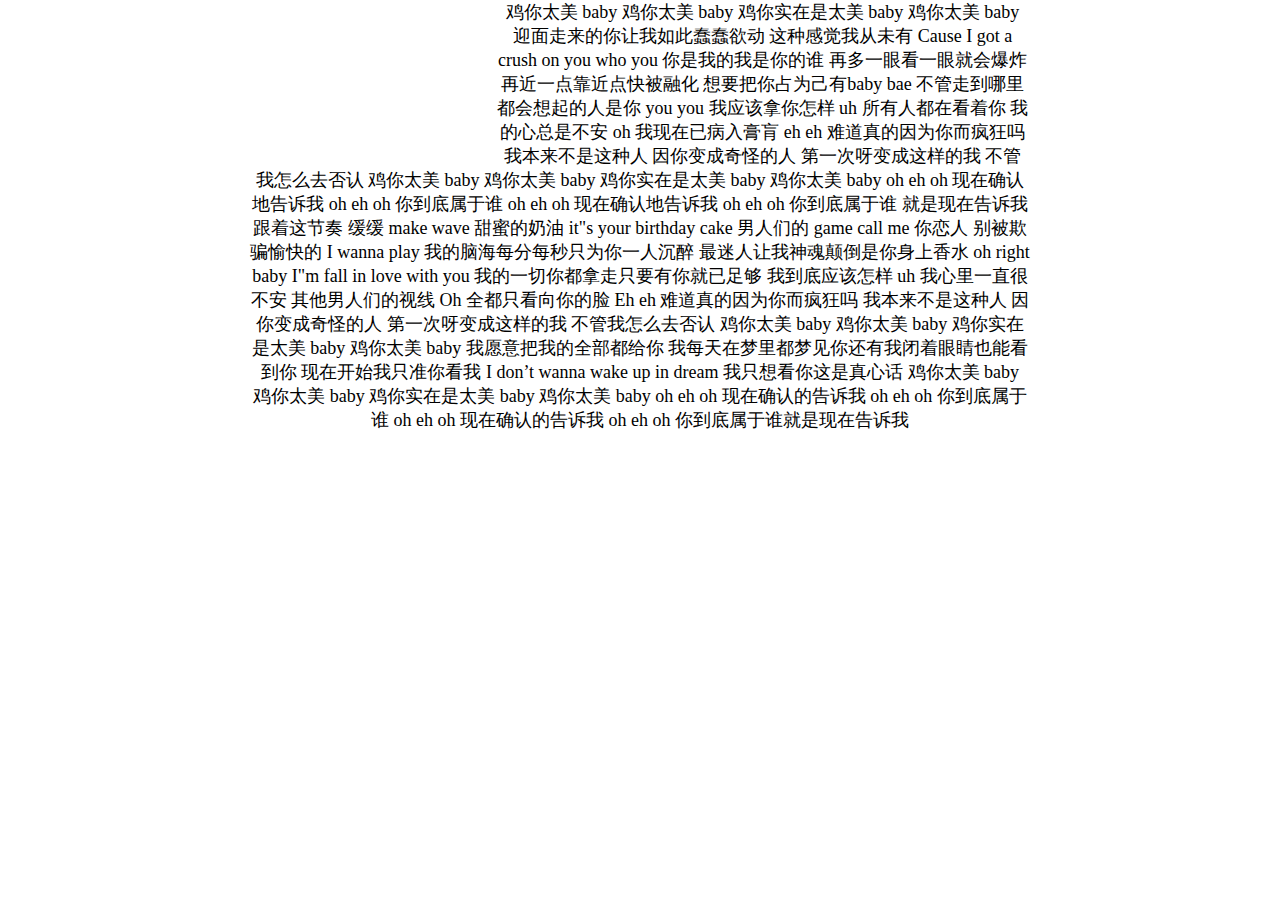
<file: index.html>
<!DOCTYPE html>
<html lang="en">

<head>
    <meta charset="UTF-8">
    <meta http-equiv="X-UA-Compatible" content="IE=edge">
    <meta name="viewport" content="width=device-width, initial-scale=1.0">
    <title>Document</title>
    <style>
        @keyframes identifier {
            0%{
                background: url('https://img.wumaow.org/upload/tu/56358679.jpg');
                background-size:100% 100%;
                background-repeat: no-repeat;
            }
            50%{
                background: url('https://img.wumaow.org/upload/tu/56358688.jpg');
                background-size:100% 100%;
                background-repeat: no-repeat;
            }
        }
        *{
            margin: 0;
            padding: 0;
        }
        html body {
            box-sizing: border-box;
            /* display: grid; */
            /* grid-template-columns: 50% 50%; */
            font-size: 18px;
            max-width: 800px;
            margin: 0 auto;
        }
        .ci {
            height: 100%;
            text-align: center;
            padding: 0 10px;
        }

        span {
            background: linear-gradient(45deg, rgb(255, 0, 0), rgb(255, 217, 0), rgb(85, 255, 0)) no-repeat bottom left;
            background-size: 0 2px;
            transition: all 1s;
            transition-timing-function: linear;
        }

        div>span:hover {
            background-size: 100% 2px;
            background-position-x: left;
        }
        .tu{
            width: calc(765px / 3);
            height: calc(480px / 3);
            animation: identifier 5s infinite;
            background: url('https://img.wumaow.org/upload/tu/56358679.jpg');
            background-size:100% 100%;
            background-repeat: no-repeat;
            float: left;
        }
    </style>
</head>

<body>
    <div class="tu">

    </div>
    <div class="ci">
        <span>
            鸡你太美 baby 鸡你太美 baby

            鸡你实在是太美 baby 鸡你太美 baby

            迎面走来的你让我如此蠢蠢欲动

            这种感觉我从未有

            Cause I got a crush on you who you

            你是我的我是你的谁

            再多一眼看一眼就会爆炸

            再近一点靠近点快被融化

            想要把你占为己有baby bae

            不管走到哪里都会想起的人是你 you you

            我应该拿你怎样

            uh 所有人都在看着你

            我的心总是不安

            oh 我现在已病入膏肓

            eh eh 难道真的因为你而疯狂吗

            我本来不是这种人

            因你变成奇怪的人

            第一次呀变成这样的我

            不管我怎么去否认

            鸡你太美 baby 鸡你太美 baby

            鸡你实在是太美 baby 鸡你太美 baby

            oh eh oh 现在确认地告诉我

            oh eh oh 你到底属于谁

            oh eh oh 现在确认地告诉我

            oh eh oh 你到底属于谁 就是现在告诉我

            跟着这节奏 缓缓 make wave

            甜蜜的奶油 it"s your birthday cake

            男人们的 game call me 你恋人

            别被欺骗愉快的 I wanna play

            我的脑海每分每秒只为你一人沉醉

            最迷人让我神魂颠倒是你身上香水

            oh right baby I"m fall in love with you

            我的一切你都拿走只要有你就已足够

            我到底应该怎样

            uh 我心里一直很不安

            其他男人们的视线

            Oh 全都只看向你的脸

            Eh eh 难道真的因为你而疯狂吗

            我本来不是这种人

            因你变成奇怪的人

            第一次呀变成这样的我

            不管我怎么去否认

            鸡你太美 baby 鸡你太美 baby

            鸡你实在是太美 baby 鸡你太美 baby

            我愿意把我的全部都给你

            我每天在梦里都梦见你还有我闭着眼睛也能看到你

            现在开始我只准你看我

            I don’t wanna wake up in dream 我只想看你这是真心话

            鸡你太美 baby 鸡你太美 baby

            鸡你实在是太美 baby 鸡你太美 baby

            oh eh oh 现在确认的告诉我

            oh eh oh 你到底属于谁

            oh eh oh 现在确认的告诉我

            oh eh oh 你到底属于谁就是现在告诉我
        </span>
    </div>

</body>

</html>
</file>
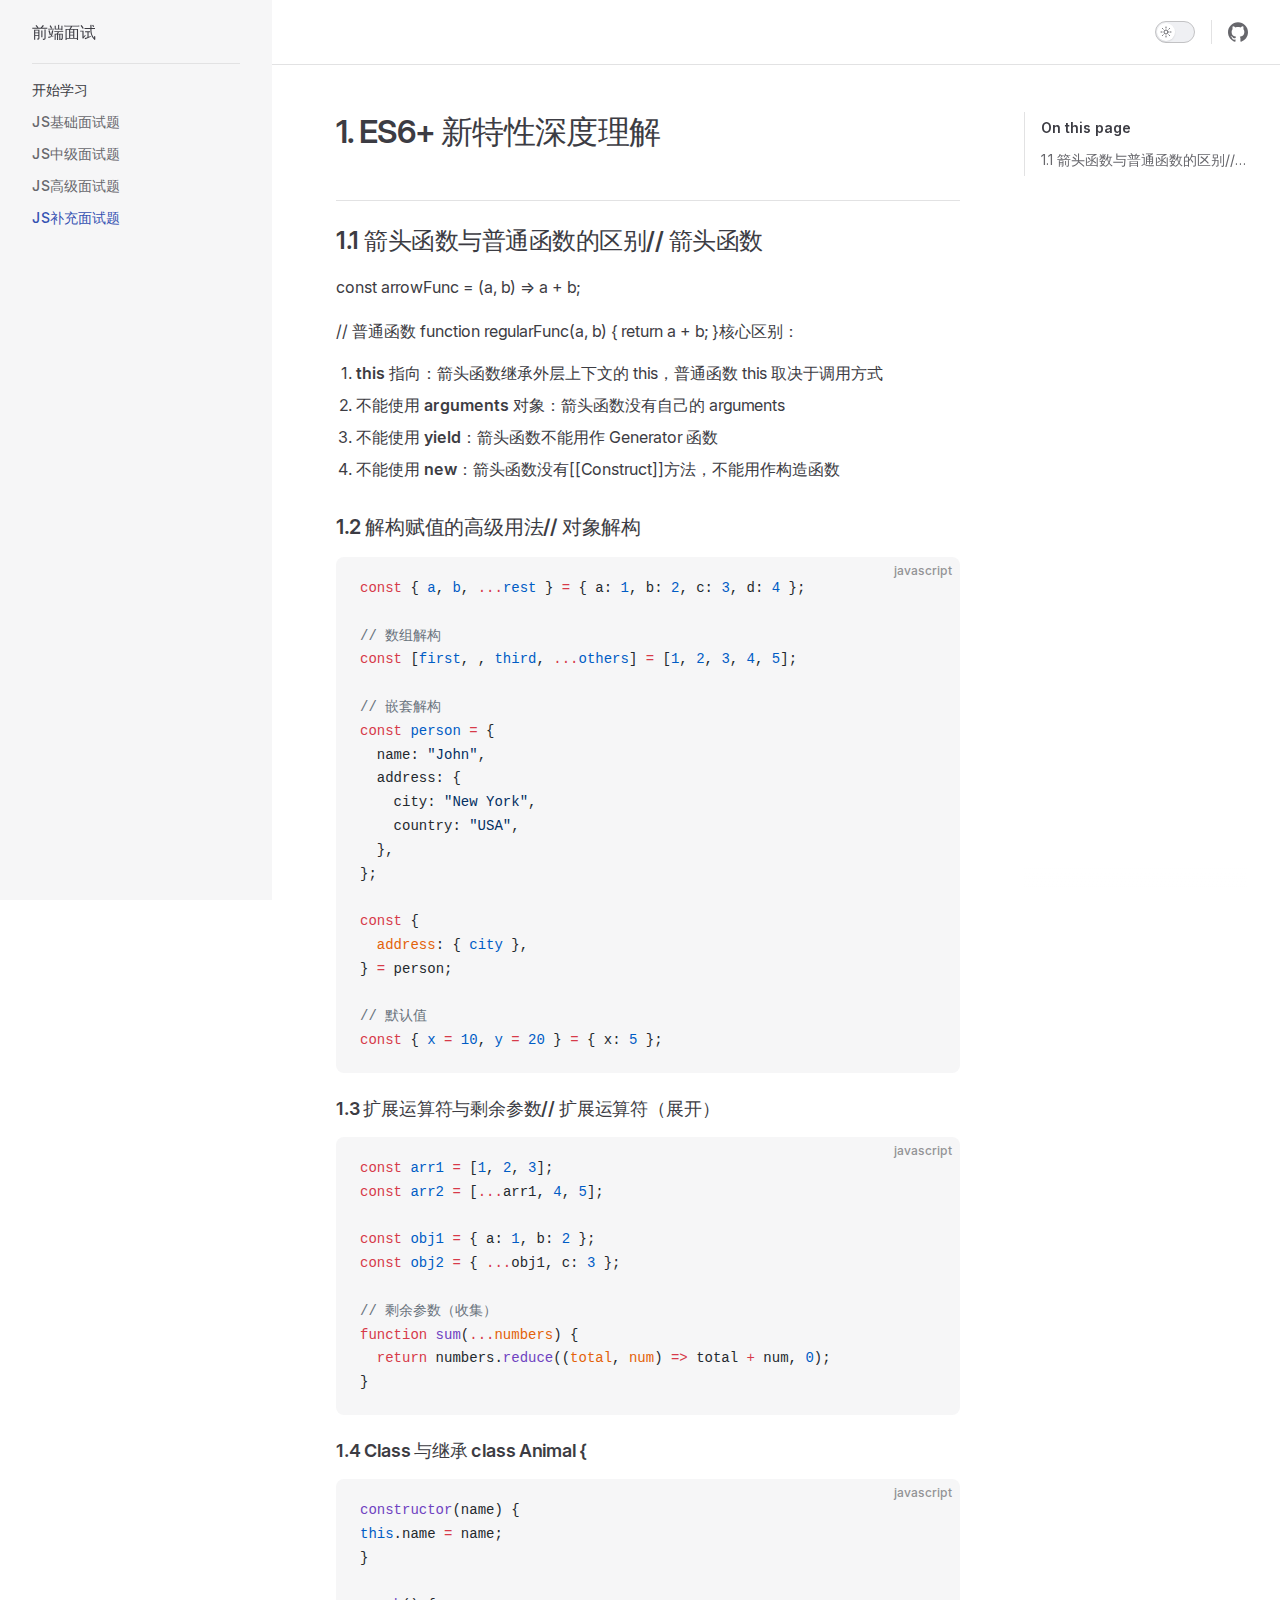
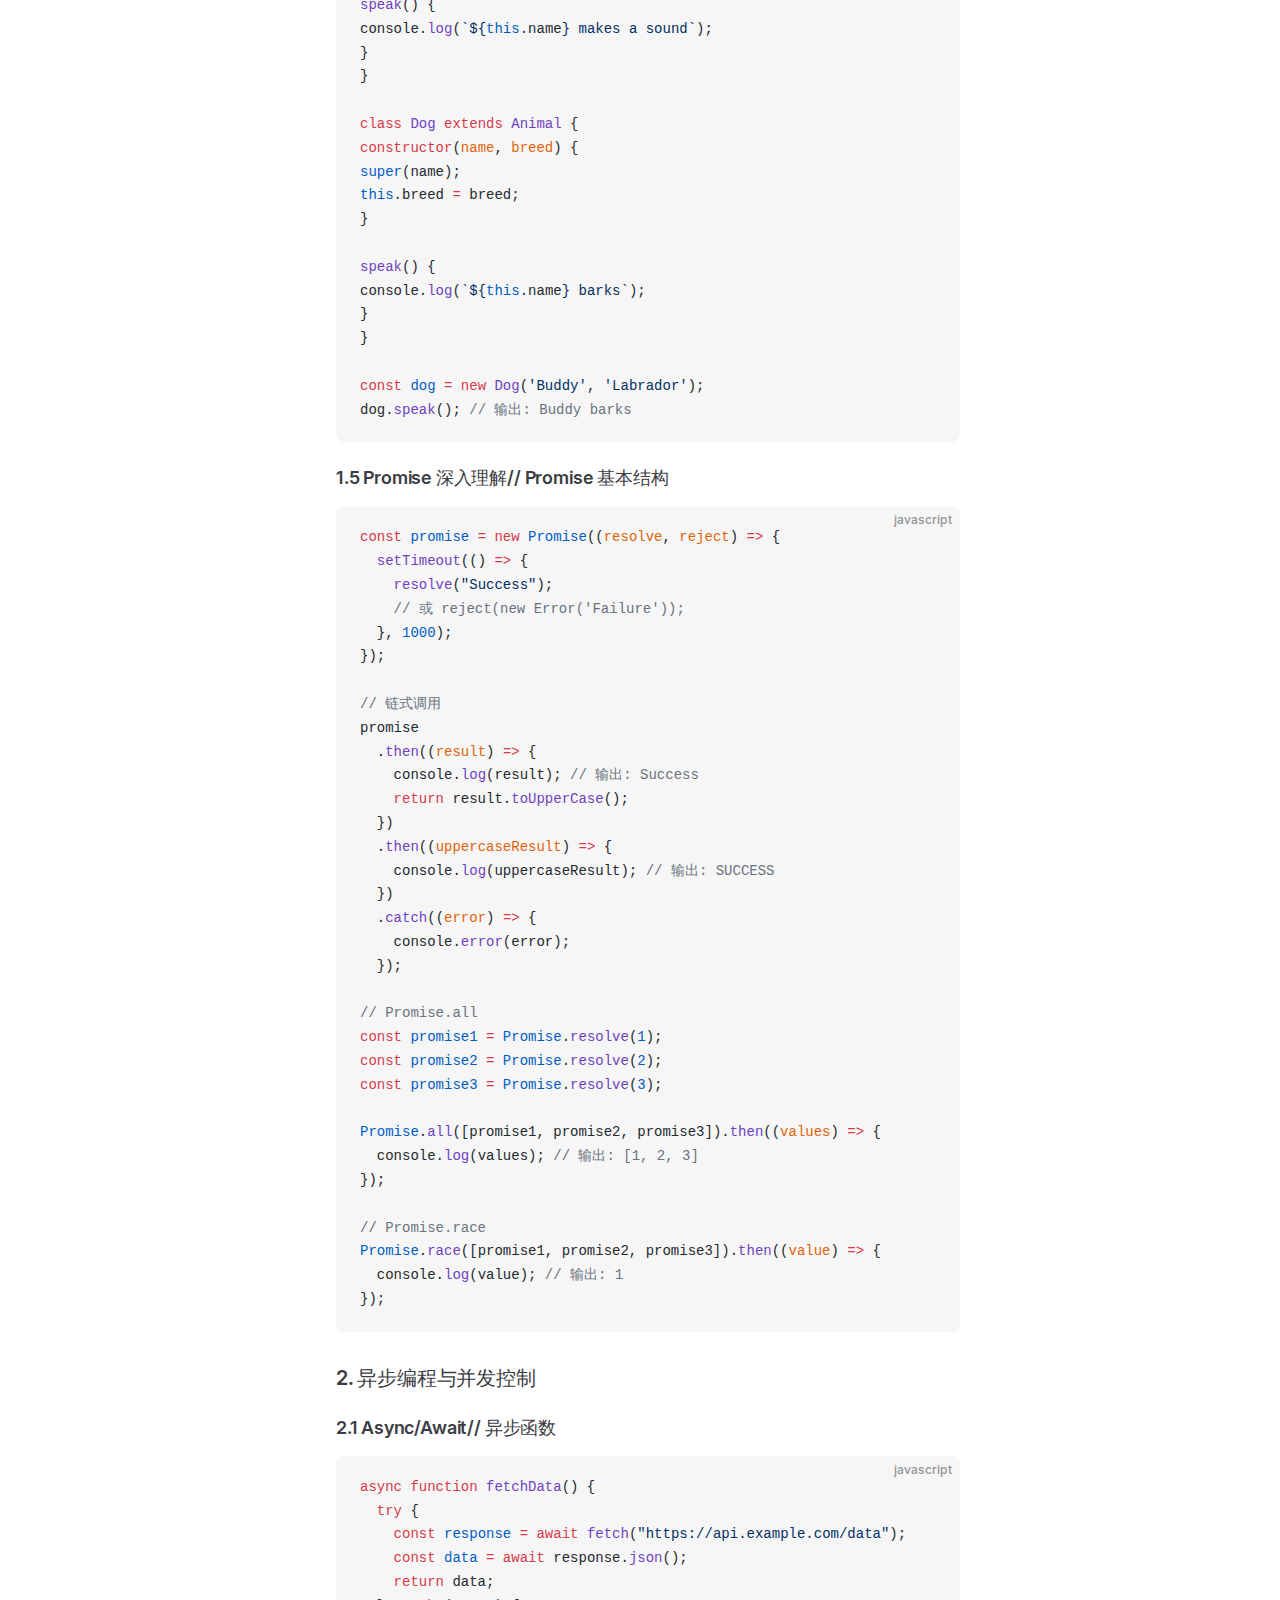
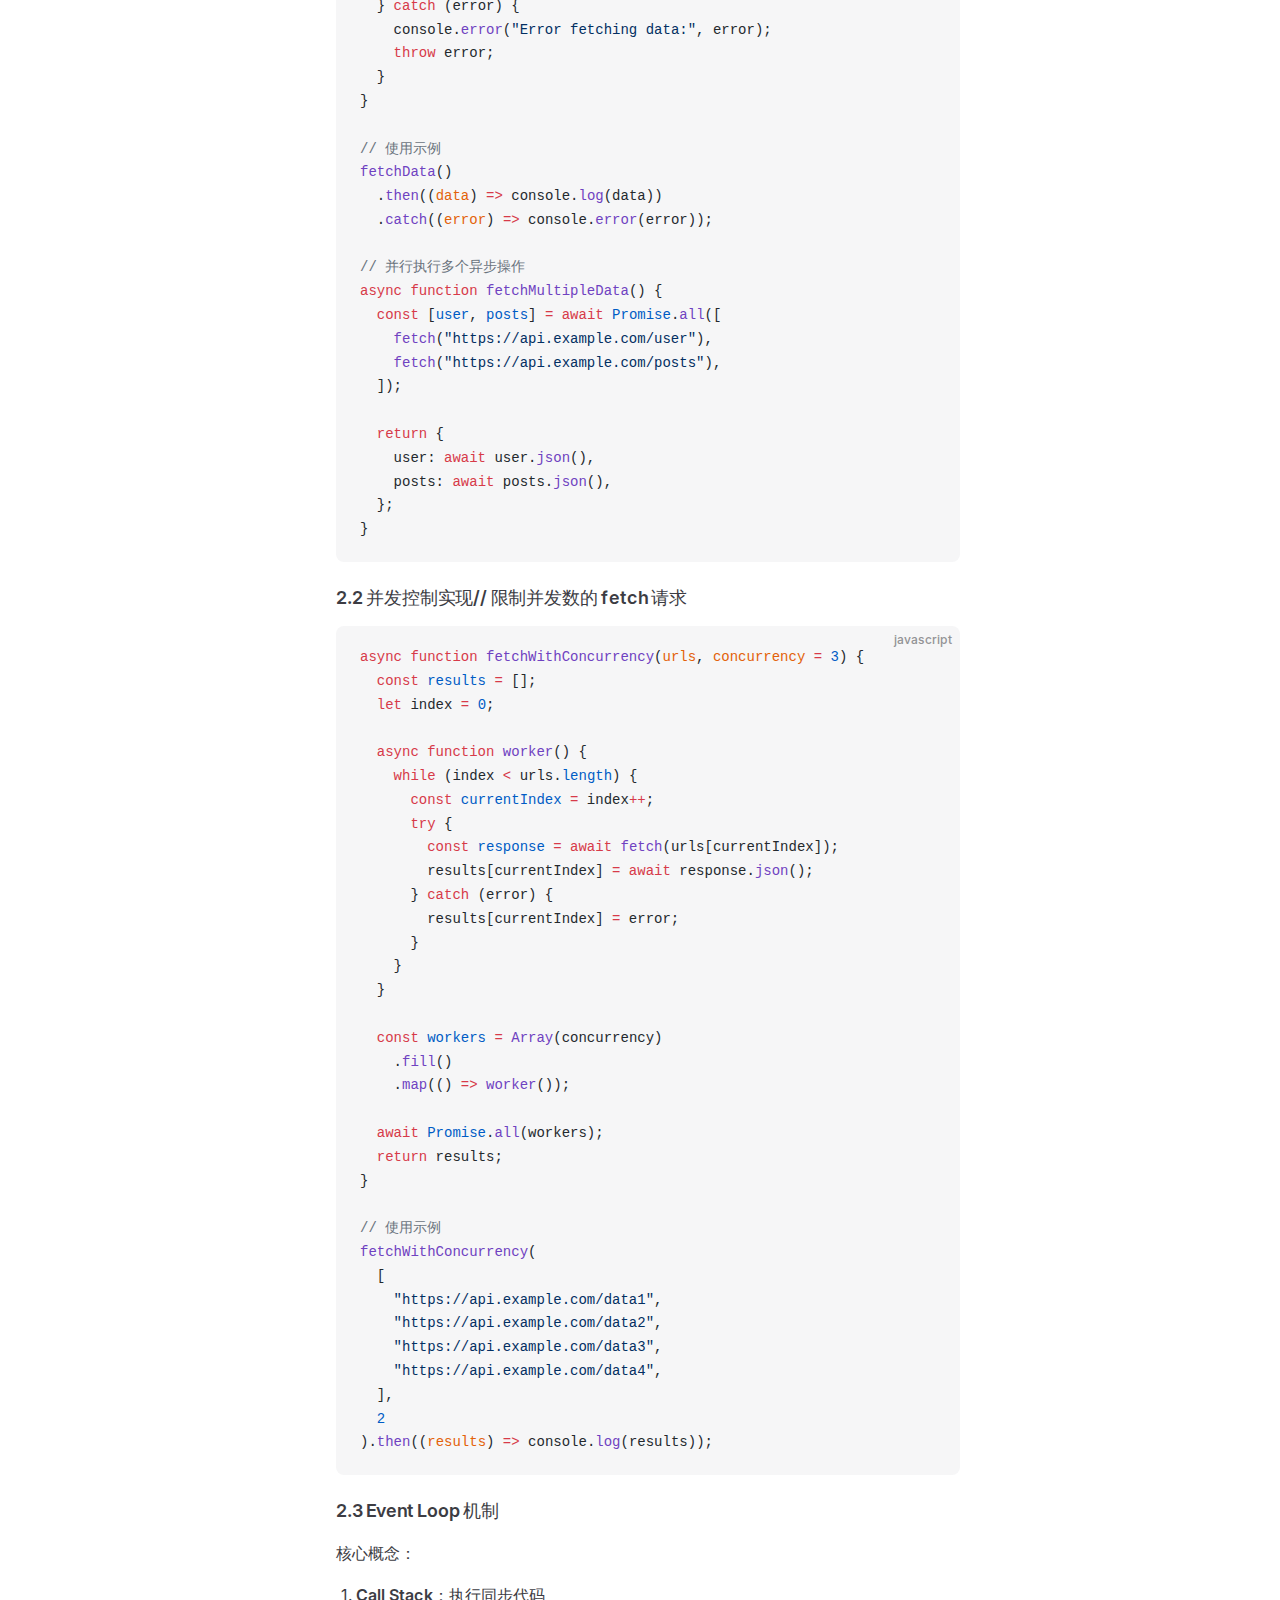
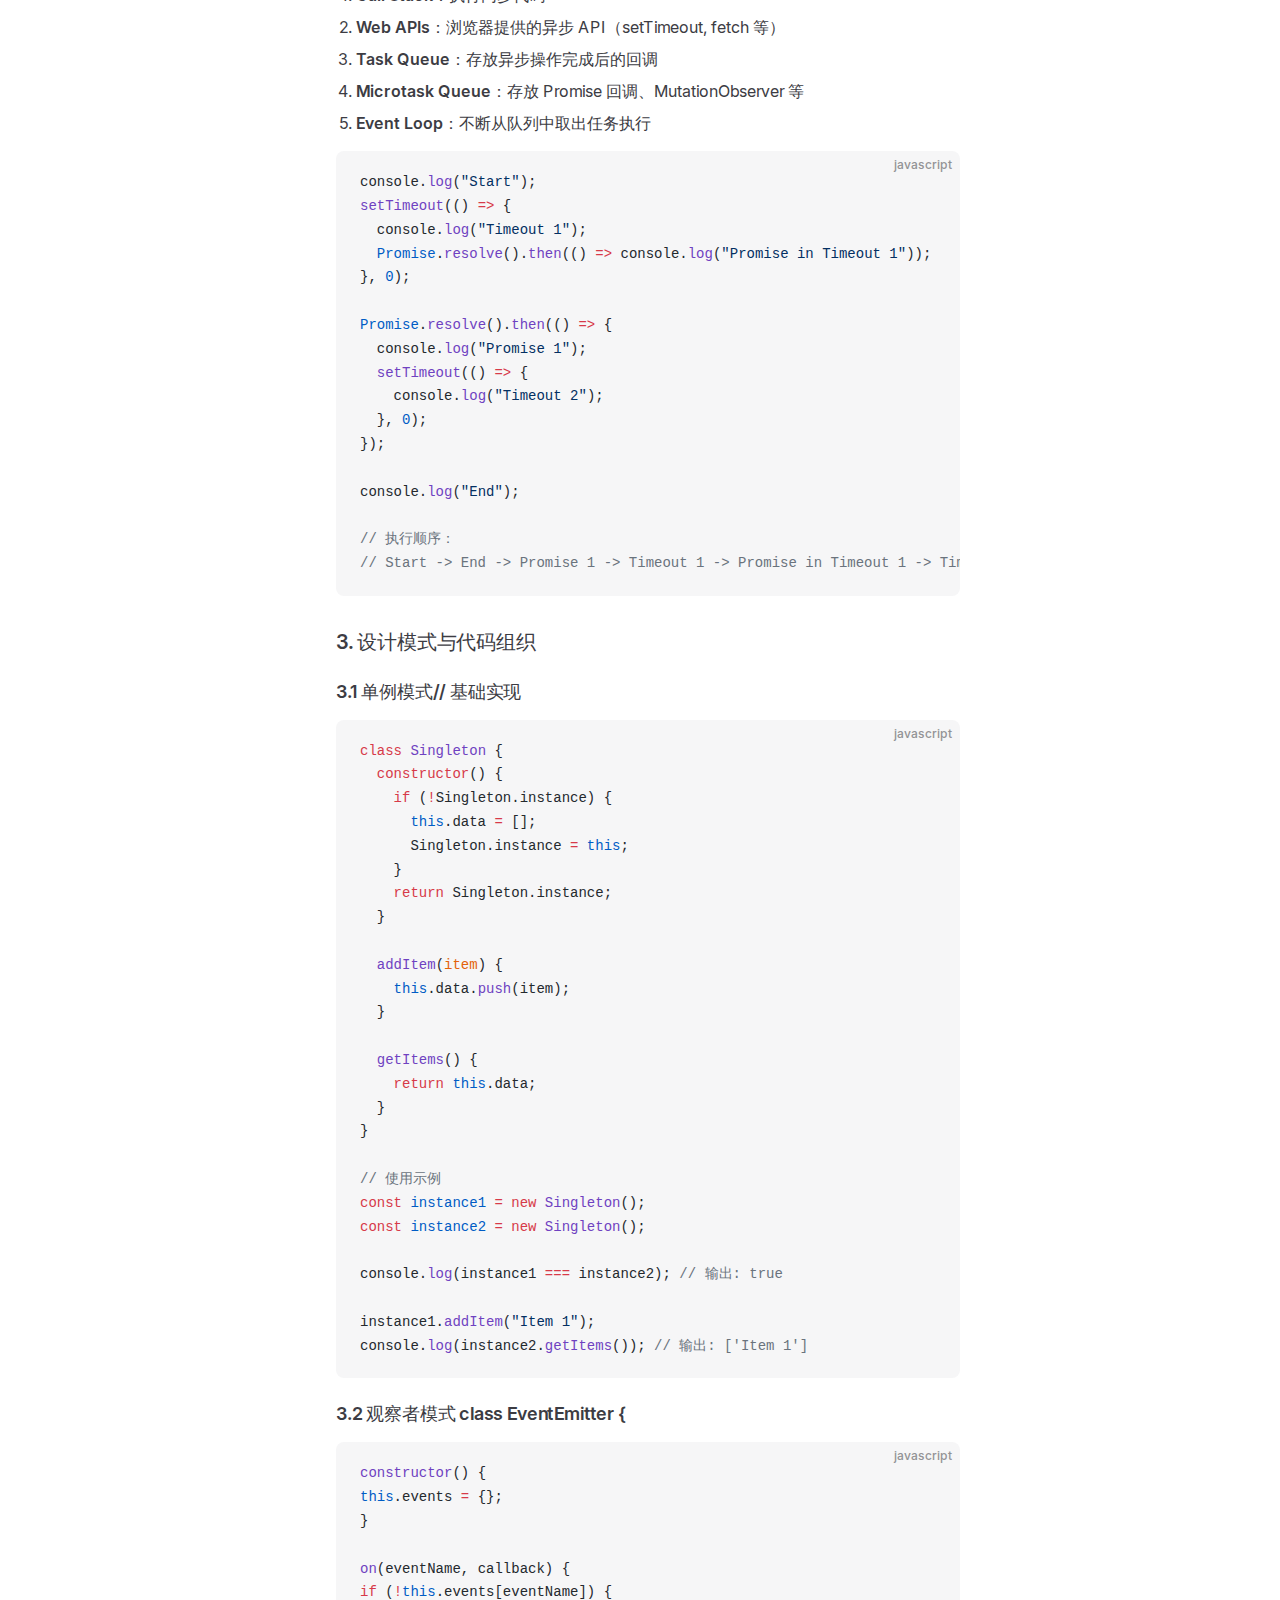
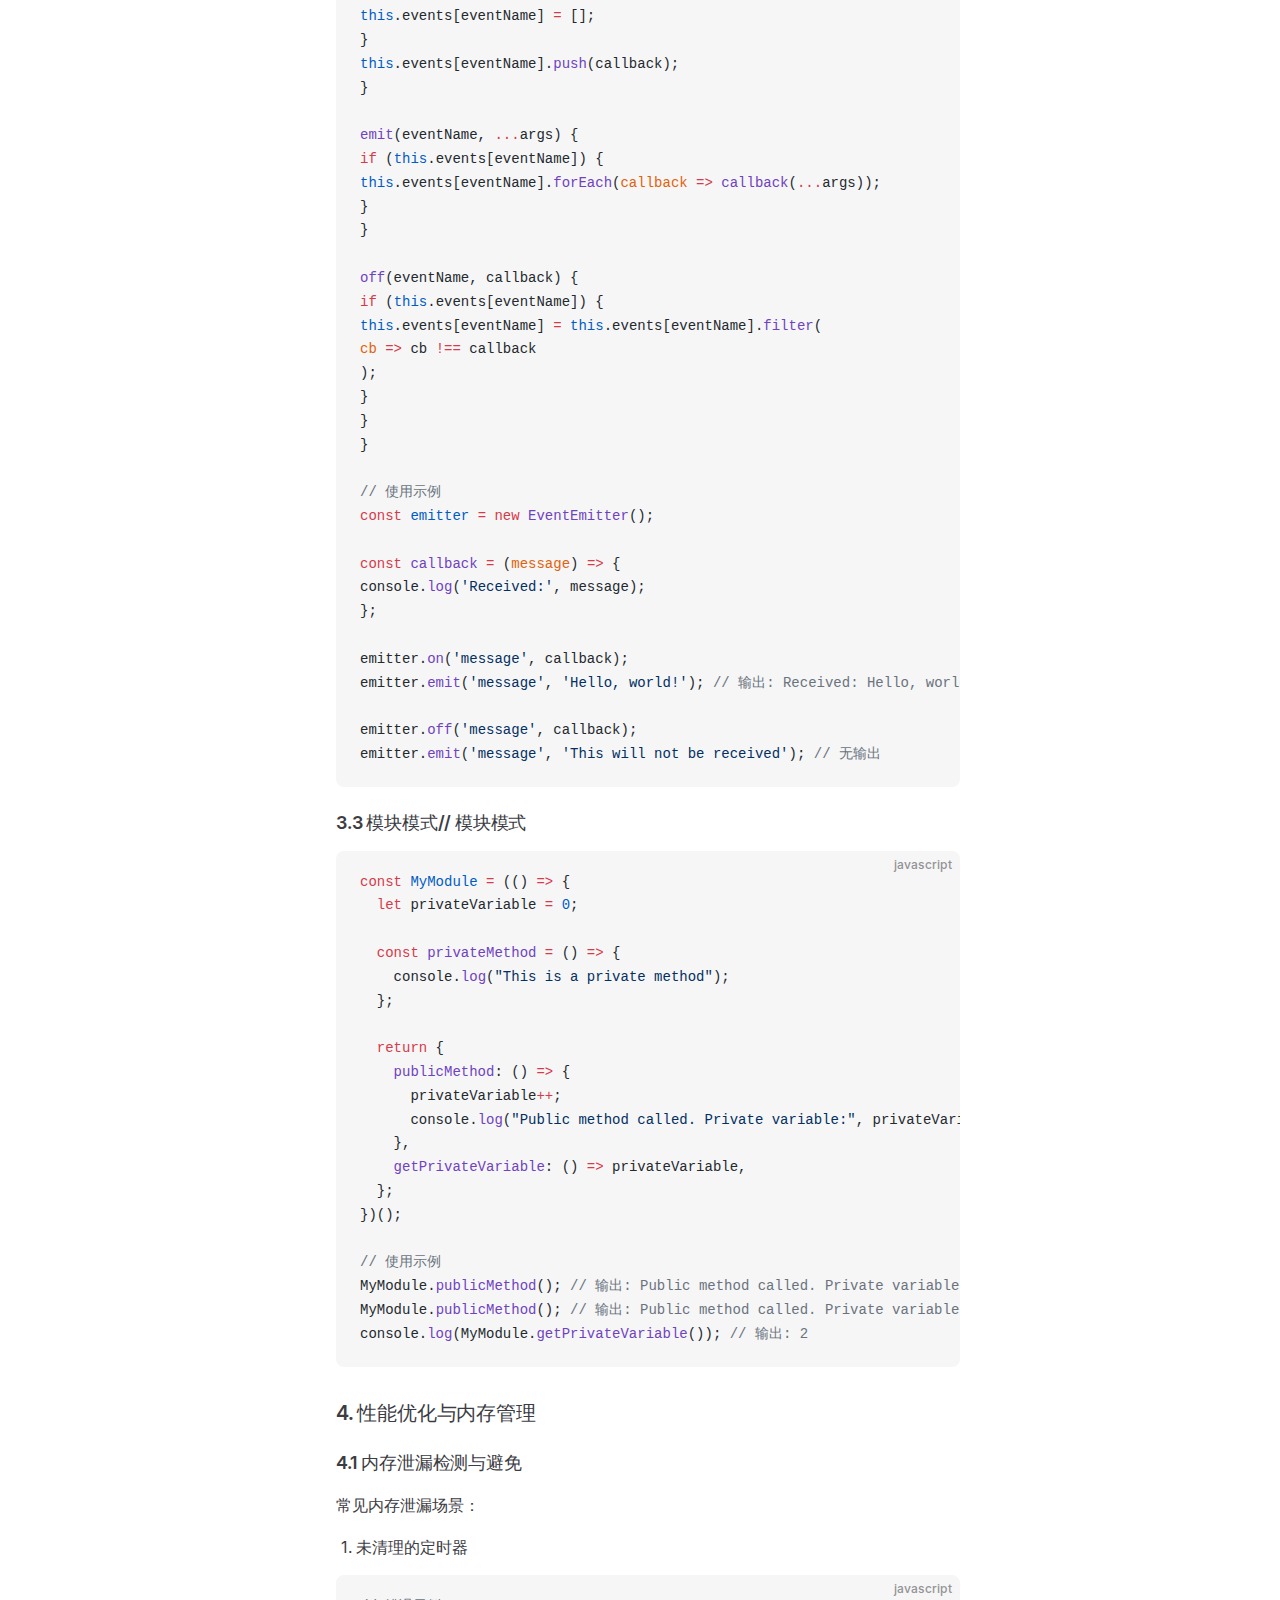
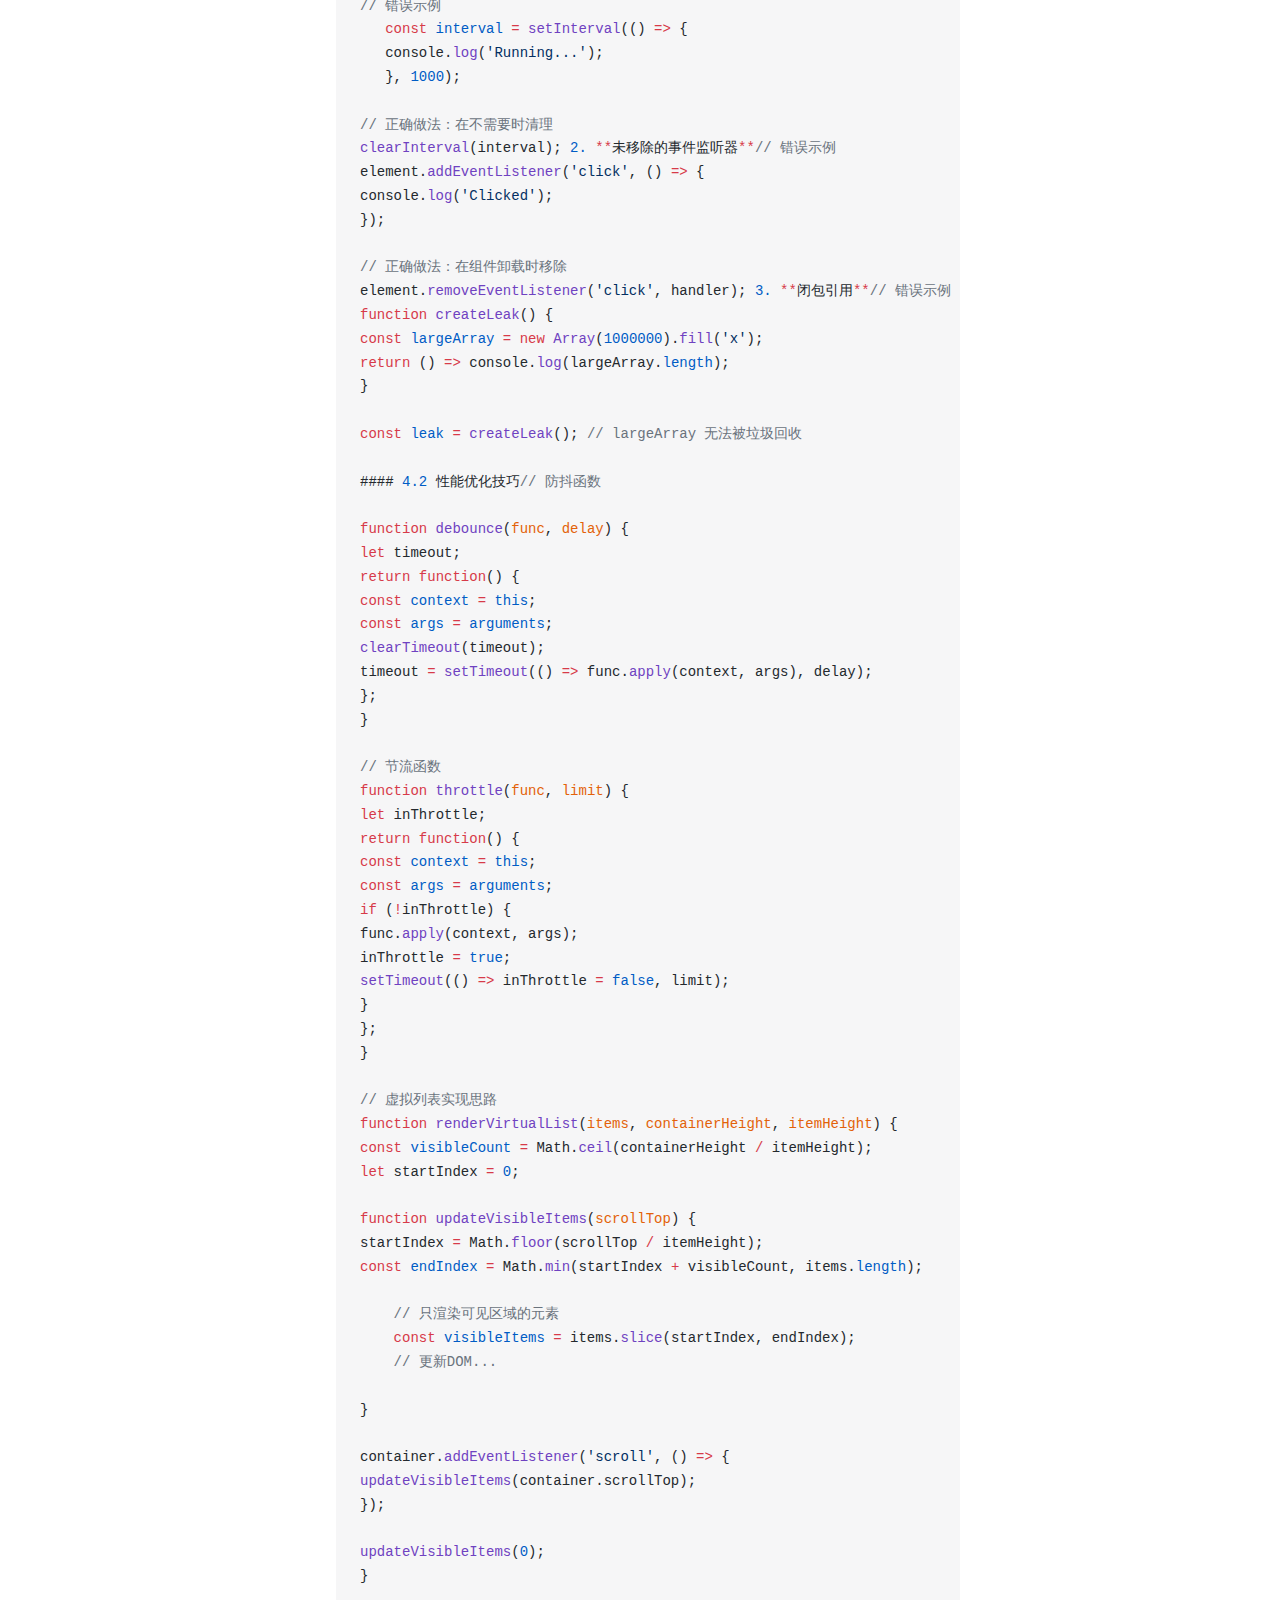
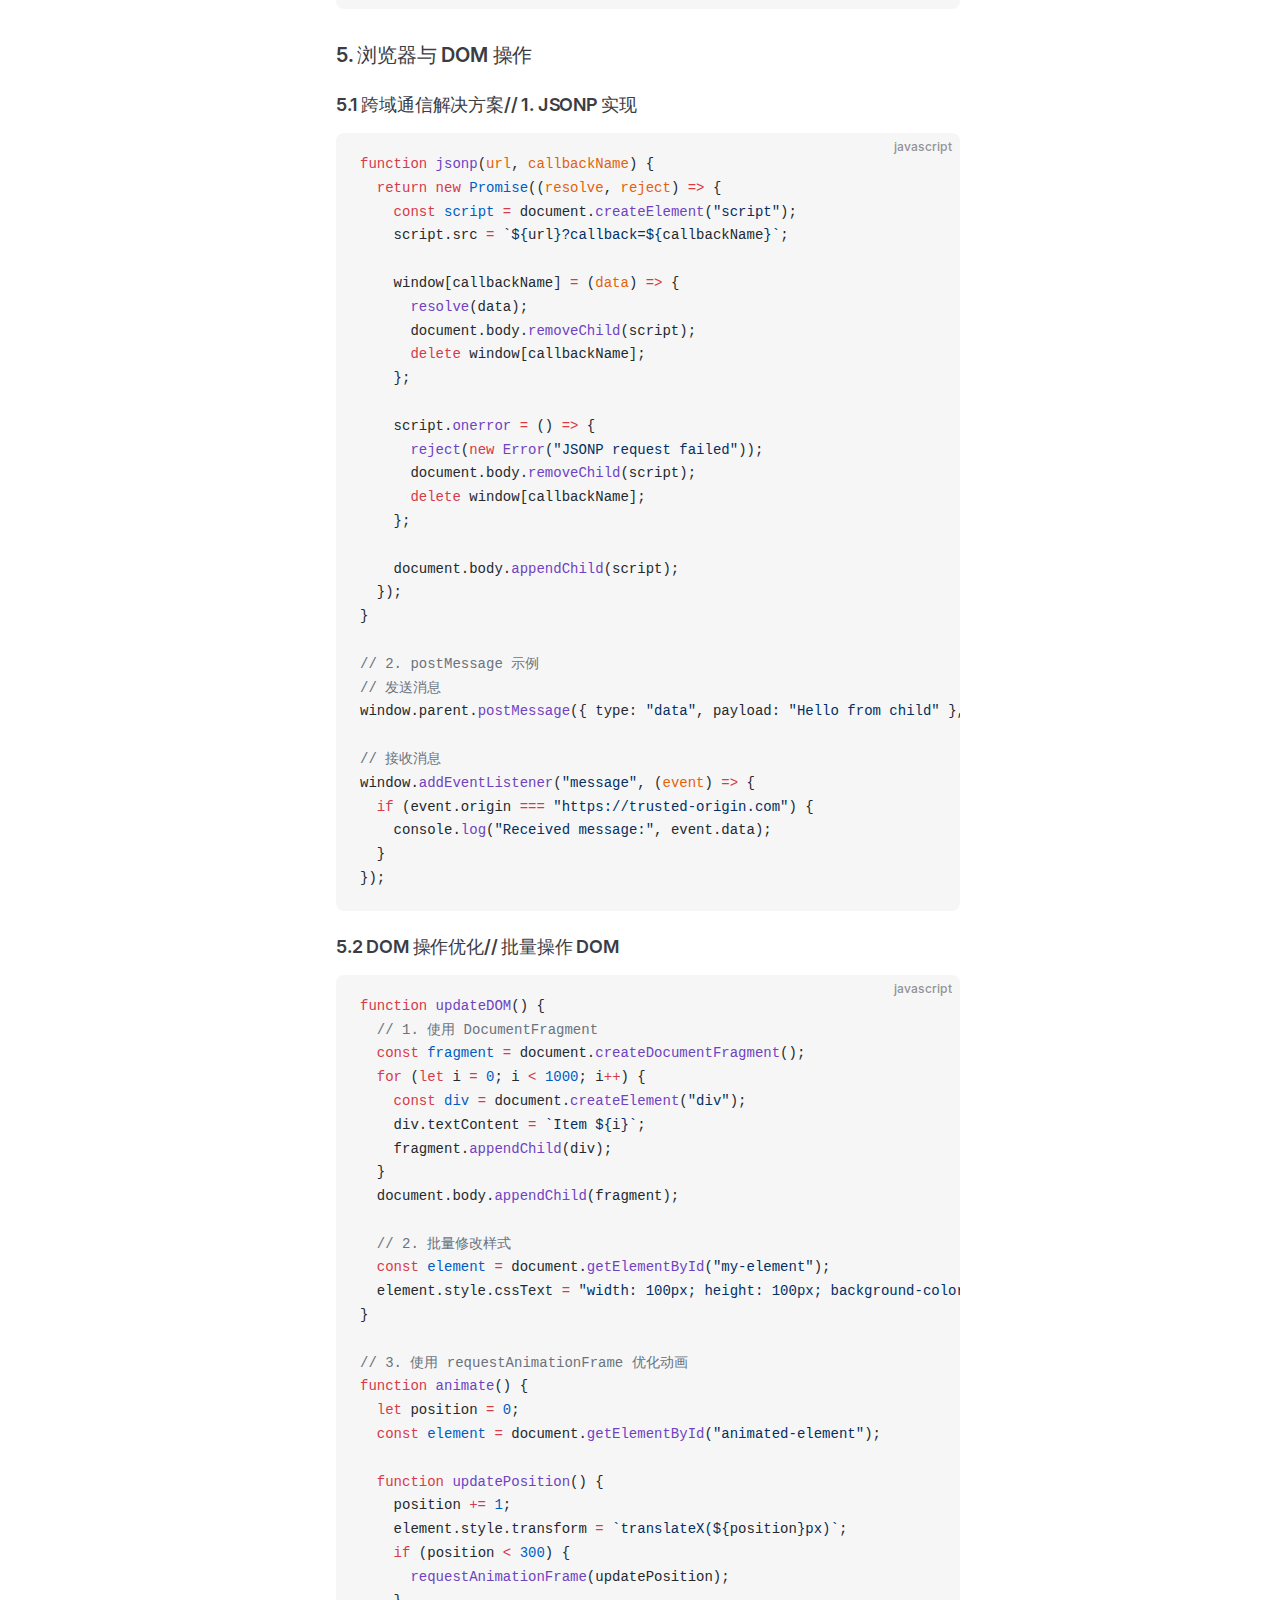
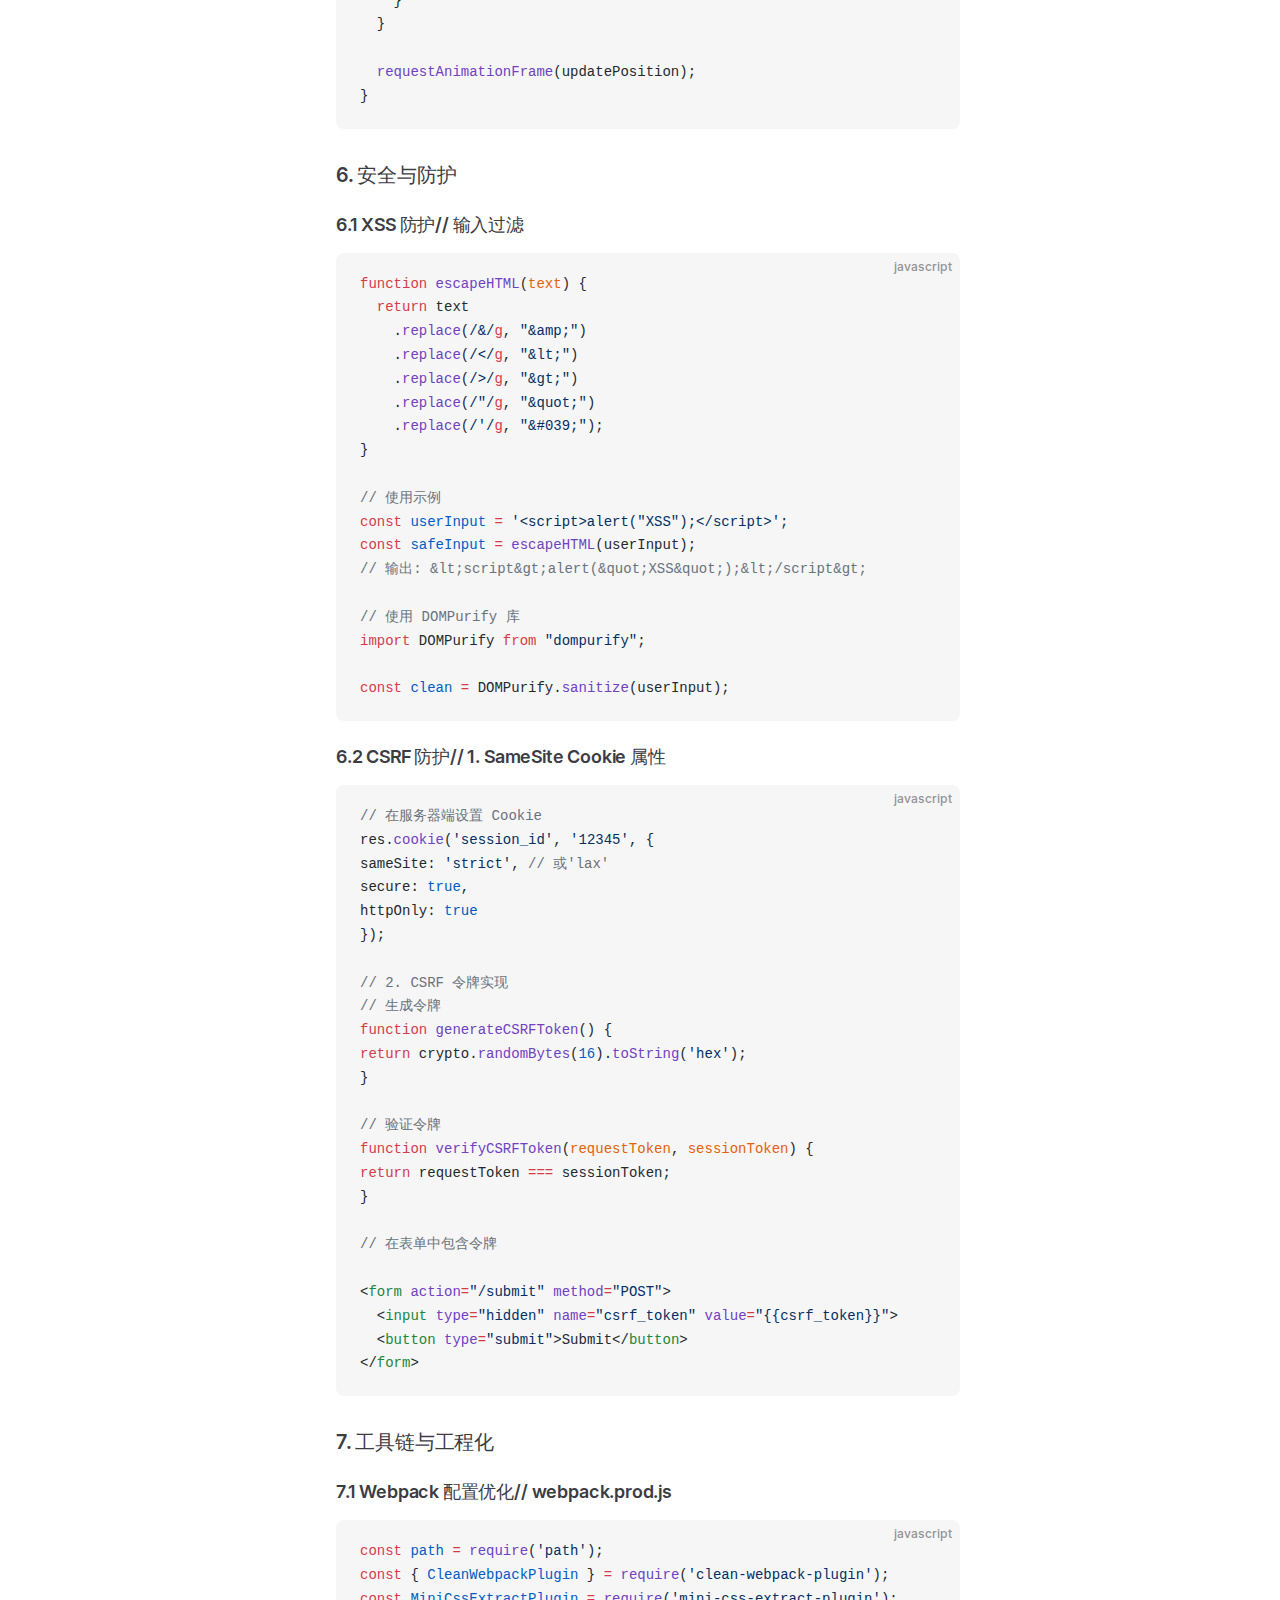
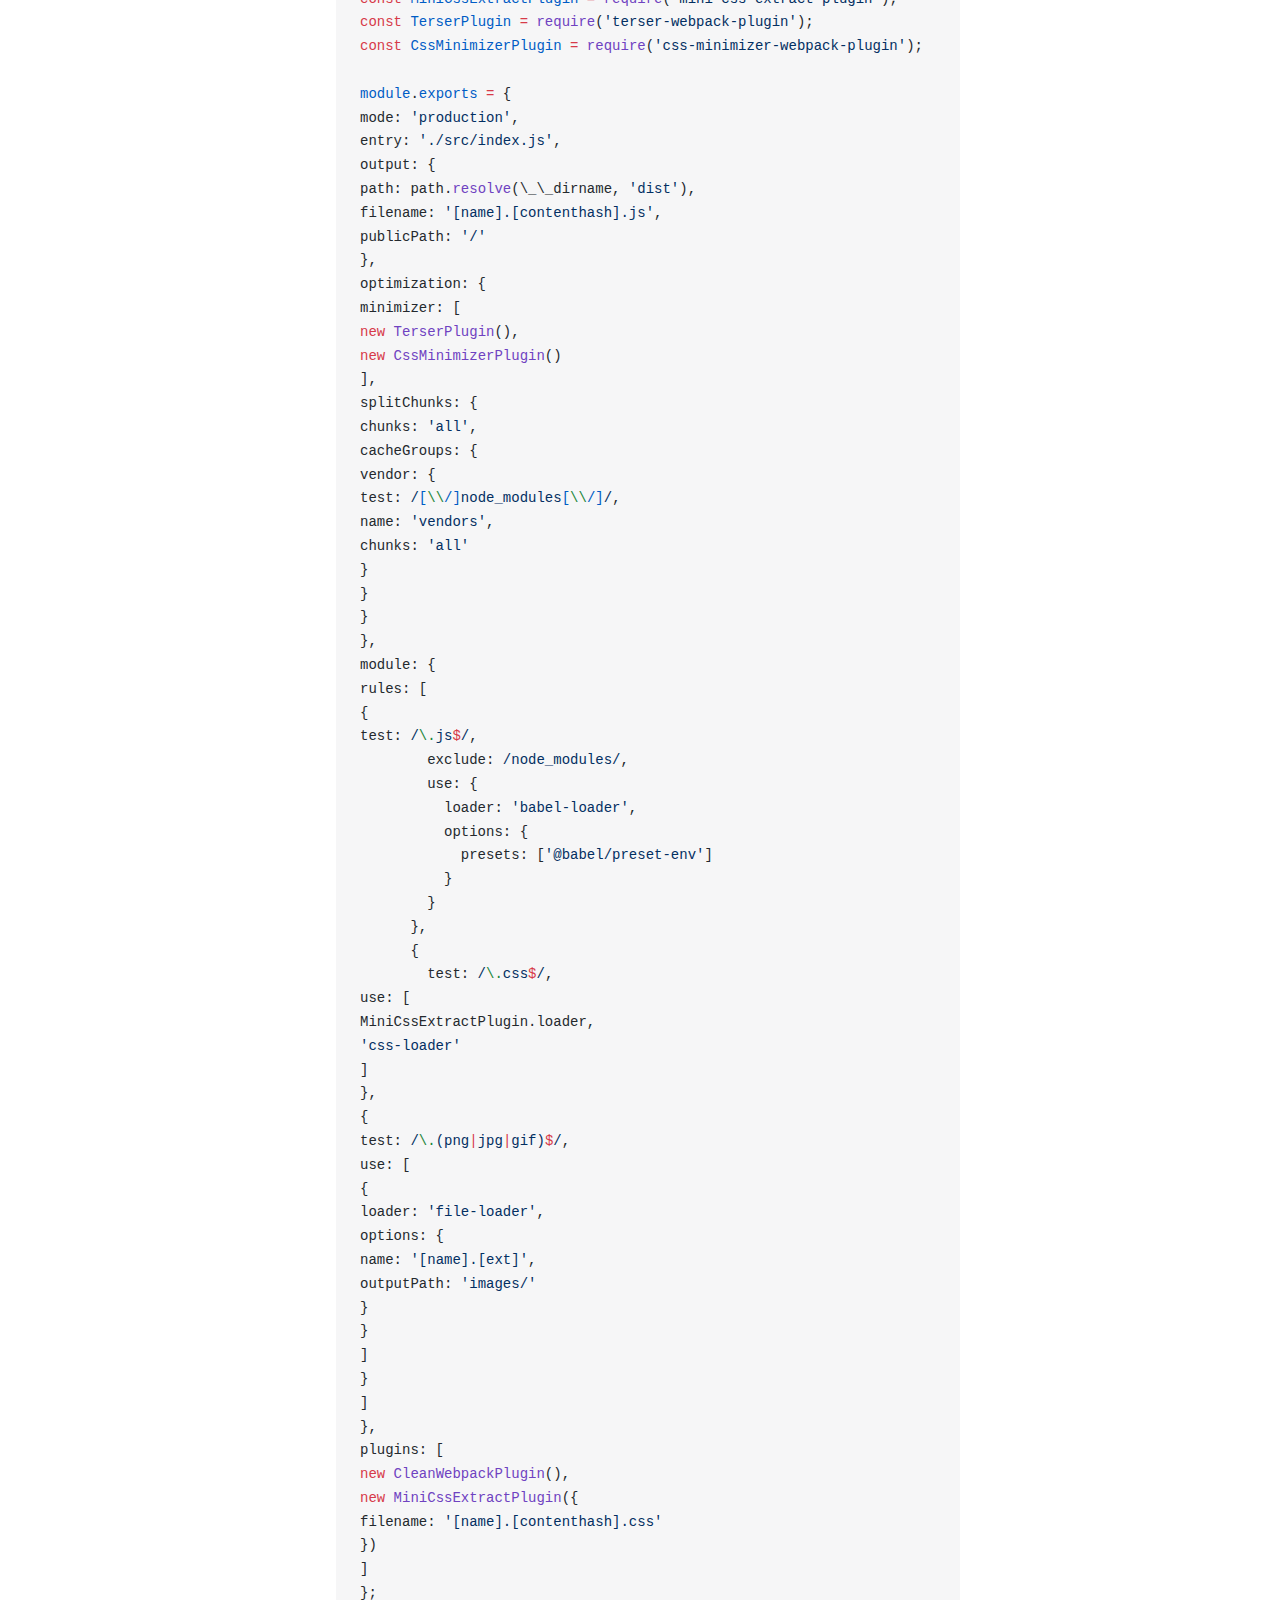
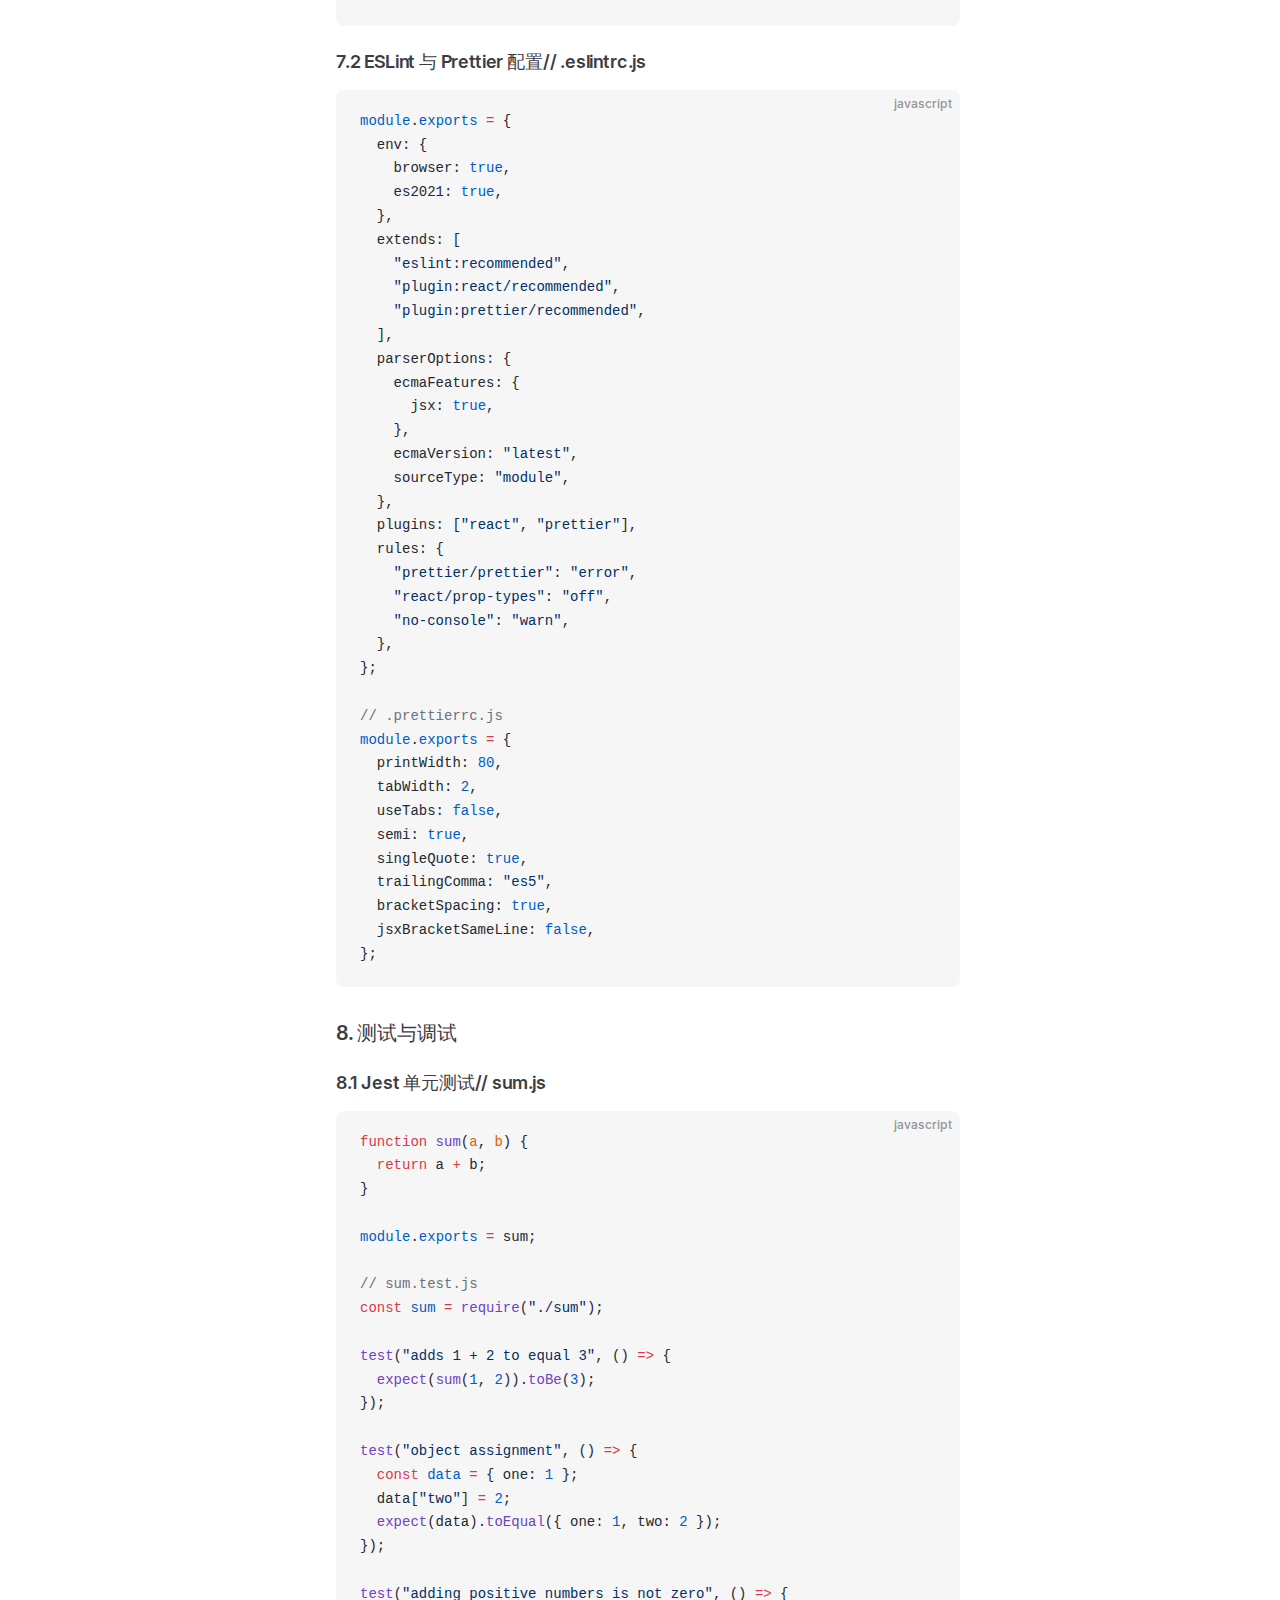
<file: start-Learning/js-advanced-interview-questions-2.html>
<!DOCTYPE html>
<html lang="en-US" dir="ltr">
  <head>
    <meta charset="utf-8">
    <meta name="viewport" content="width=device-width,initial-scale=1">
    <title>1. ES6+ 新特性深度理解 | 前端面试</title>
    <meta name="description" content="前端面试">
    <meta name="generator" content="VitePress v1.6.3">
    <link rel="preload stylesheet" href="/assets/style.xWaBtBkJ.css" as="style">
    <link rel="preload stylesheet" href="/vp-icons.css" as="style">
    
    <script type="module" src="/assets/app.DblBQE8y.js"></script>
    <link rel="preload" href="/assets/inter-roman-latin.Di8DUHzh.woff2" as="font" type="font/woff2" crossorigin="">
    <link rel="modulepreload" href="/assets/chunks/theme.0oUK0NHD.js">
    <link rel="modulepreload" href="/assets/chunks/framework.Dgg8-8ov.js">
    <link rel="modulepreload" href="/assets/start-Learning_js-advanced-interview-questions-2.md.BTdWHl_m.lean.js">
    <script id="check-dark-mode">(()=>{const e=localStorage.getItem("vitepress-theme-appearance")||"auto",a=window.matchMedia("(prefers-color-scheme: dark)").matches;(!e||e==="auto"?a:e==="dark")&&document.documentElement.classList.add("dark")})();</script>
    <script id="check-mac-os">document.documentElement.classList.toggle("mac",/Mac|iPhone|iPod|iPad/i.test(navigator.platform));</script>
  </head>
  <body>
    <div id="app"><div class="Layout" data-v-7c803d7d><!--[--><!--]--><!--[--><span tabindex="-1" data-v-fb09bc48></span><a href="#VPContent" class="VPSkipLink visually-hidden" data-v-fb09bc48>Skip to content</a><!--]--><!----><header class="VPNav" data-v-7c803d7d data-v-d277ba5f><div class="VPNavBar" data-v-d277ba5f data-v-4eed335f><div class="wrapper" data-v-4eed335f><div class="container" data-v-4eed335f><div class="title" data-v-4eed335f><div class="VPNavBarTitle has-sidebar" data-v-4eed335f data-v-cc35f9f3><a class="title" href="/" data-v-cc35f9f3><!--[--><!--]--><!----><span data-v-cc35f9f3>前端面试</span><!--[--><!--]--></a></div></div><div class="content" data-v-4eed335f><div class="content-body" data-v-4eed335f><!--[--><!--]--><div class="VPNavBarSearch search" data-v-4eed335f><!----></div><!----><!----><div class="VPNavBarAppearance appearance" data-v-4eed335f data-v-e8ee28da><button class="VPSwitch VPSwitchAppearance" type="button" role="switch" title aria-checked="false" data-v-e8ee28da data-v-8c664956 data-v-bbc05ca6><span class="check" data-v-bbc05ca6><span class="icon" data-v-bbc05ca6><!--[--><span class="vpi-sun sun" data-v-8c664956></span><span class="vpi-moon moon" data-v-8c664956></span><!--]--></span></span></button></div><div class="VPSocialLinks VPNavBarSocialLinks social-links" data-v-4eed335f data-v-4c75ccfc data-v-29cdb75f><!--[--><a class="VPSocialLink no-icon" href="https://gitee.com/Lalaniya/js-interview" aria-label="github" target="_blank" rel="noopener" data-v-29cdb75f data-v-b957a459><span class="vpi-social-github"></span></a><!--]--></div><div class="VPFlyout VPNavBarExtra extra" data-v-4eed335f data-v-9d7447b4 data-v-019c94c2><button type="button" class="button" aria-haspopup="true" aria-expanded="false" aria-label="extra navigation" data-v-019c94c2><span class="vpi-more-horizontal icon" data-v-019c94c2></span></button><div class="menu" data-v-019c94c2><div class="VPMenu" data-v-019c94c2 data-v-8b2f3a7c><!----><!--[--><!--[--><!----><div class="group" data-v-9d7447b4><div class="item appearance" data-v-9d7447b4><p class="label" data-v-9d7447b4>Appearance</p><div class="appearance-action" data-v-9d7447b4><button class="VPSwitch VPSwitchAppearance" type="button" role="switch" title aria-checked="false" data-v-9d7447b4 data-v-8c664956 data-v-bbc05ca6><span class="check" data-v-bbc05ca6><span class="icon" data-v-bbc05ca6><!--[--><span class="vpi-sun sun" data-v-8c664956></span><span class="vpi-moon moon" data-v-8c664956></span><!--]--></span></span></button></div></div></div><div class="group" data-v-9d7447b4><div class="item social-links" data-v-9d7447b4><div class="VPSocialLinks social-links-list" data-v-9d7447b4 data-v-29cdb75f><!--[--><a class="VPSocialLink no-icon" href="https://gitee.com/Lalaniya/js-interview" aria-label="github" target="_blank" rel="noopener" data-v-29cdb75f data-v-b957a459><span class="vpi-social-github"></span></a><!--]--></div></div></div><!--]--><!--]--></div></div></div><!--[--><!--]--><button type="button" class="VPNavBarHamburger hamburger" aria-label="mobile navigation" aria-expanded="false" aria-controls="VPNavScreen" data-v-4eed335f data-v-2b155ee9><span class="container" data-v-2b155ee9><span class="top" data-v-2b155ee9></span><span class="middle" data-v-2b155ee9></span><span class="bottom" data-v-2b155ee9></span></span></button></div></div></div></div><div class="divider" data-v-4eed335f><div class="divider-line" data-v-4eed335f></div></div></div><!----></header><div class="VPLocalNav has-sidebar empty" data-v-7c803d7d data-v-64ac960c><div class="container" data-v-64ac960c><button class="menu" aria-expanded="false" aria-controls="VPSidebarNav" data-v-64ac960c><span class="vpi-align-left menu-icon" data-v-64ac960c></span><span class="menu-text" data-v-64ac960c>Menu</span></button><div class="VPLocalNavOutlineDropdown" style="--vp-vh:0px;" data-v-64ac960c data-v-2489f416><button data-v-2489f416>Return to top</button><!----></div></div></div><aside class="VPSidebar" data-v-7c803d7d data-v-6d6aac87><div class="curtain" data-v-6d6aac87></div><nav class="nav" id="VPSidebarNav" aria-labelledby="sidebar-aria-label" tabindex="-1" data-v-6d6aac87><span class="visually-hidden" id="sidebar-aria-label" data-v-6d6aac87> Sidebar Navigation </span><!--[--><!--]--><!--[--><div class="no-transition group" data-v-0e54959d><section class="VPSidebarItem level-0 has-active" data-v-0e54959d data-v-6a1ca405><div class="item" role="button" tabindex="0" data-v-6a1ca405><div class="indicator" data-v-6a1ca405></div><h2 class="text" data-v-6a1ca405>开始学习</h2><!----></div><div class="items" data-v-6a1ca405><!--[--><div class="VPSidebarItem level-1 is-link" data-v-6a1ca405 data-v-6a1ca405><div class="item" data-v-6a1ca405><div class="indicator" data-v-6a1ca405></div><a class="VPLink link link" href="/start-Learning/js-interview-questions.html" data-v-6a1ca405><!--[--><p class="text" data-v-6a1ca405>JS基础面试题</p><!--]--></a><!----></div><!----></div><div class="VPSidebarItem level-1 is-link" data-v-6a1ca405 data-v-6a1ca405><div class="item" data-v-6a1ca405><div class="indicator" data-v-6a1ca405></div><a class="VPLink link link" href="/start-Learning/js-intermediate-interview-questions.html" data-v-6a1ca405><!--[--><p class="text" data-v-6a1ca405>JS中级面试题</p><!--]--></a><!----></div><!----></div><div class="VPSidebarItem level-1 is-link" data-v-6a1ca405 data-v-6a1ca405><div class="item" data-v-6a1ca405><div class="indicator" data-v-6a1ca405></div><a class="VPLink link link" href="/start-Learning/js-advanced-interview-questions.html" data-v-6a1ca405><!--[--><p class="text" data-v-6a1ca405>JS高级面试题</p><!--]--></a><!----></div><!----></div><div class="VPSidebarItem level-1 is-link" data-v-6a1ca405 data-v-6a1ca405><div class="item" data-v-6a1ca405><div class="indicator" data-v-6a1ca405></div><a class="VPLink link link" href="/start-Learning/js-advanced-interview-questions-2.html" data-v-6a1ca405><!--[--><p class="text" data-v-6a1ca405>JS补充面试题</p><!--]--></a><!----></div><!----></div><!--]--></div></section></div><!--]--><!--[--><!--]--></nav></aside><div class="VPContent has-sidebar" id="VPContent" data-v-7c803d7d data-v-a5d3c0fe><div class="VPDoc has-sidebar has-aside" data-v-a5d3c0fe data-v-5a987885><!--[--><!--]--><div class="container" data-v-5a987885><div class="aside" data-v-5a987885><div class="aside-curtain" data-v-5a987885></div><div class="aside-container" data-v-5a987885><div class="aside-content" data-v-5a987885><div class="VPDocAside" data-v-5a987885 data-v-c5b8410c><!--[--><!--]--><!--[--><!--]--><nav aria-labelledby="doc-outline-aria-label" class="VPDocAsideOutline" data-v-c5b8410c data-v-78ab4f00><div class="content" data-v-78ab4f00><div class="outline-marker" data-v-78ab4f00></div><div aria-level="2" class="outline-title" id="doc-outline-aria-label" role="heading" data-v-78ab4f00>On this page</div><ul class="VPDocOutlineItem root" data-v-78ab4f00 data-v-ca95a57c><!--[--><!--]--></ul></div></nav><!--[--><!--]--><div class="spacer" data-v-c5b8410c></div><!--[--><!--]--><!----><!--[--><!--]--><!--[--><!--]--></div></div></div></div><div class="content" data-v-5a987885><div class="content-container" data-v-5a987885><!--[--><!--]--><main class="main" data-v-5a987885><div style="position:relative;" class="vp-doc _start-Learning_js-advanced-interview-questions-2" data-v-5a987885><div><h1 id="_1-es6-新特性深度理解" tabindex="-1">1. ES6+ 新特性深度理解 <a class="header-anchor" href="#_1-es6-新特性深度理解" aria-label="Permalink to &quot;1. ES6+ 新特性深度理解&quot;">​</a></h1><h2 id="_1-1-箭头函数与普通函数的区别-箭头函数" tabindex="-1">1.1 箭头函数与普通函数的区别// 箭头函数 <a class="header-anchor" href="#_1-1-箭头函数与普通函数的区别-箭头函数" aria-label="Permalink to &quot;1.1 箭头函数与普通函数的区别// 箭头函数&quot;">​</a></h2><p>const arrowFunc = (a, b) =&gt; a + b;</p><p>// 普通函数 function regularFunc(a, b) { return a + b; }<strong>核心区别：</strong></p><ol><li><strong>this 指向</strong>：箭头函数继承外层上下文的 this，普通函数 this 取决于调用方式</li><li><strong>不能使用 arguments 对象</strong>：箭头函数没有自己的 arguments</li><li><strong>不能使用 yield</strong>：箭头函数不能用作 Generator 函数</li><li><strong>不能使用 new</strong>：箭头函数没有[[Construct]]方法，不能用作构造函数</li></ol><h3 id="_1-2-解构赋值的高级用法-对象解构" tabindex="-1">1.2 解构赋值的高级用法// 对象解构 <a class="header-anchor" href="#_1-2-解构赋值的高级用法-对象解构" aria-label="Permalink to &quot;1.2 解构赋值的高级用法// 对象解构&quot;">​</a></h3><div class="language-javascript vp-adaptive-theme"><button title="Copy Code" class="copy"></button><span class="lang">javascript</span><pre class="shiki shiki-themes github-light github-dark vp-code" tabindex="0"><code><span class="line"><span style="--shiki-light:#D73A49;--shiki-dark:#F97583;">const</span><span style="--shiki-light:#24292E;--shiki-dark:#E1E4E8;"> { </span><span style="--shiki-light:#005CC5;--shiki-dark:#79B8FF;">a</span><span style="--shiki-light:#24292E;--shiki-dark:#E1E4E8;">, </span><span style="--shiki-light:#005CC5;--shiki-dark:#79B8FF;">b</span><span style="--shiki-light:#24292E;--shiki-dark:#E1E4E8;">, </span><span style="--shiki-light:#D73A49;--shiki-dark:#F97583;">...</span><span style="--shiki-light:#005CC5;--shiki-dark:#79B8FF;">rest</span><span style="--shiki-light:#24292E;--shiki-dark:#E1E4E8;"> } </span><span style="--shiki-light:#D73A49;--shiki-dark:#F97583;">=</span><span style="--shiki-light:#24292E;--shiki-dark:#E1E4E8;"> { a: </span><span style="--shiki-light:#005CC5;--shiki-dark:#79B8FF;">1</span><span style="--shiki-light:#24292E;--shiki-dark:#E1E4E8;">, b: </span><span style="--shiki-light:#005CC5;--shiki-dark:#79B8FF;">2</span><span style="--shiki-light:#24292E;--shiki-dark:#E1E4E8;">, c: </span><span style="--shiki-light:#005CC5;--shiki-dark:#79B8FF;">3</span><span style="--shiki-light:#24292E;--shiki-dark:#E1E4E8;">, d: </span><span style="--shiki-light:#005CC5;--shiki-dark:#79B8FF;">4</span><span style="--shiki-light:#24292E;--shiki-dark:#E1E4E8;"> };</span></span>
<span class="line"></span>
<span class="line"><span style="--shiki-light:#6A737D;--shiki-dark:#6A737D;">// 数组解构</span></span>
<span class="line"><span style="--shiki-light:#D73A49;--shiki-dark:#F97583;">const</span><span style="--shiki-light:#24292E;--shiki-dark:#E1E4E8;"> [</span><span style="--shiki-light:#005CC5;--shiki-dark:#79B8FF;">first</span><span style="--shiki-light:#24292E;--shiki-dark:#E1E4E8;">, , </span><span style="--shiki-light:#005CC5;--shiki-dark:#79B8FF;">third</span><span style="--shiki-light:#24292E;--shiki-dark:#E1E4E8;">, </span><span style="--shiki-light:#D73A49;--shiki-dark:#F97583;">...</span><span style="--shiki-light:#005CC5;--shiki-dark:#79B8FF;">others</span><span style="--shiki-light:#24292E;--shiki-dark:#E1E4E8;">] </span><span style="--shiki-light:#D73A49;--shiki-dark:#F97583;">=</span><span style="--shiki-light:#24292E;--shiki-dark:#E1E4E8;"> [</span><span style="--shiki-light:#005CC5;--shiki-dark:#79B8FF;">1</span><span style="--shiki-light:#24292E;--shiki-dark:#E1E4E8;">, </span><span style="--shiki-light:#005CC5;--shiki-dark:#79B8FF;">2</span><span style="--shiki-light:#24292E;--shiki-dark:#E1E4E8;">, </span><span style="--shiki-light:#005CC5;--shiki-dark:#79B8FF;">3</span><span style="--shiki-light:#24292E;--shiki-dark:#E1E4E8;">, </span><span style="--shiki-light:#005CC5;--shiki-dark:#79B8FF;">4</span><span style="--shiki-light:#24292E;--shiki-dark:#E1E4E8;">, </span><span style="--shiki-light:#005CC5;--shiki-dark:#79B8FF;">5</span><span style="--shiki-light:#24292E;--shiki-dark:#E1E4E8;">];</span></span>
<span class="line"></span>
<span class="line"><span style="--shiki-light:#6A737D;--shiki-dark:#6A737D;">// 嵌套解构</span></span>
<span class="line"><span style="--shiki-light:#D73A49;--shiki-dark:#F97583;">const</span><span style="--shiki-light:#005CC5;--shiki-dark:#79B8FF;"> person</span><span style="--shiki-light:#D73A49;--shiki-dark:#F97583;"> =</span><span style="--shiki-light:#24292E;--shiki-dark:#E1E4E8;"> {</span></span>
<span class="line"><span style="--shiki-light:#24292E;--shiki-dark:#E1E4E8;">  name: </span><span style="--shiki-light:#032F62;--shiki-dark:#9ECBFF;">&quot;John&quot;</span><span style="--shiki-light:#24292E;--shiki-dark:#E1E4E8;">,</span></span>
<span class="line"><span style="--shiki-light:#24292E;--shiki-dark:#E1E4E8;">  address: {</span></span>
<span class="line"><span style="--shiki-light:#24292E;--shiki-dark:#E1E4E8;">    city: </span><span style="--shiki-light:#032F62;--shiki-dark:#9ECBFF;">&quot;New York&quot;</span><span style="--shiki-light:#24292E;--shiki-dark:#E1E4E8;">,</span></span>
<span class="line"><span style="--shiki-light:#24292E;--shiki-dark:#E1E4E8;">    country: </span><span style="--shiki-light:#032F62;--shiki-dark:#9ECBFF;">&quot;USA&quot;</span><span style="--shiki-light:#24292E;--shiki-dark:#E1E4E8;">,</span></span>
<span class="line"><span style="--shiki-light:#24292E;--shiki-dark:#E1E4E8;">  },</span></span>
<span class="line"><span style="--shiki-light:#24292E;--shiki-dark:#E1E4E8;">};</span></span>
<span class="line"></span>
<span class="line"><span style="--shiki-light:#D73A49;--shiki-dark:#F97583;">const</span><span style="--shiki-light:#24292E;--shiki-dark:#E1E4E8;"> {</span></span>
<span class="line"><span style="--shiki-light:#E36209;--shiki-dark:#FFAB70;">  address</span><span style="--shiki-light:#24292E;--shiki-dark:#E1E4E8;">: { </span><span style="--shiki-light:#005CC5;--shiki-dark:#79B8FF;">city</span><span style="--shiki-light:#24292E;--shiki-dark:#E1E4E8;"> },</span></span>
<span class="line"><span style="--shiki-light:#24292E;--shiki-dark:#E1E4E8;">} </span><span style="--shiki-light:#D73A49;--shiki-dark:#F97583;">=</span><span style="--shiki-light:#24292E;--shiki-dark:#E1E4E8;"> person;</span></span>
<span class="line"></span>
<span class="line"><span style="--shiki-light:#6A737D;--shiki-dark:#6A737D;">// 默认值</span></span>
<span class="line"><span style="--shiki-light:#D73A49;--shiki-dark:#F97583;">const</span><span style="--shiki-light:#24292E;--shiki-dark:#E1E4E8;"> { </span><span style="--shiki-light:#005CC5;--shiki-dark:#79B8FF;">x</span><span style="--shiki-light:#D73A49;--shiki-dark:#F97583;"> =</span><span style="--shiki-light:#005CC5;--shiki-dark:#79B8FF;"> 10</span><span style="--shiki-light:#24292E;--shiki-dark:#E1E4E8;">, </span><span style="--shiki-light:#005CC5;--shiki-dark:#79B8FF;">y</span><span style="--shiki-light:#D73A49;--shiki-dark:#F97583;"> =</span><span style="--shiki-light:#005CC5;--shiki-dark:#79B8FF;"> 20</span><span style="--shiki-light:#24292E;--shiki-dark:#E1E4E8;"> } </span><span style="--shiki-light:#D73A49;--shiki-dark:#F97583;">=</span><span style="--shiki-light:#24292E;--shiki-dark:#E1E4E8;"> { x: </span><span style="--shiki-light:#005CC5;--shiki-dark:#79B8FF;">5</span><span style="--shiki-light:#24292E;--shiki-dark:#E1E4E8;"> };</span></span></code></pre></div><h4 id="_1-3-扩展运算符与剩余参数-扩展运算符-展开" tabindex="-1">1.3 扩展运算符与剩余参数// 扩展运算符（展开） <a class="header-anchor" href="#_1-3-扩展运算符与剩余参数-扩展运算符-展开" aria-label="Permalink to &quot;1.3 扩展运算符与剩余参数// 扩展运算符（展开）&quot;">​</a></h4><div class="language-javascript vp-adaptive-theme"><button title="Copy Code" class="copy"></button><span class="lang">javascript</span><pre class="shiki shiki-themes github-light github-dark vp-code" tabindex="0"><code><span class="line"><span style="--shiki-light:#D73A49;--shiki-dark:#F97583;">const</span><span style="--shiki-light:#005CC5;--shiki-dark:#79B8FF;"> arr1</span><span style="--shiki-light:#D73A49;--shiki-dark:#F97583;"> =</span><span style="--shiki-light:#24292E;--shiki-dark:#E1E4E8;"> [</span><span style="--shiki-light:#005CC5;--shiki-dark:#79B8FF;">1</span><span style="--shiki-light:#24292E;--shiki-dark:#E1E4E8;">, </span><span style="--shiki-light:#005CC5;--shiki-dark:#79B8FF;">2</span><span style="--shiki-light:#24292E;--shiki-dark:#E1E4E8;">, </span><span style="--shiki-light:#005CC5;--shiki-dark:#79B8FF;">3</span><span style="--shiki-light:#24292E;--shiki-dark:#E1E4E8;">];</span></span>
<span class="line"><span style="--shiki-light:#D73A49;--shiki-dark:#F97583;">const</span><span style="--shiki-light:#005CC5;--shiki-dark:#79B8FF;"> arr2</span><span style="--shiki-light:#D73A49;--shiki-dark:#F97583;"> =</span><span style="--shiki-light:#24292E;--shiki-dark:#E1E4E8;"> [</span><span style="--shiki-light:#D73A49;--shiki-dark:#F97583;">...</span><span style="--shiki-light:#24292E;--shiki-dark:#E1E4E8;">arr1, </span><span style="--shiki-light:#005CC5;--shiki-dark:#79B8FF;">4</span><span style="--shiki-light:#24292E;--shiki-dark:#E1E4E8;">, </span><span style="--shiki-light:#005CC5;--shiki-dark:#79B8FF;">5</span><span style="--shiki-light:#24292E;--shiki-dark:#E1E4E8;">];</span></span>
<span class="line"></span>
<span class="line"><span style="--shiki-light:#D73A49;--shiki-dark:#F97583;">const</span><span style="--shiki-light:#005CC5;--shiki-dark:#79B8FF;"> obj1</span><span style="--shiki-light:#D73A49;--shiki-dark:#F97583;"> =</span><span style="--shiki-light:#24292E;--shiki-dark:#E1E4E8;"> { a: </span><span style="--shiki-light:#005CC5;--shiki-dark:#79B8FF;">1</span><span style="--shiki-light:#24292E;--shiki-dark:#E1E4E8;">, b: </span><span style="--shiki-light:#005CC5;--shiki-dark:#79B8FF;">2</span><span style="--shiki-light:#24292E;--shiki-dark:#E1E4E8;"> };</span></span>
<span class="line"><span style="--shiki-light:#D73A49;--shiki-dark:#F97583;">const</span><span style="--shiki-light:#005CC5;--shiki-dark:#79B8FF;"> obj2</span><span style="--shiki-light:#D73A49;--shiki-dark:#F97583;"> =</span><span style="--shiki-light:#24292E;--shiki-dark:#E1E4E8;"> { </span><span style="--shiki-light:#D73A49;--shiki-dark:#F97583;">...</span><span style="--shiki-light:#24292E;--shiki-dark:#E1E4E8;">obj1, c: </span><span style="--shiki-light:#005CC5;--shiki-dark:#79B8FF;">3</span><span style="--shiki-light:#24292E;--shiki-dark:#E1E4E8;"> };</span></span>
<span class="line"></span>
<span class="line"><span style="--shiki-light:#6A737D;--shiki-dark:#6A737D;">// 剩余参数（收集）</span></span>
<span class="line"><span style="--shiki-light:#D73A49;--shiki-dark:#F97583;">function</span><span style="--shiki-light:#6F42C1;--shiki-dark:#B392F0;"> sum</span><span style="--shiki-light:#24292E;--shiki-dark:#E1E4E8;">(</span><span style="--shiki-light:#D73A49;--shiki-dark:#F97583;">...</span><span style="--shiki-light:#E36209;--shiki-dark:#FFAB70;">numbers</span><span style="--shiki-light:#24292E;--shiki-dark:#E1E4E8;">) {</span></span>
<span class="line"><span style="--shiki-light:#D73A49;--shiki-dark:#F97583;">  return</span><span style="--shiki-light:#24292E;--shiki-dark:#E1E4E8;"> numbers.</span><span style="--shiki-light:#6F42C1;--shiki-dark:#B392F0;">reduce</span><span style="--shiki-light:#24292E;--shiki-dark:#E1E4E8;">((</span><span style="--shiki-light:#E36209;--shiki-dark:#FFAB70;">total</span><span style="--shiki-light:#24292E;--shiki-dark:#E1E4E8;">, </span><span style="--shiki-light:#E36209;--shiki-dark:#FFAB70;">num</span><span style="--shiki-light:#24292E;--shiki-dark:#E1E4E8;">) </span><span style="--shiki-light:#D73A49;--shiki-dark:#F97583;">=&gt;</span><span style="--shiki-light:#24292E;--shiki-dark:#E1E4E8;"> total </span><span style="--shiki-light:#D73A49;--shiki-dark:#F97583;">+</span><span style="--shiki-light:#24292E;--shiki-dark:#E1E4E8;"> num, </span><span style="--shiki-light:#005CC5;--shiki-dark:#79B8FF;">0</span><span style="--shiki-light:#24292E;--shiki-dark:#E1E4E8;">);</span></span>
<span class="line"><span style="--shiki-light:#24292E;--shiki-dark:#E1E4E8;">}</span></span></code></pre></div><h4 id="_1-4-class-与继承-class-animal" tabindex="-1">1.4 Class 与继承 class Animal { <a class="header-anchor" href="#_1-4-class-与继承-class-animal" aria-label="Permalink to &quot;1.4 Class 与继承 class Animal {&quot;">​</a></h4><div class="language-javascript vp-adaptive-theme"><button title="Copy Code" class="copy"></button><span class="lang">javascript</span><pre class="shiki shiki-themes github-light github-dark vp-code" tabindex="0"><code><span class="line"><span style="--shiki-light:#6F42C1;--shiki-dark:#B392F0;">constructor</span><span style="--shiki-light:#24292E;--shiki-dark:#E1E4E8;">(name) {</span></span>
<span class="line"><span style="--shiki-light:#005CC5;--shiki-dark:#79B8FF;">this</span><span style="--shiki-light:#24292E;--shiki-dark:#E1E4E8;">.name </span><span style="--shiki-light:#D73A49;--shiki-dark:#F97583;">=</span><span style="--shiki-light:#24292E;--shiki-dark:#E1E4E8;"> name;</span></span>
<span class="line"><span style="--shiki-light:#24292E;--shiki-dark:#E1E4E8;">}</span></span>
<span class="line"></span>
<span class="line"><span style="--shiki-light:#6F42C1;--shiki-dark:#B392F0;">speak</span><span style="--shiki-light:#24292E;--shiki-dark:#E1E4E8;">() {</span></span>
<span class="line"><span style="--shiki-light:#24292E;--shiki-dark:#E1E4E8;">console.</span><span style="--shiki-light:#6F42C1;--shiki-dark:#B392F0;">log</span><span style="--shiki-light:#24292E;--shiki-dark:#E1E4E8;">(</span><span style="--shiki-light:#032F62;--shiki-dark:#9ECBFF;">`${</span><span style="--shiki-light:#005CC5;--shiki-dark:#79B8FF;">this</span><span style="--shiki-light:#032F62;--shiki-dark:#9ECBFF;">.</span><span style="--shiki-light:#24292E;--shiki-dark:#E1E4E8;">name</span><span style="--shiki-light:#032F62;--shiki-dark:#9ECBFF;">} makes a sound`</span><span style="--shiki-light:#24292E;--shiki-dark:#E1E4E8;">);</span></span>
<span class="line"><span style="--shiki-light:#24292E;--shiki-dark:#E1E4E8;">}</span></span>
<span class="line"><span style="--shiki-light:#24292E;--shiki-dark:#E1E4E8;">}</span></span>
<span class="line"></span>
<span class="line"><span style="--shiki-light:#D73A49;--shiki-dark:#F97583;">class</span><span style="--shiki-light:#6F42C1;--shiki-dark:#B392F0;"> Dog</span><span style="--shiki-light:#D73A49;--shiki-dark:#F97583;"> extends</span><span style="--shiki-light:#6F42C1;--shiki-dark:#B392F0;"> Animal</span><span style="--shiki-light:#24292E;--shiki-dark:#E1E4E8;"> {</span></span>
<span class="line"><span style="--shiki-light:#D73A49;--shiki-dark:#F97583;">constructor</span><span style="--shiki-light:#24292E;--shiki-dark:#E1E4E8;">(</span><span style="--shiki-light:#E36209;--shiki-dark:#FFAB70;">name</span><span style="--shiki-light:#24292E;--shiki-dark:#E1E4E8;">, </span><span style="--shiki-light:#E36209;--shiki-dark:#FFAB70;">breed</span><span style="--shiki-light:#24292E;--shiki-dark:#E1E4E8;">) {</span></span>
<span class="line"><span style="--shiki-light:#005CC5;--shiki-dark:#79B8FF;">super</span><span style="--shiki-light:#24292E;--shiki-dark:#E1E4E8;">(name);</span></span>
<span class="line"><span style="--shiki-light:#005CC5;--shiki-dark:#79B8FF;">this</span><span style="--shiki-light:#24292E;--shiki-dark:#E1E4E8;">.breed </span><span style="--shiki-light:#D73A49;--shiki-dark:#F97583;">=</span><span style="--shiki-light:#24292E;--shiki-dark:#E1E4E8;"> breed;</span></span>
<span class="line"><span style="--shiki-light:#24292E;--shiki-dark:#E1E4E8;">}</span></span>
<span class="line"></span>
<span class="line"><span style="--shiki-light:#6F42C1;--shiki-dark:#B392F0;">speak</span><span style="--shiki-light:#24292E;--shiki-dark:#E1E4E8;">() {</span></span>
<span class="line"><span style="--shiki-light:#24292E;--shiki-dark:#E1E4E8;">console.</span><span style="--shiki-light:#6F42C1;--shiki-dark:#B392F0;">log</span><span style="--shiki-light:#24292E;--shiki-dark:#E1E4E8;">(</span><span style="--shiki-light:#032F62;--shiki-dark:#9ECBFF;">`${</span><span style="--shiki-light:#005CC5;--shiki-dark:#79B8FF;">this</span><span style="--shiki-light:#032F62;--shiki-dark:#9ECBFF;">.</span><span style="--shiki-light:#24292E;--shiki-dark:#E1E4E8;">name</span><span style="--shiki-light:#032F62;--shiki-dark:#9ECBFF;">} barks`</span><span style="--shiki-light:#24292E;--shiki-dark:#E1E4E8;">);</span></span>
<span class="line"><span style="--shiki-light:#24292E;--shiki-dark:#E1E4E8;">}</span></span>
<span class="line"><span style="--shiki-light:#24292E;--shiki-dark:#E1E4E8;">}</span></span>
<span class="line"></span>
<span class="line"><span style="--shiki-light:#D73A49;--shiki-dark:#F97583;">const</span><span style="--shiki-light:#005CC5;--shiki-dark:#79B8FF;"> dog</span><span style="--shiki-light:#D73A49;--shiki-dark:#F97583;"> =</span><span style="--shiki-light:#D73A49;--shiki-dark:#F97583;"> new</span><span style="--shiki-light:#6F42C1;--shiki-dark:#B392F0;"> Dog</span><span style="--shiki-light:#24292E;--shiki-dark:#E1E4E8;">(</span><span style="--shiki-light:#032F62;--shiki-dark:#9ECBFF;">&#39;Buddy&#39;</span><span style="--shiki-light:#24292E;--shiki-dark:#E1E4E8;">, </span><span style="--shiki-light:#032F62;--shiki-dark:#9ECBFF;">&#39;Labrador&#39;</span><span style="--shiki-light:#24292E;--shiki-dark:#E1E4E8;">);</span></span>
<span class="line"><span style="--shiki-light:#24292E;--shiki-dark:#E1E4E8;">dog.</span><span style="--shiki-light:#6F42C1;--shiki-dark:#B392F0;">speak</span><span style="--shiki-light:#24292E;--shiki-dark:#E1E4E8;">(); </span><span style="--shiki-light:#6A737D;--shiki-dark:#6A737D;">// 输出: Buddy barks</span></span></code></pre></div><h4 id="_1-5-promise-深入理解-promise-基本结构" tabindex="-1">1.5 Promise 深入理解// Promise 基本结构 <a class="header-anchor" href="#_1-5-promise-深入理解-promise-基本结构" aria-label="Permalink to &quot;1.5 Promise 深入理解// Promise 基本结构&quot;">​</a></h4><div class="language-javascript vp-adaptive-theme"><button title="Copy Code" class="copy"></button><span class="lang">javascript</span><pre class="shiki shiki-themes github-light github-dark vp-code" tabindex="0"><code><span class="line"><span style="--shiki-light:#D73A49;--shiki-dark:#F97583;">const</span><span style="--shiki-light:#005CC5;--shiki-dark:#79B8FF;"> promise</span><span style="--shiki-light:#D73A49;--shiki-dark:#F97583;"> =</span><span style="--shiki-light:#D73A49;--shiki-dark:#F97583;"> new</span><span style="--shiki-light:#005CC5;--shiki-dark:#79B8FF;"> Promise</span><span style="--shiki-light:#24292E;--shiki-dark:#E1E4E8;">((</span><span style="--shiki-light:#E36209;--shiki-dark:#FFAB70;">resolve</span><span style="--shiki-light:#24292E;--shiki-dark:#E1E4E8;">, </span><span style="--shiki-light:#E36209;--shiki-dark:#FFAB70;">reject</span><span style="--shiki-light:#24292E;--shiki-dark:#E1E4E8;">) </span><span style="--shiki-light:#D73A49;--shiki-dark:#F97583;">=&gt;</span><span style="--shiki-light:#24292E;--shiki-dark:#E1E4E8;"> {</span></span>
<span class="line"><span style="--shiki-light:#6F42C1;--shiki-dark:#B392F0;">  setTimeout</span><span style="--shiki-light:#24292E;--shiki-dark:#E1E4E8;">(() </span><span style="--shiki-light:#D73A49;--shiki-dark:#F97583;">=&gt;</span><span style="--shiki-light:#24292E;--shiki-dark:#E1E4E8;"> {</span></span>
<span class="line"><span style="--shiki-light:#6F42C1;--shiki-dark:#B392F0;">    resolve</span><span style="--shiki-light:#24292E;--shiki-dark:#E1E4E8;">(</span><span style="--shiki-light:#032F62;--shiki-dark:#9ECBFF;">&quot;Success&quot;</span><span style="--shiki-light:#24292E;--shiki-dark:#E1E4E8;">);</span></span>
<span class="line"><span style="--shiki-light:#6A737D;--shiki-dark:#6A737D;">    // 或 reject(new Error(&#39;Failure&#39;));</span></span>
<span class="line"><span style="--shiki-light:#24292E;--shiki-dark:#E1E4E8;">  }, </span><span style="--shiki-light:#005CC5;--shiki-dark:#79B8FF;">1000</span><span style="--shiki-light:#24292E;--shiki-dark:#E1E4E8;">);</span></span>
<span class="line"><span style="--shiki-light:#24292E;--shiki-dark:#E1E4E8;">});</span></span>
<span class="line"></span>
<span class="line"><span style="--shiki-light:#6A737D;--shiki-dark:#6A737D;">// 链式调用</span></span>
<span class="line"><span style="--shiki-light:#24292E;--shiki-dark:#E1E4E8;">promise</span></span>
<span class="line"><span style="--shiki-light:#24292E;--shiki-dark:#E1E4E8;">  .</span><span style="--shiki-light:#6F42C1;--shiki-dark:#B392F0;">then</span><span style="--shiki-light:#24292E;--shiki-dark:#E1E4E8;">((</span><span style="--shiki-light:#E36209;--shiki-dark:#FFAB70;">result</span><span style="--shiki-light:#24292E;--shiki-dark:#E1E4E8;">) </span><span style="--shiki-light:#D73A49;--shiki-dark:#F97583;">=&gt;</span><span style="--shiki-light:#24292E;--shiki-dark:#E1E4E8;"> {</span></span>
<span class="line"><span style="--shiki-light:#24292E;--shiki-dark:#E1E4E8;">    console.</span><span style="--shiki-light:#6F42C1;--shiki-dark:#B392F0;">log</span><span style="--shiki-light:#24292E;--shiki-dark:#E1E4E8;">(result); </span><span style="--shiki-light:#6A737D;--shiki-dark:#6A737D;">// 输出: Success</span></span>
<span class="line"><span style="--shiki-light:#D73A49;--shiki-dark:#F97583;">    return</span><span style="--shiki-light:#24292E;--shiki-dark:#E1E4E8;"> result.</span><span style="--shiki-light:#6F42C1;--shiki-dark:#B392F0;">toUpperCase</span><span style="--shiki-light:#24292E;--shiki-dark:#E1E4E8;">();</span></span>
<span class="line"><span style="--shiki-light:#24292E;--shiki-dark:#E1E4E8;">  })</span></span>
<span class="line"><span style="--shiki-light:#24292E;--shiki-dark:#E1E4E8;">  .</span><span style="--shiki-light:#6F42C1;--shiki-dark:#B392F0;">then</span><span style="--shiki-light:#24292E;--shiki-dark:#E1E4E8;">((</span><span style="--shiki-light:#E36209;--shiki-dark:#FFAB70;">uppercaseResult</span><span style="--shiki-light:#24292E;--shiki-dark:#E1E4E8;">) </span><span style="--shiki-light:#D73A49;--shiki-dark:#F97583;">=&gt;</span><span style="--shiki-light:#24292E;--shiki-dark:#E1E4E8;"> {</span></span>
<span class="line"><span style="--shiki-light:#24292E;--shiki-dark:#E1E4E8;">    console.</span><span style="--shiki-light:#6F42C1;--shiki-dark:#B392F0;">log</span><span style="--shiki-light:#24292E;--shiki-dark:#E1E4E8;">(uppercaseResult); </span><span style="--shiki-light:#6A737D;--shiki-dark:#6A737D;">// 输出: SUCCESS</span></span>
<span class="line"><span style="--shiki-light:#24292E;--shiki-dark:#E1E4E8;">  })</span></span>
<span class="line"><span style="--shiki-light:#24292E;--shiki-dark:#E1E4E8;">  .</span><span style="--shiki-light:#6F42C1;--shiki-dark:#B392F0;">catch</span><span style="--shiki-light:#24292E;--shiki-dark:#E1E4E8;">((</span><span style="--shiki-light:#E36209;--shiki-dark:#FFAB70;">error</span><span style="--shiki-light:#24292E;--shiki-dark:#E1E4E8;">) </span><span style="--shiki-light:#D73A49;--shiki-dark:#F97583;">=&gt;</span><span style="--shiki-light:#24292E;--shiki-dark:#E1E4E8;"> {</span></span>
<span class="line"><span style="--shiki-light:#24292E;--shiki-dark:#E1E4E8;">    console.</span><span style="--shiki-light:#6F42C1;--shiki-dark:#B392F0;">error</span><span style="--shiki-light:#24292E;--shiki-dark:#E1E4E8;">(error);</span></span>
<span class="line"><span style="--shiki-light:#24292E;--shiki-dark:#E1E4E8;">  });</span></span>
<span class="line"></span>
<span class="line"><span style="--shiki-light:#6A737D;--shiki-dark:#6A737D;">// Promise.all</span></span>
<span class="line"><span style="--shiki-light:#D73A49;--shiki-dark:#F97583;">const</span><span style="--shiki-light:#005CC5;--shiki-dark:#79B8FF;"> promise1</span><span style="--shiki-light:#D73A49;--shiki-dark:#F97583;"> =</span><span style="--shiki-light:#005CC5;--shiki-dark:#79B8FF;"> Promise</span><span style="--shiki-light:#24292E;--shiki-dark:#E1E4E8;">.</span><span style="--shiki-light:#6F42C1;--shiki-dark:#B392F0;">resolve</span><span style="--shiki-light:#24292E;--shiki-dark:#E1E4E8;">(</span><span style="--shiki-light:#005CC5;--shiki-dark:#79B8FF;">1</span><span style="--shiki-light:#24292E;--shiki-dark:#E1E4E8;">);</span></span>
<span class="line"><span style="--shiki-light:#D73A49;--shiki-dark:#F97583;">const</span><span style="--shiki-light:#005CC5;--shiki-dark:#79B8FF;"> promise2</span><span style="--shiki-light:#D73A49;--shiki-dark:#F97583;"> =</span><span style="--shiki-light:#005CC5;--shiki-dark:#79B8FF;"> Promise</span><span style="--shiki-light:#24292E;--shiki-dark:#E1E4E8;">.</span><span style="--shiki-light:#6F42C1;--shiki-dark:#B392F0;">resolve</span><span style="--shiki-light:#24292E;--shiki-dark:#E1E4E8;">(</span><span style="--shiki-light:#005CC5;--shiki-dark:#79B8FF;">2</span><span style="--shiki-light:#24292E;--shiki-dark:#E1E4E8;">);</span></span>
<span class="line"><span style="--shiki-light:#D73A49;--shiki-dark:#F97583;">const</span><span style="--shiki-light:#005CC5;--shiki-dark:#79B8FF;"> promise3</span><span style="--shiki-light:#D73A49;--shiki-dark:#F97583;"> =</span><span style="--shiki-light:#005CC5;--shiki-dark:#79B8FF;"> Promise</span><span style="--shiki-light:#24292E;--shiki-dark:#E1E4E8;">.</span><span style="--shiki-light:#6F42C1;--shiki-dark:#B392F0;">resolve</span><span style="--shiki-light:#24292E;--shiki-dark:#E1E4E8;">(</span><span style="--shiki-light:#005CC5;--shiki-dark:#79B8FF;">3</span><span style="--shiki-light:#24292E;--shiki-dark:#E1E4E8;">);</span></span>
<span class="line"></span>
<span class="line"><span style="--shiki-light:#005CC5;--shiki-dark:#79B8FF;">Promise</span><span style="--shiki-light:#24292E;--shiki-dark:#E1E4E8;">.</span><span style="--shiki-light:#6F42C1;--shiki-dark:#B392F0;">all</span><span style="--shiki-light:#24292E;--shiki-dark:#E1E4E8;">([promise1, promise2, promise3]).</span><span style="--shiki-light:#6F42C1;--shiki-dark:#B392F0;">then</span><span style="--shiki-light:#24292E;--shiki-dark:#E1E4E8;">((</span><span style="--shiki-light:#E36209;--shiki-dark:#FFAB70;">values</span><span style="--shiki-light:#24292E;--shiki-dark:#E1E4E8;">) </span><span style="--shiki-light:#D73A49;--shiki-dark:#F97583;">=&gt;</span><span style="--shiki-light:#24292E;--shiki-dark:#E1E4E8;"> {</span></span>
<span class="line"><span style="--shiki-light:#24292E;--shiki-dark:#E1E4E8;">  console.</span><span style="--shiki-light:#6F42C1;--shiki-dark:#B392F0;">log</span><span style="--shiki-light:#24292E;--shiki-dark:#E1E4E8;">(values); </span><span style="--shiki-light:#6A737D;--shiki-dark:#6A737D;">// 输出: [1, 2, 3]</span></span>
<span class="line"><span style="--shiki-light:#24292E;--shiki-dark:#E1E4E8;">});</span></span>
<span class="line"></span>
<span class="line"><span style="--shiki-light:#6A737D;--shiki-dark:#6A737D;">// Promise.race</span></span>
<span class="line"><span style="--shiki-light:#005CC5;--shiki-dark:#79B8FF;">Promise</span><span style="--shiki-light:#24292E;--shiki-dark:#E1E4E8;">.</span><span style="--shiki-light:#6F42C1;--shiki-dark:#B392F0;">race</span><span style="--shiki-light:#24292E;--shiki-dark:#E1E4E8;">([promise1, promise2, promise3]).</span><span style="--shiki-light:#6F42C1;--shiki-dark:#B392F0;">then</span><span style="--shiki-light:#24292E;--shiki-dark:#E1E4E8;">((</span><span style="--shiki-light:#E36209;--shiki-dark:#FFAB70;">value</span><span style="--shiki-light:#24292E;--shiki-dark:#E1E4E8;">) </span><span style="--shiki-light:#D73A49;--shiki-dark:#F97583;">=&gt;</span><span style="--shiki-light:#24292E;--shiki-dark:#E1E4E8;"> {</span></span>
<span class="line"><span style="--shiki-light:#24292E;--shiki-dark:#E1E4E8;">  console.</span><span style="--shiki-light:#6F42C1;--shiki-dark:#B392F0;">log</span><span style="--shiki-light:#24292E;--shiki-dark:#E1E4E8;">(value); </span><span style="--shiki-light:#6A737D;--shiki-dark:#6A737D;">// 输出: 1</span></span>
<span class="line"><span style="--shiki-light:#24292E;--shiki-dark:#E1E4E8;">});</span></span></code></pre></div><h3 id="_2-异步编程与并发控制" tabindex="-1">2. 异步编程与并发控制 <a class="header-anchor" href="#_2-异步编程与并发控制" aria-label="Permalink to &quot;2. 异步编程与并发控制&quot;">​</a></h3><h4 id="_2-1-async-await-异步函数" tabindex="-1">2.1 Async/Await// 异步函数 <a class="header-anchor" href="#_2-1-async-await-异步函数" aria-label="Permalink to &quot;2.1 Async/Await// 异步函数&quot;">​</a></h4><div class="language-javascript vp-adaptive-theme"><button title="Copy Code" class="copy"></button><span class="lang">javascript</span><pre class="shiki shiki-themes github-light github-dark vp-code" tabindex="0"><code><span class="line"><span style="--shiki-light:#D73A49;--shiki-dark:#F97583;">async</span><span style="--shiki-light:#D73A49;--shiki-dark:#F97583;"> function</span><span style="--shiki-light:#6F42C1;--shiki-dark:#B392F0;"> fetchData</span><span style="--shiki-light:#24292E;--shiki-dark:#E1E4E8;">() {</span></span>
<span class="line"><span style="--shiki-light:#D73A49;--shiki-dark:#F97583;">  try</span><span style="--shiki-light:#24292E;--shiki-dark:#E1E4E8;"> {</span></span>
<span class="line"><span style="--shiki-light:#D73A49;--shiki-dark:#F97583;">    const</span><span style="--shiki-light:#005CC5;--shiki-dark:#79B8FF;"> response</span><span style="--shiki-light:#D73A49;--shiki-dark:#F97583;"> =</span><span style="--shiki-light:#D73A49;--shiki-dark:#F97583;"> await</span><span style="--shiki-light:#6F42C1;--shiki-dark:#B392F0;"> fetch</span><span style="--shiki-light:#24292E;--shiki-dark:#E1E4E8;">(</span><span style="--shiki-light:#032F62;--shiki-dark:#9ECBFF;">&quot;https://api.example.com/data&quot;</span><span style="--shiki-light:#24292E;--shiki-dark:#E1E4E8;">);</span></span>
<span class="line"><span style="--shiki-light:#D73A49;--shiki-dark:#F97583;">    const</span><span style="--shiki-light:#005CC5;--shiki-dark:#79B8FF;"> data</span><span style="--shiki-light:#D73A49;--shiki-dark:#F97583;"> =</span><span style="--shiki-light:#D73A49;--shiki-dark:#F97583;"> await</span><span style="--shiki-light:#24292E;--shiki-dark:#E1E4E8;"> response.</span><span style="--shiki-light:#6F42C1;--shiki-dark:#B392F0;">json</span><span style="--shiki-light:#24292E;--shiki-dark:#E1E4E8;">();</span></span>
<span class="line"><span style="--shiki-light:#D73A49;--shiki-dark:#F97583;">    return</span><span style="--shiki-light:#24292E;--shiki-dark:#E1E4E8;"> data;</span></span>
<span class="line"><span style="--shiki-light:#24292E;--shiki-dark:#E1E4E8;">  } </span><span style="--shiki-light:#D73A49;--shiki-dark:#F97583;">catch</span><span style="--shiki-light:#24292E;--shiki-dark:#E1E4E8;"> (error) {</span></span>
<span class="line"><span style="--shiki-light:#24292E;--shiki-dark:#E1E4E8;">    console.</span><span style="--shiki-light:#6F42C1;--shiki-dark:#B392F0;">error</span><span style="--shiki-light:#24292E;--shiki-dark:#E1E4E8;">(</span><span style="--shiki-light:#032F62;--shiki-dark:#9ECBFF;">&quot;Error fetching data:&quot;</span><span style="--shiki-light:#24292E;--shiki-dark:#E1E4E8;">, error);</span></span>
<span class="line"><span style="--shiki-light:#D73A49;--shiki-dark:#F97583;">    throw</span><span style="--shiki-light:#24292E;--shiki-dark:#E1E4E8;"> error;</span></span>
<span class="line"><span style="--shiki-light:#24292E;--shiki-dark:#E1E4E8;">  }</span></span>
<span class="line"><span style="--shiki-light:#24292E;--shiki-dark:#E1E4E8;">}</span></span>
<span class="line"></span>
<span class="line"><span style="--shiki-light:#6A737D;--shiki-dark:#6A737D;">// 使用示例</span></span>
<span class="line"><span style="--shiki-light:#6F42C1;--shiki-dark:#B392F0;">fetchData</span><span style="--shiki-light:#24292E;--shiki-dark:#E1E4E8;">()</span></span>
<span class="line"><span style="--shiki-light:#24292E;--shiki-dark:#E1E4E8;">  .</span><span style="--shiki-light:#6F42C1;--shiki-dark:#B392F0;">then</span><span style="--shiki-light:#24292E;--shiki-dark:#E1E4E8;">((</span><span style="--shiki-light:#E36209;--shiki-dark:#FFAB70;">data</span><span style="--shiki-light:#24292E;--shiki-dark:#E1E4E8;">) </span><span style="--shiki-light:#D73A49;--shiki-dark:#F97583;">=&gt;</span><span style="--shiki-light:#24292E;--shiki-dark:#E1E4E8;"> console.</span><span style="--shiki-light:#6F42C1;--shiki-dark:#B392F0;">log</span><span style="--shiki-light:#24292E;--shiki-dark:#E1E4E8;">(data))</span></span>
<span class="line"><span style="--shiki-light:#24292E;--shiki-dark:#E1E4E8;">  .</span><span style="--shiki-light:#6F42C1;--shiki-dark:#B392F0;">catch</span><span style="--shiki-light:#24292E;--shiki-dark:#E1E4E8;">((</span><span style="--shiki-light:#E36209;--shiki-dark:#FFAB70;">error</span><span style="--shiki-light:#24292E;--shiki-dark:#E1E4E8;">) </span><span style="--shiki-light:#D73A49;--shiki-dark:#F97583;">=&gt;</span><span style="--shiki-light:#24292E;--shiki-dark:#E1E4E8;"> console.</span><span style="--shiki-light:#6F42C1;--shiki-dark:#B392F0;">error</span><span style="--shiki-light:#24292E;--shiki-dark:#E1E4E8;">(error));</span></span>
<span class="line"></span>
<span class="line"><span style="--shiki-light:#6A737D;--shiki-dark:#6A737D;">// 并行执行多个异步操作</span></span>
<span class="line"><span style="--shiki-light:#D73A49;--shiki-dark:#F97583;">async</span><span style="--shiki-light:#D73A49;--shiki-dark:#F97583;"> function</span><span style="--shiki-light:#6F42C1;--shiki-dark:#B392F0;"> fetchMultipleData</span><span style="--shiki-light:#24292E;--shiki-dark:#E1E4E8;">() {</span></span>
<span class="line"><span style="--shiki-light:#D73A49;--shiki-dark:#F97583;">  const</span><span style="--shiki-light:#24292E;--shiki-dark:#E1E4E8;"> [</span><span style="--shiki-light:#005CC5;--shiki-dark:#79B8FF;">user</span><span style="--shiki-light:#24292E;--shiki-dark:#E1E4E8;">, </span><span style="--shiki-light:#005CC5;--shiki-dark:#79B8FF;">posts</span><span style="--shiki-light:#24292E;--shiki-dark:#E1E4E8;">] </span><span style="--shiki-light:#D73A49;--shiki-dark:#F97583;">=</span><span style="--shiki-light:#D73A49;--shiki-dark:#F97583;"> await</span><span style="--shiki-light:#005CC5;--shiki-dark:#79B8FF;"> Promise</span><span style="--shiki-light:#24292E;--shiki-dark:#E1E4E8;">.</span><span style="--shiki-light:#6F42C1;--shiki-dark:#B392F0;">all</span><span style="--shiki-light:#24292E;--shiki-dark:#E1E4E8;">([</span></span>
<span class="line"><span style="--shiki-light:#6F42C1;--shiki-dark:#B392F0;">    fetch</span><span style="--shiki-light:#24292E;--shiki-dark:#E1E4E8;">(</span><span style="--shiki-light:#032F62;--shiki-dark:#9ECBFF;">&quot;https://api.example.com/user&quot;</span><span style="--shiki-light:#24292E;--shiki-dark:#E1E4E8;">),</span></span>
<span class="line"><span style="--shiki-light:#6F42C1;--shiki-dark:#B392F0;">    fetch</span><span style="--shiki-light:#24292E;--shiki-dark:#E1E4E8;">(</span><span style="--shiki-light:#032F62;--shiki-dark:#9ECBFF;">&quot;https://api.example.com/posts&quot;</span><span style="--shiki-light:#24292E;--shiki-dark:#E1E4E8;">),</span></span>
<span class="line"><span style="--shiki-light:#24292E;--shiki-dark:#E1E4E8;">  ]);</span></span>
<span class="line"></span>
<span class="line"><span style="--shiki-light:#D73A49;--shiki-dark:#F97583;">  return</span><span style="--shiki-light:#24292E;--shiki-dark:#E1E4E8;"> {</span></span>
<span class="line"><span style="--shiki-light:#24292E;--shiki-dark:#E1E4E8;">    user: </span><span style="--shiki-light:#D73A49;--shiki-dark:#F97583;">await</span><span style="--shiki-light:#24292E;--shiki-dark:#E1E4E8;"> user.</span><span style="--shiki-light:#6F42C1;--shiki-dark:#B392F0;">json</span><span style="--shiki-light:#24292E;--shiki-dark:#E1E4E8;">(),</span></span>
<span class="line"><span style="--shiki-light:#24292E;--shiki-dark:#E1E4E8;">    posts: </span><span style="--shiki-light:#D73A49;--shiki-dark:#F97583;">await</span><span style="--shiki-light:#24292E;--shiki-dark:#E1E4E8;"> posts.</span><span style="--shiki-light:#6F42C1;--shiki-dark:#B392F0;">json</span><span style="--shiki-light:#24292E;--shiki-dark:#E1E4E8;">(),</span></span>
<span class="line"><span style="--shiki-light:#24292E;--shiki-dark:#E1E4E8;">  };</span></span>
<span class="line"><span style="--shiki-light:#24292E;--shiki-dark:#E1E4E8;">}</span></span></code></pre></div><h4 id="_2-2-并发控制实现-限制并发数的-fetch-请求" tabindex="-1">2.2 并发控制实现// 限制并发数的 fetch 请求 <a class="header-anchor" href="#_2-2-并发控制实现-限制并发数的-fetch-请求" aria-label="Permalink to &quot;2.2 并发控制实现// 限制并发数的 fetch 请求&quot;">​</a></h4><div class="language-javascript vp-adaptive-theme"><button title="Copy Code" class="copy"></button><span class="lang">javascript</span><pre class="shiki shiki-themes github-light github-dark vp-code" tabindex="0"><code><span class="line"><span style="--shiki-light:#D73A49;--shiki-dark:#F97583;">async</span><span style="--shiki-light:#D73A49;--shiki-dark:#F97583;"> function</span><span style="--shiki-light:#6F42C1;--shiki-dark:#B392F0;"> fetchWithConcurrency</span><span style="--shiki-light:#24292E;--shiki-dark:#E1E4E8;">(</span><span style="--shiki-light:#E36209;--shiki-dark:#FFAB70;">urls</span><span style="--shiki-light:#24292E;--shiki-dark:#E1E4E8;">, </span><span style="--shiki-light:#E36209;--shiki-dark:#FFAB70;">concurrency</span><span style="--shiki-light:#D73A49;--shiki-dark:#F97583;"> =</span><span style="--shiki-light:#005CC5;--shiki-dark:#79B8FF;"> 3</span><span style="--shiki-light:#24292E;--shiki-dark:#E1E4E8;">) {</span></span>
<span class="line"><span style="--shiki-light:#D73A49;--shiki-dark:#F97583;">  const</span><span style="--shiki-light:#005CC5;--shiki-dark:#79B8FF;"> results</span><span style="--shiki-light:#D73A49;--shiki-dark:#F97583;"> =</span><span style="--shiki-light:#24292E;--shiki-dark:#E1E4E8;"> [];</span></span>
<span class="line"><span style="--shiki-light:#D73A49;--shiki-dark:#F97583;">  let</span><span style="--shiki-light:#24292E;--shiki-dark:#E1E4E8;"> index </span><span style="--shiki-light:#D73A49;--shiki-dark:#F97583;">=</span><span style="--shiki-light:#005CC5;--shiki-dark:#79B8FF;"> 0</span><span style="--shiki-light:#24292E;--shiki-dark:#E1E4E8;">;</span></span>
<span class="line"></span>
<span class="line"><span style="--shiki-light:#D73A49;--shiki-dark:#F97583;">  async</span><span style="--shiki-light:#D73A49;--shiki-dark:#F97583;"> function</span><span style="--shiki-light:#6F42C1;--shiki-dark:#B392F0;"> worker</span><span style="--shiki-light:#24292E;--shiki-dark:#E1E4E8;">() {</span></span>
<span class="line"><span style="--shiki-light:#D73A49;--shiki-dark:#F97583;">    while</span><span style="--shiki-light:#24292E;--shiki-dark:#E1E4E8;"> (index </span><span style="--shiki-light:#D73A49;--shiki-dark:#F97583;">&lt;</span><span style="--shiki-light:#24292E;--shiki-dark:#E1E4E8;"> urls.</span><span style="--shiki-light:#005CC5;--shiki-dark:#79B8FF;">length</span><span style="--shiki-light:#24292E;--shiki-dark:#E1E4E8;">) {</span></span>
<span class="line"><span style="--shiki-light:#D73A49;--shiki-dark:#F97583;">      const</span><span style="--shiki-light:#005CC5;--shiki-dark:#79B8FF;"> currentIndex</span><span style="--shiki-light:#D73A49;--shiki-dark:#F97583;"> =</span><span style="--shiki-light:#24292E;--shiki-dark:#E1E4E8;"> index</span><span style="--shiki-light:#D73A49;--shiki-dark:#F97583;">++</span><span style="--shiki-light:#24292E;--shiki-dark:#E1E4E8;">;</span></span>
<span class="line"><span style="--shiki-light:#D73A49;--shiki-dark:#F97583;">      try</span><span style="--shiki-light:#24292E;--shiki-dark:#E1E4E8;"> {</span></span>
<span class="line"><span style="--shiki-light:#D73A49;--shiki-dark:#F97583;">        const</span><span style="--shiki-light:#005CC5;--shiki-dark:#79B8FF;"> response</span><span style="--shiki-light:#D73A49;--shiki-dark:#F97583;"> =</span><span style="--shiki-light:#D73A49;--shiki-dark:#F97583;"> await</span><span style="--shiki-light:#6F42C1;--shiki-dark:#B392F0;"> fetch</span><span style="--shiki-light:#24292E;--shiki-dark:#E1E4E8;">(urls[currentIndex]);</span></span>
<span class="line"><span style="--shiki-light:#24292E;--shiki-dark:#E1E4E8;">        results[currentIndex] </span><span style="--shiki-light:#D73A49;--shiki-dark:#F97583;">=</span><span style="--shiki-light:#D73A49;--shiki-dark:#F97583;"> await</span><span style="--shiki-light:#24292E;--shiki-dark:#E1E4E8;"> response.</span><span style="--shiki-light:#6F42C1;--shiki-dark:#B392F0;">json</span><span style="--shiki-light:#24292E;--shiki-dark:#E1E4E8;">();</span></span>
<span class="line"><span style="--shiki-light:#24292E;--shiki-dark:#E1E4E8;">      } </span><span style="--shiki-light:#D73A49;--shiki-dark:#F97583;">catch</span><span style="--shiki-light:#24292E;--shiki-dark:#E1E4E8;"> (error) {</span></span>
<span class="line"><span style="--shiki-light:#24292E;--shiki-dark:#E1E4E8;">        results[currentIndex] </span><span style="--shiki-light:#D73A49;--shiki-dark:#F97583;">=</span><span style="--shiki-light:#24292E;--shiki-dark:#E1E4E8;"> error;</span></span>
<span class="line"><span style="--shiki-light:#24292E;--shiki-dark:#E1E4E8;">      }</span></span>
<span class="line"><span style="--shiki-light:#24292E;--shiki-dark:#E1E4E8;">    }</span></span>
<span class="line"><span style="--shiki-light:#24292E;--shiki-dark:#E1E4E8;">  }</span></span>
<span class="line"></span>
<span class="line"><span style="--shiki-light:#D73A49;--shiki-dark:#F97583;">  const</span><span style="--shiki-light:#005CC5;--shiki-dark:#79B8FF;"> workers</span><span style="--shiki-light:#D73A49;--shiki-dark:#F97583;"> =</span><span style="--shiki-light:#6F42C1;--shiki-dark:#B392F0;"> Array</span><span style="--shiki-light:#24292E;--shiki-dark:#E1E4E8;">(concurrency)</span></span>
<span class="line"><span style="--shiki-light:#24292E;--shiki-dark:#E1E4E8;">    .</span><span style="--shiki-light:#6F42C1;--shiki-dark:#B392F0;">fill</span><span style="--shiki-light:#24292E;--shiki-dark:#E1E4E8;">()</span></span>
<span class="line"><span style="--shiki-light:#24292E;--shiki-dark:#E1E4E8;">    .</span><span style="--shiki-light:#6F42C1;--shiki-dark:#B392F0;">map</span><span style="--shiki-light:#24292E;--shiki-dark:#E1E4E8;">(() </span><span style="--shiki-light:#D73A49;--shiki-dark:#F97583;">=&gt;</span><span style="--shiki-light:#6F42C1;--shiki-dark:#B392F0;"> worker</span><span style="--shiki-light:#24292E;--shiki-dark:#E1E4E8;">());</span></span>
<span class="line"></span>
<span class="line"><span style="--shiki-light:#D73A49;--shiki-dark:#F97583;">  await</span><span style="--shiki-light:#005CC5;--shiki-dark:#79B8FF;"> Promise</span><span style="--shiki-light:#24292E;--shiki-dark:#E1E4E8;">.</span><span style="--shiki-light:#6F42C1;--shiki-dark:#B392F0;">all</span><span style="--shiki-light:#24292E;--shiki-dark:#E1E4E8;">(workers);</span></span>
<span class="line"><span style="--shiki-light:#D73A49;--shiki-dark:#F97583;">  return</span><span style="--shiki-light:#24292E;--shiki-dark:#E1E4E8;"> results;</span></span>
<span class="line"><span style="--shiki-light:#24292E;--shiki-dark:#E1E4E8;">}</span></span>
<span class="line"></span>
<span class="line"><span style="--shiki-light:#6A737D;--shiki-dark:#6A737D;">// 使用示例</span></span>
<span class="line"><span style="--shiki-light:#6F42C1;--shiki-dark:#B392F0;">fetchWithConcurrency</span><span style="--shiki-light:#24292E;--shiki-dark:#E1E4E8;">(</span></span>
<span class="line"><span style="--shiki-light:#24292E;--shiki-dark:#E1E4E8;">  [</span></span>
<span class="line"><span style="--shiki-light:#032F62;--shiki-dark:#9ECBFF;">    &quot;https://api.example.com/data1&quot;</span><span style="--shiki-light:#24292E;--shiki-dark:#E1E4E8;">,</span></span>
<span class="line"><span style="--shiki-light:#032F62;--shiki-dark:#9ECBFF;">    &quot;https://api.example.com/data2&quot;</span><span style="--shiki-light:#24292E;--shiki-dark:#E1E4E8;">,</span></span>
<span class="line"><span style="--shiki-light:#032F62;--shiki-dark:#9ECBFF;">    &quot;https://api.example.com/data3&quot;</span><span style="--shiki-light:#24292E;--shiki-dark:#E1E4E8;">,</span></span>
<span class="line"><span style="--shiki-light:#032F62;--shiki-dark:#9ECBFF;">    &quot;https://api.example.com/data4&quot;</span><span style="--shiki-light:#24292E;--shiki-dark:#E1E4E8;">,</span></span>
<span class="line"><span style="--shiki-light:#24292E;--shiki-dark:#E1E4E8;">  ],</span></span>
<span class="line"><span style="--shiki-light:#005CC5;--shiki-dark:#79B8FF;">  2</span></span>
<span class="line"><span style="--shiki-light:#24292E;--shiki-dark:#E1E4E8;">).</span><span style="--shiki-light:#6F42C1;--shiki-dark:#B392F0;">then</span><span style="--shiki-light:#24292E;--shiki-dark:#E1E4E8;">((</span><span style="--shiki-light:#E36209;--shiki-dark:#FFAB70;">results</span><span style="--shiki-light:#24292E;--shiki-dark:#E1E4E8;">) </span><span style="--shiki-light:#D73A49;--shiki-dark:#F97583;">=&gt;</span><span style="--shiki-light:#24292E;--shiki-dark:#E1E4E8;"> console.</span><span style="--shiki-light:#6F42C1;--shiki-dark:#B392F0;">log</span><span style="--shiki-light:#24292E;--shiki-dark:#E1E4E8;">(results));</span></span></code></pre></div><h4 id="_2-3-event-loop-机制" tabindex="-1">2.3 Event Loop 机制 <a class="header-anchor" href="#_2-3-event-loop-机制" aria-label="Permalink to &quot;2.3 Event Loop 机制&quot;">​</a></h4><p><strong>核心概念：</strong></p><ol><li><strong>Call Stack</strong>：执行同步代码</li><li><strong>Web APIs</strong>：浏览器提供的异步 API（setTimeout, fetch 等）</li><li><strong>Task Queue</strong>：存放异步操作完成后的回调</li><li><strong>Microtask Queue</strong>：存放 Promise 回调、MutationObserver 等</li><li><strong>Event Loop</strong>：不断从队列中取出任务执行</li></ol><div class="language-javascript vp-adaptive-theme"><button title="Copy Code" class="copy"></button><span class="lang">javascript</span><pre class="shiki shiki-themes github-light github-dark vp-code" tabindex="0"><code><span class="line"><span style="--shiki-light:#24292E;--shiki-dark:#E1E4E8;">console.</span><span style="--shiki-light:#6F42C1;--shiki-dark:#B392F0;">log</span><span style="--shiki-light:#24292E;--shiki-dark:#E1E4E8;">(</span><span style="--shiki-light:#032F62;--shiki-dark:#9ECBFF;">&quot;Start&quot;</span><span style="--shiki-light:#24292E;--shiki-dark:#E1E4E8;">);</span></span>
<span class="line"><span style="--shiki-light:#6F42C1;--shiki-dark:#B392F0;">setTimeout</span><span style="--shiki-light:#24292E;--shiki-dark:#E1E4E8;">(() </span><span style="--shiki-light:#D73A49;--shiki-dark:#F97583;">=&gt;</span><span style="--shiki-light:#24292E;--shiki-dark:#E1E4E8;"> {</span></span>
<span class="line"><span style="--shiki-light:#24292E;--shiki-dark:#E1E4E8;">  console.</span><span style="--shiki-light:#6F42C1;--shiki-dark:#B392F0;">log</span><span style="--shiki-light:#24292E;--shiki-dark:#E1E4E8;">(</span><span style="--shiki-light:#032F62;--shiki-dark:#9ECBFF;">&quot;Timeout 1&quot;</span><span style="--shiki-light:#24292E;--shiki-dark:#E1E4E8;">);</span></span>
<span class="line"><span style="--shiki-light:#005CC5;--shiki-dark:#79B8FF;">  Promise</span><span style="--shiki-light:#24292E;--shiki-dark:#E1E4E8;">.</span><span style="--shiki-light:#6F42C1;--shiki-dark:#B392F0;">resolve</span><span style="--shiki-light:#24292E;--shiki-dark:#E1E4E8;">().</span><span style="--shiki-light:#6F42C1;--shiki-dark:#B392F0;">then</span><span style="--shiki-light:#24292E;--shiki-dark:#E1E4E8;">(() </span><span style="--shiki-light:#D73A49;--shiki-dark:#F97583;">=&gt;</span><span style="--shiki-light:#24292E;--shiki-dark:#E1E4E8;"> console.</span><span style="--shiki-light:#6F42C1;--shiki-dark:#B392F0;">log</span><span style="--shiki-light:#24292E;--shiki-dark:#E1E4E8;">(</span><span style="--shiki-light:#032F62;--shiki-dark:#9ECBFF;">&quot;Promise in Timeout 1&quot;</span><span style="--shiki-light:#24292E;--shiki-dark:#E1E4E8;">));</span></span>
<span class="line"><span style="--shiki-light:#24292E;--shiki-dark:#E1E4E8;">}, </span><span style="--shiki-light:#005CC5;--shiki-dark:#79B8FF;">0</span><span style="--shiki-light:#24292E;--shiki-dark:#E1E4E8;">);</span></span>
<span class="line"></span>
<span class="line"><span style="--shiki-light:#005CC5;--shiki-dark:#79B8FF;">Promise</span><span style="--shiki-light:#24292E;--shiki-dark:#E1E4E8;">.</span><span style="--shiki-light:#6F42C1;--shiki-dark:#B392F0;">resolve</span><span style="--shiki-light:#24292E;--shiki-dark:#E1E4E8;">().</span><span style="--shiki-light:#6F42C1;--shiki-dark:#B392F0;">then</span><span style="--shiki-light:#24292E;--shiki-dark:#E1E4E8;">(() </span><span style="--shiki-light:#D73A49;--shiki-dark:#F97583;">=&gt;</span><span style="--shiki-light:#24292E;--shiki-dark:#E1E4E8;"> {</span></span>
<span class="line"><span style="--shiki-light:#24292E;--shiki-dark:#E1E4E8;">  console.</span><span style="--shiki-light:#6F42C1;--shiki-dark:#B392F0;">log</span><span style="--shiki-light:#24292E;--shiki-dark:#E1E4E8;">(</span><span style="--shiki-light:#032F62;--shiki-dark:#9ECBFF;">&quot;Promise 1&quot;</span><span style="--shiki-light:#24292E;--shiki-dark:#E1E4E8;">);</span></span>
<span class="line"><span style="--shiki-light:#6F42C1;--shiki-dark:#B392F0;">  setTimeout</span><span style="--shiki-light:#24292E;--shiki-dark:#E1E4E8;">(() </span><span style="--shiki-light:#D73A49;--shiki-dark:#F97583;">=&gt;</span><span style="--shiki-light:#24292E;--shiki-dark:#E1E4E8;"> {</span></span>
<span class="line"><span style="--shiki-light:#24292E;--shiki-dark:#E1E4E8;">    console.</span><span style="--shiki-light:#6F42C1;--shiki-dark:#B392F0;">log</span><span style="--shiki-light:#24292E;--shiki-dark:#E1E4E8;">(</span><span style="--shiki-light:#032F62;--shiki-dark:#9ECBFF;">&quot;Timeout 2&quot;</span><span style="--shiki-light:#24292E;--shiki-dark:#E1E4E8;">);</span></span>
<span class="line"><span style="--shiki-light:#24292E;--shiki-dark:#E1E4E8;">  }, </span><span style="--shiki-light:#005CC5;--shiki-dark:#79B8FF;">0</span><span style="--shiki-light:#24292E;--shiki-dark:#E1E4E8;">);</span></span>
<span class="line"><span style="--shiki-light:#24292E;--shiki-dark:#E1E4E8;">});</span></span>
<span class="line"></span>
<span class="line"><span style="--shiki-light:#24292E;--shiki-dark:#E1E4E8;">console.</span><span style="--shiki-light:#6F42C1;--shiki-dark:#B392F0;">log</span><span style="--shiki-light:#24292E;--shiki-dark:#E1E4E8;">(</span><span style="--shiki-light:#032F62;--shiki-dark:#9ECBFF;">&quot;End&quot;</span><span style="--shiki-light:#24292E;--shiki-dark:#E1E4E8;">);</span></span>
<span class="line"></span>
<span class="line"><span style="--shiki-light:#6A737D;--shiki-dark:#6A737D;">// 执行顺序：</span></span>
<span class="line"><span style="--shiki-light:#6A737D;--shiki-dark:#6A737D;">// Start -&gt; End -&gt; Promise 1 -&gt; Timeout 1 -&gt; Promise in Timeout 1 -&gt; Timeout 2</span></span></code></pre></div><h3 id="_3-设计模式与代码组织" tabindex="-1">3. 设计模式与代码组织 <a class="header-anchor" href="#_3-设计模式与代码组织" aria-label="Permalink to &quot;3. 设计模式与代码组织&quot;">​</a></h3><h4 id="_3-1-单例模式-基础实现" tabindex="-1">3.1 单例模式// 基础实现 <a class="header-anchor" href="#_3-1-单例模式-基础实现" aria-label="Permalink to &quot;3.1 单例模式// 基础实现&quot;">​</a></h4><div class="language-javascript vp-adaptive-theme"><button title="Copy Code" class="copy"></button><span class="lang">javascript</span><pre class="shiki shiki-themes github-light github-dark vp-code" tabindex="0"><code><span class="line"><span style="--shiki-light:#D73A49;--shiki-dark:#F97583;">class</span><span style="--shiki-light:#6F42C1;--shiki-dark:#B392F0;"> Singleton</span><span style="--shiki-light:#24292E;--shiki-dark:#E1E4E8;"> {</span></span>
<span class="line"><span style="--shiki-light:#D73A49;--shiki-dark:#F97583;">  constructor</span><span style="--shiki-light:#24292E;--shiki-dark:#E1E4E8;">() {</span></span>
<span class="line"><span style="--shiki-light:#D73A49;--shiki-dark:#F97583;">    if</span><span style="--shiki-light:#24292E;--shiki-dark:#E1E4E8;"> (</span><span style="--shiki-light:#D73A49;--shiki-dark:#F97583;">!</span><span style="--shiki-light:#24292E;--shiki-dark:#E1E4E8;">Singleton.instance) {</span></span>
<span class="line"><span style="--shiki-light:#005CC5;--shiki-dark:#79B8FF;">      this</span><span style="--shiki-light:#24292E;--shiki-dark:#E1E4E8;">.data </span><span style="--shiki-light:#D73A49;--shiki-dark:#F97583;">=</span><span style="--shiki-light:#24292E;--shiki-dark:#E1E4E8;"> [];</span></span>
<span class="line"><span style="--shiki-light:#24292E;--shiki-dark:#E1E4E8;">      Singleton.instance </span><span style="--shiki-light:#D73A49;--shiki-dark:#F97583;">=</span><span style="--shiki-light:#005CC5;--shiki-dark:#79B8FF;"> this</span><span style="--shiki-light:#24292E;--shiki-dark:#E1E4E8;">;</span></span>
<span class="line"><span style="--shiki-light:#24292E;--shiki-dark:#E1E4E8;">    }</span></span>
<span class="line"><span style="--shiki-light:#D73A49;--shiki-dark:#F97583;">    return</span><span style="--shiki-light:#24292E;--shiki-dark:#E1E4E8;"> Singleton.instance;</span></span>
<span class="line"><span style="--shiki-light:#24292E;--shiki-dark:#E1E4E8;">  }</span></span>
<span class="line"></span>
<span class="line"><span style="--shiki-light:#6F42C1;--shiki-dark:#B392F0;">  addItem</span><span style="--shiki-light:#24292E;--shiki-dark:#E1E4E8;">(</span><span style="--shiki-light:#E36209;--shiki-dark:#FFAB70;">item</span><span style="--shiki-light:#24292E;--shiki-dark:#E1E4E8;">) {</span></span>
<span class="line"><span style="--shiki-light:#005CC5;--shiki-dark:#79B8FF;">    this</span><span style="--shiki-light:#24292E;--shiki-dark:#E1E4E8;">.data.</span><span style="--shiki-light:#6F42C1;--shiki-dark:#B392F0;">push</span><span style="--shiki-light:#24292E;--shiki-dark:#E1E4E8;">(item);</span></span>
<span class="line"><span style="--shiki-light:#24292E;--shiki-dark:#E1E4E8;">  }</span></span>
<span class="line"></span>
<span class="line"><span style="--shiki-light:#6F42C1;--shiki-dark:#B392F0;">  getItems</span><span style="--shiki-light:#24292E;--shiki-dark:#E1E4E8;">() {</span></span>
<span class="line"><span style="--shiki-light:#D73A49;--shiki-dark:#F97583;">    return</span><span style="--shiki-light:#005CC5;--shiki-dark:#79B8FF;"> this</span><span style="--shiki-light:#24292E;--shiki-dark:#E1E4E8;">.data;</span></span>
<span class="line"><span style="--shiki-light:#24292E;--shiki-dark:#E1E4E8;">  }</span></span>
<span class="line"><span style="--shiki-light:#24292E;--shiki-dark:#E1E4E8;">}</span></span>
<span class="line"></span>
<span class="line"><span style="--shiki-light:#6A737D;--shiki-dark:#6A737D;">// 使用示例</span></span>
<span class="line"><span style="--shiki-light:#D73A49;--shiki-dark:#F97583;">const</span><span style="--shiki-light:#005CC5;--shiki-dark:#79B8FF;"> instance1</span><span style="--shiki-light:#D73A49;--shiki-dark:#F97583;"> =</span><span style="--shiki-light:#D73A49;--shiki-dark:#F97583;"> new</span><span style="--shiki-light:#6F42C1;--shiki-dark:#B392F0;"> Singleton</span><span style="--shiki-light:#24292E;--shiki-dark:#E1E4E8;">();</span></span>
<span class="line"><span style="--shiki-light:#D73A49;--shiki-dark:#F97583;">const</span><span style="--shiki-light:#005CC5;--shiki-dark:#79B8FF;"> instance2</span><span style="--shiki-light:#D73A49;--shiki-dark:#F97583;"> =</span><span style="--shiki-light:#D73A49;--shiki-dark:#F97583;"> new</span><span style="--shiki-light:#6F42C1;--shiki-dark:#B392F0;"> Singleton</span><span style="--shiki-light:#24292E;--shiki-dark:#E1E4E8;">();</span></span>
<span class="line"></span>
<span class="line"><span style="--shiki-light:#24292E;--shiki-dark:#E1E4E8;">console.</span><span style="--shiki-light:#6F42C1;--shiki-dark:#B392F0;">log</span><span style="--shiki-light:#24292E;--shiki-dark:#E1E4E8;">(instance1 </span><span style="--shiki-light:#D73A49;--shiki-dark:#F97583;">===</span><span style="--shiki-light:#24292E;--shiki-dark:#E1E4E8;"> instance2); </span><span style="--shiki-light:#6A737D;--shiki-dark:#6A737D;">// 输出: true</span></span>
<span class="line"></span>
<span class="line"><span style="--shiki-light:#24292E;--shiki-dark:#E1E4E8;">instance1.</span><span style="--shiki-light:#6F42C1;--shiki-dark:#B392F0;">addItem</span><span style="--shiki-light:#24292E;--shiki-dark:#E1E4E8;">(</span><span style="--shiki-light:#032F62;--shiki-dark:#9ECBFF;">&quot;Item 1&quot;</span><span style="--shiki-light:#24292E;--shiki-dark:#E1E4E8;">);</span></span>
<span class="line"><span style="--shiki-light:#24292E;--shiki-dark:#E1E4E8;">console.</span><span style="--shiki-light:#6F42C1;--shiki-dark:#B392F0;">log</span><span style="--shiki-light:#24292E;--shiki-dark:#E1E4E8;">(instance2.</span><span style="--shiki-light:#6F42C1;--shiki-dark:#B392F0;">getItems</span><span style="--shiki-light:#24292E;--shiki-dark:#E1E4E8;">()); </span><span style="--shiki-light:#6A737D;--shiki-dark:#6A737D;">// 输出: [&#39;Item 1&#39;]</span></span></code></pre></div><h4 id="_3-2-观察者模式-class-eventemitter" tabindex="-1">3.2 观察者模式 class EventEmitter { <a class="header-anchor" href="#_3-2-观察者模式-class-eventemitter" aria-label="Permalink to &quot;3.2 观察者模式 class EventEmitter {&quot;">​</a></h4><div class="language-javascript vp-adaptive-theme"><button title="Copy Code" class="copy"></button><span class="lang">javascript</span><pre class="shiki shiki-themes github-light github-dark vp-code" tabindex="0"><code><span class="line"><span style="--shiki-light:#6F42C1;--shiki-dark:#B392F0;">constructor</span><span style="--shiki-light:#24292E;--shiki-dark:#E1E4E8;">() {</span></span>
<span class="line"><span style="--shiki-light:#005CC5;--shiki-dark:#79B8FF;">this</span><span style="--shiki-light:#24292E;--shiki-dark:#E1E4E8;">.events </span><span style="--shiki-light:#D73A49;--shiki-dark:#F97583;">=</span><span style="--shiki-light:#24292E;--shiki-dark:#E1E4E8;"> {};</span></span>
<span class="line"><span style="--shiki-light:#24292E;--shiki-dark:#E1E4E8;">}</span></span>
<span class="line"></span>
<span class="line"><span style="--shiki-light:#6F42C1;--shiki-dark:#B392F0;">on</span><span style="--shiki-light:#24292E;--shiki-dark:#E1E4E8;">(eventName, callback) {</span></span>
<span class="line"><span style="--shiki-light:#D73A49;--shiki-dark:#F97583;">if</span><span style="--shiki-light:#24292E;--shiki-dark:#E1E4E8;"> (</span><span style="--shiki-light:#D73A49;--shiki-dark:#F97583;">!</span><span style="--shiki-light:#005CC5;--shiki-dark:#79B8FF;">this</span><span style="--shiki-light:#24292E;--shiki-dark:#E1E4E8;">.events[eventName]) {</span></span>
<span class="line"><span style="--shiki-light:#005CC5;--shiki-dark:#79B8FF;">this</span><span style="--shiki-light:#24292E;--shiki-dark:#E1E4E8;">.events[eventName] </span><span style="--shiki-light:#D73A49;--shiki-dark:#F97583;">=</span><span style="--shiki-light:#24292E;--shiki-dark:#E1E4E8;"> [];</span></span>
<span class="line"><span style="--shiki-light:#24292E;--shiki-dark:#E1E4E8;">}</span></span>
<span class="line"><span style="--shiki-light:#005CC5;--shiki-dark:#79B8FF;">this</span><span style="--shiki-light:#24292E;--shiki-dark:#E1E4E8;">.events[eventName].</span><span style="--shiki-light:#6F42C1;--shiki-dark:#B392F0;">push</span><span style="--shiki-light:#24292E;--shiki-dark:#E1E4E8;">(callback);</span></span>
<span class="line"><span style="--shiki-light:#24292E;--shiki-dark:#E1E4E8;">}</span></span>
<span class="line"></span>
<span class="line"><span style="--shiki-light:#6F42C1;--shiki-dark:#B392F0;">emit</span><span style="--shiki-light:#24292E;--shiki-dark:#E1E4E8;">(eventName, </span><span style="--shiki-light:#D73A49;--shiki-dark:#F97583;">...</span><span style="--shiki-light:#24292E;--shiki-dark:#E1E4E8;">args) {</span></span>
<span class="line"><span style="--shiki-light:#D73A49;--shiki-dark:#F97583;">if</span><span style="--shiki-light:#24292E;--shiki-dark:#E1E4E8;"> (</span><span style="--shiki-light:#005CC5;--shiki-dark:#79B8FF;">this</span><span style="--shiki-light:#24292E;--shiki-dark:#E1E4E8;">.events[eventName]) {</span></span>
<span class="line"><span style="--shiki-light:#005CC5;--shiki-dark:#79B8FF;">this</span><span style="--shiki-light:#24292E;--shiki-dark:#E1E4E8;">.events[eventName].</span><span style="--shiki-light:#6F42C1;--shiki-dark:#B392F0;">forEach</span><span style="--shiki-light:#24292E;--shiki-dark:#E1E4E8;">(</span><span style="--shiki-light:#E36209;--shiki-dark:#FFAB70;">callback</span><span style="--shiki-light:#D73A49;--shiki-dark:#F97583;"> =&gt;</span><span style="--shiki-light:#6F42C1;--shiki-dark:#B392F0;"> callback</span><span style="--shiki-light:#24292E;--shiki-dark:#E1E4E8;">(</span><span style="--shiki-light:#D73A49;--shiki-dark:#F97583;">...</span><span style="--shiki-light:#24292E;--shiki-dark:#E1E4E8;">args));</span></span>
<span class="line"><span style="--shiki-light:#24292E;--shiki-dark:#E1E4E8;">}</span></span>
<span class="line"><span style="--shiki-light:#24292E;--shiki-dark:#E1E4E8;">}</span></span>
<span class="line"></span>
<span class="line"><span style="--shiki-light:#6F42C1;--shiki-dark:#B392F0;">off</span><span style="--shiki-light:#24292E;--shiki-dark:#E1E4E8;">(eventName, callback) {</span></span>
<span class="line"><span style="--shiki-light:#D73A49;--shiki-dark:#F97583;">if</span><span style="--shiki-light:#24292E;--shiki-dark:#E1E4E8;"> (</span><span style="--shiki-light:#005CC5;--shiki-dark:#79B8FF;">this</span><span style="--shiki-light:#24292E;--shiki-dark:#E1E4E8;">.events[eventName]) {</span></span>
<span class="line"><span style="--shiki-light:#005CC5;--shiki-dark:#79B8FF;">this</span><span style="--shiki-light:#24292E;--shiki-dark:#E1E4E8;">.events[eventName] </span><span style="--shiki-light:#D73A49;--shiki-dark:#F97583;">=</span><span style="--shiki-light:#005CC5;--shiki-dark:#79B8FF;"> this</span><span style="--shiki-light:#24292E;--shiki-dark:#E1E4E8;">.events[eventName].</span><span style="--shiki-light:#6F42C1;--shiki-dark:#B392F0;">filter</span><span style="--shiki-light:#24292E;--shiki-dark:#E1E4E8;">(</span></span>
<span class="line"><span style="--shiki-light:#E36209;--shiki-dark:#FFAB70;">cb</span><span style="--shiki-light:#D73A49;--shiki-dark:#F97583;"> =&gt;</span><span style="--shiki-light:#24292E;--shiki-dark:#E1E4E8;"> cb </span><span style="--shiki-light:#D73A49;--shiki-dark:#F97583;">!==</span><span style="--shiki-light:#24292E;--shiki-dark:#E1E4E8;"> callback</span></span>
<span class="line"><span style="--shiki-light:#24292E;--shiki-dark:#E1E4E8;">);</span></span>
<span class="line"><span style="--shiki-light:#24292E;--shiki-dark:#E1E4E8;">}</span></span>
<span class="line"><span style="--shiki-light:#24292E;--shiki-dark:#E1E4E8;">}</span></span>
<span class="line"><span style="--shiki-light:#24292E;--shiki-dark:#E1E4E8;">}</span></span>
<span class="line"></span>
<span class="line"><span style="--shiki-light:#6A737D;--shiki-dark:#6A737D;">// 使用示例</span></span>
<span class="line"><span style="--shiki-light:#D73A49;--shiki-dark:#F97583;">const</span><span style="--shiki-light:#005CC5;--shiki-dark:#79B8FF;"> emitter</span><span style="--shiki-light:#D73A49;--shiki-dark:#F97583;"> =</span><span style="--shiki-light:#D73A49;--shiki-dark:#F97583;"> new</span><span style="--shiki-light:#6F42C1;--shiki-dark:#B392F0;"> EventEmitter</span><span style="--shiki-light:#24292E;--shiki-dark:#E1E4E8;">();</span></span>
<span class="line"></span>
<span class="line"><span style="--shiki-light:#D73A49;--shiki-dark:#F97583;">const</span><span style="--shiki-light:#6F42C1;--shiki-dark:#B392F0;"> callback</span><span style="--shiki-light:#D73A49;--shiki-dark:#F97583;"> =</span><span style="--shiki-light:#24292E;--shiki-dark:#E1E4E8;"> (</span><span style="--shiki-light:#E36209;--shiki-dark:#FFAB70;">message</span><span style="--shiki-light:#24292E;--shiki-dark:#E1E4E8;">) </span><span style="--shiki-light:#D73A49;--shiki-dark:#F97583;">=&gt;</span><span style="--shiki-light:#24292E;--shiki-dark:#E1E4E8;"> {</span></span>
<span class="line"><span style="--shiki-light:#24292E;--shiki-dark:#E1E4E8;">console.</span><span style="--shiki-light:#6F42C1;--shiki-dark:#B392F0;">log</span><span style="--shiki-light:#24292E;--shiki-dark:#E1E4E8;">(</span><span style="--shiki-light:#032F62;--shiki-dark:#9ECBFF;">&#39;Received:&#39;</span><span style="--shiki-light:#24292E;--shiki-dark:#E1E4E8;">, message);</span></span>
<span class="line"><span style="--shiki-light:#24292E;--shiki-dark:#E1E4E8;">};</span></span>
<span class="line"></span>
<span class="line"><span style="--shiki-light:#24292E;--shiki-dark:#E1E4E8;">emitter.</span><span style="--shiki-light:#6F42C1;--shiki-dark:#B392F0;">on</span><span style="--shiki-light:#24292E;--shiki-dark:#E1E4E8;">(</span><span style="--shiki-light:#032F62;--shiki-dark:#9ECBFF;">&#39;message&#39;</span><span style="--shiki-light:#24292E;--shiki-dark:#E1E4E8;">, callback);</span></span>
<span class="line"><span style="--shiki-light:#24292E;--shiki-dark:#E1E4E8;">emitter.</span><span style="--shiki-light:#6F42C1;--shiki-dark:#B392F0;">emit</span><span style="--shiki-light:#24292E;--shiki-dark:#E1E4E8;">(</span><span style="--shiki-light:#032F62;--shiki-dark:#9ECBFF;">&#39;message&#39;</span><span style="--shiki-light:#24292E;--shiki-dark:#E1E4E8;">, </span><span style="--shiki-light:#032F62;--shiki-dark:#9ECBFF;">&#39;Hello, world!&#39;</span><span style="--shiki-light:#24292E;--shiki-dark:#E1E4E8;">); </span><span style="--shiki-light:#6A737D;--shiki-dark:#6A737D;">// 输出: Received: Hello, world!</span></span>
<span class="line"></span>
<span class="line"><span style="--shiki-light:#24292E;--shiki-dark:#E1E4E8;">emitter.</span><span style="--shiki-light:#6F42C1;--shiki-dark:#B392F0;">off</span><span style="--shiki-light:#24292E;--shiki-dark:#E1E4E8;">(</span><span style="--shiki-light:#032F62;--shiki-dark:#9ECBFF;">&#39;message&#39;</span><span style="--shiki-light:#24292E;--shiki-dark:#E1E4E8;">, callback);</span></span>
<span class="line"><span style="--shiki-light:#24292E;--shiki-dark:#E1E4E8;">emitter.</span><span style="--shiki-light:#6F42C1;--shiki-dark:#B392F0;">emit</span><span style="--shiki-light:#24292E;--shiki-dark:#E1E4E8;">(</span><span style="--shiki-light:#032F62;--shiki-dark:#9ECBFF;">&#39;message&#39;</span><span style="--shiki-light:#24292E;--shiki-dark:#E1E4E8;">, </span><span style="--shiki-light:#032F62;--shiki-dark:#9ECBFF;">&#39;This will not be received&#39;</span><span style="--shiki-light:#24292E;--shiki-dark:#E1E4E8;">); </span><span style="--shiki-light:#6A737D;--shiki-dark:#6A737D;">// 无输出</span></span></code></pre></div><h4 id="_3-3-模块模式-模块模式" tabindex="-1">3.3 模块模式// 模块模式 <a class="header-anchor" href="#_3-3-模块模式-模块模式" aria-label="Permalink to &quot;3.3 模块模式// 模块模式&quot;">​</a></h4><div class="language-javascript vp-adaptive-theme"><button title="Copy Code" class="copy"></button><span class="lang">javascript</span><pre class="shiki shiki-themes github-light github-dark vp-code" tabindex="0"><code><span class="line"><span style="--shiki-light:#D73A49;--shiki-dark:#F97583;">const</span><span style="--shiki-light:#005CC5;--shiki-dark:#79B8FF;"> MyModule</span><span style="--shiki-light:#D73A49;--shiki-dark:#F97583;"> =</span><span style="--shiki-light:#24292E;--shiki-dark:#E1E4E8;"> (() </span><span style="--shiki-light:#D73A49;--shiki-dark:#F97583;">=&gt;</span><span style="--shiki-light:#24292E;--shiki-dark:#E1E4E8;"> {</span></span>
<span class="line"><span style="--shiki-light:#D73A49;--shiki-dark:#F97583;">  let</span><span style="--shiki-light:#24292E;--shiki-dark:#E1E4E8;"> privateVariable </span><span style="--shiki-light:#D73A49;--shiki-dark:#F97583;">=</span><span style="--shiki-light:#005CC5;--shiki-dark:#79B8FF;"> 0</span><span style="--shiki-light:#24292E;--shiki-dark:#E1E4E8;">;</span></span>
<span class="line"></span>
<span class="line"><span style="--shiki-light:#D73A49;--shiki-dark:#F97583;">  const</span><span style="--shiki-light:#6F42C1;--shiki-dark:#B392F0;"> privateMethod</span><span style="--shiki-light:#D73A49;--shiki-dark:#F97583;"> =</span><span style="--shiki-light:#24292E;--shiki-dark:#E1E4E8;"> () </span><span style="--shiki-light:#D73A49;--shiki-dark:#F97583;">=&gt;</span><span style="--shiki-light:#24292E;--shiki-dark:#E1E4E8;"> {</span></span>
<span class="line"><span style="--shiki-light:#24292E;--shiki-dark:#E1E4E8;">    console.</span><span style="--shiki-light:#6F42C1;--shiki-dark:#B392F0;">log</span><span style="--shiki-light:#24292E;--shiki-dark:#E1E4E8;">(</span><span style="--shiki-light:#032F62;--shiki-dark:#9ECBFF;">&quot;This is a private method&quot;</span><span style="--shiki-light:#24292E;--shiki-dark:#E1E4E8;">);</span></span>
<span class="line"><span style="--shiki-light:#24292E;--shiki-dark:#E1E4E8;">  };</span></span>
<span class="line"></span>
<span class="line"><span style="--shiki-light:#D73A49;--shiki-dark:#F97583;">  return</span><span style="--shiki-light:#24292E;--shiki-dark:#E1E4E8;"> {</span></span>
<span class="line"><span style="--shiki-light:#6F42C1;--shiki-dark:#B392F0;">    publicMethod</span><span style="--shiki-light:#24292E;--shiki-dark:#E1E4E8;">: () </span><span style="--shiki-light:#D73A49;--shiki-dark:#F97583;">=&gt;</span><span style="--shiki-light:#24292E;--shiki-dark:#E1E4E8;"> {</span></span>
<span class="line"><span style="--shiki-light:#24292E;--shiki-dark:#E1E4E8;">      privateVariable</span><span style="--shiki-light:#D73A49;--shiki-dark:#F97583;">++</span><span style="--shiki-light:#24292E;--shiki-dark:#E1E4E8;">;</span></span>
<span class="line"><span style="--shiki-light:#24292E;--shiki-dark:#E1E4E8;">      console.</span><span style="--shiki-light:#6F42C1;--shiki-dark:#B392F0;">log</span><span style="--shiki-light:#24292E;--shiki-dark:#E1E4E8;">(</span><span style="--shiki-light:#032F62;--shiki-dark:#9ECBFF;">&quot;Public method called. Private variable:&quot;</span><span style="--shiki-light:#24292E;--shiki-dark:#E1E4E8;">, privateVariable);</span></span>
<span class="line"><span style="--shiki-light:#24292E;--shiki-dark:#E1E4E8;">    },</span></span>
<span class="line"><span style="--shiki-light:#6F42C1;--shiki-dark:#B392F0;">    getPrivateVariable</span><span style="--shiki-light:#24292E;--shiki-dark:#E1E4E8;">: () </span><span style="--shiki-light:#D73A49;--shiki-dark:#F97583;">=&gt;</span><span style="--shiki-light:#24292E;--shiki-dark:#E1E4E8;"> privateVariable,</span></span>
<span class="line"><span style="--shiki-light:#24292E;--shiki-dark:#E1E4E8;">  };</span></span>
<span class="line"><span style="--shiki-light:#24292E;--shiki-dark:#E1E4E8;">})();</span></span>
<span class="line"></span>
<span class="line"><span style="--shiki-light:#6A737D;--shiki-dark:#6A737D;">// 使用示例</span></span>
<span class="line"><span style="--shiki-light:#24292E;--shiki-dark:#E1E4E8;">MyModule.</span><span style="--shiki-light:#6F42C1;--shiki-dark:#B392F0;">publicMethod</span><span style="--shiki-light:#24292E;--shiki-dark:#E1E4E8;">(); </span><span style="--shiki-light:#6A737D;--shiki-dark:#6A737D;">// 输出: Public method called. Private variable: 1</span></span>
<span class="line"><span style="--shiki-light:#24292E;--shiki-dark:#E1E4E8;">MyModule.</span><span style="--shiki-light:#6F42C1;--shiki-dark:#B392F0;">publicMethod</span><span style="--shiki-light:#24292E;--shiki-dark:#E1E4E8;">(); </span><span style="--shiki-light:#6A737D;--shiki-dark:#6A737D;">// 输出: Public method called. Private variable: 2</span></span>
<span class="line"><span style="--shiki-light:#24292E;--shiki-dark:#E1E4E8;">console.</span><span style="--shiki-light:#6F42C1;--shiki-dark:#B392F0;">log</span><span style="--shiki-light:#24292E;--shiki-dark:#E1E4E8;">(MyModule.</span><span style="--shiki-light:#6F42C1;--shiki-dark:#B392F0;">getPrivateVariable</span><span style="--shiki-light:#24292E;--shiki-dark:#E1E4E8;">()); </span><span style="--shiki-light:#6A737D;--shiki-dark:#6A737D;">// 输出: 2</span></span></code></pre></div><h3 id="_4-性能优化与内存管理" tabindex="-1">4. 性能优化与内存管理 <a class="header-anchor" href="#_4-性能优化与内存管理" aria-label="Permalink to &quot;4. 性能优化与内存管理&quot;">​</a></h3><h4 id="_4-1-内存泄漏检测与避免" tabindex="-1">4.1 内存泄漏检测与避免 <a class="header-anchor" href="#_4-1-内存泄漏检测与避免" aria-label="Permalink to &quot;4.1 内存泄漏检测与避免&quot;">​</a></h4><p><strong>常见内存泄漏场景：</strong></p><ol><li><strong>未清理的定时器</strong></li></ol><div class="language-javascript vp-adaptive-theme"><button title="Copy Code" class="copy"></button><span class="lang">javascript</span><pre class="shiki shiki-themes github-light github-dark vp-code" tabindex="0"><code><span class="line"><span style="--shiki-light:#6A737D;--shiki-dark:#6A737D;">// 错误示例</span></span>
<span class="line"><span style="--shiki-light:#D73A49;--shiki-dark:#F97583;">   const</span><span style="--shiki-light:#005CC5;--shiki-dark:#79B8FF;"> interval</span><span style="--shiki-light:#D73A49;--shiki-dark:#F97583;"> =</span><span style="--shiki-light:#6F42C1;--shiki-dark:#B392F0;"> setInterval</span><span style="--shiki-light:#24292E;--shiki-dark:#E1E4E8;">(() </span><span style="--shiki-light:#D73A49;--shiki-dark:#F97583;">=&gt;</span><span style="--shiki-light:#24292E;--shiki-dark:#E1E4E8;"> {</span></span>
<span class="line"><span style="--shiki-light:#24292E;--shiki-dark:#E1E4E8;">   console.</span><span style="--shiki-light:#6F42C1;--shiki-dark:#B392F0;">log</span><span style="--shiki-light:#24292E;--shiki-dark:#E1E4E8;">(</span><span style="--shiki-light:#032F62;--shiki-dark:#9ECBFF;">&#39;Running...&#39;</span><span style="--shiki-light:#24292E;--shiki-dark:#E1E4E8;">);</span></span>
<span class="line"><span style="--shiki-light:#24292E;--shiki-dark:#E1E4E8;">   }, </span><span style="--shiki-light:#005CC5;--shiki-dark:#79B8FF;">1000</span><span style="--shiki-light:#24292E;--shiki-dark:#E1E4E8;">);</span></span>
<span class="line"></span>
<span class="line"><span style="--shiki-light:#6A737D;--shiki-dark:#6A737D;">// 正确做法：在不需要时清理</span></span>
<span class="line"><span style="--shiki-light:#6F42C1;--shiki-dark:#B392F0;">clearInterval</span><span style="--shiki-light:#24292E;--shiki-dark:#E1E4E8;">(interval); </span><span style="--shiki-light:#005CC5;--shiki-dark:#79B8FF;">2.</span><span style="--shiki-light:#D73A49;--shiki-dark:#F97583;"> **</span><span style="--shiki-light:#24292E;--shiki-dark:#E1E4E8;">未移除的事件监听器</span><span style="--shiki-light:#D73A49;--shiki-dark:#F97583;">**</span><span style="--shiki-light:#6A737D;--shiki-dark:#6A737D;">// 错误示例</span></span>
<span class="line"><span style="--shiki-light:#24292E;--shiki-dark:#E1E4E8;">element.</span><span style="--shiki-light:#6F42C1;--shiki-dark:#B392F0;">addEventListener</span><span style="--shiki-light:#24292E;--shiki-dark:#E1E4E8;">(</span><span style="--shiki-light:#032F62;--shiki-dark:#9ECBFF;">&#39;click&#39;</span><span style="--shiki-light:#24292E;--shiki-dark:#E1E4E8;">, () </span><span style="--shiki-light:#D73A49;--shiki-dark:#F97583;">=&gt;</span><span style="--shiki-light:#24292E;--shiki-dark:#E1E4E8;"> {</span></span>
<span class="line"><span style="--shiki-light:#24292E;--shiki-dark:#E1E4E8;">console.</span><span style="--shiki-light:#6F42C1;--shiki-dark:#B392F0;">log</span><span style="--shiki-light:#24292E;--shiki-dark:#E1E4E8;">(</span><span style="--shiki-light:#032F62;--shiki-dark:#9ECBFF;">&#39;Clicked&#39;</span><span style="--shiki-light:#24292E;--shiki-dark:#E1E4E8;">);</span></span>
<span class="line"><span style="--shiki-light:#24292E;--shiki-dark:#E1E4E8;">});</span></span>
<span class="line"></span>
<span class="line"><span style="--shiki-light:#6A737D;--shiki-dark:#6A737D;">// 正确做法：在组件卸载时移除</span></span>
<span class="line"><span style="--shiki-light:#24292E;--shiki-dark:#E1E4E8;">element.</span><span style="--shiki-light:#6F42C1;--shiki-dark:#B392F0;">removeEventListener</span><span style="--shiki-light:#24292E;--shiki-dark:#E1E4E8;">(</span><span style="--shiki-light:#032F62;--shiki-dark:#9ECBFF;">&#39;click&#39;</span><span style="--shiki-light:#24292E;--shiki-dark:#E1E4E8;">, handler); </span><span style="--shiki-light:#005CC5;--shiki-dark:#79B8FF;">3.</span><span style="--shiki-light:#D73A49;--shiki-dark:#F97583;"> **</span><span style="--shiki-light:#24292E;--shiki-dark:#E1E4E8;">闭包引用</span><span style="--shiki-light:#D73A49;--shiki-dark:#F97583;">**</span><span style="--shiki-light:#6A737D;--shiki-dark:#6A737D;">// 错误示例</span></span>
<span class="line"><span style="--shiki-light:#D73A49;--shiki-dark:#F97583;">function</span><span style="--shiki-light:#6F42C1;--shiki-dark:#B392F0;"> createLeak</span><span style="--shiki-light:#24292E;--shiki-dark:#E1E4E8;">() {</span></span>
<span class="line"><span style="--shiki-light:#D73A49;--shiki-dark:#F97583;">const</span><span style="--shiki-light:#005CC5;--shiki-dark:#79B8FF;"> largeArray</span><span style="--shiki-light:#D73A49;--shiki-dark:#F97583;"> =</span><span style="--shiki-light:#D73A49;--shiki-dark:#F97583;"> new</span><span style="--shiki-light:#6F42C1;--shiki-dark:#B392F0;"> Array</span><span style="--shiki-light:#24292E;--shiki-dark:#E1E4E8;">(</span><span style="--shiki-light:#005CC5;--shiki-dark:#79B8FF;">1000000</span><span style="--shiki-light:#24292E;--shiki-dark:#E1E4E8;">).</span><span style="--shiki-light:#6F42C1;--shiki-dark:#B392F0;">fill</span><span style="--shiki-light:#24292E;--shiki-dark:#E1E4E8;">(</span><span style="--shiki-light:#032F62;--shiki-dark:#9ECBFF;">&#39;x&#39;</span><span style="--shiki-light:#24292E;--shiki-dark:#E1E4E8;">);</span></span>
<span class="line"><span style="--shiki-light:#D73A49;--shiki-dark:#F97583;">return</span><span style="--shiki-light:#24292E;--shiki-dark:#E1E4E8;"> () </span><span style="--shiki-light:#D73A49;--shiki-dark:#F97583;">=&gt;</span><span style="--shiki-light:#24292E;--shiki-dark:#E1E4E8;"> console.</span><span style="--shiki-light:#6F42C1;--shiki-dark:#B392F0;">log</span><span style="--shiki-light:#24292E;--shiki-dark:#E1E4E8;">(largeArray.</span><span style="--shiki-light:#005CC5;--shiki-dark:#79B8FF;">length</span><span style="--shiki-light:#24292E;--shiki-dark:#E1E4E8;">);</span></span>
<span class="line"><span style="--shiki-light:#24292E;--shiki-dark:#E1E4E8;">}</span></span>
<span class="line"></span>
<span class="line"><span style="--shiki-light:#D73A49;--shiki-dark:#F97583;">const</span><span style="--shiki-light:#005CC5;--shiki-dark:#79B8FF;"> leak</span><span style="--shiki-light:#D73A49;--shiki-dark:#F97583;"> =</span><span style="--shiki-light:#6F42C1;--shiki-dark:#B392F0;"> createLeak</span><span style="--shiki-light:#24292E;--shiki-dark:#E1E4E8;">(); </span><span style="--shiki-light:#6A737D;--shiki-dark:#6A737D;">// largeArray 无法被垃圾回收</span></span>
<span class="line"></span>
<span class="line"><span style="--shiki-light:#24292E;--shiki-dark:#E1E4E8;">#### </span><span style="--shiki-light:#005CC5;--shiki-dark:#79B8FF;">4.2</span><span style="--shiki-light:#24292E;--shiki-dark:#E1E4E8;"> 性能优化技巧</span><span style="--shiki-light:#6A737D;--shiki-dark:#6A737D;">// 防抖函数</span></span>
<span class="line"></span>
<span class="line"><span style="--shiki-light:#D73A49;--shiki-dark:#F97583;">function</span><span style="--shiki-light:#6F42C1;--shiki-dark:#B392F0;"> debounce</span><span style="--shiki-light:#24292E;--shiki-dark:#E1E4E8;">(</span><span style="--shiki-light:#E36209;--shiki-dark:#FFAB70;">func</span><span style="--shiki-light:#24292E;--shiki-dark:#E1E4E8;">, </span><span style="--shiki-light:#E36209;--shiki-dark:#FFAB70;">delay</span><span style="--shiki-light:#24292E;--shiki-dark:#E1E4E8;">) {</span></span>
<span class="line"><span style="--shiki-light:#D73A49;--shiki-dark:#F97583;">let</span><span style="--shiki-light:#24292E;--shiki-dark:#E1E4E8;"> timeout;</span></span>
<span class="line"><span style="--shiki-light:#D73A49;--shiki-dark:#F97583;">return</span><span style="--shiki-light:#D73A49;--shiki-dark:#F97583;"> function</span><span style="--shiki-light:#24292E;--shiki-dark:#E1E4E8;">() {</span></span>
<span class="line"><span style="--shiki-light:#D73A49;--shiki-dark:#F97583;">const</span><span style="--shiki-light:#005CC5;--shiki-dark:#79B8FF;"> context</span><span style="--shiki-light:#D73A49;--shiki-dark:#F97583;"> =</span><span style="--shiki-light:#005CC5;--shiki-dark:#79B8FF;"> this</span><span style="--shiki-light:#24292E;--shiki-dark:#E1E4E8;">;</span></span>
<span class="line"><span style="--shiki-light:#D73A49;--shiki-dark:#F97583;">const</span><span style="--shiki-light:#005CC5;--shiki-dark:#79B8FF;"> args</span><span style="--shiki-light:#D73A49;--shiki-dark:#F97583;"> =</span><span style="--shiki-light:#005CC5;--shiki-dark:#79B8FF;"> arguments</span><span style="--shiki-light:#24292E;--shiki-dark:#E1E4E8;">;</span></span>
<span class="line"><span style="--shiki-light:#6F42C1;--shiki-dark:#B392F0;">clearTimeout</span><span style="--shiki-light:#24292E;--shiki-dark:#E1E4E8;">(timeout);</span></span>
<span class="line"><span style="--shiki-light:#24292E;--shiki-dark:#E1E4E8;">timeout </span><span style="--shiki-light:#D73A49;--shiki-dark:#F97583;">=</span><span style="--shiki-light:#6F42C1;--shiki-dark:#B392F0;"> setTimeout</span><span style="--shiki-light:#24292E;--shiki-dark:#E1E4E8;">(() </span><span style="--shiki-light:#D73A49;--shiki-dark:#F97583;">=&gt;</span><span style="--shiki-light:#24292E;--shiki-dark:#E1E4E8;"> func.</span><span style="--shiki-light:#6F42C1;--shiki-dark:#B392F0;">apply</span><span style="--shiki-light:#24292E;--shiki-dark:#E1E4E8;">(context, args), delay);</span></span>
<span class="line"><span style="--shiki-light:#24292E;--shiki-dark:#E1E4E8;">};</span></span>
<span class="line"><span style="--shiki-light:#24292E;--shiki-dark:#E1E4E8;">}</span></span>
<span class="line"></span>
<span class="line"><span style="--shiki-light:#6A737D;--shiki-dark:#6A737D;">// 节流函数</span></span>
<span class="line"><span style="--shiki-light:#D73A49;--shiki-dark:#F97583;">function</span><span style="--shiki-light:#6F42C1;--shiki-dark:#B392F0;"> throttle</span><span style="--shiki-light:#24292E;--shiki-dark:#E1E4E8;">(</span><span style="--shiki-light:#E36209;--shiki-dark:#FFAB70;">func</span><span style="--shiki-light:#24292E;--shiki-dark:#E1E4E8;">, </span><span style="--shiki-light:#E36209;--shiki-dark:#FFAB70;">limit</span><span style="--shiki-light:#24292E;--shiki-dark:#E1E4E8;">) {</span></span>
<span class="line"><span style="--shiki-light:#D73A49;--shiki-dark:#F97583;">let</span><span style="--shiki-light:#24292E;--shiki-dark:#E1E4E8;"> inThrottle;</span></span>
<span class="line"><span style="--shiki-light:#D73A49;--shiki-dark:#F97583;">return</span><span style="--shiki-light:#D73A49;--shiki-dark:#F97583;"> function</span><span style="--shiki-light:#24292E;--shiki-dark:#E1E4E8;">() {</span></span>
<span class="line"><span style="--shiki-light:#D73A49;--shiki-dark:#F97583;">const</span><span style="--shiki-light:#005CC5;--shiki-dark:#79B8FF;"> context</span><span style="--shiki-light:#D73A49;--shiki-dark:#F97583;"> =</span><span style="--shiki-light:#005CC5;--shiki-dark:#79B8FF;"> this</span><span style="--shiki-light:#24292E;--shiki-dark:#E1E4E8;">;</span></span>
<span class="line"><span style="--shiki-light:#D73A49;--shiki-dark:#F97583;">const</span><span style="--shiki-light:#005CC5;--shiki-dark:#79B8FF;"> args</span><span style="--shiki-light:#D73A49;--shiki-dark:#F97583;"> =</span><span style="--shiki-light:#005CC5;--shiki-dark:#79B8FF;"> arguments</span><span style="--shiki-light:#24292E;--shiki-dark:#E1E4E8;">;</span></span>
<span class="line"><span style="--shiki-light:#D73A49;--shiki-dark:#F97583;">if</span><span style="--shiki-light:#24292E;--shiki-dark:#E1E4E8;"> (</span><span style="--shiki-light:#D73A49;--shiki-dark:#F97583;">!</span><span style="--shiki-light:#24292E;--shiki-dark:#E1E4E8;">inThrottle) {</span></span>
<span class="line"><span style="--shiki-light:#24292E;--shiki-dark:#E1E4E8;">func.</span><span style="--shiki-light:#6F42C1;--shiki-dark:#B392F0;">apply</span><span style="--shiki-light:#24292E;--shiki-dark:#E1E4E8;">(context, args);</span></span>
<span class="line"><span style="--shiki-light:#24292E;--shiki-dark:#E1E4E8;">inThrottle </span><span style="--shiki-light:#D73A49;--shiki-dark:#F97583;">=</span><span style="--shiki-light:#005CC5;--shiki-dark:#79B8FF;"> true</span><span style="--shiki-light:#24292E;--shiki-dark:#E1E4E8;">;</span></span>
<span class="line"><span style="--shiki-light:#6F42C1;--shiki-dark:#B392F0;">setTimeout</span><span style="--shiki-light:#24292E;--shiki-dark:#E1E4E8;">(() </span><span style="--shiki-light:#D73A49;--shiki-dark:#F97583;">=&gt;</span><span style="--shiki-light:#24292E;--shiki-dark:#E1E4E8;"> inThrottle </span><span style="--shiki-light:#D73A49;--shiki-dark:#F97583;">=</span><span style="--shiki-light:#005CC5;--shiki-dark:#79B8FF;"> false</span><span style="--shiki-light:#24292E;--shiki-dark:#E1E4E8;">, limit);</span></span>
<span class="line"><span style="--shiki-light:#24292E;--shiki-dark:#E1E4E8;">}</span></span>
<span class="line"><span style="--shiki-light:#24292E;--shiki-dark:#E1E4E8;">};</span></span>
<span class="line"><span style="--shiki-light:#24292E;--shiki-dark:#E1E4E8;">}</span></span>
<span class="line"></span>
<span class="line"><span style="--shiki-light:#6A737D;--shiki-dark:#6A737D;">// 虚拟列表实现思路</span></span>
<span class="line"><span style="--shiki-light:#D73A49;--shiki-dark:#F97583;">function</span><span style="--shiki-light:#6F42C1;--shiki-dark:#B392F0;"> renderVirtualList</span><span style="--shiki-light:#24292E;--shiki-dark:#E1E4E8;">(</span><span style="--shiki-light:#E36209;--shiki-dark:#FFAB70;">items</span><span style="--shiki-light:#24292E;--shiki-dark:#E1E4E8;">, </span><span style="--shiki-light:#E36209;--shiki-dark:#FFAB70;">containerHeight</span><span style="--shiki-light:#24292E;--shiki-dark:#E1E4E8;">, </span><span style="--shiki-light:#E36209;--shiki-dark:#FFAB70;">itemHeight</span><span style="--shiki-light:#24292E;--shiki-dark:#E1E4E8;">) {</span></span>
<span class="line"><span style="--shiki-light:#D73A49;--shiki-dark:#F97583;">const</span><span style="--shiki-light:#005CC5;--shiki-dark:#79B8FF;"> visibleCount</span><span style="--shiki-light:#D73A49;--shiki-dark:#F97583;"> =</span><span style="--shiki-light:#24292E;--shiki-dark:#E1E4E8;"> Math.</span><span style="--shiki-light:#6F42C1;--shiki-dark:#B392F0;">ceil</span><span style="--shiki-light:#24292E;--shiki-dark:#E1E4E8;">(containerHeight </span><span style="--shiki-light:#D73A49;--shiki-dark:#F97583;">/</span><span style="--shiki-light:#24292E;--shiki-dark:#E1E4E8;"> itemHeight);</span></span>
<span class="line"><span style="--shiki-light:#D73A49;--shiki-dark:#F97583;">let</span><span style="--shiki-light:#24292E;--shiki-dark:#E1E4E8;"> startIndex </span><span style="--shiki-light:#D73A49;--shiki-dark:#F97583;">=</span><span style="--shiki-light:#005CC5;--shiki-dark:#79B8FF;"> 0</span><span style="--shiki-light:#24292E;--shiki-dark:#E1E4E8;">;</span></span>
<span class="line"></span>
<span class="line"><span style="--shiki-light:#D73A49;--shiki-dark:#F97583;">function</span><span style="--shiki-light:#6F42C1;--shiki-dark:#B392F0;"> updateVisibleItems</span><span style="--shiki-light:#24292E;--shiki-dark:#E1E4E8;">(</span><span style="--shiki-light:#E36209;--shiki-dark:#FFAB70;">scrollTop</span><span style="--shiki-light:#24292E;--shiki-dark:#E1E4E8;">) {</span></span>
<span class="line"><span style="--shiki-light:#24292E;--shiki-dark:#E1E4E8;">startIndex </span><span style="--shiki-light:#D73A49;--shiki-dark:#F97583;">=</span><span style="--shiki-light:#24292E;--shiki-dark:#E1E4E8;"> Math.</span><span style="--shiki-light:#6F42C1;--shiki-dark:#B392F0;">floor</span><span style="--shiki-light:#24292E;--shiki-dark:#E1E4E8;">(scrollTop </span><span style="--shiki-light:#D73A49;--shiki-dark:#F97583;">/</span><span style="--shiki-light:#24292E;--shiki-dark:#E1E4E8;"> itemHeight);</span></span>
<span class="line"><span style="--shiki-light:#D73A49;--shiki-dark:#F97583;">const</span><span style="--shiki-light:#005CC5;--shiki-dark:#79B8FF;"> endIndex</span><span style="--shiki-light:#D73A49;--shiki-dark:#F97583;"> =</span><span style="--shiki-light:#24292E;--shiki-dark:#E1E4E8;"> Math.</span><span style="--shiki-light:#6F42C1;--shiki-dark:#B392F0;">min</span><span style="--shiki-light:#24292E;--shiki-dark:#E1E4E8;">(startIndex </span><span style="--shiki-light:#D73A49;--shiki-dark:#F97583;">+</span><span style="--shiki-light:#24292E;--shiki-dark:#E1E4E8;"> visibleCount, items.</span><span style="--shiki-light:#005CC5;--shiki-dark:#79B8FF;">length</span><span style="--shiki-light:#24292E;--shiki-dark:#E1E4E8;">);</span></span>
<span class="line"></span>
<span class="line"><span style="--shiki-light:#6A737D;--shiki-dark:#6A737D;">    // 只渲染可见区域的元素</span></span>
<span class="line"><span style="--shiki-light:#D73A49;--shiki-dark:#F97583;">    const</span><span style="--shiki-light:#005CC5;--shiki-dark:#79B8FF;"> visibleItems</span><span style="--shiki-light:#D73A49;--shiki-dark:#F97583;"> =</span><span style="--shiki-light:#24292E;--shiki-dark:#E1E4E8;"> items.</span><span style="--shiki-light:#6F42C1;--shiki-dark:#B392F0;">slice</span><span style="--shiki-light:#24292E;--shiki-dark:#E1E4E8;">(startIndex, endIndex);</span></span>
<span class="line"><span style="--shiki-light:#6A737D;--shiki-dark:#6A737D;">    // 更新DOM...</span></span>
<span class="line"></span>
<span class="line"><span style="--shiki-light:#24292E;--shiki-dark:#E1E4E8;">}</span></span>
<span class="line"></span>
<span class="line"><span style="--shiki-light:#24292E;--shiki-dark:#E1E4E8;">container.</span><span style="--shiki-light:#6F42C1;--shiki-dark:#B392F0;">addEventListener</span><span style="--shiki-light:#24292E;--shiki-dark:#E1E4E8;">(</span><span style="--shiki-light:#032F62;--shiki-dark:#9ECBFF;">&#39;scroll&#39;</span><span style="--shiki-light:#24292E;--shiki-dark:#E1E4E8;">, () </span><span style="--shiki-light:#D73A49;--shiki-dark:#F97583;">=&gt;</span><span style="--shiki-light:#24292E;--shiki-dark:#E1E4E8;"> {</span></span>
<span class="line"><span style="--shiki-light:#6F42C1;--shiki-dark:#B392F0;">updateVisibleItems</span><span style="--shiki-light:#24292E;--shiki-dark:#E1E4E8;">(container.scrollTop);</span></span>
<span class="line"><span style="--shiki-light:#24292E;--shiki-dark:#E1E4E8;">});</span></span>
<span class="line"></span>
<span class="line"><span style="--shiki-light:#6F42C1;--shiki-dark:#B392F0;">updateVisibleItems</span><span style="--shiki-light:#24292E;--shiki-dark:#E1E4E8;">(</span><span style="--shiki-light:#005CC5;--shiki-dark:#79B8FF;">0</span><span style="--shiki-light:#24292E;--shiki-dark:#E1E4E8;">);</span></span>
<span class="line"><span style="--shiki-light:#24292E;--shiki-dark:#E1E4E8;">}</span></span></code></pre></div><h3 id="_5-浏览器与-dom-操作" tabindex="-1">5. 浏览器与 DOM 操作 <a class="header-anchor" href="#_5-浏览器与-dom-操作" aria-label="Permalink to &quot;5. 浏览器与 DOM 操作&quot;">​</a></h3><h4 id="_5-1-跨域通信解决方案-1-jsonp-实现" tabindex="-1">5.1 跨域通信解决方案// 1. JSONP 实现 <a class="header-anchor" href="#_5-1-跨域通信解决方案-1-jsonp-实现" aria-label="Permalink to &quot;5.1 跨域通信解决方案// 1. JSONP 实现&quot;">​</a></h4><div class="language-javascript vp-adaptive-theme"><button title="Copy Code" class="copy"></button><span class="lang">javascript</span><pre class="shiki shiki-themes github-light github-dark vp-code" tabindex="0"><code><span class="line"><span style="--shiki-light:#D73A49;--shiki-dark:#F97583;">function</span><span style="--shiki-light:#6F42C1;--shiki-dark:#B392F0;"> jsonp</span><span style="--shiki-light:#24292E;--shiki-dark:#E1E4E8;">(</span><span style="--shiki-light:#E36209;--shiki-dark:#FFAB70;">url</span><span style="--shiki-light:#24292E;--shiki-dark:#E1E4E8;">, </span><span style="--shiki-light:#E36209;--shiki-dark:#FFAB70;">callbackName</span><span style="--shiki-light:#24292E;--shiki-dark:#E1E4E8;">) {</span></span>
<span class="line"><span style="--shiki-light:#D73A49;--shiki-dark:#F97583;">  return</span><span style="--shiki-light:#D73A49;--shiki-dark:#F97583;"> new</span><span style="--shiki-light:#005CC5;--shiki-dark:#79B8FF;"> Promise</span><span style="--shiki-light:#24292E;--shiki-dark:#E1E4E8;">((</span><span style="--shiki-light:#E36209;--shiki-dark:#FFAB70;">resolve</span><span style="--shiki-light:#24292E;--shiki-dark:#E1E4E8;">, </span><span style="--shiki-light:#E36209;--shiki-dark:#FFAB70;">reject</span><span style="--shiki-light:#24292E;--shiki-dark:#E1E4E8;">) </span><span style="--shiki-light:#D73A49;--shiki-dark:#F97583;">=&gt;</span><span style="--shiki-light:#24292E;--shiki-dark:#E1E4E8;"> {</span></span>
<span class="line"><span style="--shiki-light:#D73A49;--shiki-dark:#F97583;">    const</span><span style="--shiki-light:#005CC5;--shiki-dark:#79B8FF;"> script</span><span style="--shiki-light:#D73A49;--shiki-dark:#F97583;"> =</span><span style="--shiki-light:#24292E;--shiki-dark:#E1E4E8;"> document.</span><span style="--shiki-light:#6F42C1;--shiki-dark:#B392F0;">createElement</span><span style="--shiki-light:#24292E;--shiki-dark:#E1E4E8;">(</span><span style="--shiki-light:#032F62;--shiki-dark:#9ECBFF;">&quot;script&quot;</span><span style="--shiki-light:#24292E;--shiki-dark:#E1E4E8;">);</span></span>
<span class="line"><span style="--shiki-light:#24292E;--shiki-dark:#E1E4E8;">    script.src </span><span style="--shiki-light:#D73A49;--shiki-dark:#F97583;">=</span><span style="--shiki-light:#032F62;--shiki-dark:#9ECBFF;"> `${</span><span style="--shiki-light:#24292E;--shiki-dark:#E1E4E8;">url</span><span style="--shiki-light:#032F62;--shiki-dark:#9ECBFF;">}?callback=${</span><span style="--shiki-light:#24292E;--shiki-dark:#E1E4E8;">callbackName</span><span style="--shiki-light:#032F62;--shiki-dark:#9ECBFF;">}`</span><span style="--shiki-light:#24292E;--shiki-dark:#E1E4E8;">;</span></span>
<span class="line"></span>
<span class="line"><span style="--shiki-light:#24292E;--shiki-dark:#E1E4E8;">    window[callbackName] </span><span style="--shiki-light:#D73A49;--shiki-dark:#F97583;">=</span><span style="--shiki-light:#24292E;--shiki-dark:#E1E4E8;"> (</span><span style="--shiki-light:#E36209;--shiki-dark:#FFAB70;">data</span><span style="--shiki-light:#24292E;--shiki-dark:#E1E4E8;">) </span><span style="--shiki-light:#D73A49;--shiki-dark:#F97583;">=&gt;</span><span style="--shiki-light:#24292E;--shiki-dark:#E1E4E8;"> {</span></span>
<span class="line"><span style="--shiki-light:#6F42C1;--shiki-dark:#B392F0;">      resolve</span><span style="--shiki-light:#24292E;--shiki-dark:#E1E4E8;">(data);</span></span>
<span class="line"><span style="--shiki-light:#24292E;--shiki-dark:#E1E4E8;">      document.body.</span><span style="--shiki-light:#6F42C1;--shiki-dark:#B392F0;">removeChild</span><span style="--shiki-light:#24292E;--shiki-dark:#E1E4E8;">(script);</span></span>
<span class="line"><span style="--shiki-light:#D73A49;--shiki-dark:#F97583;">      delete</span><span style="--shiki-light:#24292E;--shiki-dark:#E1E4E8;"> window[callbackName];</span></span>
<span class="line"><span style="--shiki-light:#24292E;--shiki-dark:#E1E4E8;">    };</span></span>
<span class="line"></span>
<span class="line"><span style="--shiki-light:#24292E;--shiki-dark:#E1E4E8;">    script.</span><span style="--shiki-light:#6F42C1;--shiki-dark:#B392F0;">onerror</span><span style="--shiki-light:#D73A49;--shiki-dark:#F97583;"> =</span><span style="--shiki-light:#24292E;--shiki-dark:#E1E4E8;"> () </span><span style="--shiki-light:#D73A49;--shiki-dark:#F97583;">=&gt;</span><span style="--shiki-light:#24292E;--shiki-dark:#E1E4E8;"> {</span></span>
<span class="line"><span style="--shiki-light:#6F42C1;--shiki-dark:#B392F0;">      reject</span><span style="--shiki-light:#24292E;--shiki-dark:#E1E4E8;">(</span><span style="--shiki-light:#D73A49;--shiki-dark:#F97583;">new</span><span style="--shiki-light:#6F42C1;--shiki-dark:#B392F0;"> Error</span><span style="--shiki-light:#24292E;--shiki-dark:#E1E4E8;">(</span><span style="--shiki-light:#032F62;--shiki-dark:#9ECBFF;">&quot;JSONP request failed&quot;</span><span style="--shiki-light:#24292E;--shiki-dark:#E1E4E8;">));</span></span>
<span class="line"><span style="--shiki-light:#24292E;--shiki-dark:#E1E4E8;">      document.body.</span><span style="--shiki-light:#6F42C1;--shiki-dark:#B392F0;">removeChild</span><span style="--shiki-light:#24292E;--shiki-dark:#E1E4E8;">(script);</span></span>
<span class="line"><span style="--shiki-light:#D73A49;--shiki-dark:#F97583;">      delete</span><span style="--shiki-light:#24292E;--shiki-dark:#E1E4E8;"> window[callbackName];</span></span>
<span class="line"><span style="--shiki-light:#24292E;--shiki-dark:#E1E4E8;">    };</span></span>
<span class="line"></span>
<span class="line"><span style="--shiki-light:#24292E;--shiki-dark:#E1E4E8;">    document.body.</span><span style="--shiki-light:#6F42C1;--shiki-dark:#B392F0;">appendChild</span><span style="--shiki-light:#24292E;--shiki-dark:#E1E4E8;">(script);</span></span>
<span class="line"><span style="--shiki-light:#24292E;--shiki-dark:#E1E4E8;">  });</span></span>
<span class="line"><span style="--shiki-light:#24292E;--shiki-dark:#E1E4E8;">}</span></span>
<span class="line"></span>
<span class="line"><span style="--shiki-light:#6A737D;--shiki-dark:#6A737D;">// 2. postMessage 示例</span></span>
<span class="line"><span style="--shiki-light:#6A737D;--shiki-dark:#6A737D;">// 发送消息</span></span>
<span class="line"><span style="--shiki-light:#24292E;--shiki-dark:#E1E4E8;">window.parent.</span><span style="--shiki-light:#6F42C1;--shiki-dark:#B392F0;">postMessage</span><span style="--shiki-light:#24292E;--shiki-dark:#E1E4E8;">({ type: </span><span style="--shiki-light:#032F62;--shiki-dark:#9ECBFF;">&quot;data&quot;</span><span style="--shiki-light:#24292E;--shiki-dark:#E1E4E8;">, payload: </span><span style="--shiki-light:#032F62;--shiki-dark:#9ECBFF;">&quot;Hello from child&quot;</span><span style="--shiki-light:#24292E;--shiki-dark:#E1E4E8;"> }, </span><span style="--shiki-light:#032F62;--shiki-dark:#9ECBFF;">&quot;*&quot;</span><span style="--shiki-light:#24292E;--shiki-dark:#E1E4E8;">);</span></span>
<span class="line"></span>
<span class="line"><span style="--shiki-light:#6A737D;--shiki-dark:#6A737D;">// 接收消息</span></span>
<span class="line"><span style="--shiki-light:#24292E;--shiki-dark:#E1E4E8;">window.</span><span style="--shiki-light:#6F42C1;--shiki-dark:#B392F0;">addEventListener</span><span style="--shiki-light:#24292E;--shiki-dark:#E1E4E8;">(</span><span style="--shiki-light:#032F62;--shiki-dark:#9ECBFF;">&quot;message&quot;</span><span style="--shiki-light:#24292E;--shiki-dark:#E1E4E8;">, (</span><span style="--shiki-light:#E36209;--shiki-dark:#FFAB70;">event</span><span style="--shiki-light:#24292E;--shiki-dark:#E1E4E8;">) </span><span style="--shiki-light:#D73A49;--shiki-dark:#F97583;">=&gt;</span><span style="--shiki-light:#24292E;--shiki-dark:#E1E4E8;"> {</span></span>
<span class="line"><span style="--shiki-light:#D73A49;--shiki-dark:#F97583;">  if</span><span style="--shiki-light:#24292E;--shiki-dark:#E1E4E8;"> (event.origin </span><span style="--shiki-light:#D73A49;--shiki-dark:#F97583;">===</span><span style="--shiki-light:#032F62;--shiki-dark:#9ECBFF;"> &quot;https://trusted-origin.com&quot;</span><span style="--shiki-light:#24292E;--shiki-dark:#E1E4E8;">) {</span></span>
<span class="line"><span style="--shiki-light:#24292E;--shiki-dark:#E1E4E8;">    console.</span><span style="--shiki-light:#6F42C1;--shiki-dark:#B392F0;">log</span><span style="--shiki-light:#24292E;--shiki-dark:#E1E4E8;">(</span><span style="--shiki-light:#032F62;--shiki-dark:#9ECBFF;">&quot;Received message:&quot;</span><span style="--shiki-light:#24292E;--shiki-dark:#E1E4E8;">, event.data);</span></span>
<span class="line"><span style="--shiki-light:#24292E;--shiki-dark:#E1E4E8;">  }</span></span>
<span class="line"><span style="--shiki-light:#24292E;--shiki-dark:#E1E4E8;">});</span></span></code></pre></div><h4 id="_5-2-dom-操作优化-批量操作-dom" tabindex="-1">5.2 DOM 操作优化// 批量操作 DOM <a class="header-anchor" href="#_5-2-dom-操作优化-批量操作-dom" aria-label="Permalink to &quot;5.2 DOM 操作优化// 批量操作 DOM&quot;">​</a></h4><div class="language-javascript vp-adaptive-theme"><button title="Copy Code" class="copy"></button><span class="lang">javascript</span><pre class="shiki shiki-themes github-light github-dark vp-code" tabindex="0"><code><span class="line"><span style="--shiki-light:#D73A49;--shiki-dark:#F97583;">function</span><span style="--shiki-light:#6F42C1;--shiki-dark:#B392F0;"> updateDOM</span><span style="--shiki-light:#24292E;--shiki-dark:#E1E4E8;">() {</span></span>
<span class="line"><span style="--shiki-light:#6A737D;--shiki-dark:#6A737D;">  // 1. 使用 DocumentFragment</span></span>
<span class="line"><span style="--shiki-light:#D73A49;--shiki-dark:#F97583;">  const</span><span style="--shiki-light:#005CC5;--shiki-dark:#79B8FF;"> fragment</span><span style="--shiki-light:#D73A49;--shiki-dark:#F97583;"> =</span><span style="--shiki-light:#24292E;--shiki-dark:#E1E4E8;"> document.</span><span style="--shiki-light:#6F42C1;--shiki-dark:#B392F0;">createDocumentFragment</span><span style="--shiki-light:#24292E;--shiki-dark:#E1E4E8;">();</span></span>
<span class="line"><span style="--shiki-light:#D73A49;--shiki-dark:#F97583;">  for</span><span style="--shiki-light:#24292E;--shiki-dark:#E1E4E8;"> (</span><span style="--shiki-light:#D73A49;--shiki-dark:#F97583;">let</span><span style="--shiki-light:#24292E;--shiki-dark:#E1E4E8;"> i </span><span style="--shiki-light:#D73A49;--shiki-dark:#F97583;">=</span><span style="--shiki-light:#005CC5;--shiki-dark:#79B8FF;"> 0</span><span style="--shiki-light:#24292E;--shiki-dark:#E1E4E8;">; i </span><span style="--shiki-light:#D73A49;--shiki-dark:#F97583;">&lt;</span><span style="--shiki-light:#005CC5;--shiki-dark:#79B8FF;"> 1000</span><span style="--shiki-light:#24292E;--shiki-dark:#E1E4E8;">; i</span><span style="--shiki-light:#D73A49;--shiki-dark:#F97583;">++</span><span style="--shiki-light:#24292E;--shiki-dark:#E1E4E8;">) {</span></span>
<span class="line"><span style="--shiki-light:#D73A49;--shiki-dark:#F97583;">    const</span><span style="--shiki-light:#005CC5;--shiki-dark:#79B8FF;"> div</span><span style="--shiki-light:#D73A49;--shiki-dark:#F97583;"> =</span><span style="--shiki-light:#24292E;--shiki-dark:#E1E4E8;"> document.</span><span style="--shiki-light:#6F42C1;--shiki-dark:#B392F0;">createElement</span><span style="--shiki-light:#24292E;--shiki-dark:#E1E4E8;">(</span><span style="--shiki-light:#032F62;--shiki-dark:#9ECBFF;">&quot;div&quot;</span><span style="--shiki-light:#24292E;--shiki-dark:#E1E4E8;">);</span></span>
<span class="line"><span style="--shiki-light:#24292E;--shiki-dark:#E1E4E8;">    div.textContent </span><span style="--shiki-light:#D73A49;--shiki-dark:#F97583;">=</span><span style="--shiki-light:#032F62;--shiki-dark:#9ECBFF;"> `Item ${</span><span style="--shiki-light:#24292E;--shiki-dark:#E1E4E8;">i</span><span style="--shiki-light:#032F62;--shiki-dark:#9ECBFF;">}`</span><span style="--shiki-light:#24292E;--shiki-dark:#E1E4E8;">;</span></span>
<span class="line"><span style="--shiki-light:#24292E;--shiki-dark:#E1E4E8;">    fragment.</span><span style="--shiki-light:#6F42C1;--shiki-dark:#B392F0;">appendChild</span><span style="--shiki-light:#24292E;--shiki-dark:#E1E4E8;">(div);</span></span>
<span class="line"><span style="--shiki-light:#24292E;--shiki-dark:#E1E4E8;">  }</span></span>
<span class="line"><span style="--shiki-light:#24292E;--shiki-dark:#E1E4E8;">  document.body.</span><span style="--shiki-light:#6F42C1;--shiki-dark:#B392F0;">appendChild</span><span style="--shiki-light:#24292E;--shiki-dark:#E1E4E8;">(fragment);</span></span>
<span class="line"></span>
<span class="line"><span style="--shiki-light:#6A737D;--shiki-dark:#6A737D;">  // 2. 批量修改样式</span></span>
<span class="line"><span style="--shiki-light:#D73A49;--shiki-dark:#F97583;">  const</span><span style="--shiki-light:#005CC5;--shiki-dark:#79B8FF;"> element</span><span style="--shiki-light:#D73A49;--shiki-dark:#F97583;"> =</span><span style="--shiki-light:#24292E;--shiki-dark:#E1E4E8;"> document.</span><span style="--shiki-light:#6F42C1;--shiki-dark:#B392F0;">getElementById</span><span style="--shiki-light:#24292E;--shiki-dark:#E1E4E8;">(</span><span style="--shiki-light:#032F62;--shiki-dark:#9ECBFF;">&quot;my-element&quot;</span><span style="--shiki-light:#24292E;--shiki-dark:#E1E4E8;">);</span></span>
<span class="line"><span style="--shiki-light:#24292E;--shiki-dark:#E1E4E8;">  element.style.cssText </span><span style="--shiki-light:#D73A49;--shiki-dark:#F97583;">=</span><span style="--shiki-light:#032F62;--shiki-dark:#9ECBFF;"> &quot;width: 100px; height: 100px; background-color: red;&quot;</span><span style="--shiki-light:#24292E;--shiki-dark:#E1E4E8;">;</span></span>
<span class="line"><span style="--shiki-light:#24292E;--shiki-dark:#E1E4E8;">}</span></span>
<span class="line"></span>
<span class="line"><span style="--shiki-light:#6A737D;--shiki-dark:#6A737D;">// 3. 使用 requestAnimationFrame 优化动画</span></span>
<span class="line"><span style="--shiki-light:#D73A49;--shiki-dark:#F97583;">function</span><span style="--shiki-light:#6F42C1;--shiki-dark:#B392F0;"> animate</span><span style="--shiki-light:#24292E;--shiki-dark:#E1E4E8;">() {</span></span>
<span class="line"><span style="--shiki-light:#D73A49;--shiki-dark:#F97583;">  let</span><span style="--shiki-light:#24292E;--shiki-dark:#E1E4E8;"> position </span><span style="--shiki-light:#D73A49;--shiki-dark:#F97583;">=</span><span style="--shiki-light:#005CC5;--shiki-dark:#79B8FF;"> 0</span><span style="--shiki-light:#24292E;--shiki-dark:#E1E4E8;">;</span></span>
<span class="line"><span style="--shiki-light:#D73A49;--shiki-dark:#F97583;">  const</span><span style="--shiki-light:#005CC5;--shiki-dark:#79B8FF;"> element</span><span style="--shiki-light:#D73A49;--shiki-dark:#F97583;"> =</span><span style="--shiki-light:#24292E;--shiki-dark:#E1E4E8;"> document.</span><span style="--shiki-light:#6F42C1;--shiki-dark:#B392F0;">getElementById</span><span style="--shiki-light:#24292E;--shiki-dark:#E1E4E8;">(</span><span style="--shiki-light:#032F62;--shiki-dark:#9ECBFF;">&quot;animated-element&quot;</span><span style="--shiki-light:#24292E;--shiki-dark:#E1E4E8;">);</span></span>
<span class="line"></span>
<span class="line"><span style="--shiki-light:#D73A49;--shiki-dark:#F97583;">  function</span><span style="--shiki-light:#6F42C1;--shiki-dark:#B392F0;"> updatePosition</span><span style="--shiki-light:#24292E;--shiki-dark:#E1E4E8;">() {</span></span>
<span class="line"><span style="--shiki-light:#24292E;--shiki-dark:#E1E4E8;">    position </span><span style="--shiki-light:#D73A49;--shiki-dark:#F97583;">+=</span><span style="--shiki-light:#005CC5;--shiki-dark:#79B8FF;"> 1</span><span style="--shiki-light:#24292E;--shiki-dark:#E1E4E8;">;</span></span>
<span class="line"><span style="--shiki-light:#24292E;--shiki-dark:#E1E4E8;">    element.style.transform </span><span style="--shiki-light:#D73A49;--shiki-dark:#F97583;">=</span><span style="--shiki-light:#032F62;--shiki-dark:#9ECBFF;"> `translateX(${</span><span style="--shiki-light:#24292E;--shiki-dark:#E1E4E8;">position</span><span style="--shiki-light:#032F62;--shiki-dark:#9ECBFF;">}px)`</span><span style="--shiki-light:#24292E;--shiki-dark:#E1E4E8;">;</span></span>
<span class="line"><span style="--shiki-light:#D73A49;--shiki-dark:#F97583;">    if</span><span style="--shiki-light:#24292E;--shiki-dark:#E1E4E8;"> (position </span><span style="--shiki-light:#D73A49;--shiki-dark:#F97583;">&lt;</span><span style="--shiki-light:#005CC5;--shiki-dark:#79B8FF;"> 300</span><span style="--shiki-light:#24292E;--shiki-dark:#E1E4E8;">) {</span></span>
<span class="line"><span style="--shiki-light:#6F42C1;--shiki-dark:#B392F0;">      requestAnimationFrame</span><span style="--shiki-light:#24292E;--shiki-dark:#E1E4E8;">(updatePosition);</span></span>
<span class="line"><span style="--shiki-light:#24292E;--shiki-dark:#E1E4E8;">    }</span></span>
<span class="line"><span style="--shiki-light:#24292E;--shiki-dark:#E1E4E8;">  }</span></span>
<span class="line"></span>
<span class="line"><span style="--shiki-light:#6F42C1;--shiki-dark:#B392F0;">  requestAnimationFrame</span><span style="--shiki-light:#24292E;--shiki-dark:#E1E4E8;">(updatePosition);</span></span>
<span class="line"><span style="--shiki-light:#24292E;--shiki-dark:#E1E4E8;">}</span></span></code></pre></div><h3 id="_6-安全与防护" tabindex="-1">6. 安全与防护 <a class="header-anchor" href="#_6-安全与防护" aria-label="Permalink to &quot;6. 安全与防护&quot;">​</a></h3><h4 id="_6-1-xss-防护-输入过滤" tabindex="-1">6.1 XSS 防护// 输入过滤 <a class="header-anchor" href="#_6-1-xss-防护-输入过滤" aria-label="Permalink to &quot;6.1 XSS 防护// 输入过滤&quot;">​</a></h4><div class="language-javascript vp-adaptive-theme"><button title="Copy Code" class="copy"></button><span class="lang">javascript</span><pre class="shiki shiki-themes github-light github-dark vp-code" tabindex="0"><code><span class="line"><span style="--shiki-light:#D73A49;--shiki-dark:#F97583;">function</span><span style="--shiki-light:#6F42C1;--shiki-dark:#B392F0;"> escapeHTML</span><span style="--shiki-light:#24292E;--shiki-dark:#E1E4E8;">(</span><span style="--shiki-light:#E36209;--shiki-dark:#FFAB70;">text</span><span style="--shiki-light:#24292E;--shiki-dark:#E1E4E8;">) {</span></span>
<span class="line"><span style="--shiki-light:#D73A49;--shiki-dark:#F97583;">  return</span><span style="--shiki-light:#24292E;--shiki-dark:#E1E4E8;"> text</span></span>
<span class="line"><span style="--shiki-light:#24292E;--shiki-dark:#E1E4E8;">    .</span><span style="--shiki-light:#6F42C1;--shiki-dark:#B392F0;">replace</span><span style="--shiki-light:#24292E;--shiki-dark:#E1E4E8;">(</span><span style="--shiki-light:#032F62;--shiki-dark:#9ECBFF;">/</span><span style="--shiki-light:#032F62;--shiki-dark:#DBEDFF;">&amp;</span><span style="--shiki-light:#032F62;--shiki-dark:#9ECBFF;">/</span><span style="--shiki-light:#D73A49;--shiki-dark:#F97583;">g</span><span style="--shiki-light:#24292E;--shiki-dark:#E1E4E8;">, </span><span style="--shiki-light:#032F62;--shiki-dark:#9ECBFF;">&quot;&amp;amp;&quot;</span><span style="--shiki-light:#24292E;--shiki-dark:#E1E4E8;">)</span></span>
<span class="line"><span style="--shiki-light:#24292E;--shiki-dark:#E1E4E8;">    .</span><span style="--shiki-light:#6F42C1;--shiki-dark:#B392F0;">replace</span><span style="--shiki-light:#24292E;--shiki-dark:#E1E4E8;">(</span><span style="--shiki-light:#032F62;--shiki-dark:#9ECBFF;">/</span><span style="--shiki-light:#032F62;--shiki-dark:#DBEDFF;">&lt;</span><span style="--shiki-light:#032F62;--shiki-dark:#9ECBFF;">/</span><span style="--shiki-light:#D73A49;--shiki-dark:#F97583;">g</span><span style="--shiki-light:#24292E;--shiki-dark:#E1E4E8;">, </span><span style="--shiki-light:#032F62;--shiki-dark:#9ECBFF;">&quot;&amp;lt;&quot;</span><span style="--shiki-light:#24292E;--shiki-dark:#E1E4E8;">)</span></span>
<span class="line"><span style="--shiki-light:#24292E;--shiki-dark:#E1E4E8;">    .</span><span style="--shiki-light:#6F42C1;--shiki-dark:#B392F0;">replace</span><span style="--shiki-light:#24292E;--shiki-dark:#E1E4E8;">(</span><span style="--shiki-light:#032F62;--shiki-dark:#9ECBFF;">/</span><span style="--shiki-light:#032F62;--shiki-dark:#DBEDFF;">&gt;</span><span style="--shiki-light:#032F62;--shiki-dark:#9ECBFF;">/</span><span style="--shiki-light:#D73A49;--shiki-dark:#F97583;">g</span><span style="--shiki-light:#24292E;--shiki-dark:#E1E4E8;">, </span><span style="--shiki-light:#032F62;--shiki-dark:#9ECBFF;">&quot;&amp;gt;&quot;</span><span style="--shiki-light:#24292E;--shiki-dark:#E1E4E8;">)</span></span>
<span class="line"><span style="--shiki-light:#24292E;--shiki-dark:#E1E4E8;">    .</span><span style="--shiki-light:#6F42C1;--shiki-dark:#B392F0;">replace</span><span style="--shiki-light:#24292E;--shiki-dark:#E1E4E8;">(</span><span style="--shiki-light:#032F62;--shiki-dark:#9ECBFF;">/</span><span style="--shiki-light:#032F62;--shiki-dark:#DBEDFF;">&quot;</span><span style="--shiki-light:#032F62;--shiki-dark:#9ECBFF;">/</span><span style="--shiki-light:#D73A49;--shiki-dark:#F97583;">g</span><span style="--shiki-light:#24292E;--shiki-dark:#E1E4E8;">, </span><span style="--shiki-light:#032F62;--shiki-dark:#9ECBFF;">&quot;&amp;quot;&quot;</span><span style="--shiki-light:#24292E;--shiki-dark:#E1E4E8;">)</span></span>
<span class="line"><span style="--shiki-light:#24292E;--shiki-dark:#E1E4E8;">    .</span><span style="--shiki-light:#6F42C1;--shiki-dark:#B392F0;">replace</span><span style="--shiki-light:#24292E;--shiki-dark:#E1E4E8;">(</span><span style="--shiki-light:#032F62;--shiki-dark:#9ECBFF;">/</span><span style="--shiki-light:#032F62;--shiki-dark:#DBEDFF;">&#39;</span><span style="--shiki-light:#032F62;--shiki-dark:#9ECBFF;">/</span><span style="--shiki-light:#D73A49;--shiki-dark:#F97583;">g</span><span style="--shiki-light:#24292E;--shiki-dark:#E1E4E8;">, </span><span style="--shiki-light:#032F62;--shiki-dark:#9ECBFF;">&quot;&amp;#039;&quot;</span><span style="--shiki-light:#24292E;--shiki-dark:#E1E4E8;">);</span></span>
<span class="line"><span style="--shiki-light:#24292E;--shiki-dark:#E1E4E8;">}</span></span>
<span class="line"></span>
<span class="line"><span style="--shiki-light:#6A737D;--shiki-dark:#6A737D;">// 使用示例</span></span>
<span class="line"><span style="--shiki-light:#D73A49;--shiki-dark:#F97583;">const</span><span style="--shiki-light:#005CC5;--shiki-dark:#79B8FF;"> userInput</span><span style="--shiki-light:#D73A49;--shiki-dark:#F97583;"> =</span><span style="--shiki-light:#032F62;--shiki-dark:#9ECBFF;"> &#39;&lt;script&gt;alert(&quot;XSS&quot;);&lt;/script&gt;&#39;</span><span style="--shiki-light:#24292E;--shiki-dark:#E1E4E8;">;</span></span>
<span class="line"><span style="--shiki-light:#D73A49;--shiki-dark:#F97583;">const</span><span style="--shiki-light:#005CC5;--shiki-dark:#79B8FF;"> safeInput</span><span style="--shiki-light:#D73A49;--shiki-dark:#F97583;"> =</span><span style="--shiki-light:#6F42C1;--shiki-dark:#B392F0;"> escapeHTML</span><span style="--shiki-light:#24292E;--shiki-dark:#E1E4E8;">(userInput);</span></span>
<span class="line"><span style="--shiki-light:#6A737D;--shiki-dark:#6A737D;">// 输出: &amp;lt;script&amp;gt;alert(&amp;quot;XSS&amp;quot;);&amp;lt;/script&amp;gt;</span></span>
<span class="line"></span>
<span class="line"><span style="--shiki-light:#6A737D;--shiki-dark:#6A737D;">// 使用 DOMPurify 库</span></span>
<span class="line"><span style="--shiki-light:#D73A49;--shiki-dark:#F97583;">import</span><span style="--shiki-light:#24292E;--shiki-dark:#E1E4E8;"> DOMPurify </span><span style="--shiki-light:#D73A49;--shiki-dark:#F97583;">from</span><span style="--shiki-light:#032F62;--shiki-dark:#9ECBFF;"> &quot;dompurify&quot;</span><span style="--shiki-light:#24292E;--shiki-dark:#E1E4E8;">;</span></span>
<span class="line"></span>
<span class="line"><span style="--shiki-light:#D73A49;--shiki-dark:#F97583;">const</span><span style="--shiki-light:#005CC5;--shiki-dark:#79B8FF;"> clean</span><span style="--shiki-light:#D73A49;--shiki-dark:#F97583;"> =</span><span style="--shiki-light:#24292E;--shiki-dark:#E1E4E8;"> DOMPurify.</span><span style="--shiki-light:#6F42C1;--shiki-dark:#B392F0;">sanitize</span><span style="--shiki-light:#24292E;--shiki-dark:#E1E4E8;">(userInput);</span></span></code></pre></div><h4 id="_6-2-csrf-防护-1-samesite-cookie-属性" tabindex="-1">6.2 CSRF 防护// 1. SameSite Cookie 属性 <a class="header-anchor" href="#_6-2-csrf-防护-1-samesite-cookie-属性" aria-label="Permalink to &quot;6.2 CSRF 防护// 1. SameSite Cookie 属性&quot;">​</a></h4><div class="language-javascript vp-adaptive-theme"><button title="Copy Code" class="copy"></button><span class="lang">javascript</span><pre class="shiki shiki-themes github-light github-dark vp-code" tabindex="0"><code><span class="line"><span style="--shiki-light:#6A737D;--shiki-dark:#6A737D;">// 在服务器端设置 Cookie</span></span>
<span class="line"><span style="--shiki-light:#24292E;--shiki-dark:#E1E4E8;">res.</span><span style="--shiki-light:#6F42C1;--shiki-dark:#B392F0;">cookie</span><span style="--shiki-light:#24292E;--shiki-dark:#E1E4E8;">(</span><span style="--shiki-light:#032F62;--shiki-dark:#9ECBFF;">&#39;session_id&#39;</span><span style="--shiki-light:#24292E;--shiki-dark:#E1E4E8;">, </span><span style="--shiki-light:#032F62;--shiki-dark:#9ECBFF;">&#39;12345&#39;</span><span style="--shiki-light:#24292E;--shiki-dark:#E1E4E8;">, {</span></span>
<span class="line"><span style="--shiki-light:#24292E;--shiki-dark:#E1E4E8;">sameSite: </span><span style="--shiki-light:#032F62;--shiki-dark:#9ECBFF;">&#39;strict&#39;</span><span style="--shiki-light:#24292E;--shiki-dark:#E1E4E8;">, </span><span style="--shiki-light:#6A737D;--shiki-dark:#6A737D;">// 或&#39;lax&#39;</span></span>
<span class="line"><span style="--shiki-light:#24292E;--shiki-dark:#E1E4E8;">secure: </span><span style="--shiki-light:#005CC5;--shiki-dark:#79B8FF;">true</span><span style="--shiki-light:#24292E;--shiki-dark:#E1E4E8;">,</span></span>
<span class="line"><span style="--shiki-light:#24292E;--shiki-dark:#E1E4E8;">httpOnly: </span><span style="--shiki-light:#005CC5;--shiki-dark:#79B8FF;">true</span></span>
<span class="line"><span style="--shiki-light:#24292E;--shiki-dark:#E1E4E8;">});</span></span>
<span class="line"></span>
<span class="line"><span style="--shiki-light:#6A737D;--shiki-dark:#6A737D;">// 2. CSRF 令牌实现</span></span>
<span class="line"><span style="--shiki-light:#6A737D;--shiki-dark:#6A737D;">// 生成令牌</span></span>
<span class="line"><span style="--shiki-light:#D73A49;--shiki-dark:#F97583;">function</span><span style="--shiki-light:#6F42C1;--shiki-dark:#B392F0;"> generateCSRFToken</span><span style="--shiki-light:#24292E;--shiki-dark:#E1E4E8;">() {</span></span>
<span class="line"><span style="--shiki-light:#D73A49;--shiki-dark:#F97583;">return</span><span style="--shiki-light:#24292E;--shiki-dark:#E1E4E8;"> crypto.</span><span style="--shiki-light:#6F42C1;--shiki-dark:#B392F0;">randomBytes</span><span style="--shiki-light:#24292E;--shiki-dark:#E1E4E8;">(</span><span style="--shiki-light:#005CC5;--shiki-dark:#79B8FF;">16</span><span style="--shiki-light:#24292E;--shiki-dark:#E1E4E8;">).</span><span style="--shiki-light:#6F42C1;--shiki-dark:#B392F0;">toString</span><span style="--shiki-light:#24292E;--shiki-dark:#E1E4E8;">(</span><span style="--shiki-light:#032F62;--shiki-dark:#9ECBFF;">&#39;hex&#39;</span><span style="--shiki-light:#24292E;--shiki-dark:#E1E4E8;">);</span></span>
<span class="line"><span style="--shiki-light:#24292E;--shiki-dark:#E1E4E8;">}</span></span>
<span class="line"></span>
<span class="line"><span style="--shiki-light:#6A737D;--shiki-dark:#6A737D;">// 验证令牌</span></span>
<span class="line"><span style="--shiki-light:#D73A49;--shiki-dark:#F97583;">function</span><span style="--shiki-light:#6F42C1;--shiki-dark:#B392F0;"> verifyCSRFToken</span><span style="--shiki-light:#24292E;--shiki-dark:#E1E4E8;">(</span><span style="--shiki-light:#E36209;--shiki-dark:#FFAB70;">requestToken</span><span style="--shiki-light:#24292E;--shiki-dark:#E1E4E8;">, </span><span style="--shiki-light:#E36209;--shiki-dark:#FFAB70;">sessionToken</span><span style="--shiki-light:#24292E;--shiki-dark:#E1E4E8;">) {</span></span>
<span class="line"><span style="--shiki-light:#D73A49;--shiki-dark:#F97583;">return</span><span style="--shiki-light:#24292E;--shiki-dark:#E1E4E8;"> requestToken </span><span style="--shiki-light:#D73A49;--shiki-dark:#F97583;">===</span><span style="--shiki-light:#24292E;--shiki-dark:#E1E4E8;"> sessionToken;</span></span>
<span class="line"><span style="--shiki-light:#24292E;--shiki-dark:#E1E4E8;">}</span></span>
<span class="line"></span>
<span class="line"><span style="--shiki-light:#6A737D;--shiki-dark:#6A737D;">// 在表单中包含令牌</span></span>
<span class="line"></span>
<span class="line"><span style="--shiki-light:#24292E;--shiki-dark:#E1E4E8;">&lt;</span><span style="--shiki-light:#22863A;--shiki-dark:#85E89D;">form</span><span style="--shiki-light:#6F42C1;--shiki-dark:#B392F0;"> action</span><span style="--shiki-light:#D73A49;--shiki-dark:#F97583;">=</span><span style="--shiki-light:#032F62;--shiki-dark:#9ECBFF;">&quot;/submit&quot;</span><span style="--shiki-light:#6F42C1;--shiki-dark:#B392F0;"> method</span><span style="--shiki-light:#D73A49;--shiki-dark:#F97583;">=</span><span style="--shiki-light:#032F62;--shiki-dark:#9ECBFF;">&quot;POST&quot;</span><span style="--shiki-light:#24292E;--shiki-dark:#E1E4E8;">&gt;</span></span>
<span class="line"><span style="--shiki-light:#24292E;--shiki-dark:#E1E4E8;">  &lt;</span><span style="--shiki-light:#22863A;--shiki-dark:#85E89D;">input</span><span style="--shiki-light:#6F42C1;--shiki-dark:#B392F0;"> type</span><span style="--shiki-light:#D73A49;--shiki-dark:#F97583;">=</span><span style="--shiki-light:#032F62;--shiki-dark:#9ECBFF;">&quot;hidden&quot;</span><span style="--shiki-light:#6F42C1;--shiki-dark:#B392F0;"> name</span><span style="--shiki-light:#D73A49;--shiki-dark:#F97583;">=</span><span style="--shiki-light:#032F62;--shiki-dark:#9ECBFF;">&quot;csrf_token&quot;</span><span style="--shiki-light:#6F42C1;--shiki-dark:#B392F0;"> value</span><span style="--shiki-light:#D73A49;--shiki-dark:#F97583;">=</span><span style="--shiki-light:#032F62;--shiki-dark:#9ECBFF;">&quot;{{csrf_token}}&quot;</span><span style="--shiki-light:#24292E;--shiki-dark:#E1E4E8;">&gt;</span></span>
<span class="line"><span style="--shiki-light:#24292E;--shiki-dark:#E1E4E8;">  &lt;</span><span style="--shiki-light:#22863A;--shiki-dark:#85E89D;">button</span><span style="--shiki-light:#6F42C1;--shiki-dark:#B392F0;"> type</span><span style="--shiki-light:#D73A49;--shiki-dark:#F97583;">=</span><span style="--shiki-light:#032F62;--shiki-dark:#9ECBFF;">&quot;submit&quot;</span><span style="--shiki-light:#24292E;--shiki-dark:#E1E4E8;">&gt;Submit&lt;/</span><span style="--shiki-light:#22863A;--shiki-dark:#85E89D;">button</span><span style="--shiki-light:#24292E;--shiki-dark:#E1E4E8;">&gt;</span></span>
<span class="line"><span style="--shiki-light:#24292E;--shiki-dark:#E1E4E8;">&lt;/</span><span style="--shiki-light:#22863A;--shiki-dark:#85E89D;">form</span><span style="--shiki-light:#24292E;--shiki-dark:#E1E4E8;">&gt;</span></span></code></pre></div><h3 id="_7-工具链与工程化" tabindex="-1">7. 工具链与工程化 <a class="header-anchor" href="#_7-工具链与工程化" aria-label="Permalink to &quot;7. 工具链与工程化&quot;">​</a></h3><h4 id="_7-1-webpack-配置优化-webpack-prod-js" tabindex="-1">7.1 Webpack 配置优化// webpack.prod.js <a class="header-anchor" href="#_7-1-webpack-配置优化-webpack-prod-js" aria-label="Permalink to &quot;7.1 Webpack 配置优化// webpack.prod.js&quot;">​</a></h4><div class="language-javascript vp-adaptive-theme"><button title="Copy Code" class="copy"></button><span class="lang">javascript</span><pre class="shiki shiki-themes github-light github-dark vp-code" tabindex="0"><code><span class="line"><span style="--shiki-light:#D73A49;--shiki-dark:#F97583;">const</span><span style="--shiki-light:#005CC5;--shiki-dark:#79B8FF;"> path</span><span style="--shiki-light:#D73A49;--shiki-dark:#F97583;"> =</span><span style="--shiki-light:#6F42C1;--shiki-dark:#B392F0;"> require</span><span style="--shiki-light:#24292E;--shiki-dark:#E1E4E8;">(</span><span style="--shiki-light:#032F62;--shiki-dark:#9ECBFF;">&#39;path&#39;</span><span style="--shiki-light:#24292E;--shiki-dark:#E1E4E8;">);</span></span>
<span class="line"><span style="--shiki-light:#D73A49;--shiki-dark:#F97583;">const</span><span style="--shiki-light:#24292E;--shiki-dark:#E1E4E8;"> { </span><span style="--shiki-light:#005CC5;--shiki-dark:#79B8FF;">CleanWebpackPlugin</span><span style="--shiki-light:#24292E;--shiki-dark:#E1E4E8;"> } </span><span style="--shiki-light:#D73A49;--shiki-dark:#F97583;">=</span><span style="--shiki-light:#6F42C1;--shiki-dark:#B392F0;"> require</span><span style="--shiki-light:#24292E;--shiki-dark:#E1E4E8;">(</span><span style="--shiki-light:#032F62;--shiki-dark:#9ECBFF;">&#39;clean-webpack-plugin&#39;</span><span style="--shiki-light:#24292E;--shiki-dark:#E1E4E8;">);</span></span>
<span class="line"><span style="--shiki-light:#D73A49;--shiki-dark:#F97583;">const</span><span style="--shiki-light:#005CC5;--shiki-dark:#79B8FF;"> MiniCssExtractPlugin</span><span style="--shiki-light:#D73A49;--shiki-dark:#F97583;"> =</span><span style="--shiki-light:#6F42C1;--shiki-dark:#B392F0;"> require</span><span style="--shiki-light:#24292E;--shiki-dark:#E1E4E8;">(</span><span style="--shiki-light:#032F62;--shiki-dark:#9ECBFF;">&#39;mini-css-extract-plugin&#39;</span><span style="--shiki-light:#24292E;--shiki-dark:#E1E4E8;">);</span></span>
<span class="line"><span style="--shiki-light:#D73A49;--shiki-dark:#F97583;">const</span><span style="--shiki-light:#005CC5;--shiki-dark:#79B8FF;"> TerserPlugin</span><span style="--shiki-light:#D73A49;--shiki-dark:#F97583;"> =</span><span style="--shiki-light:#6F42C1;--shiki-dark:#B392F0;"> require</span><span style="--shiki-light:#24292E;--shiki-dark:#E1E4E8;">(</span><span style="--shiki-light:#032F62;--shiki-dark:#9ECBFF;">&#39;terser-webpack-plugin&#39;</span><span style="--shiki-light:#24292E;--shiki-dark:#E1E4E8;">);</span></span>
<span class="line"><span style="--shiki-light:#D73A49;--shiki-dark:#F97583;">const</span><span style="--shiki-light:#005CC5;--shiki-dark:#79B8FF;"> CssMinimizerPlugin</span><span style="--shiki-light:#D73A49;--shiki-dark:#F97583;"> =</span><span style="--shiki-light:#6F42C1;--shiki-dark:#B392F0;"> require</span><span style="--shiki-light:#24292E;--shiki-dark:#E1E4E8;">(</span><span style="--shiki-light:#032F62;--shiki-dark:#9ECBFF;">&#39;css-minimizer-webpack-plugin&#39;</span><span style="--shiki-light:#24292E;--shiki-dark:#E1E4E8;">);</span></span>
<span class="line"></span>
<span class="line"><span style="--shiki-light:#005CC5;--shiki-dark:#79B8FF;">module</span><span style="--shiki-light:#24292E;--shiki-dark:#E1E4E8;">.</span><span style="--shiki-light:#005CC5;--shiki-dark:#79B8FF;">exports</span><span style="--shiki-light:#D73A49;--shiki-dark:#F97583;"> =</span><span style="--shiki-light:#24292E;--shiki-dark:#E1E4E8;"> {</span></span>
<span class="line"><span style="--shiki-light:#24292E;--shiki-dark:#E1E4E8;">mode: </span><span style="--shiki-light:#032F62;--shiki-dark:#9ECBFF;">&#39;production&#39;</span><span style="--shiki-light:#24292E;--shiki-dark:#E1E4E8;">,</span></span>
<span class="line"><span style="--shiki-light:#24292E;--shiki-dark:#E1E4E8;">entry: </span><span style="--shiki-light:#032F62;--shiki-dark:#9ECBFF;">&#39;./src/index.js&#39;</span><span style="--shiki-light:#24292E;--shiki-dark:#E1E4E8;">,</span></span>
<span class="line"><span style="--shiki-light:#24292E;--shiki-dark:#E1E4E8;">output: {</span></span>
<span class="line"><span style="--shiki-light:#24292E;--shiki-dark:#E1E4E8;">path: path.</span><span style="--shiki-light:#6F42C1;--shiki-dark:#B392F0;">resolve</span><span style="--shiki-light:#24292E;--shiki-dark:#E1E4E8;">(\_\_dirname, </span><span style="--shiki-light:#032F62;--shiki-dark:#9ECBFF;">&#39;dist&#39;</span><span style="--shiki-light:#24292E;--shiki-dark:#E1E4E8;">),</span></span>
<span class="line"><span style="--shiki-light:#24292E;--shiki-dark:#E1E4E8;">filename: </span><span style="--shiki-light:#032F62;--shiki-dark:#9ECBFF;">&#39;[name].[contenthash].js&#39;</span><span style="--shiki-light:#24292E;--shiki-dark:#E1E4E8;">,</span></span>
<span class="line"><span style="--shiki-light:#24292E;--shiki-dark:#E1E4E8;">publicPath: </span><span style="--shiki-light:#032F62;--shiki-dark:#9ECBFF;">&#39;/&#39;</span></span>
<span class="line"><span style="--shiki-light:#24292E;--shiki-dark:#E1E4E8;">},</span></span>
<span class="line"><span style="--shiki-light:#24292E;--shiki-dark:#E1E4E8;">optimization: {</span></span>
<span class="line"><span style="--shiki-light:#24292E;--shiki-dark:#E1E4E8;">minimizer: [</span></span>
<span class="line"><span style="--shiki-light:#D73A49;--shiki-dark:#F97583;">new</span><span style="--shiki-light:#6F42C1;--shiki-dark:#B392F0;"> TerserPlugin</span><span style="--shiki-light:#24292E;--shiki-dark:#E1E4E8;">(),</span></span>
<span class="line"><span style="--shiki-light:#D73A49;--shiki-dark:#F97583;">new</span><span style="--shiki-light:#6F42C1;--shiki-dark:#B392F0;"> CssMinimizerPlugin</span><span style="--shiki-light:#24292E;--shiki-dark:#E1E4E8;">()</span></span>
<span class="line"><span style="--shiki-light:#24292E;--shiki-dark:#E1E4E8;">],</span></span>
<span class="line"><span style="--shiki-light:#24292E;--shiki-dark:#E1E4E8;">splitChunks: {</span></span>
<span class="line"><span style="--shiki-light:#24292E;--shiki-dark:#E1E4E8;">chunks: </span><span style="--shiki-light:#032F62;--shiki-dark:#9ECBFF;">&#39;all&#39;</span><span style="--shiki-light:#24292E;--shiki-dark:#E1E4E8;">,</span></span>
<span class="line"><span style="--shiki-light:#24292E;--shiki-dark:#E1E4E8;">cacheGroups: {</span></span>
<span class="line"><span style="--shiki-light:#24292E;--shiki-dark:#E1E4E8;">vendor: {</span></span>
<span class="line"><span style="--shiki-light:#24292E;--shiki-dark:#E1E4E8;">test:</span><span style="--shiki-light:#032F62;--shiki-dark:#9ECBFF;"> /</span><span style="--shiki-light:#005CC5;--shiki-dark:#79B8FF;">[</span><span style="--shiki-light:#22863A;--shiki-light-font-weight:bold;--shiki-dark:#85E89D;--shiki-dark-font-weight:bold;">\\</span><span style="--shiki-light:#005CC5;--shiki-dark:#79B8FF;">/]</span><span style="--shiki-light:#032F62;--shiki-dark:#DBEDFF;">node_modules</span><span style="--shiki-light:#005CC5;--shiki-dark:#79B8FF;">[</span><span style="--shiki-light:#22863A;--shiki-light-font-weight:bold;--shiki-dark:#85E89D;--shiki-dark-font-weight:bold;">\\</span><span style="--shiki-light:#005CC5;--shiki-dark:#79B8FF;">/]</span><span style="--shiki-light:#032F62;--shiki-dark:#9ECBFF;">/</span><span style="--shiki-light:#24292E;--shiki-dark:#E1E4E8;">,</span></span>
<span class="line"><span style="--shiki-light:#24292E;--shiki-dark:#E1E4E8;">name: </span><span style="--shiki-light:#032F62;--shiki-dark:#9ECBFF;">&#39;vendors&#39;</span><span style="--shiki-light:#24292E;--shiki-dark:#E1E4E8;">,</span></span>
<span class="line"><span style="--shiki-light:#24292E;--shiki-dark:#E1E4E8;">chunks: </span><span style="--shiki-light:#032F62;--shiki-dark:#9ECBFF;">&#39;all&#39;</span></span>
<span class="line"><span style="--shiki-light:#24292E;--shiki-dark:#E1E4E8;">}</span></span>
<span class="line"><span style="--shiki-light:#24292E;--shiki-dark:#E1E4E8;">}</span></span>
<span class="line"><span style="--shiki-light:#24292E;--shiki-dark:#E1E4E8;">}</span></span>
<span class="line"><span style="--shiki-light:#24292E;--shiki-dark:#E1E4E8;">},</span></span>
<span class="line"><span style="--shiki-light:#24292E;--shiki-dark:#E1E4E8;">module: {</span></span>
<span class="line"><span style="--shiki-light:#24292E;--shiki-dark:#E1E4E8;">rules: [</span></span>
<span class="line"><span style="--shiki-light:#24292E;--shiki-dark:#E1E4E8;">{</span></span>
<span class="line"><span style="--shiki-light:#24292E;--shiki-dark:#E1E4E8;">test:</span><span style="--shiki-light:#032F62;--shiki-dark:#9ECBFF;"> /</span><span style="--shiki-light:#22863A;--shiki-light-font-weight:bold;--shiki-dark:#85E89D;--shiki-dark-font-weight:bold;">\.</span><span style="--shiki-light:#032F62;--shiki-dark:#DBEDFF;">js</span><span style="--shiki-light:#D73A49;--shiki-dark:#F97583;">$</span><span style="--shiki-light:#032F62;--shiki-dark:#9ECBFF;">/</span><span style="--shiki-light:#24292E;--shiki-dark:#E1E4E8;">,</span></span>
<span class="line"><span style="--shiki-light:#24292E;--shiki-dark:#E1E4E8;">        exclude:</span><span style="--shiki-light:#032F62;--shiki-dark:#9ECBFF;"> /</span><span style="--shiki-light:#032F62;--shiki-dark:#DBEDFF;">node_modules</span><span style="--shiki-light:#032F62;--shiki-dark:#9ECBFF;">/</span><span style="--shiki-light:#24292E;--shiki-dark:#E1E4E8;">,</span></span>
<span class="line"><span style="--shiki-light:#24292E;--shiki-dark:#E1E4E8;">        use: {</span></span>
<span class="line"><span style="--shiki-light:#24292E;--shiki-dark:#E1E4E8;">          loader: </span><span style="--shiki-light:#032F62;--shiki-dark:#9ECBFF;">&#39;babel-loader&#39;</span><span style="--shiki-light:#24292E;--shiki-dark:#E1E4E8;">,</span></span>
<span class="line"><span style="--shiki-light:#24292E;--shiki-dark:#E1E4E8;">          options: {</span></span>
<span class="line"><span style="--shiki-light:#24292E;--shiki-dark:#E1E4E8;">            presets: [</span><span style="--shiki-light:#032F62;--shiki-dark:#9ECBFF;">&#39;@babel/preset-env&#39;</span><span style="--shiki-light:#24292E;--shiki-dark:#E1E4E8;">]</span></span>
<span class="line"><span style="--shiki-light:#24292E;--shiki-dark:#E1E4E8;">          }</span></span>
<span class="line"><span style="--shiki-light:#24292E;--shiki-dark:#E1E4E8;">        }</span></span>
<span class="line"><span style="--shiki-light:#24292E;--shiki-dark:#E1E4E8;">      },</span></span>
<span class="line"><span style="--shiki-light:#24292E;--shiki-dark:#E1E4E8;">      {</span></span>
<span class="line"><span style="--shiki-light:#24292E;--shiki-dark:#E1E4E8;">        test:</span><span style="--shiki-light:#032F62;--shiki-dark:#9ECBFF;"> /</span><span style="--shiki-light:#22863A;--shiki-light-font-weight:bold;--shiki-dark:#85E89D;--shiki-dark-font-weight:bold;">\.</span><span style="--shiki-light:#032F62;--shiki-dark:#DBEDFF;">css</span><span style="--shiki-light:#D73A49;--shiki-dark:#F97583;">$</span><span style="--shiki-light:#032F62;--shiki-dark:#9ECBFF;">/</span><span style="--shiki-light:#24292E;--shiki-dark:#E1E4E8;">,</span></span>
<span class="line"><span style="--shiki-light:#24292E;--shiki-dark:#E1E4E8;">use: [</span></span>
<span class="line"><span style="--shiki-light:#24292E;--shiki-dark:#E1E4E8;">MiniCssExtractPlugin.loader,</span></span>
<span class="line"><span style="--shiki-light:#032F62;--shiki-dark:#9ECBFF;">&#39;css-loader&#39;</span></span>
<span class="line"><span style="--shiki-light:#24292E;--shiki-dark:#E1E4E8;">]</span></span>
<span class="line"><span style="--shiki-light:#24292E;--shiki-dark:#E1E4E8;">},</span></span>
<span class="line"><span style="--shiki-light:#24292E;--shiki-dark:#E1E4E8;">{</span></span>
<span class="line"><span style="--shiki-light:#24292E;--shiki-dark:#E1E4E8;">test:</span><span style="--shiki-light:#032F62;--shiki-dark:#9ECBFF;"> /</span><span style="--shiki-light:#22863A;--shiki-light-font-weight:bold;--shiki-dark:#85E89D;--shiki-dark-font-weight:bold;">\.</span><span style="--shiki-light:#032F62;--shiki-dark:#DBEDFF;">(png</span><span style="--shiki-light:#D73A49;--shiki-dark:#F97583;">|</span><span style="--shiki-light:#032F62;--shiki-dark:#DBEDFF;">jpg</span><span style="--shiki-light:#D73A49;--shiki-dark:#F97583;">|</span><span style="--shiki-light:#032F62;--shiki-dark:#DBEDFF;">gif)</span><span style="--shiki-light:#D73A49;--shiki-dark:#F97583;">$</span><span style="--shiki-light:#032F62;--shiki-dark:#9ECBFF;">/</span><span style="--shiki-light:#24292E;--shiki-dark:#E1E4E8;">,</span></span>
<span class="line"><span style="--shiki-light:#24292E;--shiki-dark:#E1E4E8;">use: [</span></span>
<span class="line"><span style="--shiki-light:#24292E;--shiki-dark:#E1E4E8;">{</span></span>
<span class="line"><span style="--shiki-light:#24292E;--shiki-dark:#E1E4E8;">loader: </span><span style="--shiki-light:#032F62;--shiki-dark:#9ECBFF;">&#39;file-loader&#39;</span><span style="--shiki-light:#24292E;--shiki-dark:#E1E4E8;">,</span></span>
<span class="line"><span style="--shiki-light:#24292E;--shiki-dark:#E1E4E8;">options: {</span></span>
<span class="line"><span style="--shiki-light:#24292E;--shiki-dark:#E1E4E8;">name: </span><span style="--shiki-light:#032F62;--shiki-dark:#9ECBFF;">&#39;[name].[ext]&#39;</span><span style="--shiki-light:#24292E;--shiki-dark:#E1E4E8;">,</span></span>
<span class="line"><span style="--shiki-light:#24292E;--shiki-dark:#E1E4E8;">outputPath: </span><span style="--shiki-light:#032F62;--shiki-dark:#9ECBFF;">&#39;images/&#39;</span></span>
<span class="line"><span style="--shiki-light:#24292E;--shiki-dark:#E1E4E8;">}</span></span>
<span class="line"><span style="--shiki-light:#24292E;--shiki-dark:#E1E4E8;">}</span></span>
<span class="line"><span style="--shiki-light:#24292E;--shiki-dark:#E1E4E8;">]</span></span>
<span class="line"><span style="--shiki-light:#24292E;--shiki-dark:#E1E4E8;">}</span></span>
<span class="line"><span style="--shiki-light:#24292E;--shiki-dark:#E1E4E8;">]</span></span>
<span class="line"><span style="--shiki-light:#24292E;--shiki-dark:#E1E4E8;">},</span></span>
<span class="line"><span style="--shiki-light:#24292E;--shiki-dark:#E1E4E8;">plugins: [</span></span>
<span class="line"><span style="--shiki-light:#D73A49;--shiki-dark:#F97583;">new</span><span style="--shiki-light:#6F42C1;--shiki-dark:#B392F0;"> CleanWebpackPlugin</span><span style="--shiki-light:#24292E;--shiki-dark:#E1E4E8;">(),</span></span>
<span class="line"><span style="--shiki-light:#D73A49;--shiki-dark:#F97583;">new</span><span style="--shiki-light:#6F42C1;--shiki-dark:#B392F0;"> MiniCssExtractPlugin</span><span style="--shiki-light:#24292E;--shiki-dark:#E1E4E8;">({</span></span>
<span class="line"><span style="--shiki-light:#24292E;--shiki-dark:#E1E4E8;">filename: </span><span style="--shiki-light:#032F62;--shiki-dark:#9ECBFF;">&#39;[name].[contenthash].css&#39;</span></span>
<span class="line"><span style="--shiki-light:#24292E;--shiki-dark:#E1E4E8;">})</span></span>
<span class="line"><span style="--shiki-light:#24292E;--shiki-dark:#E1E4E8;">]</span></span>
<span class="line"><span style="--shiki-light:#24292E;--shiki-dark:#E1E4E8;">};</span></span></code></pre></div><h4 id="_7-2-eslint-与-prettier-配置-eslintrc-js" tabindex="-1">7.2 ESLint 与 Prettier 配置// .eslintrc.js <a class="header-anchor" href="#_7-2-eslint-与-prettier-配置-eslintrc-js" aria-label="Permalink to &quot;7.2 ESLint 与 Prettier 配置// .eslintrc.js&quot;">​</a></h4><div class="language-javascript vp-adaptive-theme"><button title="Copy Code" class="copy"></button><span class="lang">javascript</span><pre class="shiki shiki-themes github-light github-dark vp-code" tabindex="0"><code><span class="line"><span style="--shiki-light:#005CC5;--shiki-dark:#79B8FF;">module</span><span style="--shiki-light:#24292E;--shiki-dark:#E1E4E8;">.</span><span style="--shiki-light:#005CC5;--shiki-dark:#79B8FF;">exports</span><span style="--shiki-light:#D73A49;--shiki-dark:#F97583;"> =</span><span style="--shiki-light:#24292E;--shiki-dark:#E1E4E8;"> {</span></span>
<span class="line"><span style="--shiki-light:#24292E;--shiki-dark:#E1E4E8;">  env: {</span></span>
<span class="line"><span style="--shiki-light:#24292E;--shiki-dark:#E1E4E8;">    browser: </span><span style="--shiki-light:#005CC5;--shiki-dark:#79B8FF;">true</span><span style="--shiki-light:#24292E;--shiki-dark:#E1E4E8;">,</span></span>
<span class="line"><span style="--shiki-light:#24292E;--shiki-dark:#E1E4E8;">    es2021: </span><span style="--shiki-light:#005CC5;--shiki-dark:#79B8FF;">true</span><span style="--shiki-light:#24292E;--shiki-dark:#E1E4E8;">,</span></span>
<span class="line"><span style="--shiki-light:#24292E;--shiki-dark:#E1E4E8;">  },</span></span>
<span class="line"><span style="--shiki-light:#24292E;--shiki-dark:#E1E4E8;">  extends: [</span></span>
<span class="line"><span style="--shiki-light:#032F62;--shiki-dark:#9ECBFF;">    &quot;eslint:recommended&quot;</span><span style="--shiki-light:#24292E;--shiki-dark:#E1E4E8;">,</span></span>
<span class="line"><span style="--shiki-light:#032F62;--shiki-dark:#9ECBFF;">    &quot;plugin:react/recommended&quot;</span><span style="--shiki-light:#24292E;--shiki-dark:#E1E4E8;">,</span></span>
<span class="line"><span style="--shiki-light:#032F62;--shiki-dark:#9ECBFF;">    &quot;plugin:prettier/recommended&quot;</span><span style="--shiki-light:#24292E;--shiki-dark:#E1E4E8;">,</span></span>
<span class="line"><span style="--shiki-light:#24292E;--shiki-dark:#E1E4E8;">  ],</span></span>
<span class="line"><span style="--shiki-light:#24292E;--shiki-dark:#E1E4E8;">  parserOptions: {</span></span>
<span class="line"><span style="--shiki-light:#24292E;--shiki-dark:#E1E4E8;">    ecmaFeatures: {</span></span>
<span class="line"><span style="--shiki-light:#24292E;--shiki-dark:#E1E4E8;">      jsx: </span><span style="--shiki-light:#005CC5;--shiki-dark:#79B8FF;">true</span><span style="--shiki-light:#24292E;--shiki-dark:#E1E4E8;">,</span></span>
<span class="line"><span style="--shiki-light:#24292E;--shiki-dark:#E1E4E8;">    },</span></span>
<span class="line"><span style="--shiki-light:#24292E;--shiki-dark:#E1E4E8;">    ecmaVersion: </span><span style="--shiki-light:#032F62;--shiki-dark:#9ECBFF;">&quot;latest&quot;</span><span style="--shiki-light:#24292E;--shiki-dark:#E1E4E8;">,</span></span>
<span class="line"><span style="--shiki-light:#24292E;--shiki-dark:#E1E4E8;">    sourceType: </span><span style="--shiki-light:#032F62;--shiki-dark:#9ECBFF;">&quot;module&quot;</span><span style="--shiki-light:#24292E;--shiki-dark:#E1E4E8;">,</span></span>
<span class="line"><span style="--shiki-light:#24292E;--shiki-dark:#E1E4E8;">  },</span></span>
<span class="line"><span style="--shiki-light:#24292E;--shiki-dark:#E1E4E8;">  plugins: [</span><span style="--shiki-light:#032F62;--shiki-dark:#9ECBFF;">&quot;react&quot;</span><span style="--shiki-light:#24292E;--shiki-dark:#E1E4E8;">, </span><span style="--shiki-light:#032F62;--shiki-dark:#9ECBFF;">&quot;prettier&quot;</span><span style="--shiki-light:#24292E;--shiki-dark:#E1E4E8;">],</span></span>
<span class="line"><span style="--shiki-light:#24292E;--shiki-dark:#E1E4E8;">  rules: {</span></span>
<span class="line"><span style="--shiki-light:#032F62;--shiki-dark:#9ECBFF;">    &quot;prettier/prettier&quot;</span><span style="--shiki-light:#24292E;--shiki-dark:#E1E4E8;">: </span><span style="--shiki-light:#032F62;--shiki-dark:#9ECBFF;">&quot;error&quot;</span><span style="--shiki-light:#24292E;--shiki-dark:#E1E4E8;">,</span></span>
<span class="line"><span style="--shiki-light:#032F62;--shiki-dark:#9ECBFF;">    &quot;react/prop-types&quot;</span><span style="--shiki-light:#24292E;--shiki-dark:#E1E4E8;">: </span><span style="--shiki-light:#032F62;--shiki-dark:#9ECBFF;">&quot;off&quot;</span><span style="--shiki-light:#24292E;--shiki-dark:#E1E4E8;">,</span></span>
<span class="line"><span style="--shiki-light:#032F62;--shiki-dark:#9ECBFF;">    &quot;no-console&quot;</span><span style="--shiki-light:#24292E;--shiki-dark:#E1E4E8;">: </span><span style="--shiki-light:#032F62;--shiki-dark:#9ECBFF;">&quot;warn&quot;</span><span style="--shiki-light:#24292E;--shiki-dark:#E1E4E8;">,</span></span>
<span class="line"><span style="--shiki-light:#24292E;--shiki-dark:#E1E4E8;">  },</span></span>
<span class="line"><span style="--shiki-light:#24292E;--shiki-dark:#E1E4E8;">};</span></span>
<span class="line"></span>
<span class="line"><span style="--shiki-light:#6A737D;--shiki-dark:#6A737D;">// .prettierrc.js</span></span>
<span class="line"><span style="--shiki-light:#005CC5;--shiki-dark:#79B8FF;">module</span><span style="--shiki-light:#24292E;--shiki-dark:#E1E4E8;">.</span><span style="--shiki-light:#005CC5;--shiki-dark:#79B8FF;">exports</span><span style="--shiki-light:#D73A49;--shiki-dark:#F97583;"> =</span><span style="--shiki-light:#24292E;--shiki-dark:#E1E4E8;"> {</span></span>
<span class="line"><span style="--shiki-light:#24292E;--shiki-dark:#E1E4E8;">  printWidth: </span><span style="--shiki-light:#005CC5;--shiki-dark:#79B8FF;">80</span><span style="--shiki-light:#24292E;--shiki-dark:#E1E4E8;">,</span></span>
<span class="line"><span style="--shiki-light:#24292E;--shiki-dark:#E1E4E8;">  tabWidth: </span><span style="--shiki-light:#005CC5;--shiki-dark:#79B8FF;">2</span><span style="--shiki-light:#24292E;--shiki-dark:#E1E4E8;">,</span></span>
<span class="line"><span style="--shiki-light:#24292E;--shiki-dark:#E1E4E8;">  useTabs: </span><span style="--shiki-light:#005CC5;--shiki-dark:#79B8FF;">false</span><span style="--shiki-light:#24292E;--shiki-dark:#E1E4E8;">,</span></span>
<span class="line"><span style="--shiki-light:#24292E;--shiki-dark:#E1E4E8;">  semi: </span><span style="--shiki-light:#005CC5;--shiki-dark:#79B8FF;">true</span><span style="--shiki-light:#24292E;--shiki-dark:#E1E4E8;">,</span></span>
<span class="line"><span style="--shiki-light:#24292E;--shiki-dark:#E1E4E8;">  singleQuote: </span><span style="--shiki-light:#005CC5;--shiki-dark:#79B8FF;">true</span><span style="--shiki-light:#24292E;--shiki-dark:#E1E4E8;">,</span></span>
<span class="line"><span style="--shiki-light:#24292E;--shiki-dark:#E1E4E8;">  trailingComma: </span><span style="--shiki-light:#032F62;--shiki-dark:#9ECBFF;">&quot;es5&quot;</span><span style="--shiki-light:#24292E;--shiki-dark:#E1E4E8;">,</span></span>
<span class="line"><span style="--shiki-light:#24292E;--shiki-dark:#E1E4E8;">  bracketSpacing: </span><span style="--shiki-light:#005CC5;--shiki-dark:#79B8FF;">true</span><span style="--shiki-light:#24292E;--shiki-dark:#E1E4E8;">,</span></span>
<span class="line"><span style="--shiki-light:#24292E;--shiki-dark:#E1E4E8;">  jsxBracketSameLine: </span><span style="--shiki-light:#005CC5;--shiki-dark:#79B8FF;">false</span><span style="--shiki-light:#24292E;--shiki-dark:#E1E4E8;">,</span></span>
<span class="line"><span style="--shiki-light:#24292E;--shiki-dark:#E1E4E8;">};</span></span></code></pre></div><h3 id="_8-测试与调试" tabindex="-1">8. 测试与调试 <a class="header-anchor" href="#_8-测试与调试" aria-label="Permalink to &quot;8. 测试与调试&quot;">​</a></h3><h4 id="_8-1-jest-单元测试-sum-js" tabindex="-1">8.1 Jest 单元测试// sum.js <a class="header-anchor" href="#_8-1-jest-单元测试-sum-js" aria-label="Permalink to &quot;8.1 Jest 单元测试// sum.js&quot;">​</a></h4><div class="language-javascript vp-adaptive-theme"><button title="Copy Code" class="copy"></button><span class="lang">javascript</span><pre class="shiki shiki-themes github-light github-dark vp-code" tabindex="0"><code><span class="line"><span style="--shiki-light:#D73A49;--shiki-dark:#F97583;">function</span><span style="--shiki-light:#6F42C1;--shiki-dark:#B392F0;"> sum</span><span style="--shiki-light:#24292E;--shiki-dark:#E1E4E8;">(</span><span style="--shiki-light:#E36209;--shiki-dark:#FFAB70;">a</span><span style="--shiki-light:#24292E;--shiki-dark:#E1E4E8;">, </span><span style="--shiki-light:#E36209;--shiki-dark:#FFAB70;">b</span><span style="--shiki-light:#24292E;--shiki-dark:#E1E4E8;">) {</span></span>
<span class="line"><span style="--shiki-light:#D73A49;--shiki-dark:#F97583;">  return</span><span style="--shiki-light:#24292E;--shiki-dark:#E1E4E8;"> a </span><span style="--shiki-light:#D73A49;--shiki-dark:#F97583;">+</span><span style="--shiki-light:#24292E;--shiki-dark:#E1E4E8;"> b;</span></span>
<span class="line"><span style="--shiki-light:#24292E;--shiki-dark:#E1E4E8;">}</span></span>
<span class="line"></span>
<span class="line"><span style="--shiki-light:#005CC5;--shiki-dark:#79B8FF;">module</span><span style="--shiki-light:#24292E;--shiki-dark:#E1E4E8;">.</span><span style="--shiki-light:#005CC5;--shiki-dark:#79B8FF;">exports</span><span style="--shiki-light:#D73A49;--shiki-dark:#F97583;"> =</span><span style="--shiki-light:#24292E;--shiki-dark:#E1E4E8;"> sum;</span></span>
<span class="line"></span>
<span class="line"><span style="--shiki-light:#6A737D;--shiki-dark:#6A737D;">// sum.test.js</span></span>
<span class="line"><span style="--shiki-light:#D73A49;--shiki-dark:#F97583;">const</span><span style="--shiki-light:#005CC5;--shiki-dark:#79B8FF;"> sum</span><span style="--shiki-light:#D73A49;--shiki-dark:#F97583;"> =</span><span style="--shiki-light:#6F42C1;--shiki-dark:#B392F0;"> require</span><span style="--shiki-light:#24292E;--shiki-dark:#E1E4E8;">(</span><span style="--shiki-light:#032F62;--shiki-dark:#9ECBFF;">&quot;./sum&quot;</span><span style="--shiki-light:#24292E;--shiki-dark:#E1E4E8;">);</span></span>
<span class="line"></span>
<span class="line"><span style="--shiki-light:#6F42C1;--shiki-dark:#B392F0;">test</span><span style="--shiki-light:#24292E;--shiki-dark:#E1E4E8;">(</span><span style="--shiki-light:#032F62;--shiki-dark:#9ECBFF;">&quot;adds 1 + 2 to equal 3&quot;</span><span style="--shiki-light:#24292E;--shiki-dark:#E1E4E8;">, () </span><span style="--shiki-light:#D73A49;--shiki-dark:#F97583;">=&gt;</span><span style="--shiki-light:#24292E;--shiki-dark:#E1E4E8;"> {</span></span>
<span class="line"><span style="--shiki-light:#6F42C1;--shiki-dark:#B392F0;">  expect</span><span style="--shiki-light:#24292E;--shiki-dark:#E1E4E8;">(</span><span style="--shiki-light:#6F42C1;--shiki-dark:#B392F0;">sum</span><span style="--shiki-light:#24292E;--shiki-dark:#E1E4E8;">(</span><span style="--shiki-light:#005CC5;--shiki-dark:#79B8FF;">1</span><span style="--shiki-light:#24292E;--shiki-dark:#E1E4E8;">, </span><span style="--shiki-light:#005CC5;--shiki-dark:#79B8FF;">2</span><span style="--shiki-light:#24292E;--shiki-dark:#E1E4E8;">)).</span><span style="--shiki-light:#6F42C1;--shiki-dark:#B392F0;">toBe</span><span style="--shiki-light:#24292E;--shiki-dark:#E1E4E8;">(</span><span style="--shiki-light:#005CC5;--shiki-dark:#79B8FF;">3</span><span style="--shiki-light:#24292E;--shiki-dark:#E1E4E8;">);</span></span>
<span class="line"><span style="--shiki-light:#24292E;--shiki-dark:#E1E4E8;">});</span></span>
<span class="line"></span>
<span class="line"><span style="--shiki-light:#6F42C1;--shiki-dark:#B392F0;">test</span><span style="--shiki-light:#24292E;--shiki-dark:#E1E4E8;">(</span><span style="--shiki-light:#032F62;--shiki-dark:#9ECBFF;">&quot;object assignment&quot;</span><span style="--shiki-light:#24292E;--shiki-dark:#E1E4E8;">, () </span><span style="--shiki-light:#D73A49;--shiki-dark:#F97583;">=&gt;</span><span style="--shiki-light:#24292E;--shiki-dark:#E1E4E8;"> {</span></span>
<span class="line"><span style="--shiki-light:#D73A49;--shiki-dark:#F97583;">  const</span><span style="--shiki-light:#005CC5;--shiki-dark:#79B8FF;"> data</span><span style="--shiki-light:#D73A49;--shiki-dark:#F97583;"> =</span><span style="--shiki-light:#24292E;--shiki-dark:#E1E4E8;"> { one: </span><span style="--shiki-light:#005CC5;--shiki-dark:#79B8FF;">1</span><span style="--shiki-light:#24292E;--shiki-dark:#E1E4E8;"> };</span></span>
<span class="line"><span style="--shiki-light:#24292E;--shiki-dark:#E1E4E8;">  data[</span><span style="--shiki-light:#032F62;--shiki-dark:#9ECBFF;">&quot;two&quot;</span><span style="--shiki-light:#24292E;--shiki-dark:#E1E4E8;">] </span><span style="--shiki-light:#D73A49;--shiki-dark:#F97583;">=</span><span style="--shiki-light:#005CC5;--shiki-dark:#79B8FF;"> 2</span><span style="--shiki-light:#24292E;--shiki-dark:#E1E4E8;">;</span></span>
<span class="line"><span style="--shiki-light:#6F42C1;--shiki-dark:#B392F0;">  expect</span><span style="--shiki-light:#24292E;--shiki-dark:#E1E4E8;">(data).</span><span style="--shiki-light:#6F42C1;--shiki-dark:#B392F0;">toEqual</span><span style="--shiki-light:#24292E;--shiki-dark:#E1E4E8;">({ one: </span><span style="--shiki-light:#005CC5;--shiki-dark:#79B8FF;">1</span><span style="--shiki-light:#24292E;--shiki-dark:#E1E4E8;">, two: </span><span style="--shiki-light:#005CC5;--shiki-dark:#79B8FF;">2</span><span style="--shiki-light:#24292E;--shiki-dark:#E1E4E8;"> });</span></span>
<span class="line"><span style="--shiki-light:#24292E;--shiki-dark:#E1E4E8;">});</span></span>
<span class="line"></span>
<span class="line"><span style="--shiki-light:#6F42C1;--shiki-dark:#B392F0;">test</span><span style="--shiki-light:#24292E;--shiki-dark:#E1E4E8;">(</span><span style="--shiki-light:#032F62;--shiki-dark:#9ECBFF;">&quot;adding positive numbers is not zero&quot;</span><span style="--shiki-light:#24292E;--shiki-dark:#E1E4E8;">, () </span><span style="--shiki-light:#D73A49;--shiki-dark:#F97583;">=&gt;</span><span style="--shiki-light:#24292E;--shiki-dark:#E1E4E8;"> {</span></span>
<span class="line"><span style="--shiki-light:#D73A49;--shiki-dark:#F97583;">  for</span><span style="--shiki-light:#24292E;--shiki-dark:#E1E4E8;"> (</span><span style="--shiki-light:#D73A49;--shiki-dark:#F97583;">let</span><span style="--shiki-light:#24292E;--shiki-dark:#E1E4E8;"> a </span><span style="--shiki-light:#D73A49;--shiki-dark:#F97583;">=</span><span style="--shiki-light:#005CC5;--shiki-dark:#79B8FF;"> 1</span><span style="--shiki-light:#24292E;--shiki-dark:#E1E4E8;">; a </span><span style="--shiki-light:#D73A49;--shiki-dark:#F97583;">&lt;=</span><span style="--shiki-light:#005CC5;--shiki-dark:#79B8FF;"> 10</span><span style="--shiki-light:#24292E;--shiki-dark:#E1E4E8;">; a</span><span style="--shiki-light:#D73A49;--shiki-dark:#F97583;">++</span><span style="--shiki-light:#24292E;--shiki-dark:#E1E4E8;">) {</span></span>
<span class="line"><span style="--shiki-light:#D73A49;--shiki-dark:#F97583;">    for</span><span style="--shiki-light:#24292E;--shiki-dark:#E1E4E8;"> (</span><span style="--shiki-light:#D73A49;--shiki-dark:#F97583;">let</span><span style="--shiki-light:#24292E;--shiki-dark:#E1E4E8;"> b </span><span style="--shiki-light:#D73A49;--shiki-dark:#F97583;">=</span><span style="--shiki-light:#005CC5;--shiki-dark:#79B8FF;"> 1</span><span style="--shiki-light:#24292E;--shiki-dark:#E1E4E8;">; b </span><span style="--shiki-light:#D73A49;--shiki-dark:#F97583;">&lt;=</span><span style="--shiki-light:#005CC5;--shiki-dark:#79B8FF;"> 10</span><span style="--shiki-light:#24292E;--shiki-dark:#E1E4E8;">; b</span><span style="--shiki-light:#D73A49;--shiki-dark:#F97583;">++</span><span style="--shiki-light:#24292E;--shiki-dark:#E1E4E8;">) {</span></span>
<span class="line"><span style="--shiki-light:#6F42C1;--shiki-dark:#B392F0;">      expect</span><span style="--shiki-light:#24292E;--shiki-dark:#E1E4E8;">(a </span><span style="--shiki-light:#D73A49;--shiki-dark:#F97583;">+</span><span style="--shiki-light:#24292E;--shiki-dark:#E1E4E8;"> b).not.</span><span style="--shiki-light:#6F42C1;--shiki-dark:#B392F0;">toBe</span><span style="--shiki-light:#24292E;--shiki-dark:#E1E4E8;">(</span><span style="--shiki-light:#005CC5;--shiki-dark:#79B8FF;">0</span><span style="--shiki-light:#24292E;--shiki-dark:#E1E4E8;">);</span></span>
<span class="line"><span style="--shiki-light:#24292E;--shiki-dark:#E1E4E8;">    }</span></span>
<span class="line"><span style="--shiki-light:#24292E;--shiki-dark:#E1E4E8;">  }</span></span>
<span class="line"><span style="--shiki-light:#24292E;--shiki-dark:#E1E4E8;">});</span></span></code></pre></div><h4 id="_8-2-调试技巧-1-使用-console-table" tabindex="-1">8.2 调试技巧// 1. 使用 console.table <a class="header-anchor" href="#_8-2-调试技巧-1-使用-console-table" aria-label="Permalink to &quot;8.2 调试技巧// 1. 使用 console.table&quot;">​</a></h4><div class="language-javascript vp-adaptive-theme"><button title="Copy Code" class="copy"></button><span class="lang">javascript</span><pre class="shiki shiki-themes github-light github-dark vp-code" tabindex="0"><code><span class="line"><span style="--shiki-light:#D73A49;--shiki-dark:#F97583;">const</span><span style="--shiki-light:#005CC5;--shiki-dark:#79B8FF;"> users</span><span style="--shiki-light:#D73A49;--shiki-dark:#F97583;"> =</span><span style="--shiki-light:#24292E;--shiki-dark:#E1E4E8;"> [</span></span>
<span class="line"><span style="--shiki-light:#24292E;--shiki-dark:#E1E4E8;">  { id: </span><span style="--shiki-light:#005CC5;--shiki-dark:#79B8FF;">1</span><span style="--shiki-light:#24292E;--shiki-dark:#E1E4E8;">, name: </span><span style="--shiki-light:#032F62;--shiki-dark:#9ECBFF;">&quot;John&quot;</span><span style="--shiki-light:#24292E;--shiki-dark:#E1E4E8;">, age: </span><span style="--shiki-light:#005CC5;--shiki-dark:#79B8FF;">30</span><span style="--shiki-light:#24292E;--shiki-dark:#E1E4E8;"> },</span></span>
<span class="line"><span style="--shiki-light:#24292E;--shiki-dark:#E1E4E8;">  { id: </span><span style="--shiki-light:#005CC5;--shiki-dark:#79B8FF;">2</span><span style="--shiki-light:#24292E;--shiki-dark:#E1E4E8;">, name: </span><span style="--shiki-light:#032F62;--shiki-dark:#9ECBFF;">&quot;Jane&quot;</span><span style="--shiki-light:#24292E;--shiki-dark:#E1E4E8;">, age: </span><span style="--shiki-light:#005CC5;--shiki-dark:#79B8FF;">25</span><span style="--shiki-light:#24292E;--shiki-dark:#E1E4E8;"> },</span></span>
<span class="line"><span style="--shiki-light:#24292E;--shiki-dark:#E1E4E8;">  { id: </span><span style="--shiki-light:#005CC5;--shiki-dark:#79B8FF;">3</span><span style="--shiki-light:#24292E;--shiki-dark:#E1E4E8;">, name: </span><span style="--shiki-light:#032F62;--shiki-dark:#9ECBFF;">&quot;Bob&quot;</span><span style="--shiki-light:#24292E;--shiki-dark:#E1E4E8;">, age: </span><span style="--shiki-light:#005CC5;--shiki-dark:#79B8FF;">35</span><span style="--shiki-light:#24292E;--shiki-dark:#E1E4E8;"> },</span></span>
<span class="line"><span style="--shiki-light:#24292E;--shiki-dark:#E1E4E8;">];</span></span>
<span class="line"></span>
<span class="line"><span style="--shiki-light:#24292E;--shiki-dark:#E1E4E8;">console.</span><span style="--shiki-light:#6F42C1;--shiki-dark:#B392F0;">table</span><span style="--shiki-light:#24292E;--shiki-dark:#E1E4E8;">(users);</span></span>
<span class="line"></span>
<span class="line"><span style="--shiki-light:#6A737D;--shiki-dark:#6A737D;">// 2. 使用 console.group</span></span>
<span class="line"><span style="--shiki-light:#D73A49;--shiki-dark:#F97583;">function</span><span style="--shiki-light:#6F42C1;--shiki-dark:#B392F0;"> processData</span><span style="--shiki-light:#24292E;--shiki-dark:#E1E4E8;">() {</span></span>
<span class="line"><span style="--shiki-light:#24292E;--shiki-dark:#E1E4E8;">  console.</span><span style="--shiki-light:#6F42C1;--shiki-dark:#B392F0;">group</span><span style="--shiki-light:#24292E;--shiki-dark:#E1E4E8;">(</span><span style="--shiki-light:#032F62;--shiki-dark:#9ECBFF;">&quot;Processing Data&quot;</span><span style="--shiki-light:#24292E;--shiki-dark:#E1E4E8;">);</span></span>
<span class="line"></span>
<span class="line"><span style="--shiki-light:#24292E;--shiki-dark:#E1E4E8;">  console.</span><span style="--shiki-light:#6F42C1;--shiki-dark:#B392F0;">log</span><span style="--shiki-light:#24292E;--shiki-dark:#E1E4E8;">(</span><span style="--shiki-light:#032F62;--shiki-dark:#9ECBFF;">&quot;Starting...&quot;</span><span style="--shiki-light:#24292E;--shiki-dark:#E1E4E8;">);</span></span>
<span class="line"><span style="--shiki-light:#D73A49;--shiki-dark:#F97583;">  const</span><span style="--shiki-light:#005CC5;--shiki-dark:#79B8FF;"> result</span><span style="--shiki-light:#D73A49;--shiki-dark:#F97583;"> =</span><span style="--shiki-light:#6F42C1;--shiki-dark:#B392F0;"> doSomething</span><span style="--shiki-light:#24292E;--shiki-dark:#E1E4E8;">();</span></span>
<span class="line"><span style="--shiki-light:#24292E;--shiki-dark:#E1E4E8;">  console.</span><span style="--shiki-light:#6F42C1;--shiki-dark:#B392F0;">log</span><span style="--shiki-light:#24292E;--shiki-dark:#E1E4E8;">(</span><span style="--shiki-light:#032F62;--shiki-dark:#9ECBFF;">&quot;Intermediate result:&quot;</span><span style="--shiki-light:#24292E;--shiki-dark:#E1E4E8;">, result);</span></span>
<span class="line"></span>
<span class="line"><span style="--shiki-light:#D73A49;--shiki-dark:#F97583;">  const</span><span style="--shiki-light:#005CC5;--shiki-dark:#79B8FF;"> finalResult</span><span style="--shiki-light:#D73A49;--shiki-dark:#F97583;"> =</span><span style="--shiki-light:#6F42C1;--shiki-dark:#B392F0;"> doFinalStep</span><span style="--shiki-light:#24292E;--shiki-dark:#E1E4E8;">(result);</span></span>
<span class="line"><span style="--shiki-light:#24292E;--shiki-dark:#E1E4E8;">  console.</span><span style="--shiki-light:#6F42C1;--shiki-dark:#B392F0;">log</span><span style="--shiki-light:#24292E;--shiki-dark:#E1E4E8;">(</span><span style="--shiki-light:#032F62;--shiki-dark:#9ECBFF;">&quot;Final result:&quot;</span><span style="--shiki-light:#24292E;--shiki-dark:#E1E4E8;">, finalResult);</span></span>
<span class="line"></span>
<span class="line"><span style="--shiki-light:#24292E;--shiki-dark:#E1E4E8;">  console.</span><span style="--shiki-light:#6F42C1;--shiki-dark:#B392F0;">groupEnd</span><span style="--shiki-light:#24292E;--shiki-dark:#E1E4E8;">();</span></span>
<span class="line"><span style="--shiki-light:#24292E;--shiki-dark:#E1E4E8;">}</span></span>
<span class="line"></span>
<span class="line"><span style="--shiki-light:#6A737D;--shiki-dark:#6A737D;">// 3. 使用 debugger 语句</span></span>
<span class="line"><span style="--shiki-light:#D73A49;--shiki-dark:#F97583;">function</span><span style="--shiki-light:#6F42C1;--shiki-dark:#B392F0;"> calculate</span><span style="--shiki-light:#24292E;--shiki-dark:#E1E4E8;">(</span><span style="--shiki-light:#E36209;--shiki-dark:#FFAB70;">a</span><span style="--shiki-light:#24292E;--shiki-dark:#E1E4E8;">, </span><span style="--shiki-light:#E36209;--shiki-dark:#FFAB70;">b</span><span style="--shiki-light:#24292E;--shiki-dark:#E1E4E8;">) {</span></span>
<span class="line"><span style="--shiki-light:#D73A49;--shiki-dark:#F97583;">  const</span><span style="--shiki-light:#005CC5;--shiki-dark:#79B8FF;"> result</span><span style="--shiki-light:#D73A49;--shiki-dark:#F97583;"> =</span><span style="--shiki-light:#24292E;--shiki-dark:#E1E4E8;"> a </span><span style="--shiki-light:#D73A49;--shiki-dark:#F97583;">+</span><span style="--shiki-light:#24292E;--shiki-dark:#E1E4E8;"> b;</span></span>
<span class="line"><span style="--shiki-light:#D73A49;--shiki-dark:#F97583;">  debugger</span><span style="--shiki-light:#24292E;--shiki-dark:#E1E4E8;">; </span><span style="--shiki-light:#6A737D;--shiki-dark:#6A737D;">// 执行到这里会暂停</span></span>
<span class="line"><span style="--shiki-light:#D73A49;--shiki-dark:#F97583;">  return</span><span style="--shiki-light:#24292E;--shiki-dark:#E1E4E8;"> result;</span></span>
<span class="line"><span style="--shiki-light:#24292E;--shiki-dark:#E1E4E8;">}</span></span>
<span class="line"></span>
<span class="line"><span style="--shiki-light:#6A737D;--shiki-dark:#6A737D;">// 4. 调试异步代码</span></span>
<span class="line"><span style="--shiki-light:#D73A49;--shiki-dark:#F97583;">async</span><span style="--shiki-light:#D73A49;--shiki-dark:#F97583;"> function</span><span style="--shiki-light:#6F42C1;--shiki-dark:#B392F0;"> fetchData</span><span style="--shiki-light:#24292E;--shiki-dark:#E1E4E8;">() {</span></span>
<span class="line"><span style="--shiki-light:#D73A49;--shiki-dark:#F97583;">  try</span><span style="--shiki-light:#24292E;--shiki-dark:#E1E4E8;"> {</span></span>
<span class="line"><span style="--shiki-light:#D73A49;--shiki-dark:#F97583;">    const</span><span style="--shiki-light:#005CC5;--shiki-dark:#79B8FF;"> response</span><span style="--shiki-light:#D73A49;--shiki-dark:#F97583;"> =</span><span style="--shiki-light:#D73A49;--shiki-dark:#F97583;"> await</span><span style="--shiki-light:#6F42C1;--shiki-dark:#B392F0;"> fetch</span><span style="--shiki-light:#24292E;--shiki-dark:#E1E4E8;">(</span><span style="--shiki-light:#032F62;--shiki-dark:#9ECBFF;">&quot;https://api.example.com/data&quot;</span><span style="--shiki-light:#24292E;--shiki-dark:#E1E4E8;">);</span></span>
<span class="line"><span style="--shiki-light:#D73A49;--shiki-dark:#F97583;">    const</span><span style="--shiki-light:#005CC5;--shiki-dark:#79B8FF;"> data</span><span style="--shiki-light:#D73A49;--shiki-dark:#F97583;"> =</span><span style="--shiki-light:#D73A49;--shiki-dark:#F97583;"> await</span><span style="--shiki-light:#24292E;--shiki-dark:#E1E4E8;"> response.</span><span style="--shiki-light:#6F42C1;--shiki-dark:#B392F0;">json</span><span style="--shiki-light:#24292E;--shiki-dark:#E1E4E8;">();</span></span>
<span class="line"><span style="--shiki-light:#D73A49;--shiki-dark:#F97583;">    return</span><span style="--shiki-light:#24292E;--shiki-dark:#E1E4E8;"> data;</span></span>
<span class="line"><span style="--shiki-light:#24292E;--shiki-dark:#E1E4E8;">  } </span><span style="--shiki-light:#D73A49;--shiki-dark:#F97583;">catch</span><span style="--shiki-light:#24292E;--shiki-dark:#E1E4E8;"> (error) {</span></span>
<span class="line"><span style="--shiki-light:#24292E;--shiki-dark:#E1E4E8;">    console.</span><span style="--shiki-light:#6F42C1;--shiki-dark:#B392F0;">error</span><span style="--shiki-light:#24292E;--shiki-dark:#E1E4E8;">(</span><span style="--shiki-light:#032F62;--shiki-dark:#9ECBFF;">&quot;Error:&quot;</span><span style="--shiki-light:#24292E;--shiki-dark:#E1E4E8;">, error);</span></span>
<span class="line"><span style="--shiki-light:#D73A49;--shiki-dark:#F97583;">    throw</span><span style="--shiki-light:#24292E;--shiki-dark:#E1E4E8;"> error;</span></span>
<span class="line"><span style="--shiki-light:#24292E;--shiki-dark:#E1E4E8;">  }</span></span>
<span class="line"><span style="--shiki-light:#24292E;--shiki-dark:#E1E4E8;">}</span></span>
<span class="line"></span>
<span class="line"><span style="--shiki-light:#6A737D;--shiki-dark:#6A737D;">// 在 Promise 链中设置断点</span></span>
<span class="line"><span style="--shiki-light:#6F42C1;--shiki-dark:#B392F0;">fetchData</span><span style="--shiki-light:#24292E;--shiki-dark:#E1E4E8;">()</span></span>
<span class="line"><span style="--shiki-light:#24292E;--shiki-dark:#E1E4E8;">  .</span><span style="--shiki-light:#6F42C1;--shiki-dark:#B392F0;">then</span><span style="--shiki-light:#24292E;--shiki-dark:#E1E4E8;">((</span><span style="--shiki-light:#E36209;--shiki-dark:#FFAB70;">data</span><span style="--shiki-light:#24292E;--shiki-dark:#E1E4E8;">) </span><span style="--shiki-light:#D73A49;--shiki-dark:#F97583;">=&gt;</span><span style="--shiki-light:#24292E;--shiki-dark:#E1E4E8;"> {</span></span>
<span class="line"><span style="--shiki-light:#6A737D;--shiki-dark:#6A737D;">    // 在这里设置断点</span></span>
<span class="line"><span style="--shiki-light:#D73A49;--shiki-dark:#F97583;">    return</span><span style="--shiki-light:#6F42C1;--shiki-dark:#B392F0;"> processData</span><span style="--shiki-light:#24292E;--shiki-dark:#E1E4E8;">(data);</span></span>
<span class="line"><span style="--shiki-light:#24292E;--shiki-dark:#E1E4E8;">  })</span></span>
<span class="line"><span style="--shiki-light:#24292E;--shiki-dark:#E1E4E8;">  .</span><span style="--shiki-light:#6F42C1;--shiki-dark:#B392F0;">catch</span><span style="--shiki-light:#24292E;--shiki-dark:#E1E4E8;">((</span><span style="--shiki-light:#E36209;--shiki-dark:#FFAB70;">error</span><span style="--shiki-light:#24292E;--shiki-dark:#E1E4E8;">) </span><span style="--shiki-light:#D73A49;--shiki-dark:#F97583;">=&gt;</span><span style="--shiki-light:#24292E;--shiki-dark:#E1E4E8;"> console.</span><span style="--shiki-light:#6F42C1;--shiki-dark:#B392F0;">error</span><span style="--shiki-light:#24292E;--shiki-dark:#E1E4E8;">(error));</span></span></code></pre></div><h3 id="_9-typescript-进阶" tabindex="-1">9. TypeScript 进阶 <a class="header-anchor" href="#_9-typescript-进阶" aria-label="Permalink to &quot;9. TypeScript 进阶&quot;">​</a></h3><h4 id="_9-1-类型守卫与类型断言-类型守卫" tabindex="-1">9.1 类型守卫与类型断言// 类型守卫 <a class="header-anchor" href="#_9-1-类型守卫与类型断言-类型守卫" aria-label="Permalink to &quot;9.1 类型守卫与类型断言// 类型守卫&quot;">​</a></h4><div class="language-javascript vp-adaptive-theme"><button title="Copy Code" class="copy"></button><span class="lang">javascript</span><pre class="shiki shiki-themes github-light github-dark vp-code" tabindex="0"><code><span class="line"><span style="--shiki-light:#D73A49;--shiki-dark:#F97583;">function</span><span style="--shiki-light:#6F42C1;--shiki-dark:#B392F0;"> printValue</span><span style="--shiki-light:#24292E;--shiki-dark:#E1E4E8;">(</span><span style="--shiki-light:#E36209;--shiki-dark:#FFAB70;">value</span><span style="--shiki-light:#D73A49;--shiki-dark:#F97583;">:</span><span style="--shiki-light:#005CC5;--shiki-dark:#79B8FF;"> string</span><span style="--shiki-light:#D73A49;--shiki-dark:#F97583;"> |</span><span style="--shiki-light:#005CC5;--shiki-dark:#79B8FF;"> number</span><span style="--shiki-light:#24292E;--shiki-dark:#E1E4E8;">) {</span></span>
<span class="line"><span style="--shiki-light:#D73A49;--shiki-dark:#F97583;">if</span><span style="--shiki-light:#24292E;--shiki-dark:#E1E4E8;"> (</span><span style="--shiki-light:#D73A49;--shiki-dark:#F97583;">typeof</span><span style="--shiki-light:#24292E;--shiki-dark:#E1E4E8;"> value </span><span style="--shiki-light:#D73A49;--shiki-dark:#F97583;">===</span><span style="--shiki-light:#032F62;--shiki-dark:#9ECBFF;"> &#39;string&#39;</span><span style="--shiki-light:#24292E;--shiki-dark:#E1E4E8;">) {</span></span>
<span class="line"><span style="--shiki-light:#24292E;--shiki-dark:#E1E4E8;">console.</span><span style="--shiki-light:#6F42C1;--shiki-dark:#B392F0;">log</span><span style="--shiki-light:#24292E;--shiki-dark:#E1E4E8;">(value.</span><span style="--shiki-light:#6F42C1;--shiki-dark:#B392F0;">toUpperCase</span><span style="--shiki-light:#24292E;--shiki-dark:#E1E4E8;">()); </span><span style="--shiki-light:#6A737D;--shiki-dark:#6A737D;">// 类型缩小为 string</span></span>
<span class="line"><span style="--shiki-light:#24292E;--shiki-dark:#E1E4E8;">} </span><span style="--shiki-light:#D73A49;--shiki-dark:#F97583;">else</span><span style="--shiki-light:#24292E;--shiki-dark:#E1E4E8;"> {</span></span>
<span class="line"><span style="--shiki-light:#24292E;--shiki-dark:#E1E4E8;">console.</span><span style="--shiki-light:#6F42C1;--shiki-dark:#B392F0;">log</span><span style="--shiki-light:#24292E;--shiki-dark:#E1E4E8;">(value.</span><span style="--shiki-light:#6F42C1;--shiki-dark:#B392F0;">toFixed</span><span style="--shiki-light:#24292E;--shiki-dark:#E1E4E8;">(</span><span style="--shiki-light:#005CC5;--shiki-dark:#79B8FF;">2</span><span style="--shiki-light:#24292E;--shiki-dark:#E1E4E8;">)); </span><span style="--shiki-light:#6A737D;--shiki-dark:#6A737D;">// 类型缩小为 number</span></span>
<span class="line"><span style="--shiki-light:#24292E;--shiki-dark:#E1E4E8;">}</span></span>
<span class="line"><span style="--shiki-light:#24292E;--shiki-dark:#E1E4E8;">}</span></span>
<span class="line"></span>
<span class="line"><span style="--shiki-light:#6A737D;--shiki-dark:#6A737D;">// 自定义类型守卫</span></span>
<span class="line"><span style="--shiki-light:#D73A49;--shiki-dark:#F97583;">function</span><span style="--shiki-light:#6F42C1;--shiki-dark:#B392F0;"> isUser</span><span style="--shiki-light:#24292E;--shiki-dark:#E1E4E8;">(</span><span style="--shiki-light:#E36209;--shiki-dark:#FFAB70;">obj</span><span style="--shiki-light:#D73A49;--shiki-dark:#F97583;">:</span><span style="--shiki-light:#005CC5;--shiki-dark:#79B8FF;"> any</span><span style="--shiki-light:#24292E;--shiki-dark:#E1E4E8;">)</span><span style="--shiki-light:#D73A49;--shiki-dark:#F97583;">:</span><span style="--shiki-light:#E36209;--shiki-dark:#FFAB70;"> obj</span><span style="--shiki-light:#D73A49;--shiki-dark:#F97583;"> is</span><span style="--shiki-light:#6F42C1;--shiki-dark:#B392F0;"> User</span><span style="--shiki-light:#24292E;--shiki-dark:#E1E4E8;"> {</span></span>
<span class="line"><span style="--shiki-light:#D73A49;--shiki-dark:#F97583;">return</span><span style="--shiki-light:#24292E;--shiki-dark:#E1E4E8;"> obj </span><span style="--shiki-light:#D73A49;--shiki-dark:#F97583;">&amp;&amp;</span><span style="--shiki-light:#D73A49;--shiki-dark:#F97583;"> typeof</span><span style="--shiki-light:#24292E;--shiki-dark:#E1E4E8;"> obj.name </span><span style="--shiki-light:#D73A49;--shiki-dark:#F97583;">===</span><span style="--shiki-light:#032F62;--shiki-dark:#9ECBFF;"> &#39;string&#39;</span><span style="--shiki-light:#D73A49;--shiki-dark:#F97583;"> &amp;&amp;</span><span style="--shiki-light:#D73A49;--shiki-dark:#F97583;"> typeof</span><span style="--shiki-light:#24292E;--shiki-dark:#E1E4E8;"> obj.age </span><span style="--shiki-light:#D73A49;--shiki-dark:#F97583;">===</span><span style="--shiki-light:#032F62;--shiki-dark:#9ECBFF;"> &#39;number&#39;</span><span style="--shiki-light:#24292E;--shiki-dark:#E1E4E8;">;</span></span>
<span class="line"><span style="--shiki-light:#24292E;--shiki-dark:#E1E4E8;">}</span></span>
<span class="line"></span>
<span class="line"><span style="--shiki-light:#D73A49;--shiki-dark:#F97583;">function</span><span style="--shiki-light:#6F42C1;--shiki-dark:#B392F0;"> processEntity</span><span style="--shiki-light:#24292E;--shiki-dark:#E1E4E8;">(</span><span style="--shiki-light:#E36209;--shiki-dark:#FFAB70;">entity</span><span style="--shiki-light:#D73A49;--shiki-dark:#F97583;">:</span><span style="--shiki-light:#005CC5;--shiki-dark:#79B8FF;"> any</span><span style="--shiki-light:#24292E;--shiki-dark:#E1E4E8;">) {</span></span>
<span class="line"><span style="--shiki-light:#D73A49;--shiki-dark:#F97583;">if</span><span style="--shiki-light:#24292E;--shiki-dark:#E1E4E8;"> (</span><span style="--shiki-light:#6F42C1;--shiki-dark:#B392F0;">isUser</span><span style="--shiki-light:#24292E;--shiki-dark:#E1E4E8;">(entity)) {</span></span>
<span class="line"><span style="--shiki-light:#6A737D;--shiki-dark:#6A737D;">// entity 现在被类型守卫确认为 User 类型</span></span>
<span class="line"><span style="--shiki-light:#24292E;--shiki-dark:#E1E4E8;">console.</span><span style="--shiki-light:#6F42C1;--shiki-dark:#B392F0;">log</span><span style="--shiki-light:#24292E;--shiki-dark:#E1E4E8;">(entity.name.</span><span style="--shiki-light:#6F42C1;--shiki-dark:#B392F0;">toUpperCase</span><span style="--shiki-light:#24292E;--shiki-dark:#E1E4E8;">());</span></span>
<span class="line"><span style="--shiki-light:#24292E;--shiki-dark:#E1E4E8;">}</span></span>
<span class="line"><span style="--shiki-light:#24292E;--shiki-dark:#E1E4E8;">}</span></span>
<span class="line"></span>
<span class="line"><span style="--shiki-light:#6A737D;--shiki-dark:#6A737D;">// 类型断言</span></span>
<span class="line"><span style="--shiki-light:#D73A49;--shiki-dark:#F97583;">const</span><span style="--shiki-light:#005CC5;--shiki-dark:#79B8FF;"> value</span><span style="--shiki-light:#D73A49;--shiki-dark:#F97583;">:</span><span style="--shiki-light:#005CC5;--shiki-dark:#79B8FF;"> any</span><span style="--shiki-light:#D73A49;--shiki-dark:#F97583;"> =</span><span style="--shiki-light:#032F62;--shiki-dark:#9ECBFF;"> &#39;hello world&#39;</span><span style="--shiki-light:#24292E;--shiki-dark:#E1E4E8;">;</span></span>
<span class="line"><span style="--shiki-light:#D73A49;--shiki-dark:#F97583;">const</span><span style="--shiki-light:#005CC5;--shiki-dark:#79B8FF;"> strLength</span><span style="--shiki-light:#D73A49;--shiki-dark:#F97583;">:</span><span style="--shiki-light:#005CC5;--shiki-dark:#79B8FF;"> number</span><span style="--shiki-light:#D73A49;--shiki-dark:#F97583;"> =</span><span style="--shiki-light:#24292E;--shiki-dark:#E1E4E8;"> (value </span><span style="--shiki-light:#D73A49;--shiki-dark:#F97583;">as</span><span style="--shiki-light:#005CC5;--shiki-dark:#79B8FF;"> string</span><span style="--shiki-light:#24292E;--shiki-dark:#E1E4E8;">).</span><span style="--shiki-light:#005CC5;--shiki-dark:#79B8FF;">length</span><span style="--shiki-light:#24292E;--shiki-dark:#E1E4E8;">;</span></span>
<span class="line"></span>
<span class="line"><span style="--shiki-light:#24292E;--shiki-dark:#E1E4E8;">#### </span><span style="--shiki-light:#005CC5;--shiki-dark:#79B8FF;">9.2</span><span style="--shiki-light:#24292E;--shiki-dark:#E1E4E8;"> 装饰器</span><span style="--shiki-light:#6A737D;--shiki-dark:#6A737D;">// 类装饰器</span></span>
<span class="line"></span>
<span class="line"><span style="--shiki-light:#D73A49;--shiki-dark:#F97583;">function</span><span style="--shiki-light:#6F42C1;--shiki-dark:#B392F0;"> logClass</span><span style="--shiki-light:#24292E;--shiki-dark:#E1E4E8;">(</span><span style="--shiki-light:#6F42C1;--shiki-dark:#B392F0;">target</span><span style="--shiki-light:#D73A49;--shiki-dark:#F97583;">:</span><span style="--shiki-light:#6F42C1;--shiki-dark:#B392F0;"> Function</span><span style="--shiki-light:#24292E;--shiki-dark:#E1E4E8;">) {</span></span>
<span class="line"><span style="--shiki-light:#24292E;--shiki-dark:#E1E4E8;">console.</span><span style="--shiki-light:#6F42C1;--shiki-dark:#B392F0;">log</span><span style="--shiki-light:#24292E;--shiki-dark:#E1E4E8;">(</span><span style="--shiki-light:#032F62;--shiki-dark:#9ECBFF;">`Class ${</span><span style="--shiki-light:#24292E;--shiki-dark:#E1E4E8;">target</span><span style="--shiki-light:#032F62;--shiki-dark:#9ECBFF;">.</span><span style="--shiki-light:#24292E;--shiki-dark:#E1E4E8;">name</span><span style="--shiki-light:#032F62;--shiki-dark:#9ECBFF;">} was created`</span><span style="--shiki-light:#24292E;--shiki-dark:#E1E4E8;">);</span></span>
<span class="line"><span style="--shiki-light:#24292E;--shiki-dark:#E1E4E8;">}</span></span>
<span class="line"></span>
<span class="line"><span style="--shiki-light:#24292E;--shiki-dark:#E1E4E8;">@logClass</span></span>
<span class="line"><span style="--shiki-light:#D73A49;--shiki-dark:#F97583;">class</span><span style="--shiki-light:#6F42C1;--shiki-dark:#B392F0;"> MyClass</span><span style="--shiki-light:#24292E;--shiki-dark:#E1E4E8;"> {</span></span>
<span class="line"><span style="--shiki-light:#D73A49;--shiki-dark:#F97583;">constructor</span><span style="--shiki-light:#24292E;--shiki-dark:#E1E4E8;">() {</span></span>
<span class="line"><span style="--shiki-light:#24292E;--shiki-dark:#E1E4E8;">console.</span><span style="--shiki-light:#6F42C1;--shiki-dark:#B392F0;">log</span><span style="--shiki-light:#24292E;--shiki-dark:#E1E4E8;">(</span><span style="--shiki-light:#032F62;--shiki-dark:#9ECBFF;">&#39;MyClass instance created&#39;</span><span style="--shiki-light:#24292E;--shiki-dark:#E1E4E8;">);</span></span>
<span class="line"><span style="--shiki-light:#24292E;--shiki-dark:#E1E4E8;">}</span></span>
<span class="line"><span style="--shiki-light:#24292E;--shiki-dark:#E1E4E8;">}</span></span>
<span class="line"></span>
<span class="line"><span style="--shiki-light:#6A737D;--shiki-dark:#6A737D;">// 方法装饰器</span></span>
<span class="line"><span style="--shiki-light:#D73A49;--shiki-dark:#F97583;">function</span><span style="--shiki-light:#6F42C1;--shiki-dark:#B392F0;"> logMethod</span><span style="--shiki-light:#24292E;--shiki-dark:#E1E4E8;">(</span><span style="--shiki-light:#E36209;--shiki-dark:#FFAB70;">target</span><span style="--shiki-light:#D73A49;--shiki-dark:#F97583;">:</span><span style="--shiki-light:#005CC5;--shiki-dark:#79B8FF;"> any</span><span style="--shiki-light:#24292E;--shiki-dark:#E1E4E8;">, </span><span style="--shiki-light:#E36209;--shiki-dark:#FFAB70;">propertyKey</span><span style="--shiki-light:#D73A49;--shiki-dark:#F97583;">:</span><span style="--shiki-light:#005CC5;--shiki-dark:#79B8FF;"> string</span><span style="--shiki-light:#24292E;--shiki-dark:#E1E4E8;">, </span><span style="--shiki-light:#E36209;--shiki-dark:#FFAB70;">descriptor</span><span style="--shiki-light:#D73A49;--shiki-dark:#F97583;">:</span><span style="--shiki-light:#6F42C1;--shiki-dark:#B392F0;"> PropertyDescriptor</span><span style="--shiki-light:#24292E;--shiki-dark:#E1E4E8;">) {</span></span>
<span class="line"><span style="--shiki-light:#D73A49;--shiki-dark:#F97583;">const</span><span style="--shiki-light:#005CC5;--shiki-dark:#79B8FF;"> originalMethod</span><span style="--shiki-light:#D73A49;--shiki-dark:#F97583;"> =</span><span style="--shiki-light:#24292E;--shiki-dark:#E1E4E8;"> descriptor.value;</span></span>
<span class="line"></span>
<span class="line"><span style="--shiki-light:#24292E;--shiki-dark:#E1E4E8;">descriptor.</span><span style="--shiki-light:#6F42C1;--shiki-dark:#B392F0;">value</span><span style="--shiki-light:#D73A49;--shiki-dark:#F97583;"> =</span><span style="--shiki-light:#D73A49;--shiki-dark:#F97583;"> function</span><span style="--shiki-light:#24292E;--shiki-dark:#E1E4E8;">(</span><span style="--shiki-light:#D73A49;--shiki-dark:#F97583;">...</span><span style="--shiki-light:#E36209;--shiki-dark:#FFAB70;">args</span><span style="--shiki-light:#D73A49;--shiki-dark:#F97583;">:</span><span style="--shiki-light:#005CC5;--shiki-dark:#79B8FF;"> any</span><span style="--shiki-light:#24292E;--shiki-dark:#E1E4E8;">[]) {</span></span>
<span class="line"><span style="--shiki-light:#24292E;--shiki-dark:#E1E4E8;">console.</span><span style="--shiki-light:#6F42C1;--shiki-dark:#B392F0;">log</span><span style="--shiki-light:#24292E;--shiki-dark:#E1E4E8;">(</span><span style="--shiki-light:#032F62;--shiki-dark:#9ECBFF;">`Calling method ${</span><span style="--shiki-light:#24292E;--shiki-dark:#E1E4E8;">propertyKey</span><span style="--shiki-light:#032F62;--shiki-dark:#9ECBFF;">} with args:`</span><span style="--shiki-light:#24292E;--shiki-dark:#E1E4E8;">, args);</span></span>
<span class="line"><span style="--shiki-light:#D73A49;--shiki-dark:#F97583;">const</span><span style="--shiki-light:#005CC5;--shiki-dark:#79B8FF;"> result</span><span style="--shiki-light:#D73A49;--shiki-dark:#F97583;"> =</span><span style="--shiki-light:#24292E;--shiki-dark:#E1E4E8;"> originalMethod.</span><span style="--shiki-light:#6F42C1;--shiki-dark:#B392F0;">apply</span><span style="--shiki-light:#24292E;--shiki-dark:#E1E4E8;">(</span><span style="--shiki-light:#005CC5;--shiki-dark:#79B8FF;">this</span><span style="--shiki-light:#24292E;--shiki-dark:#E1E4E8;">, args);</span></span>
<span class="line"><span style="--shiki-light:#24292E;--shiki-dark:#E1E4E8;">console.</span><span style="--shiki-light:#6F42C1;--shiki-dark:#B392F0;">log</span><span style="--shiki-light:#24292E;--shiki-dark:#E1E4E8;">(</span><span style="--shiki-light:#032F62;--shiki-dark:#9ECBFF;">`Method ${</span><span style="--shiki-light:#24292E;--shiki-dark:#E1E4E8;">propertyKey</span><span style="--shiki-light:#032F62;--shiki-dark:#9ECBFF;">} returned:`</span><span style="--shiki-light:#24292E;--shiki-dark:#E1E4E8;">, result);</span></span>
<span class="line"><span style="--shiki-light:#D73A49;--shiki-dark:#F97583;">return</span><span style="--shiki-light:#24292E;--shiki-dark:#E1E4E8;"> result;</span></span>
<span class="line"><span style="--shiki-light:#24292E;--shiki-dark:#E1E4E8;">};</span></span>
<span class="line"></span>
<span class="line"><span style="--shiki-light:#D73A49;--shiki-dark:#F97583;">return</span><span style="--shiki-light:#24292E;--shiki-dark:#E1E4E8;"> descriptor;</span></span>
<span class="line"><span style="--shiki-light:#24292E;--shiki-dark:#E1E4E8;">}</span></span>
<span class="line"></span>
<span class="line"><span style="--shiki-light:#D73A49;--shiki-dark:#F97583;">class</span><span style="--shiki-light:#6F42C1;--shiki-dark:#B392F0;"> Calculator</span><span style="--shiki-light:#24292E;--shiki-dark:#E1E4E8;"> {</span></span>
<span class="line"><span style="--shiki-light:#24292E;--shiki-dark:#E1E4E8;">@logMethod</span></span>
<span class="line"><span style="--shiki-light:#6F42C1;--shiki-dark:#B392F0;">add</span><span style="--shiki-light:#24292E;--shiki-dark:#E1E4E8;">(</span><span style="--shiki-light:#E36209;--shiki-dark:#FFAB70;">a</span><span style="--shiki-light:#D73A49;--shiki-dark:#F97583;">:</span><span style="--shiki-light:#005CC5;--shiki-dark:#79B8FF;"> number</span><span style="--shiki-light:#24292E;--shiki-dark:#E1E4E8;">, </span><span style="--shiki-light:#E36209;--shiki-dark:#FFAB70;">b</span><span style="--shiki-light:#D73A49;--shiki-dark:#F97583;">:</span><span style="--shiki-light:#005CC5;--shiki-dark:#79B8FF;"> number</span><span style="--shiki-light:#24292E;--shiki-dark:#E1E4E8;">) {</span></span>
<span class="line"><span style="--shiki-light:#D73A49;--shiki-dark:#F97583;">return</span><span style="--shiki-light:#24292E;--shiki-dark:#E1E4E8;"> a </span><span style="--shiki-light:#D73A49;--shiki-dark:#F97583;">+</span><span style="--shiki-light:#24292E;--shiki-dark:#E1E4E8;"> b;</span></span>
<span class="line"><span style="--shiki-light:#24292E;--shiki-dark:#E1E4E8;">}</span></span>
<span class="line"><span style="--shiki-light:#24292E;--shiki-dark:#E1E4E8;">}</span></span></code></pre></div><h3 id="_10-性能监控与分析" tabindex="-1">10. 性能监控与分析 <a class="header-anchor" href="#_10-性能监控与分析" aria-label="Permalink to &quot;10. 性能监控与分析&quot;">​</a></h3><h4 id="_10-1-使用-performance-api-测量代码执行时间" tabindex="-1">10.1 使用 Performance API// 测量代码执行时间 <a class="header-anchor" href="#_10-1-使用-performance-api-测量代码执行时间" aria-label="Permalink to &quot;10.1 使用 Performance API// 测量代码执行时间&quot;">​</a></h4><div class="language-javascript vp-adaptive-theme"><button title="Copy Code" class="copy"></button><span class="lang">javascript</span><pre class="shiki shiki-themes github-light github-dark vp-code" tabindex="0"><code><span class="line"><span style="--shiki-light:#24292E;--shiki-dark:#E1E4E8;">performance.</span><span style="--shiki-light:#6F42C1;--shiki-dark:#B392F0;">mark</span><span style="--shiki-light:#24292E;--shiki-dark:#E1E4E8;">(</span><span style="--shiki-light:#032F62;--shiki-dark:#9ECBFF;">&quot;start&quot;</span><span style="--shiki-light:#24292E;--shiki-dark:#E1E4E8;">);</span></span>
<span class="line"></span>
<span class="line"><span style="--shiki-light:#6A737D;--shiki-dark:#6A737D;">// 执行一些代码</span></span>
<span class="line"><span style="--shiki-light:#D73A49;--shiki-dark:#F97583;">for</span><span style="--shiki-light:#24292E;--shiki-dark:#E1E4E8;"> (</span><span style="--shiki-light:#D73A49;--shiki-dark:#F97583;">let</span><span style="--shiki-light:#24292E;--shiki-dark:#E1E4E8;"> i </span><span style="--shiki-light:#D73A49;--shiki-dark:#F97583;">=</span><span style="--shiki-light:#005CC5;--shiki-dark:#79B8FF;"> 0</span><span style="--shiki-light:#24292E;--shiki-dark:#E1E4E8;">; i </span><span style="--shiki-light:#D73A49;--shiki-dark:#F97583;">&lt;</span><span style="--shiki-light:#005CC5;--shiki-dark:#79B8FF;"> 1000</span><span style="--shiki-light:#24292E;--shiki-dark:#E1E4E8;">; i</span><span style="--shiki-light:#D73A49;--shiki-dark:#F97583;">++</span><span style="--shiki-light:#24292E;--shiki-dark:#E1E4E8;">) {</span></span>
<span class="line"><span style="--shiki-light:#6A737D;--shiki-dark:#6A737D;">  // 一些操作</span></span>
<span class="line"><span style="--shiki-light:#24292E;--shiki-dark:#E1E4E8;">}</span></span>
<span class="line"></span>
<span class="line"><span style="--shiki-light:#24292E;--shiki-dark:#E1E4E8;">performance.</span><span style="--shiki-light:#6F42C1;--shiki-dark:#B392F0;">mark</span><span style="--shiki-light:#24292E;--shiki-dark:#E1E4E8;">(</span><span style="--shiki-light:#032F62;--shiki-dark:#9ECBFF;">&quot;end&quot;</span><span style="--shiki-light:#24292E;--shiki-dark:#E1E4E8;">);</span></span>
<span class="line"><span style="--shiki-light:#24292E;--shiki-dark:#E1E4E8;">performance.</span><span style="--shiki-light:#6F42C1;--shiki-dark:#B392F0;">measure</span><span style="--shiki-light:#24292E;--shiki-dark:#E1E4E8;">(</span><span style="--shiki-light:#032F62;--shiki-dark:#9ECBFF;">&quot;MyOperation&quot;</span><span style="--shiki-light:#24292E;--shiki-dark:#E1E4E8;">, </span><span style="--shiki-light:#032F62;--shiki-dark:#9ECBFF;">&quot;start&quot;</span><span style="--shiki-light:#24292E;--shiki-dark:#E1E4E8;">, </span><span style="--shiki-light:#032F62;--shiki-dark:#9ECBFF;">&quot;end&quot;</span><span style="--shiki-light:#24292E;--shiki-dark:#E1E4E8;">);</span></span>
<span class="line"></span>
<span class="line"><span style="--shiki-light:#D73A49;--shiki-dark:#F97583;">const</span><span style="--shiki-light:#005CC5;--shiki-dark:#79B8FF;"> entries</span><span style="--shiki-light:#D73A49;--shiki-dark:#F97583;"> =</span><span style="--shiki-light:#24292E;--shiki-dark:#E1E4E8;"> performance.</span><span style="--shiki-light:#6F42C1;--shiki-dark:#B392F0;">getEntriesByName</span><span style="--shiki-light:#24292E;--shiki-dark:#E1E4E8;">(</span><span style="--shiki-light:#032F62;--shiki-dark:#9ECBFF;">&quot;MyOperation&quot;</span><span style="--shiki-light:#24292E;--shiki-dark:#E1E4E8;">);</span></span>
<span class="line"><span style="--shiki-light:#24292E;--shiki-dark:#E1E4E8;">console.</span><span style="--shiki-light:#6F42C1;--shiki-dark:#B392F0;">log</span><span style="--shiki-light:#24292E;--shiki-dark:#E1E4E8;">(</span><span style="--shiki-light:#032F62;--shiki-dark:#9ECBFF;">`MyOperation took ${</span><span style="--shiki-light:#24292E;--shiki-dark:#E1E4E8;">entries</span><span style="--shiki-light:#032F62;--shiki-dark:#9ECBFF;">[</span><span style="--shiki-light:#005CC5;--shiki-dark:#79B8FF;">0</span><span style="--shiki-light:#032F62;--shiki-dark:#9ECBFF;">].</span><span style="--shiki-light:#24292E;--shiki-dark:#E1E4E8;">duration</span><span style="--shiki-light:#032F62;--shiki-dark:#9ECBFF;">}ms`</span><span style="--shiki-light:#24292E;--shiki-dark:#E1E4E8;">);</span></span>
<span class="line"></span>
<span class="line"><span style="--shiki-light:#6A737D;--shiki-dark:#6A737D;">// 监控 FPS</span></span>
<span class="line"><span style="--shiki-light:#D73A49;--shiki-dark:#F97583;">function</span><span style="--shiki-light:#6F42C1;--shiki-dark:#B392F0;"> monitorFPS</span><span style="--shiki-light:#24292E;--shiki-dark:#E1E4E8;">() {</span></span>
<span class="line"><span style="--shiki-light:#D73A49;--shiki-dark:#F97583;">  let</span><span style="--shiki-light:#24292E;--shiki-dark:#E1E4E8;"> lastFrameTime </span><span style="--shiki-light:#D73A49;--shiki-dark:#F97583;">=</span><span style="--shiki-light:#24292E;--shiki-dark:#E1E4E8;"> performance.</span><span style="--shiki-light:#6F42C1;--shiki-dark:#B392F0;">now</span><span style="--shiki-light:#24292E;--shiki-dark:#E1E4E8;">();</span></span>
<span class="line"><span style="--shiki-light:#D73A49;--shiki-dark:#F97583;">  let</span><span style="--shiki-light:#24292E;--shiki-dark:#E1E4E8;"> frameCount </span><span style="--shiki-light:#D73A49;--shiki-dark:#F97583;">=</span><span style="--shiki-light:#005CC5;--shiki-dark:#79B8FF;"> 0</span><span style="--shiki-light:#24292E;--shiki-dark:#E1E4E8;">;</span></span>
<span class="line"></span>
<span class="line"><span style="--shiki-light:#D73A49;--shiki-dark:#F97583;">  function</span><span style="--shiki-light:#6F42C1;--shiki-dark:#B392F0;"> update</span><span style="--shiki-light:#24292E;--shiki-dark:#E1E4E8;">() {</span></span>
<span class="line"><span style="--shiki-light:#D73A49;--shiki-dark:#F97583;">    const</span><span style="--shiki-light:#005CC5;--shiki-dark:#79B8FF;"> now</span><span style="--shiki-light:#D73A49;--shiki-dark:#F97583;"> =</span><span style="--shiki-light:#24292E;--shiki-dark:#E1E4E8;"> performance.</span><span style="--shiki-light:#6F42C1;--shiki-dark:#B392F0;">now</span><span style="--shiki-light:#24292E;--shiki-dark:#E1E4E8;">();</span></span>
<span class="line"><span style="--shiki-light:#D73A49;--shiki-dark:#F97583;">    const</span><span style="--shiki-light:#005CC5;--shiki-dark:#79B8FF;"> delta</span><span style="--shiki-light:#D73A49;--shiki-dark:#F97583;"> =</span><span style="--shiki-light:#24292E;--shiki-dark:#E1E4E8;"> now </span><span style="--shiki-light:#D73A49;--shiki-dark:#F97583;">-</span><span style="--shiki-light:#24292E;--shiki-dark:#E1E4E8;"> lastFrameTime;</span></span>
<span class="line"></span>
<span class="line"><span style="--shiki-light:#D73A49;--shiki-dark:#F97583;">    if</span><span style="--shiki-light:#24292E;--shiki-dark:#E1E4E8;"> (delta </span><span style="--shiki-light:#D73A49;--shiki-dark:#F97583;">&gt;=</span><span style="--shiki-light:#005CC5;--shiki-dark:#79B8FF;"> 1000</span><span style="--shiki-light:#24292E;--shiki-dark:#E1E4E8;">) {</span></span>
<span class="line"><span style="--shiki-light:#D73A49;--shiki-dark:#F97583;">      const</span><span style="--shiki-light:#005CC5;--shiki-dark:#79B8FF;"> fps</span><span style="--shiki-light:#D73A49;--shiki-dark:#F97583;"> =</span><span style="--shiki-light:#24292E;--shiki-dark:#E1E4E8;"> Math.</span><span style="--shiki-light:#6F42C1;--shiki-dark:#B392F0;">round</span><span style="--shiki-light:#24292E;--shiki-dark:#E1E4E8;">((frameCount </span><span style="--shiki-light:#D73A49;--shiki-dark:#F97583;">*</span><span style="--shiki-light:#005CC5;--shiki-dark:#79B8FF;"> 1000</span><span style="--shiki-light:#24292E;--shiki-dark:#E1E4E8;">) </span><span style="--shiki-light:#D73A49;--shiki-dark:#F97583;">/</span><span style="--shiki-light:#24292E;--shiki-dark:#E1E4E8;"> delta);</span></span>
<span class="line"><span style="--shiki-light:#24292E;--shiki-dark:#E1E4E8;">      console.</span><span style="--shiki-light:#6F42C1;--shiki-dark:#B392F0;">log</span><span style="--shiki-light:#24292E;--shiki-dark:#E1E4E8;">(</span><span style="--shiki-light:#032F62;--shiki-dark:#9ECBFF;">`FPS: ${</span><span style="--shiki-light:#24292E;--shiki-dark:#E1E4E8;">fps</span><span style="--shiki-light:#032F62;--shiki-dark:#9ECBFF;">}`</span><span style="--shiki-light:#24292E;--shiki-dark:#E1E4E8;">);</span></span>
<span class="line"><span style="--shiki-light:#24292E;--shiki-dark:#E1E4E8;">      frameCount </span><span style="--shiki-light:#D73A49;--shiki-dark:#F97583;">=</span><span style="--shiki-light:#005CC5;--shiki-dark:#79B8FF;"> 0</span><span style="--shiki-light:#24292E;--shiki-dark:#E1E4E8;">;</span></span>
<span class="line"><span style="--shiki-light:#24292E;--shiki-dark:#E1E4E8;">      lastFrameTime </span><span style="--shiki-light:#D73A49;--shiki-dark:#F97583;">=</span><span style="--shiki-light:#24292E;--shiki-dark:#E1E4E8;"> now;</span></span>
<span class="line"><span style="--shiki-light:#24292E;--shiki-dark:#E1E4E8;">    }</span></span>
<span class="line"></span>
<span class="line"><span style="--shiki-light:#24292E;--shiki-dark:#E1E4E8;">    frameCount</span><span style="--shiki-light:#D73A49;--shiki-dark:#F97583;">++</span><span style="--shiki-light:#24292E;--shiki-dark:#E1E4E8;">;</span></span>
<span class="line"><span style="--shiki-light:#6F42C1;--shiki-dark:#B392F0;">    requestAnimationFrame</span><span style="--shiki-light:#24292E;--shiki-dark:#E1E4E8;">(update);</span></span>
<span class="line"><span style="--shiki-light:#24292E;--shiki-dark:#E1E4E8;">  }</span></span>
<span class="line"></span>
<span class="line"><span style="--shiki-light:#6F42C1;--shiki-dark:#B392F0;">  requestAnimationFrame</span><span style="--shiki-light:#24292E;--shiki-dark:#E1E4E8;">(update);</span></span>
<span class="line"><span style="--shiki-light:#24292E;--shiki-dark:#E1E4E8;">}</span></span>
<span class="line"></span>
<span class="line"><span style="--shiki-light:#6F42C1;--shiki-dark:#B392F0;">monitorFPS</span><span style="--shiki-light:#24292E;--shiki-dark:#E1E4E8;">();</span></span></code></pre></div><h4 id="_10-2-性能优化实战-1-避免内联事件处理" tabindex="-1">10.2 性能优化实战// 1. 避免内联事件处理 <a class="header-anchor" href="#_10-2-性能优化实战-1-避免内联事件处理" aria-label="Permalink to &quot;10.2 性能优化实战// 1. 避免内联事件处理&quot;">​</a></h4><div class="language-javascript vp-adaptive-theme"><button title="Copy Code" class="copy"></button><span class="lang">javascript</span><pre class="shiki shiki-themes github-light github-dark vp-code" tabindex="0"><code><span class="line"><span style="--shiki-light:#6A737D;--shiki-dark:#6A737D;">// 不好</span></span>
<span class="line"><span style="--shiki-light:#24292E;--shiki-dark:#E1E4E8;">&lt;</span><span style="--shiki-light:#22863A;--shiki-dark:#85E89D;">button</span><span style="--shiki-light:#6F42C1;--shiki-dark:#B392F0;"> onclick</span><span style="--shiki-light:#D73A49;--shiki-dark:#F97583;">=</span><span style="--shiki-light:#032F62;--shiki-dark:#9ECBFF;">&quot;handleClick()&quot;</span><span style="--shiki-light:#24292E;--shiki-dark:#E1E4E8;">&gt;Click me&lt;/</span><span style="--shiki-light:#22863A;--shiki-dark:#85E89D;">button</span><span style="--shiki-light:#24292E;--shiki-dark:#E1E4E8;">&gt;</span></span>
<span class="line"></span>
<span class="line"><span style="--shiki-light:#6A737D;--shiki-dark:#6A737D;">// 好</span></span>
<span class="line"><span style="--shiki-light:#24292E;--shiki-dark:#E1E4E8;">&lt;</span><span style="--shiki-light:#22863A;--shiki-dark:#85E89D;">button</span><span style="--shiki-light:#6F42C1;--shiki-dark:#B392F0;"> id</span><span style="--shiki-light:#D73A49;--shiki-dark:#F97583;">=</span><span style="--shiki-light:#032F62;--shiki-dark:#9ECBFF;">&quot;myButton&quot;</span><span style="--shiki-light:#24292E;--shiki-dark:#E1E4E8;">&gt;Click me&lt;/</span><span style="--shiki-light:#22863A;--shiki-dark:#85E89D;">button</span><span style="--shiki-light:#24292E;--shiki-dark:#E1E4E8;">&gt;</span></span>
<span class="line"><span style="--shiki-light:#24292E;--shiki-dark:#E1E4E8;">document.</span><span style="--shiki-light:#6F42C1;--shiki-dark:#B392F0;">getElementById</span><span style="--shiki-light:#24292E;--shiki-dark:#E1E4E8;">(</span><span style="--shiki-light:#032F62;--shiki-dark:#9ECBFF;">&#39;myButton&#39;</span><span style="--shiki-light:#24292E;--shiki-dark:#E1E4E8;">).</span><span style="--shiki-light:#6F42C1;--shiki-dark:#B392F0;">addEventListener</span><span style="--shiki-light:#24292E;--shiki-dark:#E1E4E8;">(</span><span style="--shiki-light:#032F62;--shiki-dark:#9ECBFF;">&#39;click&#39;</span><span style="--shiki-light:#24292E;--shiki-dark:#E1E4E8;">, handleClick);</span></span>
<span class="line"></span>
<span class="line"><span style="--shiki-light:#6A737D;--shiki-dark:#6A737D;">// 2. 批量 DOM 操作</span></span>
<span class="line"><span style="--shiki-light:#D73A49;--shiki-dark:#F97583;">function</span><span style="--shiki-light:#6F42C1;--shiki-dark:#B392F0;"> updateList</span><span style="--shiki-light:#24292E;--shiki-dark:#E1E4E8;">(</span><span style="--shiki-light:#E36209;--shiki-dark:#FFAB70;">items</span><span style="--shiki-light:#24292E;--shiki-dark:#E1E4E8;">) {</span></span>
<span class="line"><span style="--shiki-light:#D73A49;--shiki-dark:#F97583;">const</span><span style="--shiki-light:#005CC5;--shiki-dark:#79B8FF;"> list</span><span style="--shiki-light:#D73A49;--shiki-dark:#F97583;"> =</span><span style="--shiki-light:#24292E;--shiki-dark:#E1E4E8;"> document.</span><span style="--shiki-light:#6F42C1;--shiki-dark:#B392F0;">getElementById</span><span style="--shiki-light:#24292E;--shiki-dark:#E1E4E8;">(</span><span style="--shiki-light:#032F62;--shiki-dark:#9ECBFF;">&#39;myList&#39;</span><span style="--shiki-light:#24292E;--shiki-dark:#E1E4E8;">);</span></span>
<span class="line"></span>
<span class="line"><span style="--shiki-light:#6A737D;--shiki-dark:#6A737D;">// 不好：每次循环都触发 DOM 更新</span></span>
<span class="line"><span style="--shiki-light:#D73A49;--shiki-dark:#F97583;">for</span><span style="--shiki-light:#24292E;--shiki-dark:#E1E4E8;"> (</span><span style="--shiki-light:#D73A49;--shiki-dark:#F97583;">let</span><span style="--shiki-light:#24292E;--shiki-dark:#E1E4E8;"> i </span><span style="--shiki-light:#D73A49;--shiki-dark:#F97583;">=</span><span style="--shiki-light:#005CC5;--shiki-dark:#79B8FF;"> 0</span><span style="--shiki-light:#24292E;--shiki-dark:#E1E4E8;">; i </span><span style="--shiki-light:#D73A49;--shiki-dark:#F97583;">&lt;</span><span style="--shiki-light:#24292E;--shiki-dark:#E1E4E8;"> items.</span><span style="--shiki-light:#005CC5;--shiki-dark:#79B8FF;">length</span><span style="--shiki-light:#24292E;--shiki-dark:#E1E4E8;">; i</span><span style="--shiki-light:#D73A49;--shiki-dark:#F97583;">++</span><span style="--shiki-light:#24292E;--shiki-dark:#E1E4E8;">) {</span></span>
<span class="line"><span style="--shiki-light:#D73A49;--shiki-dark:#F97583;">const</span><span style="--shiki-light:#005CC5;--shiki-dark:#79B8FF;"> li</span><span style="--shiki-light:#D73A49;--shiki-dark:#F97583;"> =</span><span style="--shiki-light:#24292E;--shiki-dark:#E1E4E8;"> document.</span><span style="--shiki-light:#6F42C1;--shiki-dark:#B392F0;">createElement</span><span style="--shiki-light:#24292E;--shiki-dark:#E1E4E8;">(</span><span style="--shiki-light:#032F62;--shiki-dark:#9ECBFF;">&#39;li&#39;</span><span style="--shiki-light:#24292E;--shiki-dark:#E1E4E8;">);</span></span>
<span class="line"><span style="--shiki-light:#24292E;--shiki-dark:#E1E4E8;">li.textContent </span><span style="--shiki-light:#D73A49;--shiki-dark:#F97583;">=</span><span style="--shiki-light:#24292E;--shiki-dark:#E1E4E8;"> items[i];</span></span>
<span class="line"><span style="--shiki-light:#24292E;--shiki-dark:#E1E4E8;">list.</span><span style="--shiki-light:#6F42C1;--shiki-dark:#B392F0;">appendChild</span><span style="--shiki-light:#24292E;--shiki-dark:#E1E4E8;">(li);</span></span>
<span class="line"><span style="--shiki-light:#24292E;--shiki-dark:#E1E4E8;">}</span></span>
<span class="line"></span>
<span class="line"><span style="--shiki-light:#6A737D;--shiki-dark:#6A737D;">// 好：使用 DocumentFragment</span></span>
<span class="line"><span style="--shiki-light:#D73A49;--shiki-dark:#F97583;">const</span><span style="--shiki-light:#005CC5;--shiki-dark:#79B8FF;"> fragment</span><span style="--shiki-light:#D73A49;--shiki-dark:#F97583;"> =</span><span style="--shiki-light:#24292E;--shiki-dark:#E1E4E8;"> document.</span><span style="--shiki-light:#6F42C1;--shiki-dark:#B392F0;">createDocumentFragment</span><span style="--shiki-light:#24292E;--shiki-dark:#E1E4E8;">();</span></span>
<span class="line"><span style="--shiki-light:#D73A49;--shiki-dark:#F97583;">for</span><span style="--shiki-light:#24292E;--shiki-dark:#E1E4E8;"> (</span><span style="--shiki-light:#D73A49;--shiki-dark:#F97583;">let</span><span style="--shiki-light:#24292E;--shiki-dark:#E1E4E8;"> i </span><span style="--shiki-light:#D73A49;--shiki-dark:#F97583;">=</span><span style="--shiki-light:#005CC5;--shiki-dark:#79B8FF;"> 0</span><span style="--shiki-light:#24292E;--shiki-dark:#E1E4E8;">; i </span><span style="--shiki-light:#D73A49;--shiki-dark:#F97583;">&lt;</span><span style="--shiki-light:#24292E;--shiki-dark:#E1E4E8;"> items.</span><span style="--shiki-light:#005CC5;--shiki-dark:#79B8FF;">length</span><span style="--shiki-light:#24292E;--shiki-dark:#E1E4E8;">; i</span><span style="--shiki-light:#D73A49;--shiki-dark:#F97583;">++</span><span style="--shiki-light:#24292E;--shiki-dark:#E1E4E8;">) {</span></span>
<span class="line"><span style="--shiki-light:#D73A49;--shiki-dark:#F97583;">const</span><span style="--shiki-light:#005CC5;--shiki-dark:#79B8FF;"> li</span><span style="--shiki-light:#D73A49;--shiki-dark:#F97583;"> =</span><span style="--shiki-light:#24292E;--shiki-dark:#E1E4E8;"> document.</span><span style="--shiki-light:#6F42C1;--shiki-dark:#B392F0;">createElement</span><span style="--shiki-light:#24292E;--shiki-dark:#E1E4E8;">(</span><span style="--shiki-light:#032F62;--shiki-dark:#9ECBFF;">&#39;li&#39;</span><span style="--shiki-light:#24292E;--shiki-dark:#E1E4E8;">);</span></span>
<span class="line"><span style="--shiki-light:#24292E;--shiki-dark:#E1E4E8;">li.textContent </span><span style="--shiki-light:#D73A49;--shiki-dark:#F97583;">=</span><span style="--shiki-light:#24292E;--shiki-dark:#E1E4E8;"> items[i];</span></span>
<span class="line"><span style="--shiki-light:#24292E;--shiki-dark:#E1E4E8;">fragment.</span><span style="--shiki-light:#6F42C1;--shiki-dark:#B392F0;">appendChild</span><span style="--shiki-light:#24292E;--shiki-dark:#E1E4E8;">(li);</span></span>
<span class="line"><span style="--shiki-light:#24292E;--shiki-dark:#E1E4E8;">}</span></span>
<span class="line"><span style="--shiki-light:#24292E;--shiki-dark:#E1E4E8;">list.</span><span style="--shiki-light:#6F42C1;--shiki-dark:#B392F0;">appendChild</span><span style="--shiki-light:#24292E;--shiki-dark:#E1E4E8;">(fragment);</span></span>
<span class="line"><span style="--shiki-light:#24292E;--shiki-dark:#E1E4E8;">}</span></span>
<span class="line"></span>
<span class="line"><span style="--shiki-light:#6A737D;--shiki-dark:#6A737D;">// 3. 使用 requestAnimationFrame 优化动画</span></span>
<span class="line"><span style="--shiki-light:#D73A49;--shiki-dark:#F97583;">function</span><span style="--shiki-light:#6F42C1;--shiki-dark:#B392F0;"> animateElement</span><span style="--shiki-light:#24292E;--shiki-dark:#E1E4E8;">(</span><span style="--shiki-light:#E36209;--shiki-dark:#FFAB70;">element</span><span style="--shiki-light:#24292E;--shiki-dark:#E1E4E8;">) {</span></span>
<span class="line"><span style="--shiki-light:#D73A49;--shiki-dark:#F97583;">let</span><span style="--shiki-light:#24292E;--shiki-dark:#E1E4E8;"> position </span><span style="--shiki-light:#D73A49;--shiki-dark:#F97583;">=</span><span style="--shiki-light:#005CC5;--shiki-dark:#79B8FF;"> 0</span><span style="--shiki-light:#24292E;--shiki-dark:#E1E4E8;">;</span></span>
<span class="line"></span>
<span class="line"><span style="--shiki-light:#D73A49;--shiki-dark:#F97583;">function</span><span style="--shiki-light:#6F42C1;--shiki-dark:#B392F0;"> update</span><span style="--shiki-light:#24292E;--shiki-dark:#E1E4E8;">() {</span></span>
<span class="line"><span style="--shiki-light:#24292E;--shiki-dark:#E1E4E8;">position </span><span style="--shiki-light:#D73A49;--shiki-dark:#F97583;">+=</span><span style="--shiki-light:#005CC5;--shiki-dark:#79B8FF;"> 1</span><span style="--shiki-light:#24292E;--shiki-dark:#E1E4E8;">;</span></span>
<span class="line"><span style="--shiki-light:#24292E;--shiki-dark:#E1E4E8;">element.style.transform </span><span style="--shiki-light:#D73A49;--shiki-dark:#F97583;">=</span><span style="--shiki-light:#032F62;--shiki-dark:#9ECBFF;"> `translateX(${</span><span style="--shiki-light:#24292E;--shiki-dark:#E1E4E8;">position</span><span style="--shiki-light:#032F62;--shiki-dark:#9ECBFF;">}px)`</span><span style="--shiki-light:#24292E;--shiki-dark:#E1E4E8;">;</span></span>
<span class="line"></span>
<span class="line"><span style="--shiki-light:#D73A49;--shiki-dark:#F97583;">    if</span><span style="--shiki-light:#24292E;--shiki-dark:#E1E4E8;"> (position </span><span style="--shiki-light:#D73A49;--shiki-dark:#F97583;">&lt;</span><span style="--shiki-light:#005CC5;--shiki-dark:#79B8FF;"> 300</span><span style="--shiki-light:#24292E;--shiki-dark:#E1E4E8;">) {</span></span>
<span class="line"><span style="--shiki-light:#6F42C1;--shiki-dark:#B392F0;">      requestAnimationFrame</span><span style="--shiki-light:#24292E;--shiki-dark:#E1E4E8;">(update);</span></span>
<span class="line"><span style="--shiki-light:#24292E;--shiki-dark:#E1E4E8;">    }</span></span>
<span class="line"></span>
<span class="line"><span style="--shiki-light:#24292E;--shiki-dark:#E1E4E8;">}</span></span>
<span class="line"></span>
<span class="line"><span style="--shiki-light:#6F42C1;--shiki-dark:#B392F0;">requestAnimationFrame</span><span style="--shiki-light:#24292E;--shiki-dark:#E1E4E8;">(update);</span></span>
<span class="line"><span style="--shiki-light:#24292E;--shiki-dark:#E1E4E8;">}</span></span></code></pre></div></div></div></main><footer class="VPDocFooter" data-v-5a987885 data-v-99cb0afc><!--[--><!--]--><!----><nav class="prev-next" aria-labelledby="doc-footer-aria-label" data-v-99cb0afc><span class="visually-hidden" id="doc-footer-aria-label" data-v-99cb0afc>Pager</span><div class="pager" data-v-99cb0afc><a class="VPLink link pager-link prev" href="/start-Learning/js-advanced-interview-questions.html" data-v-99cb0afc><!--[--><span class="desc" data-v-99cb0afc>Previous page</span><span class="title" data-v-99cb0afc>JS高级面试题</span><!--]--></a></div><div class="pager" data-v-99cb0afc><!----></div></nav></footer><!--[--><!--]--></div></div></div><!--[--><!--]--></div></div><!----><!--[--><!--]--></div></div>
    <script>window.__VP_HASH_MAP__=JSON.parse("{\"api-examples.md\":\"D45LFarx\",\"index.md\":\"Cc75yMEy\",\"start-learning_js-advanced-interview-questions-2.md\":\"BTdWHl_m\",\"start-learning_js-advanced-interview-questions.md\":\"wp-WzeVB\",\"start-learning_js-intermediate-interview-questions.md\":\"CrSQxm4-\",\"start-learning_js-interview-questions.md\":\"DmHjffnW\"}");window.__VP_SITE_DATA__=JSON.parse("{\"lang\":\"en-US\",\"dir\":\"ltr\",\"title\":\"前端面试\",\"description\":\"前端面试\",\"base\":\"/\",\"head\":[],\"router\":{\"prefetchLinks\":true},\"appearance\":true,\"themeConfig\":{\"sidebar\":[{\"text\":\"开始学习\",\"items\":[{\"text\":\"JS基础面试题\",\"link\":\"/start-Learning/js-interview-questions\"},{\"text\":\"JS中级面试题\",\"link\":\"/start-Learning/js-intermediate-interview-questions\"},{\"text\":\"JS高级面试题\",\"link\":\"/start-Learning/js-advanced-interview-questions\"},{\"text\":\"JS补充面试题\",\"link\":\"/start-Learning/js-advanced-interview-questions-2\"}]}],\"socialLinks\":[{\"icon\":\"github\",\"link\":\"https://gitee.com/Lalaniya/js-interview\"}]},\"locales\":{},\"scrollOffset\":134,\"cleanUrls\":false}");</script>
    
  </body>
</html>
</file>
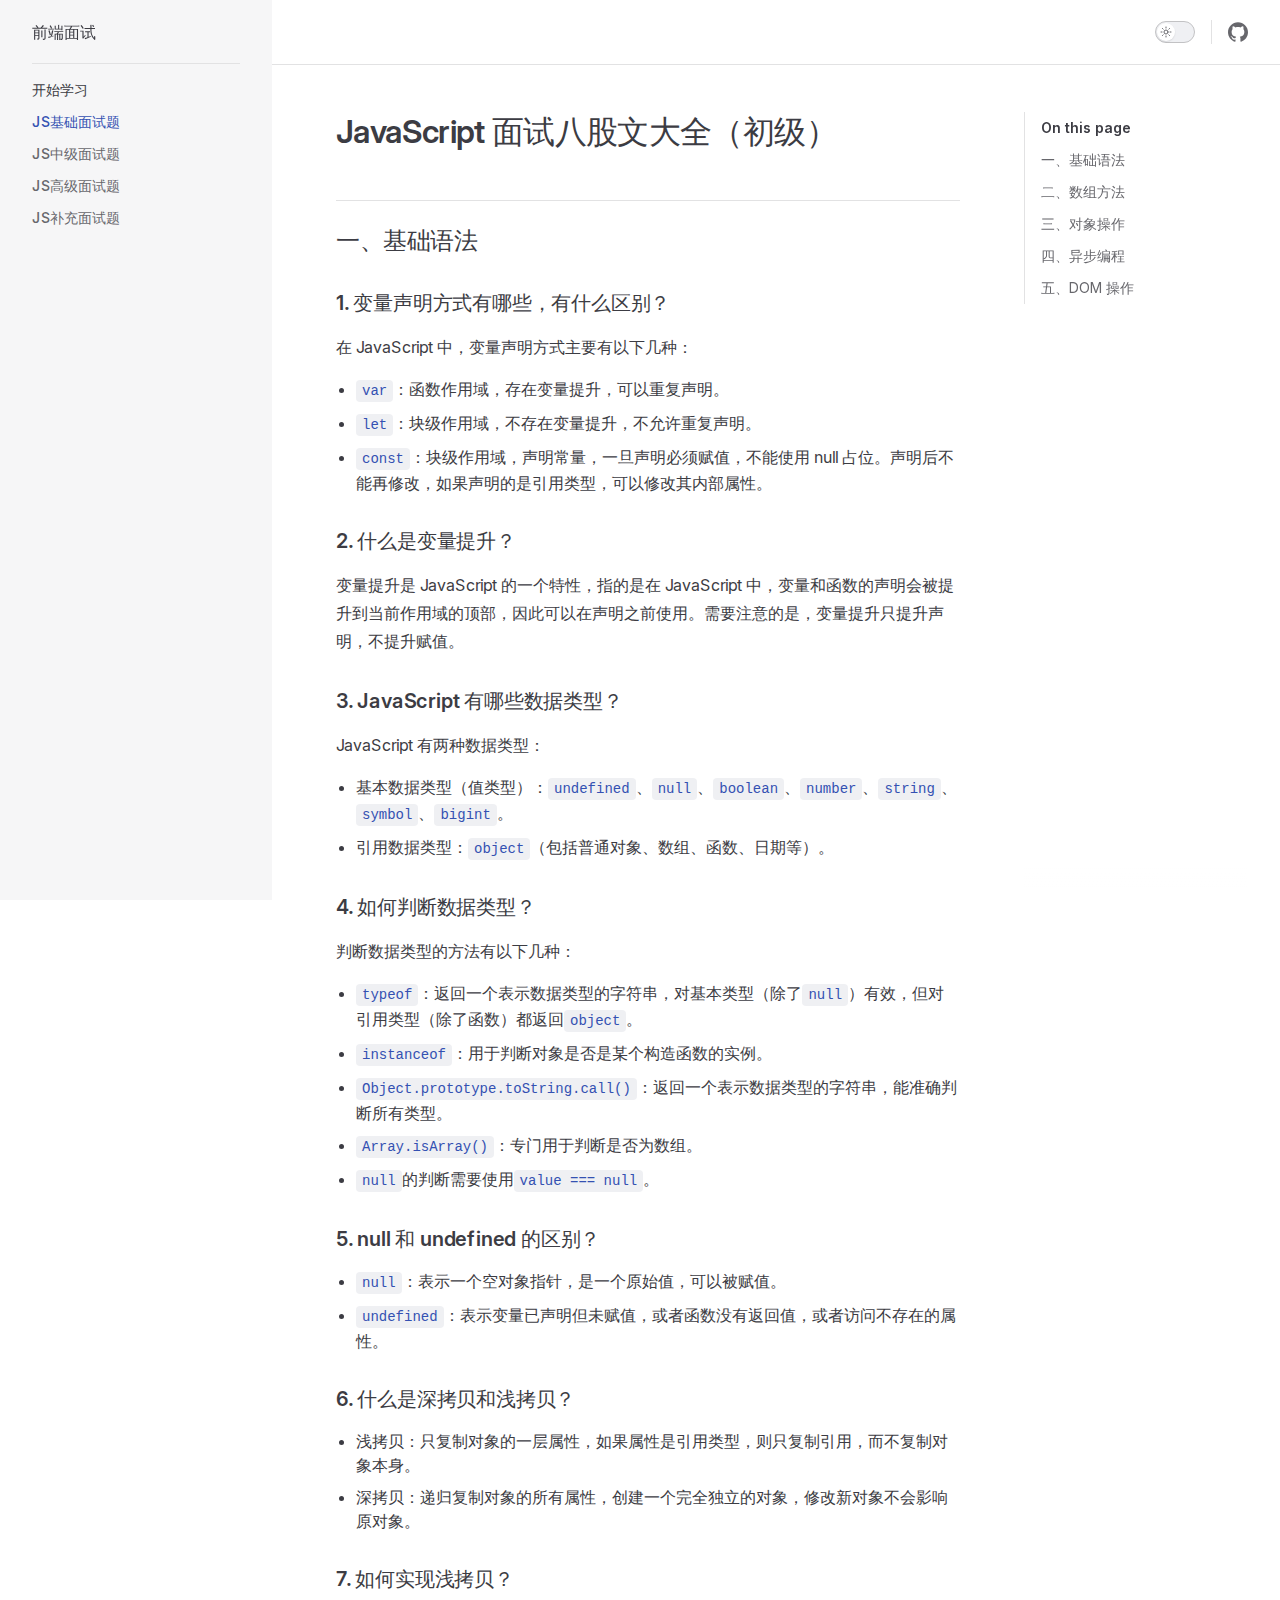
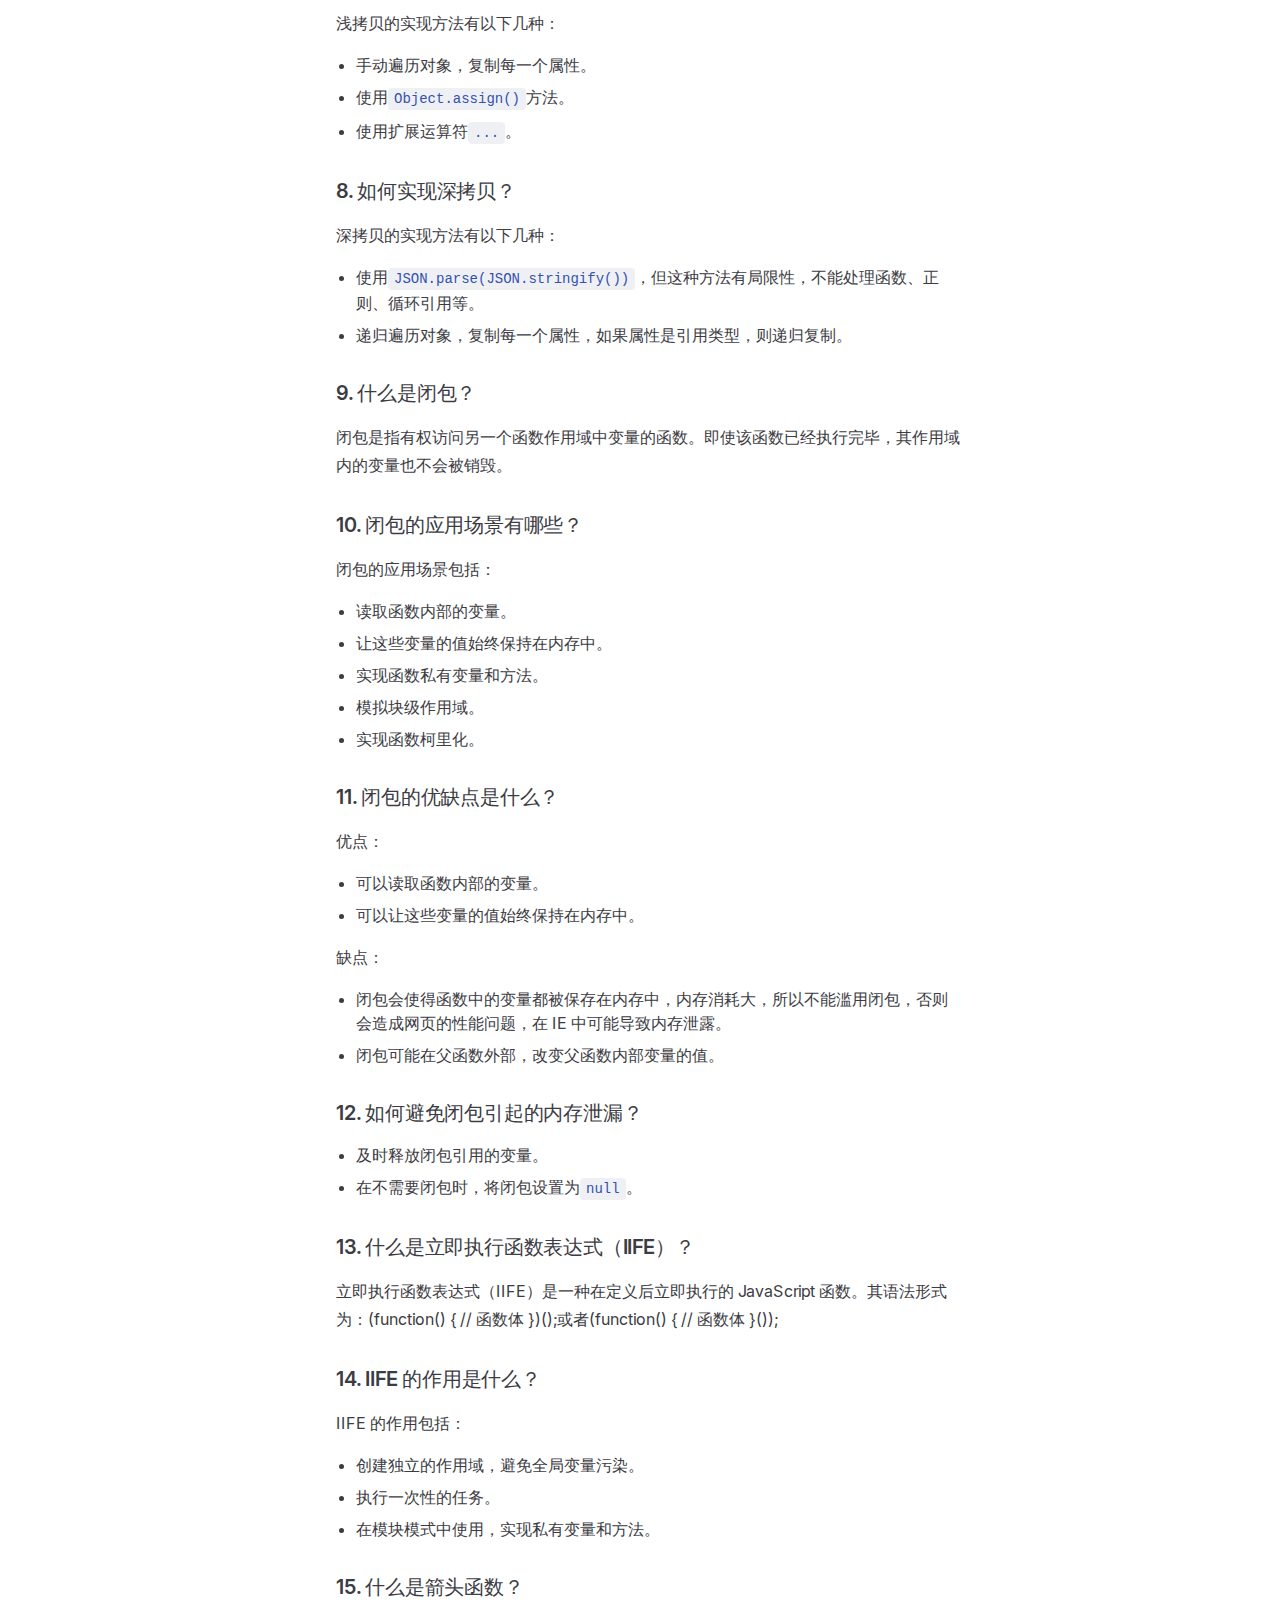
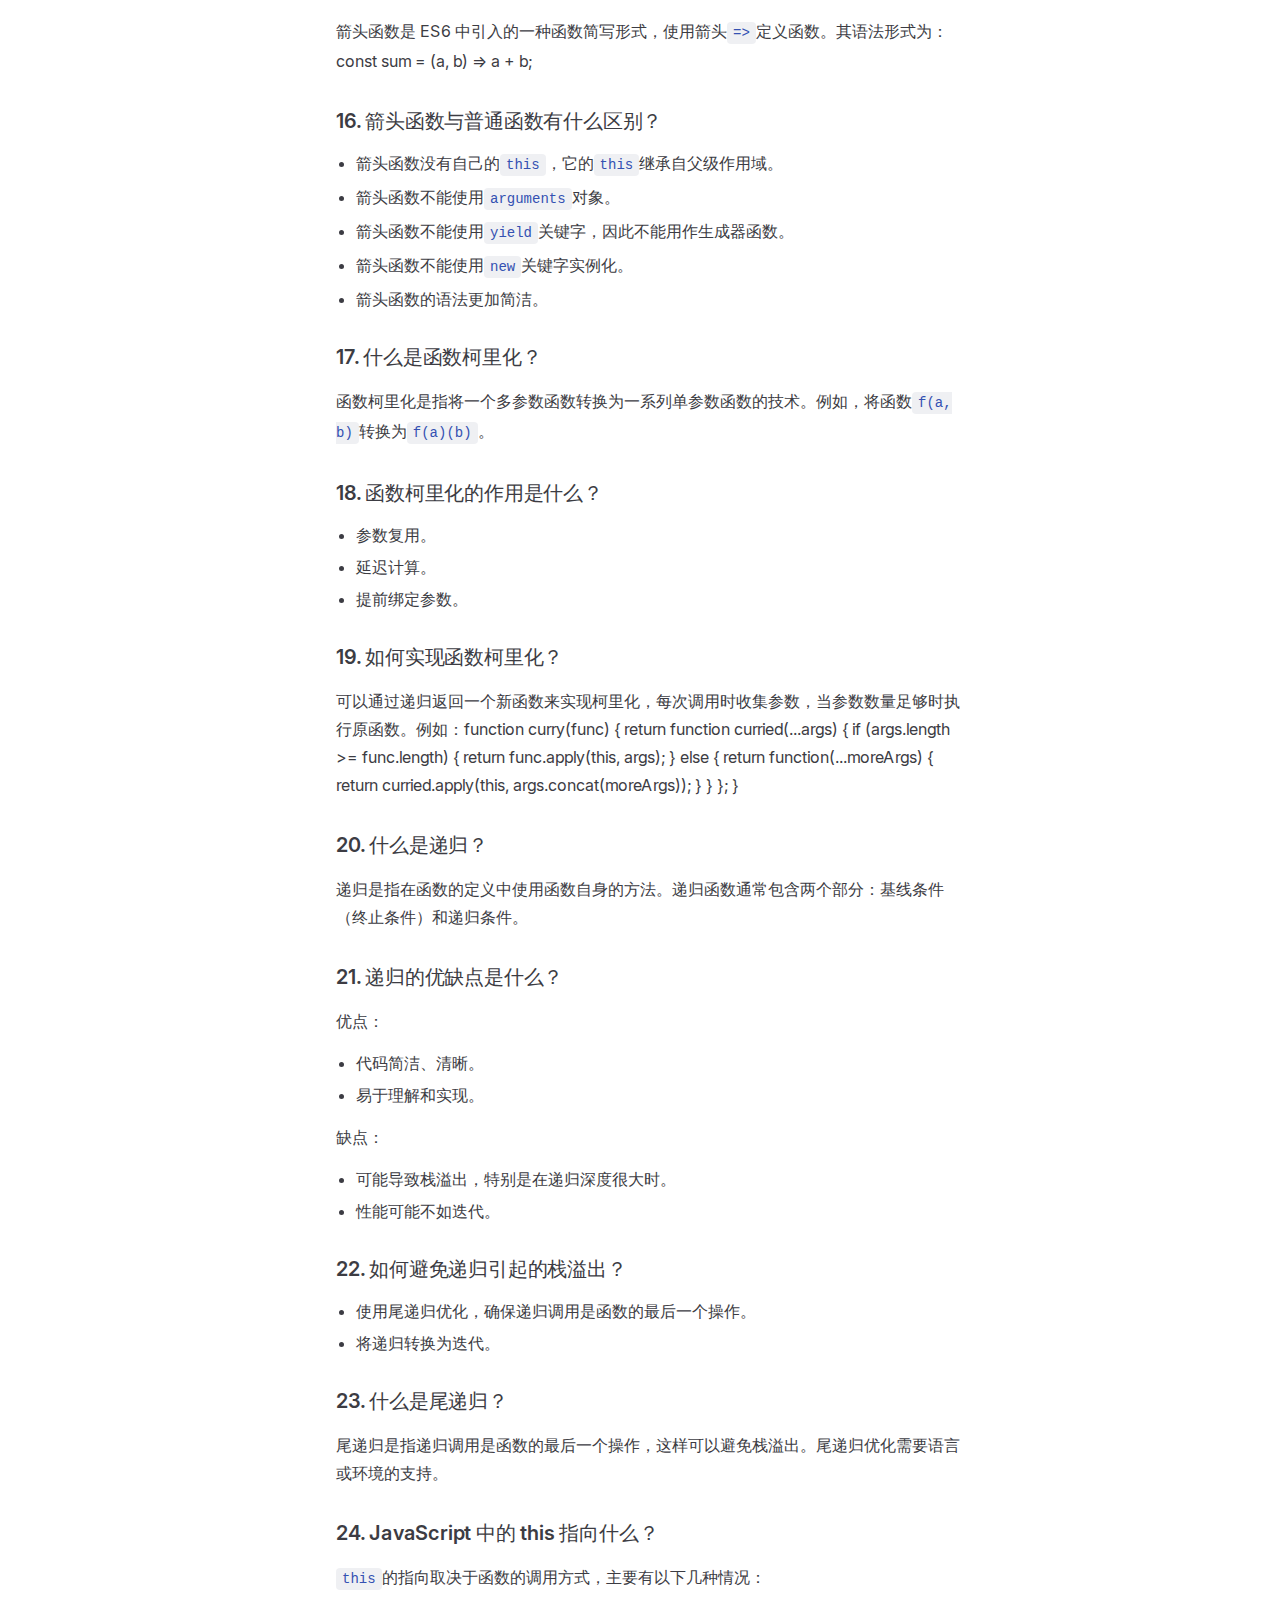
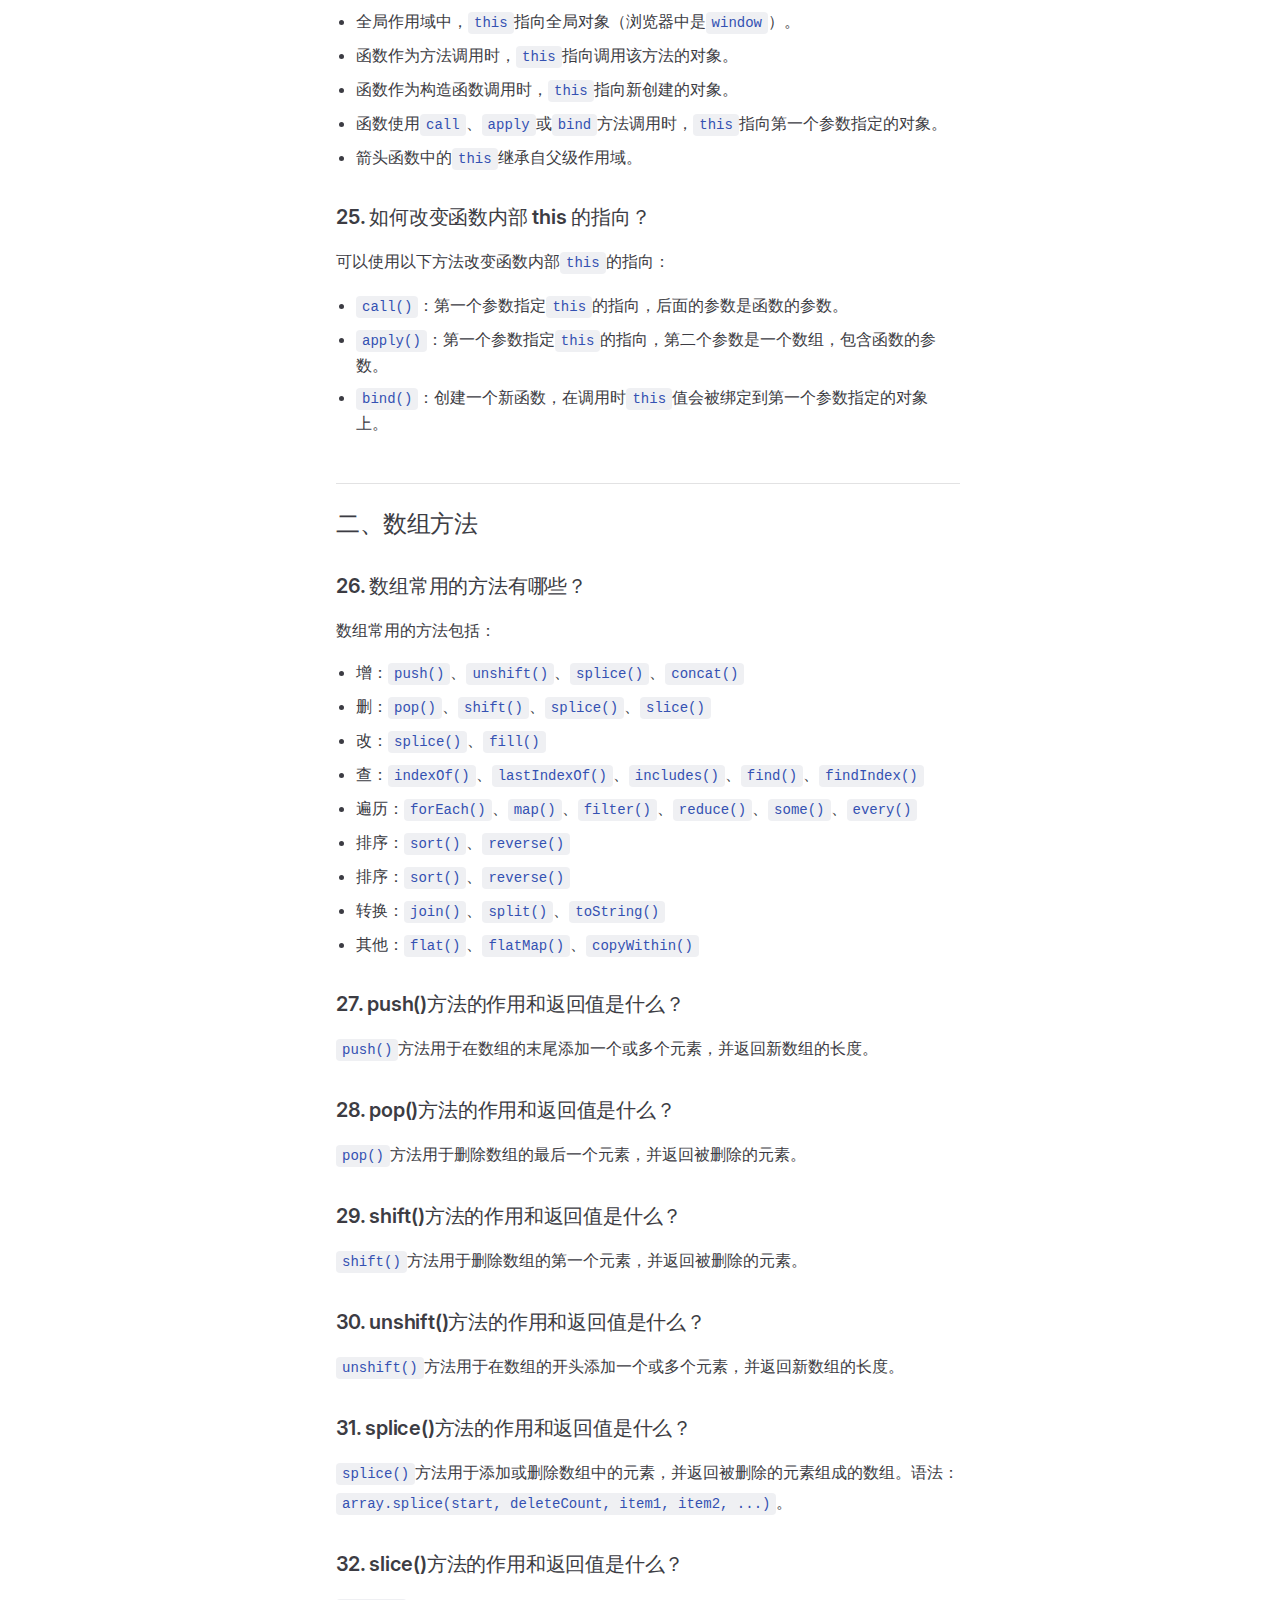
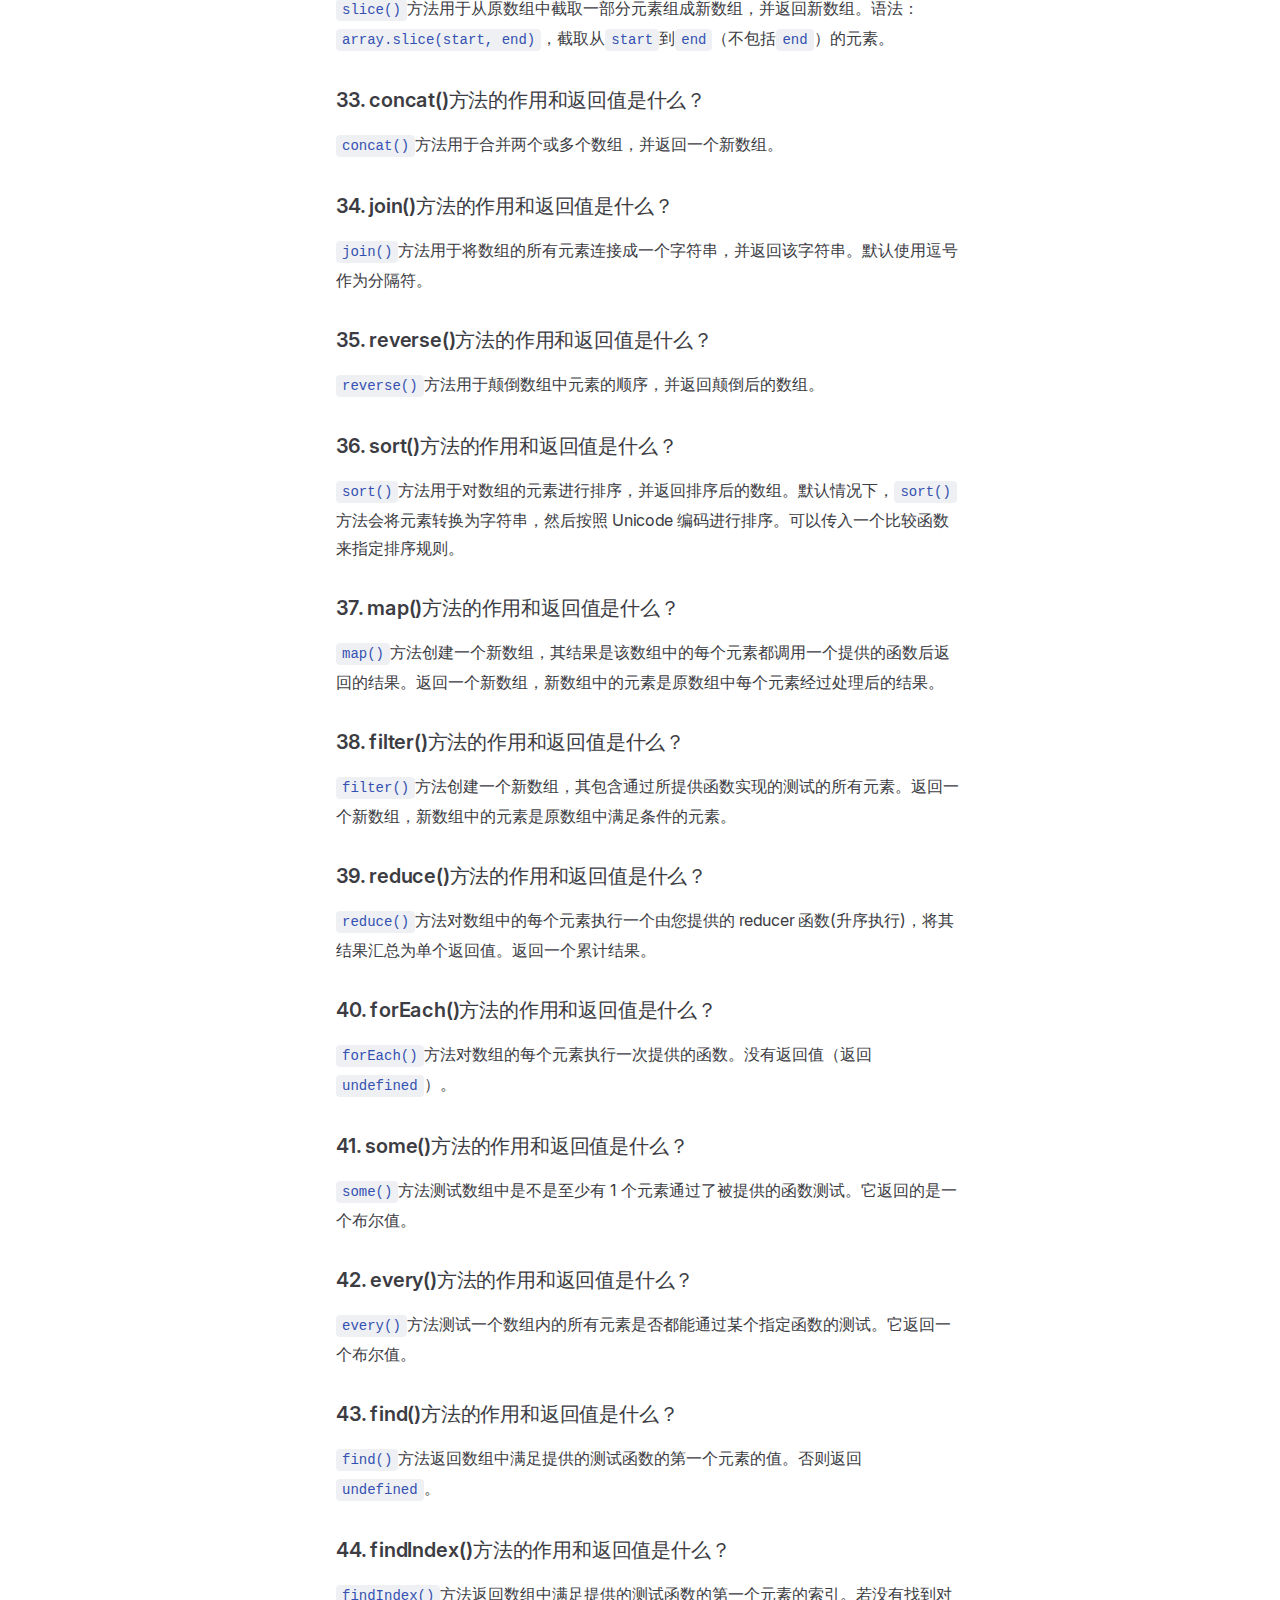
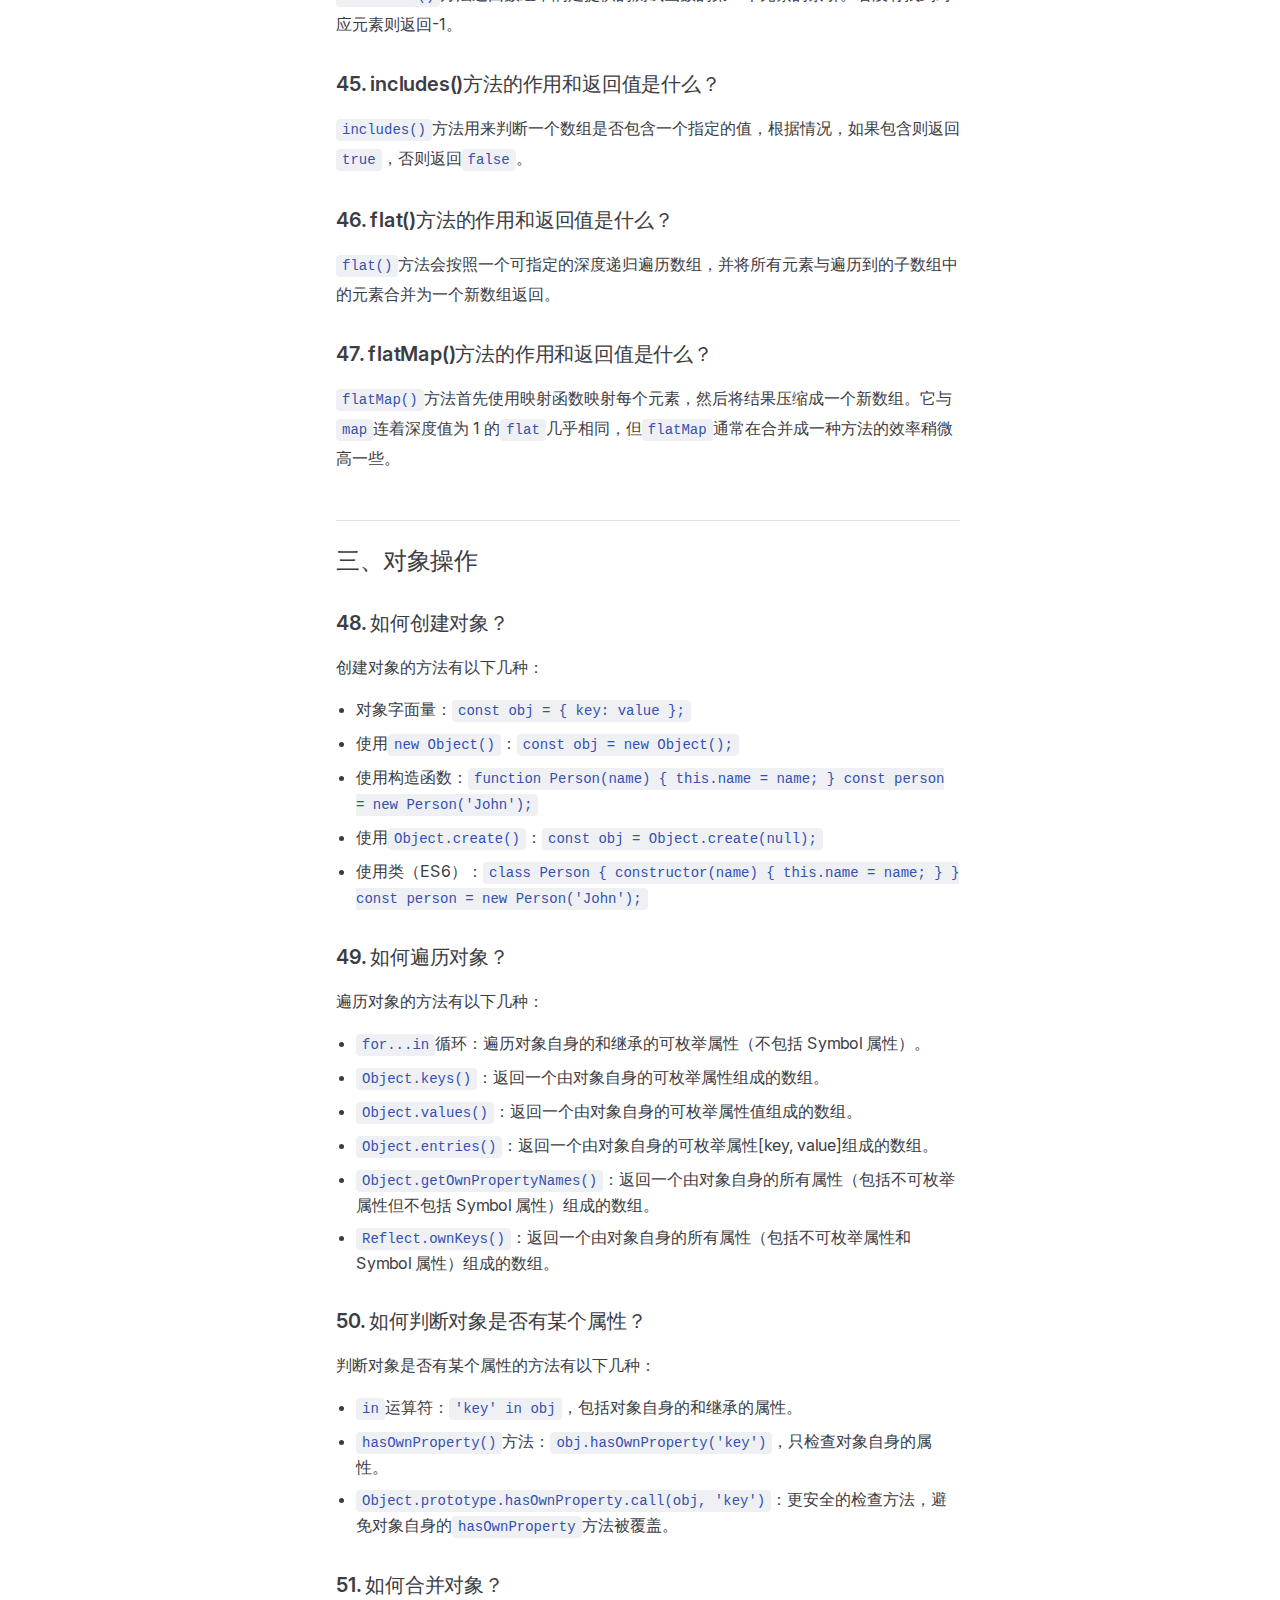
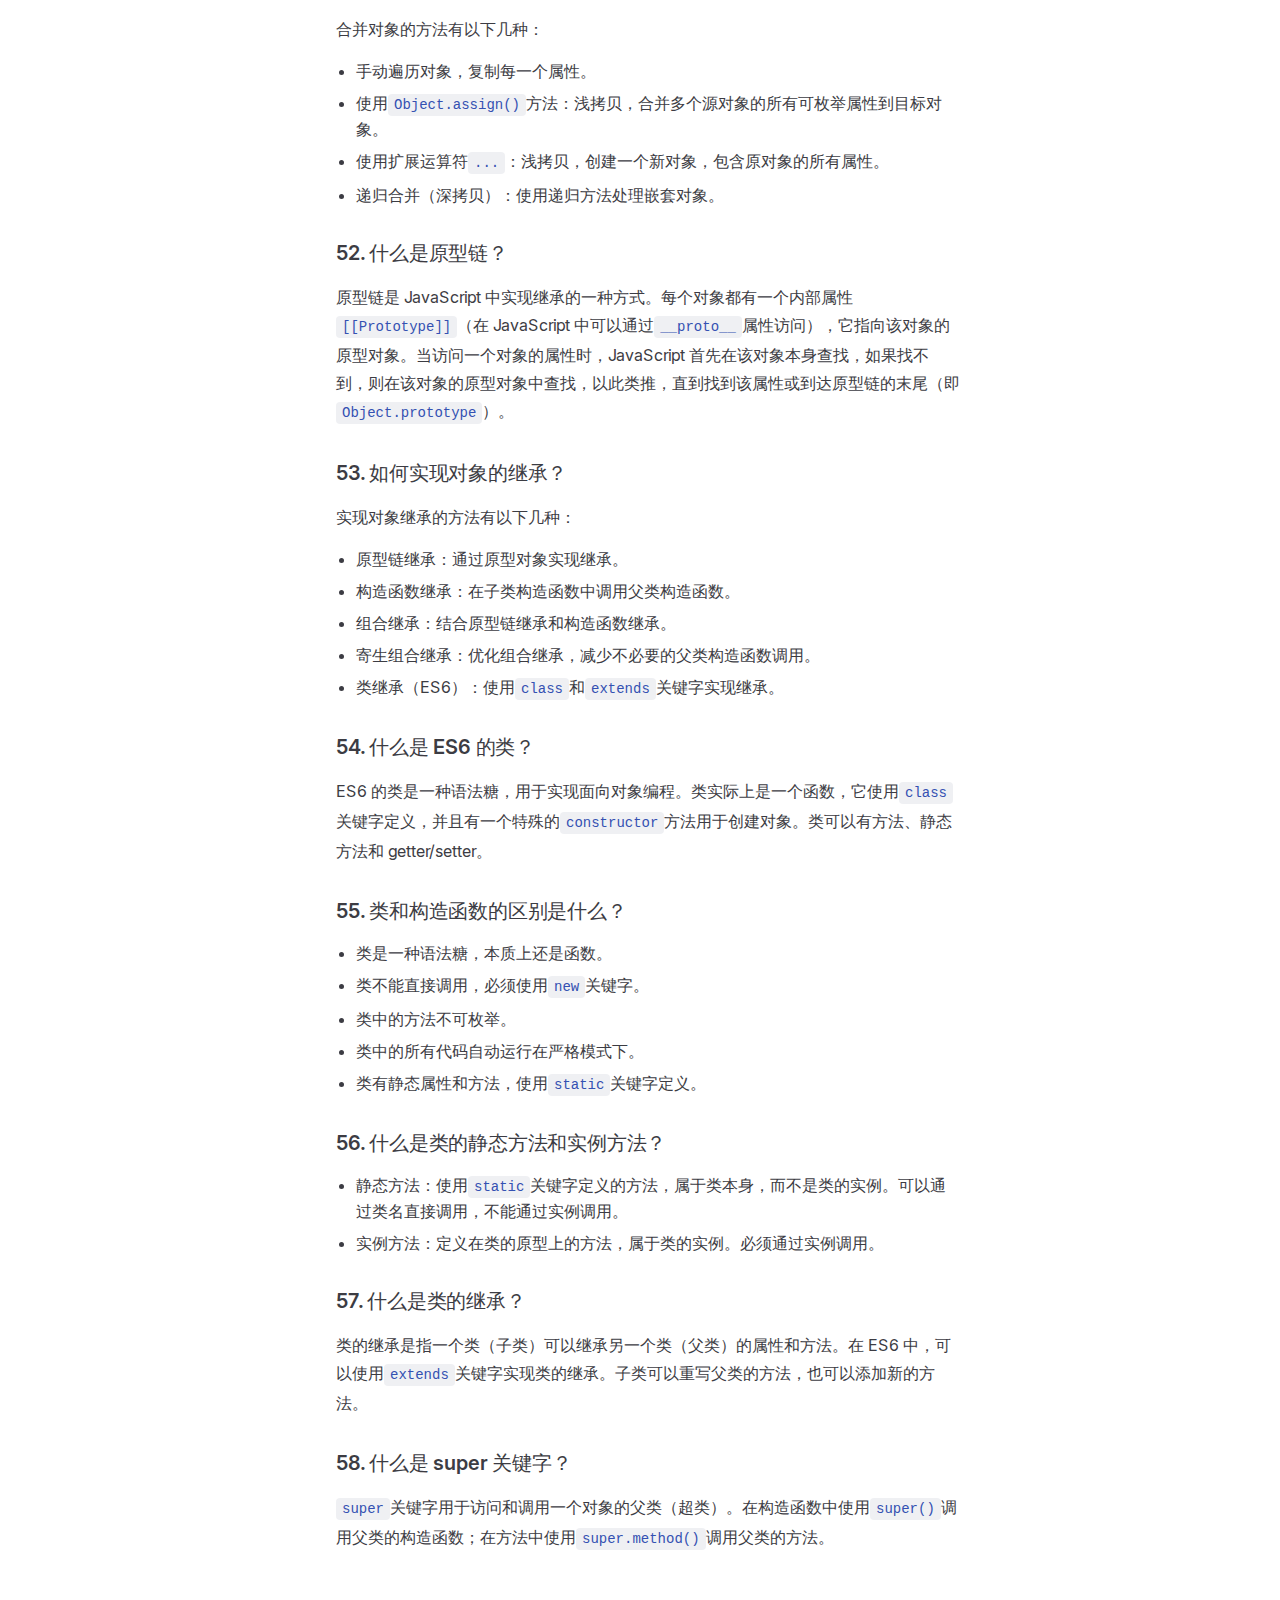
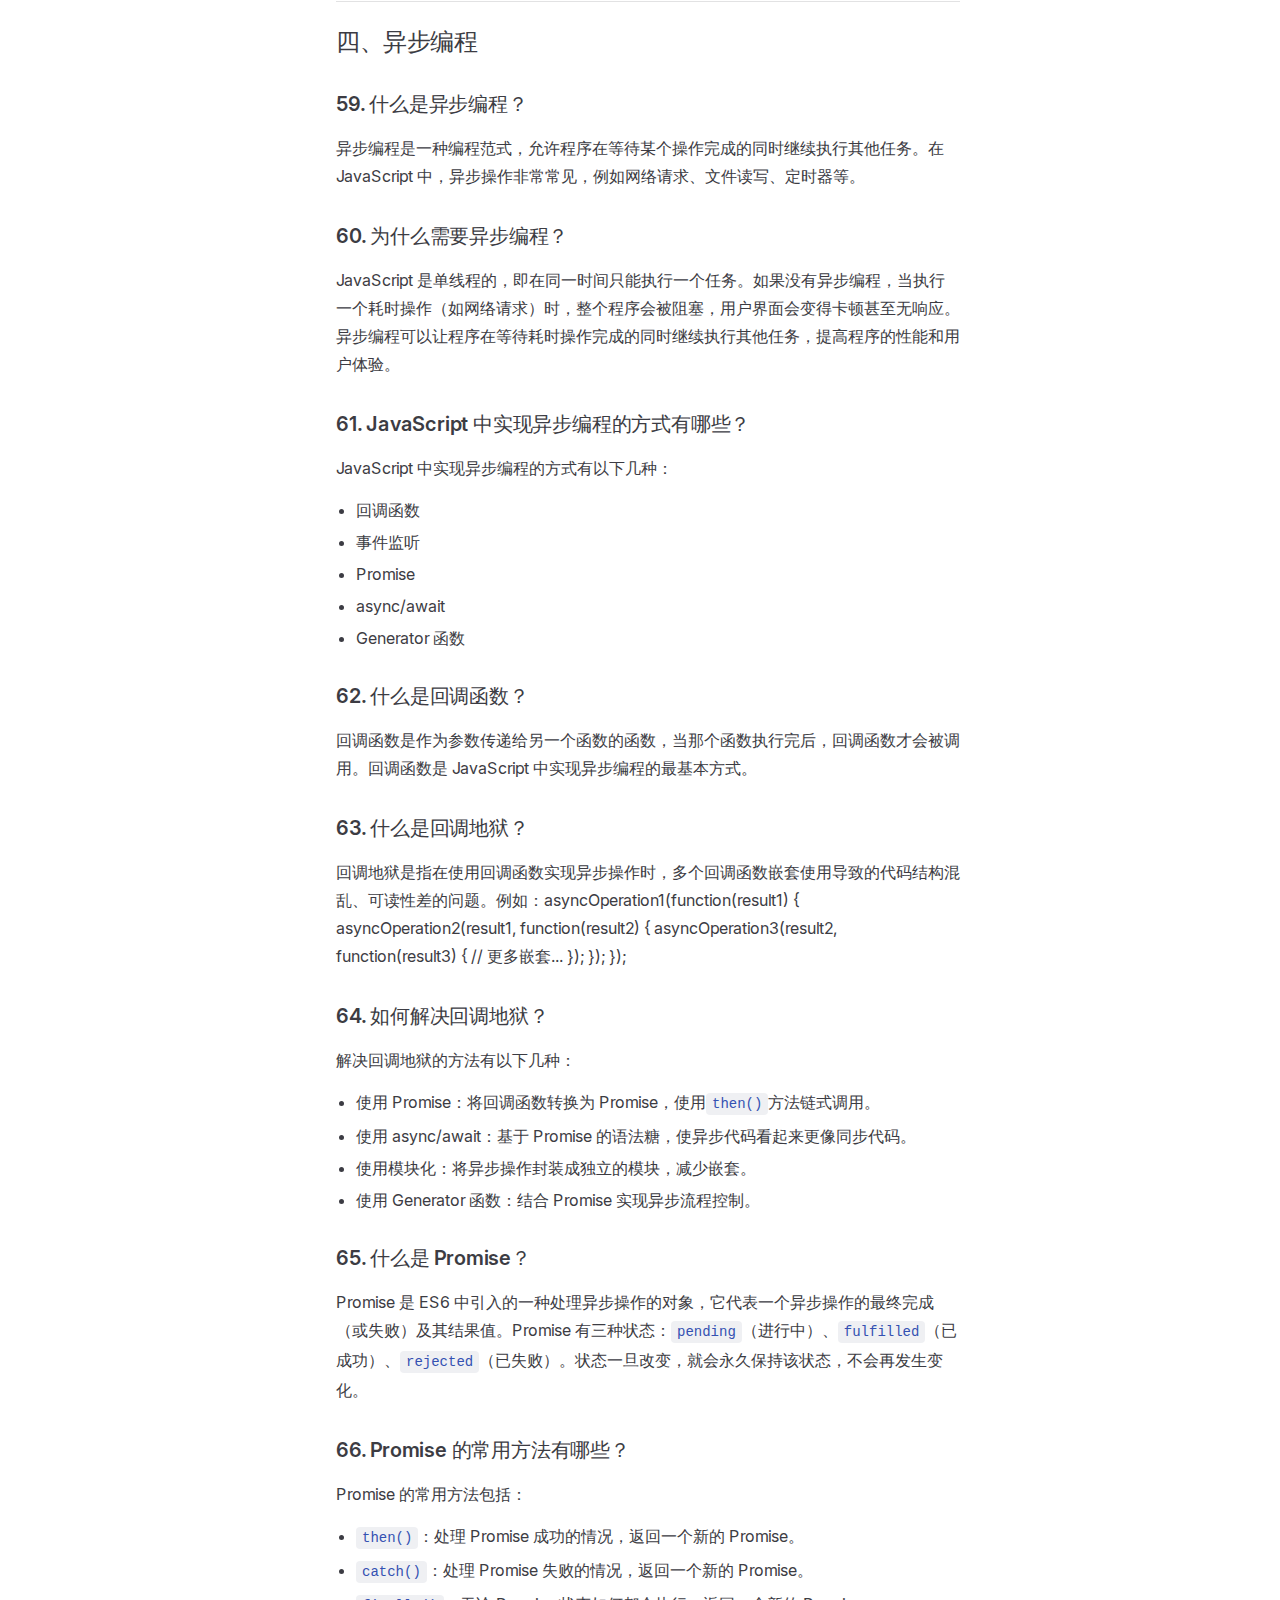
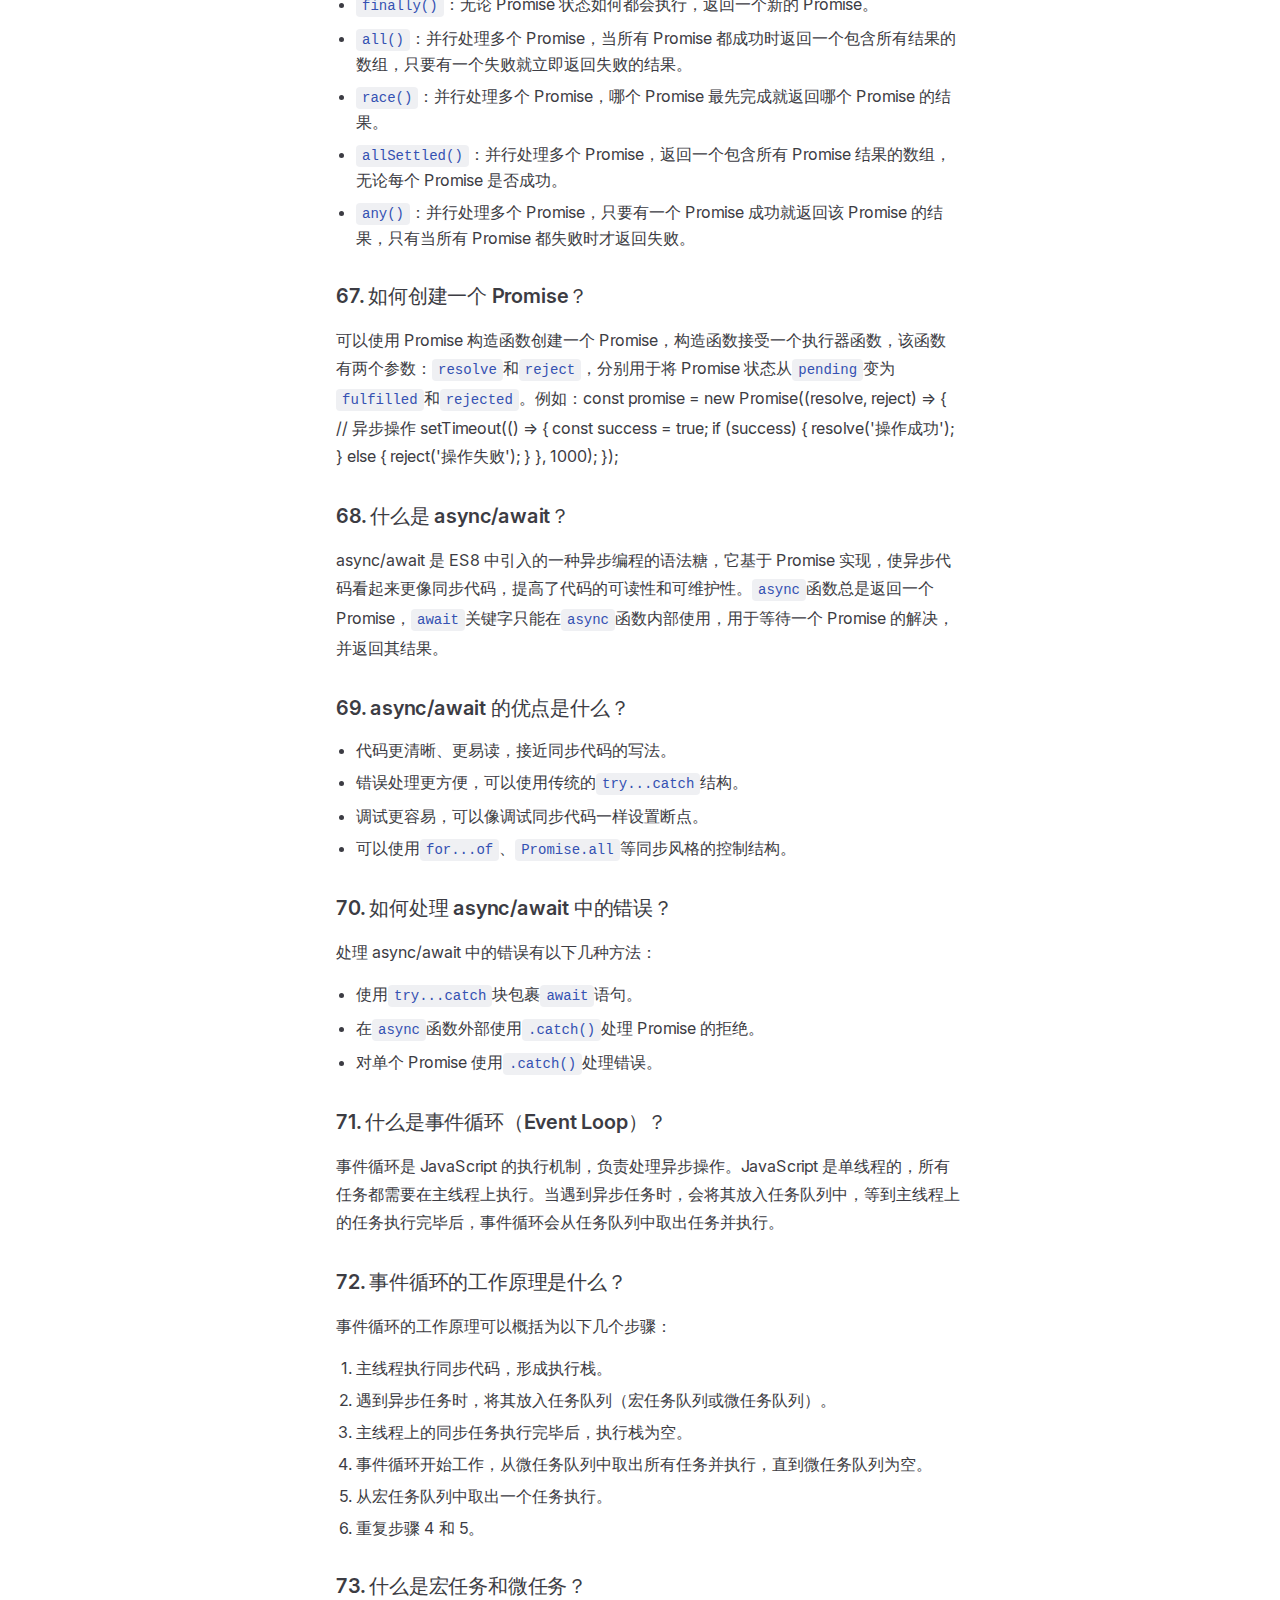
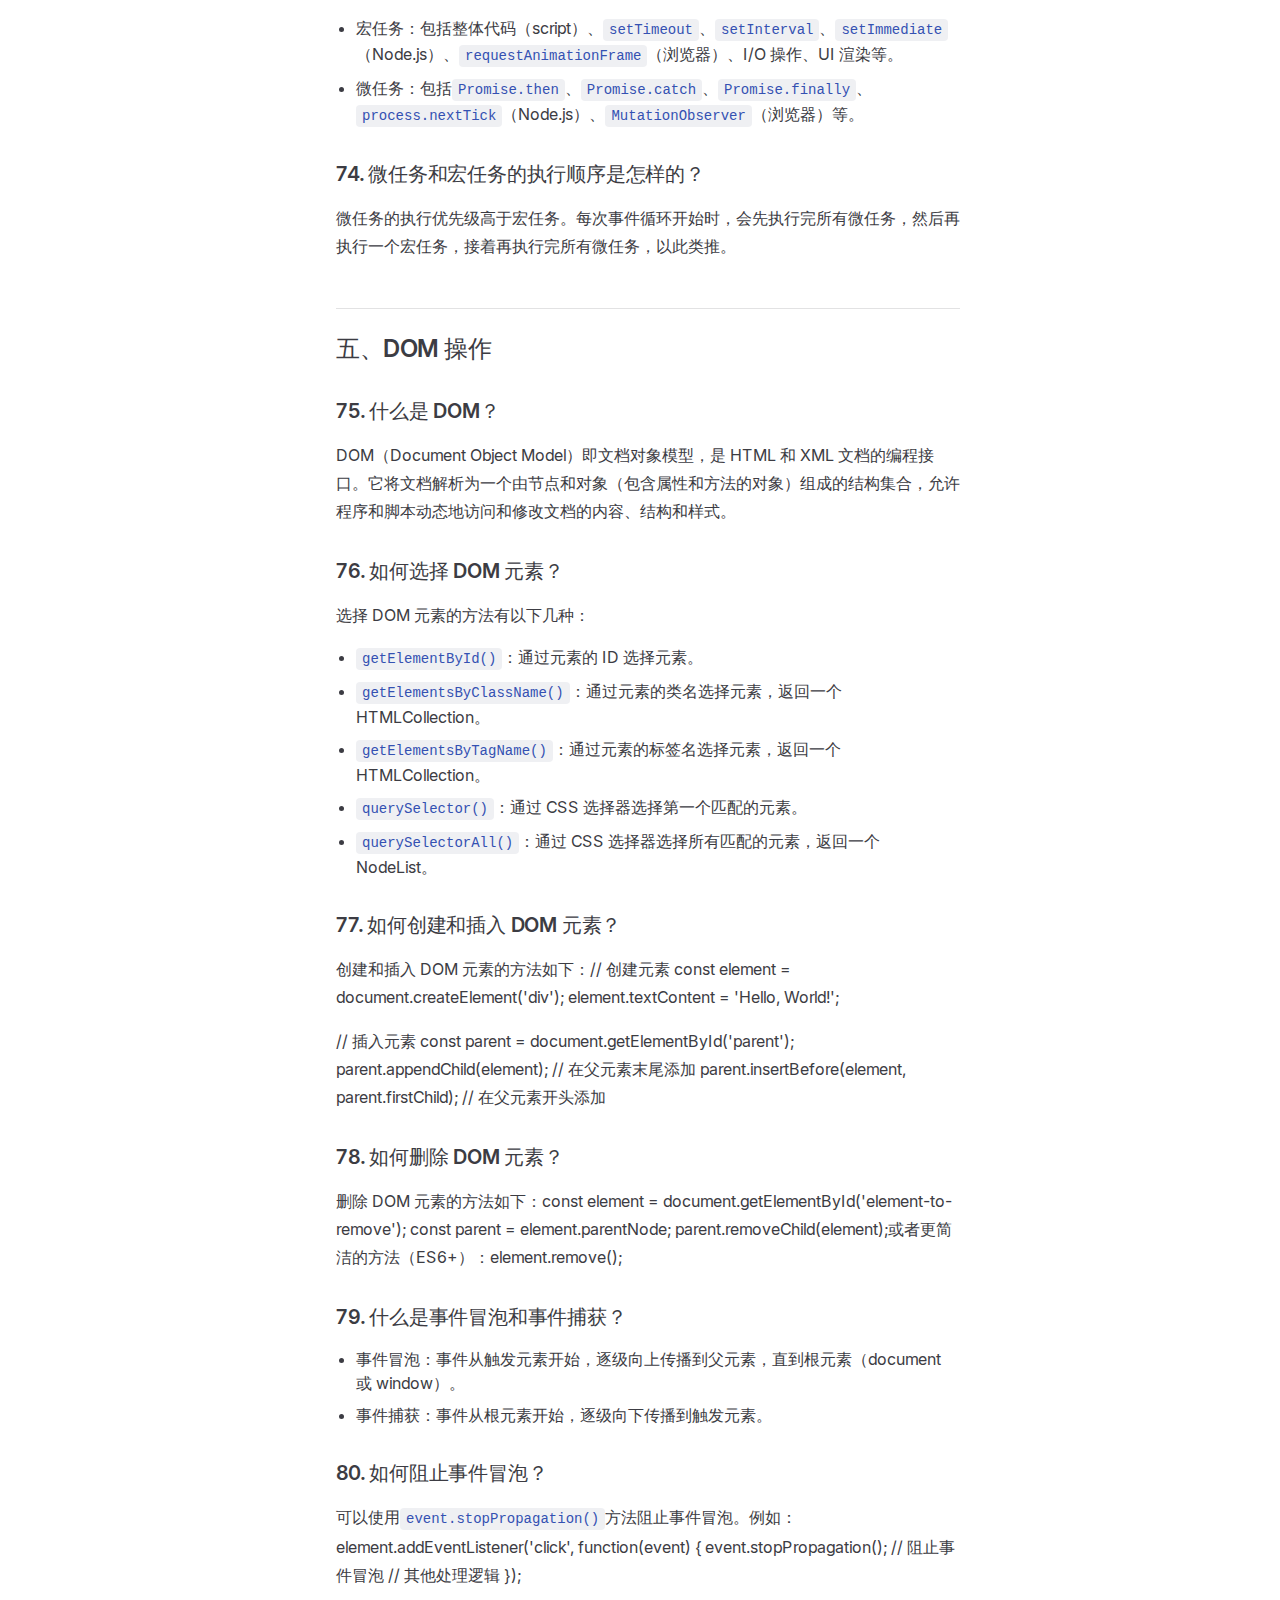
<file: start-Learning/js-interview-questions.html>
<!DOCTYPE html>
<html lang="en-US" dir="ltr">
  <head>
    <meta charset="utf-8">
    <meta name="viewport" content="width=device-width,initial-scale=1">
    <title>JavaScript 面试八股文大全（初级） | 前端面试</title>
    <meta name="description" content="前端面试">
    <meta name="generator" content="VitePress v1.6.3">
    <link rel="preload stylesheet" href="/assets/style.xWaBtBkJ.css" as="style">
    <link rel="preload stylesheet" href="/vp-icons.css" as="style">
    
    <script type="module" src="/assets/app.DblBQE8y.js"></script>
    <link rel="preload" href="/assets/inter-roman-latin.Di8DUHzh.woff2" as="font" type="font/woff2" crossorigin="">
    <link rel="modulepreload" href="/assets/chunks/theme.0oUK0NHD.js">
    <link rel="modulepreload" href="/assets/chunks/framework.Dgg8-8ov.js">
    <link rel="modulepreload" href="/assets/start-Learning_js-interview-questions.md.DmHjffnW.lean.js">
    <script id="check-dark-mode">(()=>{const e=localStorage.getItem("vitepress-theme-appearance")||"auto",a=window.matchMedia("(prefers-color-scheme: dark)").matches;(!e||e==="auto"?a:e==="dark")&&document.documentElement.classList.add("dark")})();</script>
    <script id="check-mac-os">document.documentElement.classList.toggle("mac",/Mac|iPhone|iPod|iPad/i.test(navigator.platform));</script>
  </head>
  <body>
    <div id="app"><div class="Layout" data-v-7c803d7d><!--[--><!--]--><!--[--><span tabindex="-1" data-v-fb09bc48></span><a href="#VPContent" class="VPSkipLink visually-hidden" data-v-fb09bc48>Skip to content</a><!--]--><!----><header class="VPNav" data-v-7c803d7d data-v-d277ba5f><div class="VPNavBar" data-v-d277ba5f data-v-4eed335f><div class="wrapper" data-v-4eed335f><div class="container" data-v-4eed335f><div class="title" data-v-4eed335f><div class="VPNavBarTitle has-sidebar" data-v-4eed335f data-v-cc35f9f3><a class="title" href="/" data-v-cc35f9f3><!--[--><!--]--><!----><span data-v-cc35f9f3>前端面试</span><!--[--><!--]--></a></div></div><div class="content" data-v-4eed335f><div class="content-body" data-v-4eed335f><!--[--><!--]--><div class="VPNavBarSearch search" data-v-4eed335f><!----></div><!----><!----><div class="VPNavBarAppearance appearance" data-v-4eed335f data-v-e8ee28da><button class="VPSwitch VPSwitchAppearance" type="button" role="switch" title aria-checked="false" data-v-e8ee28da data-v-8c664956 data-v-bbc05ca6><span class="check" data-v-bbc05ca6><span class="icon" data-v-bbc05ca6><!--[--><span class="vpi-sun sun" data-v-8c664956></span><span class="vpi-moon moon" data-v-8c664956></span><!--]--></span></span></button></div><div class="VPSocialLinks VPNavBarSocialLinks social-links" data-v-4eed335f data-v-4c75ccfc data-v-29cdb75f><!--[--><a class="VPSocialLink no-icon" href="https://gitee.com/Lalaniya/js-interview" aria-label="github" target="_blank" rel="noopener" data-v-29cdb75f data-v-b957a459><span class="vpi-social-github"></span></a><!--]--></div><div class="VPFlyout VPNavBarExtra extra" data-v-4eed335f data-v-9d7447b4 data-v-019c94c2><button type="button" class="button" aria-haspopup="true" aria-expanded="false" aria-label="extra navigation" data-v-019c94c2><span class="vpi-more-horizontal icon" data-v-019c94c2></span></button><div class="menu" data-v-019c94c2><div class="VPMenu" data-v-019c94c2 data-v-8b2f3a7c><!----><!--[--><!--[--><!----><div class="group" data-v-9d7447b4><div class="item appearance" data-v-9d7447b4><p class="label" data-v-9d7447b4>Appearance</p><div class="appearance-action" data-v-9d7447b4><button class="VPSwitch VPSwitchAppearance" type="button" role="switch" title aria-checked="false" data-v-9d7447b4 data-v-8c664956 data-v-bbc05ca6><span class="check" data-v-bbc05ca6><span class="icon" data-v-bbc05ca6><!--[--><span class="vpi-sun sun" data-v-8c664956></span><span class="vpi-moon moon" data-v-8c664956></span><!--]--></span></span></button></div></div></div><div class="group" data-v-9d7447b4><div class="item social-links" data-v-9d7447b4><div class="VPSocialLinks social-links-list" data-v-9d7447b4 data-v-29cdb75f><!--[--><a class="VPSocialLink no-icon" href="https://gitee.com/Lalaniya/js-interview" aria-label="github" target="_blank" rel="noopener" data-v-29cdb75f data-v-b957a459><span class="vpi-social-github"></span></a><!--]--></div></div></div><!--]--><!--]--></div></div></div><!--[--><!--]--><button type="button" class="VPNavBarHamburger hamburger" aria-label="mobile navigation" aria-expanded="false" aria-controls="VPNavScreen" data-v-4eed335f data-v-2b155ee9><span class="container" data-v-2b155ee9><span class="top" data-v-2b155ee9></span><span class="middle" data-v-2b155ee9></span><span class="bottom" data-v-2b155ee9></span></span></button></div></div></div></div><div class="divider" data-v-4eed335f><div class="divider-line" data-v-4eed335f></div></div></div><!----></header><div class="VPLocalNav has-sidebar empty" data-v-7c803d7d data-v-64ac960c><div class="container" data-v-64ac960c><button class="menu" aria-expanded="false" aria-controls="VPSidebarNav" data-v-64ac960c><span class="vpi-align-left menu-icon" data-v-64ac960c></span><span class="menu-text" data-v-64ac960c>Menu</span></button><div class="VPLocalNavOutlineDropdown" style="--vp-vh:0px;" data-v-64ac960c data-v-2489f416><button data-v-2489f416>Return to top</button><!----></div></div></div><aside class="VPSidebar" data-v-7c803d7d data-v-6d6aac87><div class="curtain" data-v-6d6aac87></div><nav class="nav" id="VPSidebarNav" aria-labelledby="sidebar-aria-label" tabindex="-1" data-v-6d6aac87><span class="visually-hidden" id="sidebar-aria-label" data-v-6d6aac87> Sidebar Navigation </span><!--[--><!--]--><!--[--><div class="no-transition group" data-v-0e54959d><section class="VPSidebarItem level-0 has-active" data-v-0e54959d data-v-6a1ca405><div class="item" role="button" tabindex="0" data-v-6a1ca405><div class="indicator" data-v-6a1ca405></div><h2 class="text" data-v-6a1ca405>开始学习</h2><!----></div><div class="items" data-v-6a1ca405><!--[--><div class="VPSidebarItem level-1 is-link" data-v-6a1ca405 data-v-6a1ca405><div class="item" data-v-6a1ca405><div class="indicator" data-v-6a1ca405></div><a class="VPLink link link" href="/start-Learning/js-interview-questions.html" data-v-6a1ca405><!--[--><p class="text" data-v-6a1ca405>JS基础面试题</p><!--]--></a><!----></div><!----></div><div class="VPSidebarItem level-1 is-link" data-v-6a1ca405 data-v-6a1ca405><div class="item" data-v-6a1ca405><div class="indicator" data-v-6a1ca405></div><a class="VPLink link link" href="/start-Learning/js-intermediate-interview-questions.html" data-v-6a1ca405><!--[--><p class="text" data-v-6a1ca405>JS中级面试题</p><!--]--></a><!----></div><!----></div><div class="VPSidebarItem level-1 is-link" data-v-6a1ca405 data-v-6a1ca405><div class="item" data-v-6a1ca405><div class="indicator" data-v-6a1ca405></div><a class="VPLink link link" href="/start-Learning/js-advanced-interview-questions.html" data-v-6a1ca405><!--[--><p class="text" data-v-6a1ca405>JS高级面试题</p><!--]--></a><!----></div><!----></div><div class="VPSidebarItem level-1 is-link" data-v-6a1ca405 data-v-6a1ca405><div class="item" data-v-6a1ca405><div class="indicator" data-v-6a1ca405></div><a class="VPLink link link" href="/start-Learning/js-advanced-interview-questions-2.html" data-v-6a1ca405><!--[--><p class="text" data-v-6a1ca405>JS补充面试题</p><!--]--></a><!----></div><!----></div><!--]--></div></section></div><!--]--><!--[--><!--]--></nav></aside><div class="VPContent has-sidebar" id="VPContent" data-v-7c803d7d data-v-a5d3c0fe><div class="VPDoc has-sidebar has-aside" data-v-a5d3c0fe data-v-5a987885><!--[--><!--]--><div class="container" data-v-5a987885><div class="aside" data-v-5a987885><div class="aside-curtain" data-v-5a987885></div><div class="aside-container" data-v-5a987885><div class="aside-content" data-v-5a987885><div class="VPDocAside" data-v-5a987885 data-v-c5b8410c><!--[--><!--]--><!--[--><!--]--><nav aria-labelledby="doc-outline-aria-label" class="VPDocAsideOutline" data-v-c5b8410c data-v-78ab4f00><div class="content" data-v-78ab4f00><div class="outline-marker" data-v-78ab4f00></div><div aria-level="2" class="outline-title" id="doc-outline-aria-label" role="heading" data-v-78ab4f00>On this page</div><ul class="VPDocOutlineItem root" data-v-78ab4f00 data-v-ca95a57c><!--[--><!--]--></ul></div></nav><!--[--><!--]--><div class="spacer" data-v-c5b8410c></div><!--[--><!--]--><!----><!--[--><!--]--><!--[--><!--]--></div></div></div></div><div class="content" data-v-5a987885><div class="content-container" data-v-5a987885><!--[--><!--]--><main class="main" data-v-5a987885><div style="position:relative;" class="vp-doc _start-Learning_js-interview-questions" data-v-5a987885><div><h1 id="javascript-面试八股文大全-初级" tabindex="-1">JavaScript 面试八股文大全（初级） <a class="header-anchor" href="#javascript-面试八股文大全-初级" aria-label="Permalink to &quot;JavaScript 面试八股文大全（初级）&quot;">​</a></h1><h2 id="一、基础语法" tabindex="-1">一、基础语法 <a class="header-anchor" href="#一、基础语法" aria-label="Permalink to &quot;一、基础语法&quot;">​</a></h2><h3 id="_1-变量声明方式有哪些-有什么区别" tabindex="-1">1. 变量声明方式有哪些，有什么区别？ <a class="header-anchor" href="#_1-变量声明方式有哪些-有什么区别" aria-label="Permalink to &quot;1. 变量声明方式有哪些，有什么区别？&quot;">​</a></h3><p>在 JavaScript 中，变量声明方式主要有以下几种：</p><ul><li><code>var</code>：函数作用域，存在变量提升，可以重复声明。</li><li><code>let</code>：块级作用域，不存在变量提升，不允许重复声明。</li><li><code>const</code>：块级作用域，声明常量，一旦声明必须赋值，不能使用 null 占位。声明后不能再修改，如果声明的是引用类型，可以修改其内部属性。</li></ul><h3 id="_2-什么是变量提升" tabindex="-1">2. 什么是变量提升？ <a class="header-anchor" href="#_2-什么是变量提升" aria-label="Permalink to &quot;2. 什么是变量提升？&quot;">​</a></h3><p>变量提升是 JavaScript 的一个特性，指的是在 JavaScript 中，变量和函数的声明会被提升到当前作用域的顶部，因此可以在声明之前使用。需要注意的是，变量提升只提升声明，不提升赋值。</p><h3 id="_3-javascript-有哪些数据类型" tabindex="-1">3. JavaScript 有哪些数据类型？ <a class="header-anchor" href="#_3-javascript-有哪些数据类型" aria-label="Permalink to &quot;3. JavaScript 有哪些数据类型？&quot;">​</a></h3><p>JavaScript 有两种数据类型：</p><ul><li>基本数据类型（值类型）：<code>undefined</code>、<code>null</code>、<code>boolean</code>、<code>number</code>、<code>string</code>、<code>symbol</code>、<code>bigint</code>。</li><li>引用数据类型：<code>object</code>（包括普通对象、数组、函数、日期等）。</li></ul><h3 id="_4-如何判断数据类型" tabindex="-1">4. 如何判断数据类型？ <a class="header-anchor" href="#_4-如何判断数据类型" aria-label="Permalink to &quot;4. 如何判断数据类型？&quot;">​</a></h3><p>判断数据类型的方法有以下几种：</p><ul><li><code>typeof</code>：返回一个表示数据类型的字符串，对基本类型（除了<code>null</code>）有效，但对引用类型（除了函数）都返回<code>object</code>。</li><li><code>instanceof</code>：用于判断对象是否是某个构造函数的实例。</li><li><code>Object.prototype.toString.call()</code>：返回一个表示数据类型的字符串，能准确判断所有类型。</li><li><code>Array.isArray()</code>：专门用于判断是否为数组。</li><li><code>null</code>的判断需要使用<code>value === null</code>。</li></ul><h3 id="_5-null-和-undefined-的区别" tabindex="-1">5. null 和 undefined 的区别？ <a class="header-anchor" href="#_5-null-和-undefined-的区别" aria-label="Permalink to &quot;5. null 和 undefined 的区别？&quot;">​</a></h3><ul><li><code>null</code>：表示一个空对象指针，是一个原始值，可以被赋值。</li><li><code>undefined</code>：表示变量已声明但未赋值，或者函数没有返回值，或者访问不存在的属性。</li></ul><h3 id="_6-什么是深拷贝和浅拷贝" tabindex="-1">6. 什么是深拷贝和浅拷贝？ <a class="header-anchor" href="#_6-什么是深拷贝和浅拷贝" aria-label="Permalink to &quot;6. 什么是深拷贝和浅拷贝？&quot;">​</a></h3><ul><li>浅拷贝：只复制对象的一层属性，如果属性是引用类型，则只复制引用，而不复制对象本身。</li><li>深拷贝：递归复制对象的所有属性，创建一个完全独立的对象，修改新对象不会影响原对象。</li></ul><h3 id="_7-如何实现浅拷贝" tabindex="-1">7. 如何实现浅拷贝？ <a class="header-anchor" href="#_7-如何实现浅拷贝" aria-label="Permalink to &quot;7. 如何实现浅拷贝？&quot;">​</a></h3><p>浅拷贝的实现方法有以下几种：</p><ul><li>手动遍历对象，复制每一个属性。</li><li>使用<code>Object.assign()</code>方法。</li><li>使用扩展运算符<code>...</code>。</li></ul><h3 id="_8-如何实现深拷贝" tabindex="-1">8. 如何实现深拷贝？ <a class="header-anchor" href="#_8-如何实现深拷贝" aria-label="Permalink to &quot;8. 如何实现深拷贝？&quot;">​</a></h3><p>深拷贝的实现方法有以下几种：</p><ul><li>使用<code>JSON.parse(JSON.stringify())</code>，但这种方法有局限性，不能处理函数、正则、循环引用等。</li><li>递归遍历对象，复制每一个属性，如果属性是引用类型，则递归复制。</li></ul><h3 id="_9-什么是闭包" tabindex="-1">9. 什么是闭包？ <a class="header-anchor" href="#_9-什么是闭包" aria-label="Permalink to &quot;9. 什么是闭包？&quot;">​</a></h3><p>闭包是指有权访问另一个函数作用域中变量的函数。即使该函数已经执行完毕，其作用域内的变量也不会被销毁。</p><h3 id="_10-闭包的应用场景有哪些" tabindex="-1">10. 闭包的应用场景有哪些？ <a class="header-anchor" href="#_10-闭包的应用场景有哪些" aria-label="Permalink to &quot;10. 闭包的应用场景有哪些？&quot;">​</a></h3><p>闭包的应用场景包括：</p><ul><li>读取函数内部的变量。</li><li>让这些变量的值始终保持在内存中。</li><li>实现函数私有变量和方法。</li><li>模拟块级作用域。</li><li>实现函数柯里化。</li></ul><h3 id="_11-闭包的优缺点是什么" tabindex="-1">11. 闭包的优缺点是什么？ <a class="header-anchor" href="#_11-闭包的优缺点是什么" aria-label="Permalink to &quot;11. 闭包的优缺点是什么？&quot;">​</a></h3><p>优点：</p><ul><li>可以读取函数内部的变量。</li><li>可以让这些变量的值始终保持在内存中。</li></ul><p>缺点：</p><ul><li>闭包会使得函数中的变量都被保存在内存中，内存消耗大，所以不能滥用闭包，否则会造成网页的性能问题，在 IE 中可能导致内存泄露。</li><li>闭包可能在父函数外部，改变父函数内部变量的值。</li></ul><h3 id="_12-如何避免闭包引起的内存泄漏" tabindex="-1">12. 如何避免闭包引起的内存泄漏？ <a class="header-anchor" href="#_12-如何避免闭包引起的内存泄漏" aria-label="Permalink to &quot;12. 如何避免闭包引起的内存泄漏？&quot;">​</a></h3><ul><li>及时释放闭包引用的变量。</li><li>在不需要闭包时，将闭包设置为<code>null</code>。</li></ul><h3 id="_13-什么是立即执行函数表达式-iife" tabindex="-1">13. 什么是立即执行函数表达式（IIFE）？ <a class="header-anchor" href="#_13-什么是立即执行函数表达式-iife" aria-label="Permalink to &quot;13. 什么是立即执行函数表达式（IIFE）？&quot;">​</a></h3><p>立即执行函数表达式（IIFE）是一种在定义后立即执行的 JavaScript 函数。其语法形式为：(function() { // 函数体 })();或者(function() { // 函数体 }());</p><h3 id="_14-iife-的作用是什么" tabindex="-1">14. IIFE 的作用是什么？ <a class="header-anchor" href="#_14-iife-的作用是什么" aria-label="Permalink to &quot;14. IIFE 的作用是什么？&quot;">​</a></h3><p>IIFE 的作用包括：</p><ul><li>创建独立的作用域，避免全局变量污染。</li><li>执行一次性的任务。</li><li>在模块模式中使用，实现私有变量和方法。</li></ul><h3 id="_15-什么是箭头函数" tabindex="-1">15. 什么是箭头函数？ <a class="header-anchor" href="#_15-什么是箭头函数" aria-label="Permalink to &quot;15. 什么是箭头函数？&quot;">​</a></h3><p>箭头函数是 ES6 中引入的一种函数简写形式，使用箭头<code>=&gt;</code>定义函数。其语法形式为：const sum = (a, b) =&gt; a + b;</p><h3 id="_16-箭头函数与普通函数有什么区别" tabindex="-1">16. 箭头函数与普通函数有什么区别？ <a class="header-anchor" href="#_16-箭头函数与普通函数有什么区别" aria-label="Permalink to &quot;16. 箭头函数与普通函数有什么区别？&quot;">​</a></h3><ul><li>箭头函数没有自己的<code>this</code>，它的<code>this</code>继承自父级作用域。</li><li>箭头函数不能使用<code>arguments</code>对象。</li><li>箭头函数不能使用<code>yield</code>关键字，因此不能用作生成器函数。</li><li>箭头函数不能使用<code>new</code>关键字实例化。</li><li>箭头函数的语法更加简洁。</li></ul><h3 id="_17-什么是函数柯里化" tabindex="-1">17. 什么是函数柯里化？ <a class="header-anchor" href="#_17-什么是函数柯里化" aria-label="Permalink to &quot;17. 什么是函数柯里化？&quot;">​</a></h3><p>函数柯里化是指将一个多参数函数转换为一系列单参数函数的技术。例如，将函数<code>f(a, b)</code>转换为<code>f(a)(b)</code>。</p><h3 id="_18-函数柯里化的作用是什么" tabindex="-1">18. 函数柯里化的作用是什么？ <a class="header-anchor" href="#_18-函数柯里化的作用是什么" aria-label="Permalink to &quot;18. 函数柯里化的作用是什么？&quot;">​</a></h3><ul><li>参数复用。</li><li>延迟计算。</li><li>提前绑定参数。</li></ul><h3 id="_19-如何实现函数柯里化" tabindex="-1">19. 如何实现函数柯里化？ <a class="header-anchor" href="#_19-如何实现函数柯里化" aria-label="Permalink to &quot;19. 如何实现函数柯里化？&quot;">​</a></h3><p>可以通过递归返回一个新函数来实现柯里化，每次调用时收集参数，当参数数量足够时执行原函数。例如：function curry(func) { return function curried(...args) { if (args.length &gt;= func.length) { return func.apply(this, args); } else { return function(...moreArgs) { return curried.apply(this, args.concat(moreArgs)); } } }; }</p><h3 id="_20-什么是递归" tabindex="-1">20. 什么是递归？ <a class="header-anchor" href="#_20-什么是递归" aria-label="Permalink to &quot;20. 什么是递归？&quot;">​</a></h3><p>递归是指在函数的定义中使用函数自身的方法。递归函数通常包含两个部分：基线条件（终止条件）和递归条件。</p><h3 id="_21-递归的优缺点是什么" tabindex="-1">21. 递归的优缺点是什么？ <a class="header-anchor" href="#_21-递归的优缺点是什么" aria-label="Permalink to &quot;21. 递归的优缺点是什么？&quot;">​</a></h3><p>优点：</p><ul><li>代码简洁、清晰。</li><li>易于理解和实现。</li></ul><p>缺点：</p><ul><li>可能导致栈溢出，特别是在递归深度很大时。</li><li>性能可能不如迭代。</li></ul><h3 id="_22-如何避免递归引起的栈溢出" tabindex="-1">22. 如何避免递归引起的栈溢出？ <a class="header-anchor" href="#_22-如何避免递归引起的栈溢出" aria-label="Permalink to &quot;22. 如何避免递归引起的栈溢出？&quot;">​</a></h3><ul><li>使用尾递归优化，确保递归调用是函数的最后一个操作。</li><li>将递归转换为迭代。</li></ul><h3 id="_23-什么是尾递归" tabindex="-1">23. 什么是尾递归？ <a class="header-anchor" href="#_23-什么是尾递归" aria-label="Permalink to &quot;23. 什么是尾递归？&quot;">​</a></h3><p>尾递归是指递归调用是函数的最后一个操作，这样可以避免栈溢出。尾递归优化需要语言或环境的支持。</p><h3 id="_24-javascript-中的-this-指向什么" tabindex="-1">24. JavaScript 中的 this 指向什么？ <a class="header-anchor" href="#_24-javascript-中的-this-指向什么" aria-label="Permalink to &quot;24. JavaScript 中的 this 指向什么？&quot;">​</a></h3><p><code>this</code>的指向取决于函数的调用方式，主要有以下几种情况：</p><ul><li>全局作用域中，<code>this</code>指向全局对象（浏览器中是<code>window</code>）。</li><li>函数作为方法调用时，<code>this</code>指向调用该方法的对象。</li><li>函数作为构造函数调用时，<code>this</code>指向新创建的对象。</li><li>函数使用<code>call</code>、<code>apply</code>或<code>bind</code>方法调用时，<code>this</code>指向第一个参数指定的对象。</li><li>箭头函数中的<code>this</code>继承自父级作用域。</li></ul><h3 id="_25-如何改变函数内部-this-的指向" tabindex="-1">25. 如何改变函数内部 this 的指向？ <a class="header-anchor" href="#_25-如何改变函数内部-this-的指向" aria-label="Permalink to &quot;25. 如何改变函数内部 this 的指向？&quot;">​</a></h3><p>可以使用以下方法改变函数内部<code>this</code>的指向：</p><ul><li><code>call()</code>：第一个参数指定<code>this</code>的指向，后面的参数是函数的参数。</li><li><code>apply()</code>：第一个参数指定<code>this</code>的指向，第二个参数是一个数组，包含函数的参数。</li><li><code>bind()</code>：创建一个新函数，在调用时<code>this</code>值会被绑定到第一个参数指定的对象上。</li></ul><h2 id="二、数组方法" tabindex="-1">二、数组方法 <a class="header-anchor" href="#二、数组方法" aria-label="Permalink to &quot;二、数组方法&quot;">​</a></h2><h3 id="_26-数组常用的方法有哪些" tabindex="-1">26. 数组常用的方法有哪些？ <a class="header-anchor" href="#_26-数组常用的方法有哪些" aria-label="Permalink to &quot;26. 数组常用的方法有哪些？&quot;">​</a></h3><p>数组常用的方法包括：</p><ul><li>增：<code>push()</code>、<code>unshift()</code>、<code>splice()</code>、<code>concat()</code></li><li>删：<code>pop()</code>、<code>shift()</code>、<code>splice()</code>、<code>slice()</code></li><li>改：<code>splice()</code>、<code>fill()</code></li><li>查：<code>indexOf()</code>、<code>lastIndexOf()</code>、<code>includes()</code>、<code>find()</code>、<code>findIndex()</code></li><li>遍历：<code>forEach()</code>、<code>map()</code>、<code>filter()</code>、<code>reduce()</code>、<code>some()</code>、<code>every()</code></li><li>排序：<code>sort()</code>、<code>reverse()</code></li><li>排序：<code>sort()</code>、<code>reverse()</code></li><li>转换：<code>join()</code>、<code>split()</code>、<code>toString()</code></li><li>其他：<code>flat()</code>、<code>flatMap()</code>、<code>copyWithin()</code></li></ul><h3 id="_27-push-方法的作用和返回值是什么" tabindex="-1">27. push()方法的作用和返回值是什么？ <a class="header-anchor" href="#_27-push-方法的作用和返回值是什么" aria-label="Permalink to &quot;27. push()方法的作用和返回值是什么？&quot;">​</a></h3><p><code>push()</code>方法用于在数组的末尾添加一个或多个元素，并返回新数组的长度。</p><h3 id="_28-pop-方法的作用和返回值是什么" tabindex="-1">28. pop()方法的作用和返回值是什么？ <a class="header-anchor" href="#_28-pop-方法的作用和返回值是什么" aria-label="Permalink to &quot;28. pop()方法的作用和返回值是什么？&quot;">​</a></h3><p><code>pop()</code>方法用于删除数组的最后一个元素，并返回被删除的元素。</p><h3 id="_29-shift-方法的作用和返回值是什么" tabindex="-1">29. shift()方法的作用和返回值是什么？ <a class="header-anchor" href="#_29-shift-方法的作用和返回值是什么" aria-label="Permalink to &quot;29. shift()方法的作用和返回值是什么？&quot;">​</a></h3><p><code>shift()</code>方法用于删除数组的第一个元素，并返回被删除的元素。</p><h3 id="_30-unshift-方法的作用和返回值是什么" tabindex="-1">30. unshift()方法的作用和返回值是什么？ <a class="header-anchor" href="#_30-unshift-方法的作用和返回值是什么" aria-label="Permalink to &quot;30. unshift()方法的作用和返回值是什么？&quot;">​</a></h3><p><code>unshift()</code>方法用于在数组的开头添加一个或多个元素，并返回新数组的长度。</p><h3 id="_31-splice-方法的作用和返回值是什么" tabindex="-1">31. splice()方法的作用和返回值是什么？ <a class="header-anchor" href="#_31-splice-方法的作用和返回值是什么" aria-label="Permalink to &quot;31. splice()方法的作用和返回值是什么？&quot;">​</a></h3><p><code>splice()</code>方法用于添加或删除数组中的元素，并返回被删除的元素组成的数组。语法：<code>array.splice(start, deleteCount, item1, item2, ...)</code>。</p><h3 id="_32-slice-方法的作用和返回值是什么" tabindex="-1">32. slice()方法的作用和返回值是什么？ <a class="header-anchor" href="#_32-slice-方法的作用和返回值是什么" aria-label="Permalink to &quot;32. slice()方法的作用和返回值是什么？&quot;">​</a></h3><p><code>slice()</code>方法用于从原数组中截取一部分元素组成新数组，并返回新数组。语法：<code>array.slice(start, end)</code>，截取从<code>start</code>到<code>end</code>（不包括<code>end</code>）的元素。</p><h3 id="_33-concat-方法的作用和返回值是什么" tabindex="-1">33. concat()方法的作用和返回值是什么？ <a class="header-anchor" href="#_33-concat-方法的作用和返回值是什么" aria-label="Permalink to &quot;33. concat()方法的作用和返回值是什么？&quot;">​</a></h3><p><code>concat()</code>方法用于合并两个或多个数组，并返回一个新数组。</p><h3 id="_34-join-方法的作用和返回值是什么" tabindex="-1">34. join()方法的作用和返回值是什么？ <a class="header-anchor" href="#_34-join-方法的作用和返回值是什么" aria-label="Permalink to &quot;34. join()方法的作用和返回值是什么？&quot;">​</a></h3><p><code>join()</code>方法用于将数组的所有元素连接成一个字符串，并返回该字符串。默认使用逗号作为分隔符。</p><h3 id="_35-reverse-方法的作用和返回值是什么" tabindex="-1">35. reverse()方法的作用和返回值是什么？ <a class="header-anchor" href="#_35-reverse-方法的作用和返回值是什么" aria-label="Permalink to &quot;35. reverse()方法的作用和返回值是什么？&quot;">​</a></h3><p><code>reverse()</code>方法用于颠倒数组中元素的顺序，并返回颠倒后的数组。</p><h3 id="_36-sort-方法的作用和返回值是什么" tabindex="-1">36. sort()方法的作用和返回值是什么？ <a class="header-anchor" href="#_36-sort-方法的作用和返回值是什么" aria-label="Permalink to &quot;36. sort()方法的作用和返回值是什么？&quot;">​</a></h3><p><code>sort()</code>方法用于对数组的元素进行排序，并返回排序后的数组。默认情况下，<code>sort()</code>方法会将元素转换为字符串，然后按照 Unicode 编码进行排序。可以传入一个比较函数来指定排序规则。</p><h3 id="_37-map-方法的作用和返回值是什么" tabindex="-1">37. map()方法的作用和返回值是什么？ <a class="header-anchor" href="#_37-map-方法的作用和返回值是什么" aria-label="Permalink to &quot;37. map()方法的作用和返回值是什么？&quot;">​</a></h3><p><code>map()</code>方法创建一个新数组，其结果是该数组中的每个元素都调用一个提供的函数后返回的结果。返回一个新数组，新数组中的元素是原数组中每个元素经过处理后的结果。</p><h3 id="_38-filter-方法的作用和返回值是什么" tabindex="-1">38. filter()方法的作用和返回值是什么？ <a class="header-anchor" href="#_38-filter-方法的作用和返回值是什么" aria-label="Permalink to &quot;38. filter()方法的作用和返回值是什么？&quot;">​</a></h3><p><code>filter()</code>方法创建一个新数组，其包含通过所提供函数实现的测试的所有元素。返回一个新数组，新数组中的元素是原数组中满足条件的元素。</p><h3 id="_39-reduce-方法的作用和返回值是什么" tabindex="-1">39. reduce()方法的作用和返回值是什么？ <a class="header-anchor" href="#_39-reduce-方法的作用和返回值是什么" aria-label="Permalink to &quot;39. reduce()方法的作用和返回值是什么？&quot;">​</a></h3><p><code>reduce()</code>方法对数组中的每个元素执行一个由您提供的 reducer 函数(升序执行)，将其结果汇总为单个返回值。返回一个累计结果。</p><h3 id="_40-foreach-方法的作用和返回值是什么" tabindex="-1">40. forEach()方法的作用和返回值是什么？ <a class="header-anchor" href="#_40-foreach-方法的作用和返回值是什么" aria-label="Permalink to &quot;40. forEach()方法的作用和返回值是什么？&quot;">​</a></h3><p><code>forEach()</code>方法对数组的每个元素执行一次提供的函数。没有返回值（返回<code>undefined</code>）。</p><h3 id="_41-some-方法的作用和返回值是什么" tabindex="-1">41. some()方法的作用和返回值是什么？ <a class="header-anchor" href="#_41-some-方法的作用和返回值是什么" aria-label="Permalink to &quot;41. some()方法的作用和返回值是什么？&quot;">​</a></h3><p><code>some()</code>方法测试数组中是不是至少有 1 个元素通过了被提供的函数测试。它返回的是一个布尔值。</p><h3 id="_42-every-方法的作用和返回值是什么" tabindex="-1">42. every()方法的作用和返回值是什么？ <a class="header-anchor" href="#_42-every-方法的作用和返回值是什么" aria-label="Permalink to &quot;42. every()方法的作用和返回值是什么？&quot;">​</a></h3><p><code>every()</code>方法测试一个数组内的所有元素是否都能通过某个指定函数的测试。它返回一个布尔值。</p><h3 id="_43-find-方法的作用和返回值是什么" tabindex="-1">43. find()方法的作用和返回值是什么？ <a class="header-anchor" href="#_43-find-方法的作用和返回值是什么" aria-label="Permalink to &quot;43. find()方法的作用和返回值是什么？&quot;">​</a></h3><p><code>find()</code>方法返回数组中满足提供的测试函数的第一个元素的值。否则返回<code>undefined</code>。</p><h3 id="_44-findindex-方法的作用和返回值是什么" tabindex="-1">44. findIndex()方法的作用和返回值是什么？ <a class="header-anchor" href="#_44-findindex-方法的作用和返回值是什么" aria-label="Permalink to &quot;44. findIndex()方法的作用和返回值是什么？&quot;">​</a></h3><p><code>findIndex()</code>方法返回数组中满足提供的测试函数的第一个元素的索引。若没有找到对应元素则返回-1。</p><h3 id="_45-includes-方法的作用和返回值是什么" tabindex="-1">45. includes()方法的作用和返回值是什么？ <a class="header-anchor" href="#_45-includes-方法的作用和返回值是什么" aria-label="Permalink to &quot;45. includes()方法的作用和返回值是什么？&quot;">​</a></h3><p><code>includes()</code>方法用来判断一个数组是否包含一个指定的值，根据情况，如果包含则返回<code>true</code>，否则返回<code>false</code>。</p><h3 id="_46-flat-方法的作用和返回值是什么" tabindex="-1">46. flat()方法的作用和返回值是什么？ <a class="header-anchor" href="#_46-flat-方法的作用和返回值是什么" aria-label="Permalink to &quot;46. flat()方法的作用和返回值是什么？&quot;">​</a></h3><p><code>flat()</code>方法会按照一个可指定的深度递归遍历数组，并将所有元素与遍历到的子数组中的元素合并为一个新数组返回。</p><h3 id="_47-flatmap-方法的作用和返回值是什么" tabindex="-1">47. flatMap()方法的作用和返回值是什么？ <a class="header-anchor" href="#_47-flatmap-方法的作用和返回值是什么" aria-label="Permalink to &quot;47. flatMap()方法的作用和返回值是什么？&quot;">​</a></h3><p><code>flatMap()</code>方法首先使用映射函数映射每个元素，然后将结果压缩成一个新数组。它与<code>map</code>连着深度值为 1 的<code>flat</code>几乎相同，但<code>flatMap</code>通常在合并成一种方法的效率稍微高一些。</p><h2 id="三、对象操作" tabindex="-1">三、对象操作 <a class="header-anchor" href="#三、对象操作" aria-label="Permalink to &quot;三、对象操作&quot;">​</a></h2><h3 id="_48-如何创建对象" tabindex="-1">48. 如何创建对象？ <a class="header-anchor" href="#_48-如何创建对象" aria-label="Permalink to &quot;48. 如何创建对象？&quot;">​</a></h3><p>创建对象的方法有以下几种：</p><ul><li>对象字面量：<code>const obj = { key: value };</code></li><li>使用<code>new Object()</code>：<code>const obj = new Object();</code></li><li>使用构造函数：<code>function Person(name) { this.name = name; } const person = new Person(&#39;John&#39;);</code></li><li>使用<code>Object.create()</code>：<code>const obj = Object.create(null);</code></li><li>使用类（ES6）：<code>class Person { constructor(name) { this.name = name; } } const person = new Person(&#39;John&#39;);</code></li></ul><h3 id="_49-如何遍历对象" tabindex="-1">49. 如何遍历对象？ <a class="header-anchor" href="#_49-如何遍历对象" aria-label="Permalink to &quot;49. 如何遍历对象？&quot;">​</a></h3><p>遍历对象的方法有以下几种：</p><ul><li><code>for...in</code>循环：遍历对象自身的和继承的可枚举属性（不包括 Symbol 属性）。</li><li><code>Object.keys()</code>：返回一个由对象自身的可枚举属性组成的数组。</li><li><code>Object.values()</code>：返回一个由对象自身的可枚举属性值组成的数组。</li><li><code>Object.entries()</code>：返回一个由对象自身的可枚举属性[key, value]组成的数组。</li><li><code>Object.getOwnPropertyNames()</code>：返回一个由对象自身的所有属性（包括不可枚举属性但不包括 Symbol 属性）组成的数组。</li><li><code>Reflect.ownKeys()</code>：返回一个由对象自身的所有属性（包括不可枚举属性和 Symbol 属性）组成的数组。</li></ul><h3 id="_50-如何判断对象是否有某个属性" tabindex="-1">50. 如何判断对象是否有某个属性？ <a class="header-anchor" href="#_50-如何判断对象是否有某个属性" aria-label="Permalink to &quot;50. 如何判断对象是否有某个属性？&quot;">​</a></h3><p>判断对象是否有某个属性的方法有以下几种：</p><ul><li><code>in</code>运算符：<code>&#39;key&#39; in obj</code>，包括对象自身的和继承的属性。</li><li><code>hasOwnProperty()</code>方法：<code>obj.hasOwnProperty(&#39;key&#39;)</code>，只检查对象自身的属性。</li><li><code>Object.prototype.hasOwnProperty.call(obj, &#39;key&#39;)</code>：更安全的检查方法，避免对象自身的<code>hasOwnProperty</code>方法被覆盖。</li></ul><h3 id="_51-如何合并对象" tabindex="-1">51. 如何合并对象？ <a class="header-anchor" href="#_51-如何合并对象" aria-label="Permalink to &quot;51. 如何合并对象？&quot;">​</a></h3><p>合并对象的方法有以下几种：</p><ul><li>手动遍历对象，复制每一个属性。</li><li>使用<code>Object.assign()</code>方法：浅拷贝，合并多个源对象的所有可枚举属性到目标对象。</li><li>使用扩展运算符<code>...</code>：浅拷贝，创建一个新对象，包含原对象的所有属性。</li><li>递归合并（深拷贝）：使用递归方法处理嵌套对象。</li></ul><h3 id="_52-什么是原型链" tabindex="-1">52. 什么是原型链？ <a class="header-anchor" href="#_52-什么是原型链" aria-label="Permalink to &quot;52. 什么是原型链？&quot;">​</a></h3><p>原型链是 JavaScript 中实现继承的一种方式。每个对象都有一个内部属性<code>[[Prototype]]</code>（在 JavaScript 中可以通过<code>__proto__</code>属性访问），它指向该对象的原型对象。当访问一个对象的属性时，JavaScript 首先在该对象本身查找，如果找不到，则在该对象的原型对象中查找，以此类推，直到找到该属性或到达原型链的末尾（即<code>Object.prototype</code>）。</p><h3 id="_53-如何实现对象的继承" tabindex="-1">53. 如何实现对象的继承？ <a class="header-anchor" href="#_53-如何实现对象的继承" aria-label="Permalink to &quot;53. 如何实现对象的继承？&quot;">​</a></h3><p>实现对象继承的方法有以下几种：</p><ul><li>原型链继承：通过原型对象实现继承。</li><li>构造函数继承：在子类构造函数中调用父类构造函数。</li><li>组合继承：结合原型链继承和构造函数继承。</li><li>寄生组合继承：优化组合继承，减少不必要的父类构造函数调用。</li><li>类继承（ES6）：使用<code>class</code>和<code>extends</code>关键字实现继承。</li></ul><h3 id="_54-什么是-es6-的类" tabindex="-1">54. 什么是 ES6 的类？ <a class="header-anchor" href="#_54-什么是-es6-的类" aria-label="Permalink to &quot;54. 什么是 ES6 的类？&quot;">​</a></h3><p>ES6 的类是一种语法糖，用于实现面向对象编程。类实际上是一个函数，它使用<code>class</code>关键字定义，并且有一个特殊的<code>constructor</code>方法用于创建对象。类可以有方法、静态方法和 getter/setter。</p><h3 id="_55-类和构造函数的区别是什么" tabindex="-1">55. 类和构造函数的区别是什么？ <a class="header-anchor" href="#_55-类和构造函数的区别是什么" aria-label="Permalink to &quot;55. 类和构造函数的区别是什么？&quot;">​</a></h3><ul><li>类是一种语法糖，本质上还是函数。</li><li>类不能直接调用，必须使用<code>new</code>关键字。</li><li>类中的方法不可枚举。</li><li>类中的所有代码自动运行在严格模式下。</li><li>类有静态属性和方法，使用<code>static</code>关键字定义。</li></ul><h3 id="_56-什么是类的静态方法和实例方法" tabindex="-1">56. 什么是类的静态方法和实例方法？ <a class="header-anchor" href="#_56-什么是类的静态方法和实例方法" aria-label="Permalink to &quot;56. 什么是类的静态方法和实例方法？&quot;">​</a></h3><ul><li>静态方法：使用<code>static</code>关键字定义的方法，属于类本身，而不是类的实例。可以通过类名直接调用，不能通过实例调用。</li><li>实例方法：定义在类的原型上的方法，属于类的实例。必须通过实例调用。</li></ul><h3 id="_57-什么是类的继承" tabindex="-1">57. 什么是类的继承？ <a class="header-anchor" href="#_57-什么是类的继承" aria-label="Permalink to &quot;57. 什么是类的继承？&quot;">​</a></h3><p>类的继承是指一个类（子类）可以继承另一个类（父类）的属性和方法。在 ES6 中，可以使用<code>extends</code>关键字实现类的继承。子类可以重写父类的方法，也可以添加新的方法。</p><h3 id="_58-什么是-super-关键字" tabindex="-1">58. 什么是 super 关键字？ <a class="header-anchor" href="#_58-什么是-super-关键字" aria-label="Permalink to &quot;58. 什么是 super 关键字？&quot;">​</a></h3><p><code>super</code>关键字用于访问和调用一个对象的父类（超类）。在构造函数中使用<code>super()</code>调用父类的构造函数；在方法中使用<code>super.method()</code>调用父类的方法。</p><h2 id="四、异步编程" tabindex="-1">四、异步编程 <a class="header-anchor" href="#四、异步编程" aria-label="Permalink to &quot;四、异步编程&quot;">​</a></h2><h3 id="_59-什么是异步编程" tabindex="-1">59. 什么是异步编程？ <a class="header-anchor" href="#_59-什么是异步编程" aria-label="Permalink to &quot;59. 什么是异步编程？&quot;">​</a></h3><p>异步编程是一种编程范式，允许程序在等待某个操作完成的同时继续执行其他任务。在 JavaScript 中，异步操作非常常见，例如网络请求、文件读写、定时器等。</p><h3 id="_60-为什么需要异步编程" tabindex="-1">60. 为什么需要异步编程？ <a class="header-anchor" href="#_60-为什么需要异步编程" aria-label="Permalink to &quot;60. 为什么需要异步编程？&quot;">​</a></h3><p>JavaScript 是单线程的，即在同一时间只能执行一个任务。如果没有异步编程，当执行一个耗时操作（如网络请求）时，整个程序会被阻塞，用户界面会变得卡顿甚至无响应。异步编程可以让程序在等待耗时操作完成的同时继续执行其他任务，提高程序的性能和用户体验。</p><h3 id="_61-javascript-中实现异步编程的方式有哪些" tabindex="-1">61. JavaScript 中实现异步编程的方式有哪些？ <a class="header-anchor" href="#_61-javascript-中实现异步编程的方式有哪些" aria-label="Permalink to &quot;61. JavaScript 中实现异步编程的方式有哪些？&quot;">​</a></h3><p>JavaScript 中实现异步编程的方式有以下几种：</p><ul><li>回调函数</li><li>事件监听</li><li>Promise</li><li>async/await</li><li>Generator 函数</li></ul><h3 id="_62-什么是回调函数" tabindex="-1">62. 什么是回调函数？ <a class="header-anchor" href="#_62-什么是回调函数" aria-label="Permalink to &quot;62. 什么是回调函数？&quot;">​</a></h3><p>回调函数是作为参数传递给另一个函数的函数，当那个函数执行完后，回调函数才会被调用。回调函数是 JavaScript 中实现异步编程的最基本方式。</p><h3 id="_63-什么是回调地狱" tabindex="-1">63. 什么是回调地狱？ <a class="header-anchor" href="#_63-什么是回调地狱" aria-label="Permalink to &quot;63. 什么是回调地狱？&quot;">​</a></h3><p>回调地狱是指在使用回调函数实现异步操作时，多个回调函数嵌套使用导致的代码结构混乱、可读性差的问题。例如：asyncOperation1(function(result1) { asyncOperation2(result1, function(result2) { asyncOperation3(result2, function(result3) { // 更多嵌套... }); }); });</p><h3 id="_64-如何解决回调地狱" tabindex="-1">64. 如何解决回调地狱？ <a class="header-anchor" href="#_64-如何解决回调地狱" aria-label="Permalink to &quot;64. 如何解决回调地狱？&quot;">​</a></h3><p>解决回调地狱的方法有以下几种：</p><ul><li>使用 Promise：将回调函数转换为 Promise，使用<code>then()</code>方法链式调用。</li><li>使用 async/await：基于 Promise 的语法糖，使异步代码看起来更像同步代码。</li><li>使用模块化：将异步操作封装成独立的模块，减少嵌套。</li><li>使用 Generator 函数：结合 Promise 实现异步流程控制。</li></ul><h3 id="_65-什么是-promise" tabindex="-1">65. 什么是 Promise？ <a class="header-anchor" href="#_65-什么是-promise" aria-label="Permalink to &quot;65. 什么是 Promise？&quot;">​</a></h3><p>Promise 是 ES6 中引入的一种处理异步操作的对象，它代表一个异步操作的最终完成（或失败）及其结果值。Promise 有三种状态：<code>pending</code>（进行中）、<code>fulfilled</code>（已成功）、<code>rejected</code>（已失败）。状态一旦改变，就会永久保持该状态，不会再发生变化。</p><h3 id="_66-promise-的常用方法有哪些" tabindex="-1">66. Promise 的常用方法有哪些？ <a class="header-anchor" href="#_66-promise-的常用方法有哪些" aria-label="Permalink to &quot;66. Promise 的常用方法有哪些？&quot;">​</a></h3><p>Promise 的常用方法包括：</p><ul><li><code>then()</code>：处理 Promise 成功的情况，返回一个新的 Promise。</li><li><code>catch()</code>：处理 Promise 失败的情况，返回一个新的 Promise。</li><li><code>finally()</code>：无论 Promise 状态如何都会执行，返回一个新的 Promise。</li><li><code>all()</code>：并行处理多个 Promise，当所有 Promise 都成功时返回一个包含所有结果的数组，只要有一个失败就立即返回失败的结果。</li><li><code>race()</code>：并行处理多个 Promise，哪个 Promise 最先完成就返回哪个 Promise 的结果。</li><li><code>allSettled()</code>：并行处理多个 Promise，返回一个包含所有 Promise 结果的数组，无论每个 Promise 是否成功。</li><li><code>any()</code>：并行处理多个 Promise，只要有一个 Promise 成功就返回该 Promise 的结果，只有当所有 Promise 都失败时才返回失败。</li></ul><h3 id="_67-如何创建一个-promise" tabindex="-1">67. 如何创建一个 Promise？ <a class="header-anchor" href="#_67-如何创建一个-promise" aria-label="Permalink to &quot;67. 如何创建一个 Promise？&quot;">​</a></h3><p>可以使用 Promise 构造函数创建一个 Promise，构造函数接受一个执行器函数，该函数有两个参数：<code>resolve</code>和<code>reject</code>，分别用于将 Promise 状态从<code>pending</code>变为<code>fulfilled</code>和<code>rejected</code>。例如：const promise = new Promise((resolve, reject) =&gt; { // 异步操作 setTimeout(() =&gt; { const success = true; if (success) { resolve(&#39;操作成功&#39;); } else { reject(&#39;操作失败&#39;); } }, 1000); });</p><h3 id="_68-什么是-async-await" tabindex="-1">68. 什么是 async/await？ <a class="header-anchor" href="#_68-什么是-async-await" aria-label="Permalink to &quot;68. 什么是 async/await？&quot;">​</a></h3><p>async/await 是 ES8 中引入的一种异步编程的语法糖，它基于 Promise 实现，使异步代码看起来更像同步代码，提高了代码的可读性和可维护性。<code>async</code>函数总是返回一个 Promise，<code>await</code>关键字只能在<code>async</code>函数内部使用，用于等待一个 Promise 的解决，并返回其结果。</p><h3 id="_69-async-await-的优点是什么" tabindex="-1">69. async/await 的优点是什么？ <a class="header-anchor" href="#_69-async-await-的优点是什么" aria-label="Permalink to &quot;69. async/await 的优点是什么？&quot;">​</a></h3><ul><li>代码更清晰、更易读，接近同步代码的写法。</li><li>错误处理更方便，可以使用传统的<code>try...catch</code>结构。</li><li>调试更容易，可以像调试同步代码一样设置断点。</li><li>可以使用<code>for...of</code>、<code>Promise.all</code>等同步风格的控制结构。</li></ul><h3 id="_70-如何处理-async-await-中的错误" tabindex="-1">70. 如何处理 async/await 中的错误？ <a class="header-anchor" href="#_70-如何处理-async-await-中的错误" aria-label="Permalink to &quot;70. 如何处理 async/await 中的错误？&quot;">​</a></h3><p>处理 async/await 中的错误有以下几种方法：</p><ul><li>使用<code>try...catch</code>块包裹<code>await</code>语句。</li><li>在<code>async</code>函数外部使用<code>.catch()</code>处理 Promise 的拒绝。</li><li>对单个 Promise 使用<code>.catch()</code>处理错误。</li></ul><h3 id="_71-什么是事件循环-event-loop" tabindex="-1">71. 什么是事件循环（Event Loop）？ <a class="header-anchor" href="#_71-什么是事件循环-event-loop" aria-label="Permalink to &quot;71. 什么是事件循环（Event Loop）？&quot;">​</a></h3><p>事件循环是 JavaScript 的执行机制，负责处理异步操作。JavaScript 是单线程的，所有任务都需要在主线程上执行。当遇到异步任务时，会将其放入任务队列中，等到主线程上的任务执行完毕后，事件循环会从任务队列中取出任务并执行。</p><h3 id="_72-事件循环的工作原理是什么" tabindex="-1">72. 事件循环的工作原理是什么？ <a class="header-anchor" href="#_72-事件循环的工作原理是什么" aria-label="Permalink to &quot;72. 事件循环的工作原理是什么？&quot;">​</a></h3><p>事件循环的工作原理可以概括为以下几个步骤：</p><ol><li>主线程执行同步代码，形成执行栈。</li><li>遇到异步任务时，将其放入任务队列（宏任务队列或微任务队列）。</li><li>主线程上的同步任务执行完毕后，执行栈为空。</li><li>事件循环开始工作，从微任务队列中取出所有任务并执行，直到微任务队列为空。</li><li>从宏任务队列中取出一个任务执行。</li><li>重复步骤 4 和 5。</li></ol><h3 id="_73-什么是宏任务和微任务" tabindex="-1">73. 什么是宏任务和微任务？ <a class="header-anchor" href="#_73-什么是宏任务和微任务" aria-label="Permalink to &quot;73. 什么是宏任务和微任务？&quot;">​</a></h3><ul><li>宏任务：包括整体代码（script）、<code>setTimeout</code>、<code>setInterval</code>、<code>setImmediate</code>（Node.js）、<code>requestAnimationFrame</code>（浏览器）、I/O 操作、UI 渲染等。</li><li>微任务：包括<code>Promise.then</code>、<code>Promise.catch</code>、<code>Promise.finally</code>、<code>process.nextTick</code>（Node.js）、<code>MutationObserver</code>（浏览器）等。</li></ul><h3 id="_74-微任务和宏任务的执行顺序是怎样的" tabindex="-1">74. 微任务和宏任务的执行顺序是怎样的？ <a class="header-anchor" href="#_74-微任务和宏任务的执行顺序是怎样的" aria-label="Permalink to &quot;74. 微任务和宏任务的执行顺序是怎样的？&quot;">​</a></h3><p>微任务的执行优先级高于宏任务。每次事件循环开始时，会先执行完所有微任务，然后再执行一个宏任务，接着再执行完所有微任务，以此类推。</p><h2 id="五、dom-操作" tabindex="-1">五、DOM 操作 <a class="header-anchor" href="#五、dom-操作" aria-label="Permalink to &quot;五、DOM 操作&quot;">​</a></h2><h3 id="_75-什么是-dom" tabindex="-1">75. 什么是 DOM？ <a class="header-anchor" href="#_75-什么是-dom" aria-label="Permalink to &quot;75. 什么是 DOM？&quot;">​</a></h3><p>DOM（Document Object Model）即文档对象模型，是 HTML 和 XML 文档的编程接口。它将文档解析为一个由节点和对象（包含属性和方法的对象）组成的结构集合，允许程序和脚本动态地访问和修改文档的内容、结构和样式。</p><h3 id="_76-如何选择-dom-元素" tabindex="-1">76. 如何选择 DOM 元素？ <a class="header-anchor" href="#_76-如何选择-dom-元素" aria-label="Permalink to &quot;76. 如何选择 DOM 元素？&quot;">​</a></h3><p>选择 DOM 元素的方法有以下几种：</p><ul><li><code>getElementById()</code>：通过元素的 ID 选择元素。</li><li><code>getElementsByClassName()</code>：通过元素的类名选择元素，返回一个 HTMLCollection。</li><li><code>getElementsByTagName()</code>：通过元素的标签名选择元素，返回一个 HTMLCollection。</li><li><code>querySelector()</code>：通过 CSS 选择器选择第一个匹配的元素。</li><li><code>querySelectorAll()</code>：通过 CSS 选择器选择所有匹配的元素，返回一个 NodeList。</li></ul><h3 id="_77-如何创建和插入-dom-元素" tabindex="-1">77. 如何创建和插入 DOM 元素？ <a class="header-anchor" href="#_77-如何创建和插入-dom-元素" aria-label="Permalink to &quot;77. 如何创建和插入 DOM 元素？&quot;">​</a></h3><p>创建和插入 DOM 元素的方法如下：// 创建元素 const element = document.createElement(&#39;div&#39;); element.textContent = &#39;Hello, World!&#39;;</p><p>// 插入元素 const parent = document.getElementById(&#39;parent&#39;); parent.appendChild(element); // 在父元素末尾添加 parent.insertBefore(element, parent.firstChild); // 在父元素开头添加</p><h3 id="_78-如何删除-dom-元素" tabindex="-1">78. 如何删除 DOM 元素？ <a class="header-anchor" href="#_78-如何删除-dom-元素" aria-label="Permalink to &quot;78. 如何删除 DOM 元素？&quot;">​</a></h3><p>删除 DOM 元素的方法如下：const element = document.getElementById(&#39;element-to-remove&#39;); const parent = element.parentNode; parent.removeChild(element);或者更简洁的方法（ES6+）：element.remove();</p><h3 id="_79-什么是事件冒泡和事件捕获" tabindex="-1">79. 什么是事件冒泡和事件捕获？ <a class="header-anchor" href="#_79-什么是事件冒泡和事件捕获" aria-label="Permalink to &quot;79. 什么是事件冒泡和事件捕获？&quot;">​</a></h3><ul><li>事件冒泡：事件从触发元素开始，逐级向上传播到父元素，直到根元素（document 或 window）。</li><li>事件捕获：事件从根元素开始，逐级向下传播到触发元素。</li></ul><h3 id="_80-如何阻止事件冒泡" tabindex="-1">80. 如何阻止事件冒泡？ <a class="header-anchor" href="#_80-如何阻止事件冒泡" aria-label="Permalink to &quot;80. 如何阻止事件冒泡？&quot;">​</a></h3><p>可以使用<code>event.stopPropagation()</code>方法阻止事件冒泡。例如：element.addEventListener(&#39;click&#39;, function(event) { event.stopPropagation(); // 阻止事件冒泡 // 其他处理逻辑 });</p></div></div></main><footer class="VPDocFooter" data-v-5a987885 data-v-99cb0afc><!--[--><!--]--><!----><nav class="prev-next" aria-labelledby="doc-footer-aria-label" data-v-99cb0afc><span class="visually-hidden" id="doc-footer-aria-label" data-v-99cb0afc>Pager</span><div class="pager" data-v-99cb0afc><!----></div><div class="pager" data-v-99cb0afc><a class="VPLink link pager-link next" href="/start-Learning/js-intermediate-interview-questions.html" data-v-99cb0afc><!--[--><span class="desc" data-v-99cb0afc>Next page</span><span class="title" data-v-99cb0afc>JS中级面试题</span><!--]--></a></div></nav></footer><!--[--><!--]--></div></div></div><!--[--><!--]--></div></div><!----><!--[--><!--]--></div></div>
    <script>window.__VP_HASH_MAP__=JSON.parse("{\"api-examples.md\":\"D45LFarx\",\"index.md\":\"Cc75yMEy\",\"start-learning_js-advanced-interview-questions-2.md\":\"BTdWHl_m\",\"start-learning_js-advanced-interview-questions.md\":\"wp-WzeVB\",\"start-learning_js-intermediate-interview-questions.md\":\"CrSQxm4-\",\"start-learning_js-interview-questions.md\":\"DmHjffnW\"}");window.__VP_SITE_DATA__=JSON.parse("{\"lang\":\"en-US\",\"dir\":\"ltr\",\"title\":\"前端面试\",\"description\":\"前端面试\",\"base\":\"/\",\"head\":[],\"router\":{\"prefetchLinks\":true},\"appearance\":true,\"themeConfig\":{\"sidebar\":[{\"text\":\"开始学习\",\"items\":[{\"text\":\"JS基础面试题\",\"link\":\"/start-Learning/js-interview-questions\"},{\"text\":\"JS中级面试题\",\"link\":\"/start-Learning/js-intermediate-interview-questions\"},{\"text\":\"JS高级面试题\",\"link\":\"/start-Learning/js-advanced-interview-questions\"},{\"text\":\"JS补充面试题\",\"link\":\"/start-Learning/js-advanced-interview-questions-2\"}]}],\"socialLinks\":[{\"icon\":\"github\",\"link\":\"https://gitee.com/Lalaniya/js-interview\"}]},\"locales\":{},\"scrollOffset\":134,\"cleanUrls\":false}");</script>
    
  </body>
</html>
</file>
<file: assets/style.xWaBtBkJ.css>
@font-face{font-family:Inter;font-style:normal;font-weight:100 900;font-display:swap;src:url(/assets/inter-roman-cyrillic-ext.BBPuwvHQ.woff2) format("woff2");unicode-range:U+0460-052F,U+1C80-1C88,U+20B4,U+2DE0-2DFF,U+A640-A69F,U+FE2E-FE2F}@font-face{font-family:Inter;font-style:normal;font-weight:100 900;font-display:swap;src:url(/assets/inter-roman-cyrillic.C5lxZ8CY.woff2) format("woff2");unicode-range:U+0301,U+0400-045F,U+0490-0491,U+04B0-04B1,U+2116}@font-face{font-family:Inter;font-style:normal;font-weight:100 900;font-display:swap;src:url(/assets/inter-roman-greek-ext.CqjqNYQ-.woff2) format("woff2");unicode-range:U+1F00-1FFF}@font-face{font-family:Inter;font-style:normal;font-weight:100 900;font-display:swap;src:url(/assets/inter-roman-greek.BBVDIX6e.woff2) format("woff2");unicode-range:U+0370-0377,U+037A-037F,U+0384-038A,U+038C,U+038E-03A1,U+03A3-03FF}@font-face{font-family:Inter;font-style:normal;font-weight:100 900;font-display:swap;src:url(/assets/inter-roman-vietnamese.BjW4sHH5.woff2) format("woff2");unicode-range:U+0102-0103,U+0110-0111,U+0128-0129,U+0168-0169,U+01A0-01A1,U+01AF-01B0,U+0300-0301,U+0303-0304,U+0308-0309,U+0323,U+0329,U+1EA0-1EF9,U+20AB}@font-face{font-family:Inter;font-style:normal;font-weight:100 900;font-display:swap;src:url(/assets/inter-roman-latin-ext.4ZJIpNVo.woff2) format("woff2");unicode-range:U+0100-02AF,U+0304,U+0308,U+0329,U+1E00-1E9F,U+1EF2-1EFF,U+2020,U+20A0-20AB,U+20AD-20C0,U+2113,U+2C60-2C7F,U+A720-A7FF}@font-face{font-family:Inter;font-style:normal;font-weight:100 900;font-display:swap;src:url(/assets/inter-roman-latin.Di8DUHzh.woff2) format("woff2");unicode-range:U+0000-00FF,U+0131,U+0152-0153,U+02BB-02BC,U+02C6,U+02DA,U+02DC,U+0304,U+0308,U+0329,U+2000-206F,U+2074,U+20AC,U+2122,U+2191,U+2193,U+2212,U+2215,U+FEFF,U+FFFD}@font-face{font-family:Inter;font-style:italic;font-weight:100 900;font-display:swap;src:url(/assets/inter-italic-cyrillic-ext.r48I6akx.woff2) format("woff2");unicode-range:U+0460-052F,U+1C80-1C88,U+20B4,U+2DE0-2DFF,U+A640-A69F,U+FE2E-FE2F}@font-face{font-family:Inter;font-style:italic;font-weight:100 900;font-display:swap;src:url(/assets/inter-italic-cyrillic.By2_1cv3.woff2) format("woff2");unicode-range:U+0301,U+0400-045F,U+0490-0491,U+04B0-04B1,U+2116}@font-face{font-family:Inter;font-style:italic;font-weight:100 900;font-display:swap;src:url(/assets/inter-italic-greek-ext.1u6EdAuj.woff2) format("woff2");unicode-range:U+1F00-1FFF}@font-face{font-family:Inter;font-style:italic;font-weight:100 900;font-display:swap;src:url(/assets/inter-italic-greek.DJ8dCoTZ.woff2) format("woff2");unicode-range:U+0370-0377,U+037A-037F,U+0384-038A,U+038C,U+038E-03A1,U+03A3-03FF}@font-face{font-family:Inter;font-style:italic;font-weight:100 900;font-display:swap;src:url(/assets/inter-italic-vietnamese.BSbpV94h.woff2) format("woff2");unicode-range:U+0102-0103,U+0110-0111,U+0128-0129,U+0168-0169,U+01A0-01A1,U+01AF-01B0,U+0300-0301,U+0303-0304,U+0308-0309,U+0323,U+0329,U+1EA0-1EF9,U+20AB}@font-face{font-family:Inter;font-style:italic;font-weight:100 900;font-display:swap;src:url(/assets/inter-italic-latin-ext.CN1xVJS-.woff2) format("woff2");unicode-range:U+0100-02AF,U+0304,U+0308,U+0329,U+1E00-1E9F,U+1EF2-1EFF,U+2020,U+20A0-20AB,U+20AD-20C0,U+2113,U+2C60-2C7F,U+A720-A7FF}@font-face{font-family:Inter;font-style:italic;font-weight:100 900;font-display:swap;src:url(/assets/inter-italic-latin.C2AdPX0b.woff2) format("woff2");unicode-range:U+0000-00FF,U+0131,U+0152-0153,U+02BB-02BC,U+02C6,U+02DA,U+02DC,U+0304,U+0308,U+0329,U+2000-206F,U+2074,U+20AC,U+2122,U+2191,U+2193,U+2212,U+2215,U+FEFF,U+FFFD}@font-face{font-family:Punctuation SC;font-weight:400;src:local("PingFang SC Regular"),local("Noto Sans CJK SC"),local("Microsoft YaHei");unicode-range:U+201C,U+201D,U+2018,U+2019,U+2E3A,U+2014,U+2013,U+2026,U+00B7,U+007E,U+002F}@font-face{font-family:Punctuation SC;font-weight:500;src:local("PingFang SC Medium"),local("Noto Sans CJK SC"),local("Microsoft YaHei");unicode-range:U+201C,U+201D,U+2018,U+2019,U+2E3A,U+2014,U+2013,U+2026,U+00B7,U+007E,U+002F}@font-face{font-family:Punctuation SC;font-weight:600;src:local("PingFang SC Semibold"),local("Noto Sans CJK SC Bold"),local("Microsoft YaHei Bold");unicode-range:U+201C,U+201D,U+2018,U+2019,U+2E3A,U+2014,U+2013,U+2026,U+00B7,U+007E,U+002F}@font-face{font-family:Punctuation SC;font-weight:700;src:local("PingFang SC Semibold"),local("Noto Sans CJK SC Bold"),local("Microsoft YaHei Bold");unicode-range:U+201C,U+201D,U+2018,U+2019,U+2E3A,U+2014,U+2013,U+2026,U+00B7,U+007E,U+002F}:root{--vp-c-white: #ffffff;--vp-c-black: #000000;--vp-c-neutral: var(--vp-c-black);--vp-c-neutral-inverse: var(--vp-c-white)}.dark{--vp-c-neutral: var(--vp-c-white);--vp-c-neutral-inverse: var(--vp-c-black)}:root{--vp-c-gray-1: #dddde3;--vp-c-gray-2: #e4e4e9;--vp-c-gray-3: #ebebef;--vp-c-gray-soft: rgba(142, 150, 170, .14);--vp-c-indigo-1: #3451b2;--vp-c-indigo-2: #3a5ccc;--vp-c-indigo-3: #5672cd;--vp-c-indigo-soft: rgba(100, 108, 255, .14);--vp-c-purple-1: #6f42c1;--vp-c-purple-2: #7e4cc9;--vp-c-purple-3: #8e5cd9;--vp-c-purple-soft: rgba(159, 122, 234, .14);--vp-c-green-1: #18794e;--vp-c-green-2: #299764;--vp-c-green-3: #30a46c;--vp-c-green-soft: rgba(16, 185, 129, .14);--vp-c-yellow-1: #915930;--vp-c-yellow-2: #946300;--vp-c-yellow-3: #9f6a00;--vp-c-yellow-soft: rgba(234, 179, 8, .14);--vp-c-red-1: #b8272c;--vp-c-red-2: #d5393e;--vp-c-red-3: #e0575b;--vp-c-red-soft: rgba(244, 63, 94, .14);--vp-c-sponsor: #db2777}.dark{--vp-c-gray-1: #515c67;--vp-c-gray-2: #414853;--vp-c-gray-3: #32363f;--vp-c-gray-soft: rgba(101, 117, 133, .16);--vp-c-indigo-1: #a8b1ff;--vp-c-indigo-2: #5c73e7;--vp-c-indigo-3: #3e63dd;--vp-c-indigo-soft: rgba(100, 108, 255, .16);--vp-c-purple-1: #c8abfa;--vp-c-purple-2: #a879e6;--vp-c-purple-3: #8e5cd9;--vp-c-purple-soft: rgba(159, 122, 234, .16);--vp-c-green-1: #3dd68c;--vp-c-green-2: #30a46c;--vp-c-green-3: #298459;--vp-c-green-soft: rgba(16, 185, 129, .16);--vp-c-yellow-1: #f9b44e;--vp-c-yellow-2: #da8b17;--vp-c-yellow-3: #a46a0a;--vp-c-yellow-soft: rgba(234, 179, 8, .16);--vp-c-red-1: #f66f81;--vp-c-red-2: #f14158;--vp-c-red-3: #b62a3c;--vp-c-red-soft: rgba(244, 63, 94, .16)}:root{--vp-c-bg: #ffffff;--vp-c-bg-alt: #f6f6f7;--vp-c-bg-elv: #ffffff;--vp-c-bg-soft: #f6f6f7}.dark{--vp-c-bg: #1b1b1f;--vp-c-bg-alt: #161618;--vp-c-bg-elv: #202127;--vp-c-bg-soft: #202127}:root{--vp-c-border: #c2c2c4;--vp-c-divider: #e2e2e3;--vp-c-gutter: #e2e2e3}.dark{--vp-c-border: #3c3f44;--vp-c-divider: #2e2e32;--vp-c-gutter: #000000}:root{--vp-c-text-1: #3c3c43;--vp-c-text-2: #67676c;--vp-c-text-3: #929295}.dark{--vp-c-text-1: #dfdfd6;--vp-c-text-2: #98989f;--vp-c-text-3: #6a6a71}:root{--vp-c-default-1: var(--vp-c-gray-1);--vp-c-default-2: var(--vp-c-gray-2);--vp-c-default-3: var(--vp-c-gray-3);--vp-c-default-soft: var(--vp-c-gray-soft);--vp-c-brand-1: var(--vp-c-indigo-1);--vp-c-brand-2: var(--vp-c-indigo-2);--vp-c-brand-3: var(--vp-c-indigo-3);--vp-c-brand-soft: var(--vp-c-indigo-soft);--vp-c-brand: var(--vp-c-brand-1);--vp-c-tip-1: var(--vp-c-brand-1);--vp-c-tip-2: var(--vp-c-brand-2);--vp-c-tip-3: var(--vp-c-brand-3);--vp-c-tip-soft: var(--vp-c-brand-soft);--vp-c-note-1: var(--vp-c-brand-1);--vp-c-note-2: var(--vp-c-brand-2);--vp-c-note-3: var(--vp-c-brand-3);--vp-c-note-soft: var(--vp-c-brand-soft);--vp-c-success-1: var(--vp-c-green-1);--vp-c-success-2: var(--vp-c-green-2);--vp-c-success-3: var(--vp-c-green-3);--vp-c-success-soft: var(--vp-c-green-soft);--vp-c-important-1: var(--vp-c-purple-1);--vp-c-important-2: var(--vp-c-purple-2);--vp-c-important-3: var(--vp-c-purple-3);--vp-c-important-soft: var(--vp-c-purple-soft);--vp-c-warning-1: var(--vp-c-yellow-1);--vp-c-warning-2: var(--vp-c-yellow-2);--vp-c-warning-3: var(--vp-c-yellow-3);--vp-c-warning-soft: var(--vp-c-yellow-soft);--vp-c-danger-1: var(--vp-c-red-1);--vp-c-danger-2: var(--vp-c-red-2);--vp-c-danger-3: var(--vp-c-red-3);--vp-c-danger-soft: var(--vp-c-red-soft);--vp-c-caution-1: var(--vp-c-red-1);--vp-c-caution-2: var(--vp-c-red-2);--vp-c-caution-3: var(--vp-c-red-3);--vp-c-caution-soft: var(--vp-c-red-soft)}:root{--vp-font-family-base: "Inter", ui-sans-serif, system-ui, sans-serif, "Apple Color Emoji", "Segoe UI Emoji", "Segoe UI Symbol", "Noto Color Emoji";--vp-font-family-mono: ui-monospace, "Menlo", "Monaco", "Consolas", "Liberation Mono", "Courier New", monospace;font-optical-sizing:auto}:root:where(:lang(zh)){--vp-font-family-base: "Punctuation SC", "Inter", ui-sans-serif, system-ui, sans-serif, "Apple Color Emoji", "Segoe UI Emoji", "Segoe UI Symbol", "Noto Color Emoji"}:root{--vp-shadow-1: 0 1px 2px rgba(0, 0, 0, .04), 0 1px 2px rgba(0, 0, 0, .06);--vp-shadow-2: 0 3px 12px rgba(0, 0, 0, .07), 0 1px 4px rgba(0, 0, 0, .07);--vp-shadow-3: 0 12px 32px rgba(0, 0, 0, .1), 0 2px 6px rgba(0, 0, 0, .08);--vp-shadow-4: 0 14px 44px rgba(0, 0, 0, .12), 0 3px 9px rgba(0, 0, 0, .12);--vp-shadow-5: 0 18px 56px rgba(0, 0, 0, .16), 0 4px 12px rgba(0, 0, 0, .16)}:root{--vp-z-index-footer: 10;--vp-z-index-local-nav: 20;--vp-z-index-nav: 30;--vp-z-index-layout-top: 40;--vp-z-index-backdrop: 50;--vp-z-index-sidebar: 60}@media (min-width: 960px){:root{--vp-z-index-sidebar: 25}}:root{--vp-layout-max-width: 1440px}:root{--vp-header-anchor-symbol: "#"}:root{--vp-code-line-height: 1.7;--vp-code-font-size: .875em;--vp-code-color: var(--vp-c-brand-1);--vp-code-link-color: var(--vp-c-brand-1);--vp-code-link-hover-color: var(--vp-c-brand-2);--vp-code-bg: var(--vp-c-default-soft);--vp-code-block-color: var(--vp-c-text-2);--vp-code-block-bg: var(--vp-c-bg-alt);--vp-code-block-divider-color: var(--vp-c-gutter);--vp-code-lang-color: var(--vp-c-text-3);--vp-code-line-highlight-color: var(--vp-c-default-soft);--vp-code-line-number-color: var(--vp-c-text-3);--vp-code-line-diff-add-color: var(--vp-c-success-soft);--vp-code-line-diff-add-symbol-color: var(--vp-c-success-1);--vp-code-line-diff-remove-color: var(--vp-c-danger-soft);--vp-code-line-diff-remove-symbol-color: var(--vp-c-danger-1);--vp-code-line-warning-color: var(--vp-c-warning-soft);--vp-code-line-error-color: var(--vp-c-danger-soft);--vp-code-copy-code-border-color: var(--vp-c-divider);--vp-code-copy-code-bg: var(--vp-c-bg-soft);--vp-code-copy-code-hover-border-color: var(--vp-c-divider);--vp-code-copy-code-hover-bg: var(--vp-c-bg);--vp-code-copy-code-active-text: var(--vp-c-text-2);--vp-code-copy-copied-text-content: "Copied";--vp-code-tab-divider: var(--vp-code-block-divider-color);--vp-code-tab-text-color: var(--vp-c-text-2);--vp-code-tab-bg: var(--vp-code-block-bg);--vp-code-tab-hover-text-color: var(--vp-c-text-1);--vp-code-tab-active-text-color: var(--vp-c-text-1);--vp-code-tab-active-bar-color: var(--vp-c-brand-1)}:lang(es),:lang(pt){--vp-code-copy-copied-text-content: "Copiado"}:lang(fa){--vp-code-copy-copied-text-content: "کپی شد"}:lang(ko){--vp-code-copy-copied-text-content: "복사됨"}:lang(ru){--vp-code-copy-copied-text-content: "Скопировано"}:lang(zh){--vp-code-copy-copied-text-content: "已复制"}:root{--vp-button-brand-border: transparent;--vp-button-brand-text: var(--vp-c-white);--vp-button-brand-bg: var(--vp-c-brand-3);--vp-button-brand-hover-border: transparent;--vp-button-brand-hover-text: var(--vp-c-white);--vp-button-brand-hover-bg: var(--vp-c-brand-2);--vp-button-brand-active-border: transparent;--vp-button-brand-active-text: var(--vp-c-white);--vp-button-brand-active-bg: var(--vp-c-brand-1);--vp-button-alt-border: transparent;--vp-button-alt-text: var(--vp-c-text-1);--vp-button-alt-bg: var(--vp-c-default-3);--vp-button-alt-hover-border: transparent;--vp-button-alt-hover-text: var(--vp-c-text-1);--vp-button-alt-hover-bg: var(--vp-c-default-2);--vp-button-alt-active-border: transparent;--vp-button-alt-active-text: var(--vp-c-text-1);--vp-button-alt-active-bg: var(--vp-c-default-1);--vp-button-sponsor-border: var(--vp-c-text-2);--vp-button-sponsor-text: var(--vp-c-text-2);--vp-button-sponsor-bg: transparent;--vp-button-sponsor-hover-border: var(--vp-c-sponsor);--vp-button-sponsor-hover-text: var(--vp-c-sponsor);--vp-button-sponsor-hover-bg: transparent;--vp-button-sponsor-active-border: var(--vp-c-sponsor);--vp-button-sponsor-active-text: var(--vp-c-sponsor);--vp-button-sponsor-active-bg: transparent}:root{--vp-custom-block-font-size: 14px;--vp-custom-block-code-font-size: 13px;--vp-custom-block-info-border: transparent;--vp-custom-block-info-text: var(--vp-c-text-1);--vp-custom-block-info-bg: var(--vp-c-default-soft);--vp-custom-block-info-code-bg: var(--vp-c-default-soft);--vp-custom-block-note-border: transparent;--vp-custom-block-note-text: var(--vp-c-text-1);--vp-custom-block-note-bg: var(--vp-c-default-soft);--vp-custom-block-note-code-bg: var(--vp-c-default-soft);--vp-custom-block-tip-border: transparent;--vp-custom-block-tip-text: var(--vp-c-text-1);--vp-custom-block-tip-bg: var(--vp-c-tip-soft);--vp-custom-block-tip-code-bg: var(--vp-c-tip-soft);--vp-custom-block-important-border: transparent;--vp-custom-block-important-text: var(--vp-c-text-1);--vp-custom-block-important-bg: var(--vp-c-important-soft);--vp-custom-block-important-code-bg: var(--vp-c-important-soft);--vp-custom-block-warning-border: transparent;--vp-custom-block-warning-text: var(--vp-c-text-1);--vp-custom-block-warning-bg: var(--vp-c-warning-soft);--vp-custom-block-warning-code-bg: var(--vp-c-warning-soft);--vp-custom-block-danger-border: transparent;--vp-custom-block-danger-text: var(--vp-c-text-1);--vp-custom-block-danger-bg: var(--vp-c-danger-soft);--vp-custom-block-danger-code-bg: var(--vp-c-danger-soft);--vp-custom-block-caution-border: transparent;--vp-custom-block-caution-text: var(--vp-c-text-1);--vp-custom-block-caution-bg: var(--vp-c-caution-soft);--vp-custom-block-caution-code-bg: var(--vp-c-caution-soft);--vp-custom-block-details-border: var(--vp-custom-block-info-border);--vp-custom-block-details-text: var(--vp-custom-block-info-text);--vp-custom-block-details-bg: var(--vp-custom-block-info-bg);--vp-custom-block-details-code-bg: var(--vp-custom-block-info-code-bg)}:root{--vp-input-border-color: var(--vp-c-border);--vp-input-bg-color: var(--vp-c-bg-alt);--vp-input-switch-bg-color: var(--vp-c-default-soft)}:root{--vp-nav-height: 64px;--vp-nav-bg-color: var(--vp-c-bg);--vp-nav-screen-bg-color: var(--vp-c-bg);--vp-nav-logo-height: 24px}.hide-nav{--vp-nav-height: 0px}.hide-nav .VPSidebar{--vp-nav-height: 22px}:root{--vp-local-nav-bg-color: var(--vp-c-bg)}:root{--vp-sidebar-width: 272px;--vp-sidebar-bg-color: var(--vp-c-bg-alt)}:root{--vp-backdrop-bg-color: rgba(0, 0, 0, .6)}:root{--vp-home-hero-name-color: var(--vp-c-brand-1);--vp-home-hero-name-background: transparent;--vp-home-hero-image-background-image: none;--vp-home-hero-image-filter: none}:root{--vp-badge-info-border: transparent;--vp-badge-info-text: var(--vp-c-text-2);--vp-badge-info-bg: var(--vp-c-default-soft);--vp-badge-tip-border: transparent;--vp-badge-tip-text: var(--vp-c-tip-1);--vp-badge-tip-bg: var(--vp-c-tip-soft);--vp-badge-warning-border: transparent;--vp-badge-warning-text: var(--vp-c-warning-1);--vp-badge-warning-bg: var(--vp-c-warning-soft);--vp-badge-danger-border: transparent;--vp-badge-danger-text: var(--vp-c-danger-1);--vp-badge-danger-bg: var(--vp-c-danger-soft)}:root{--vp-carbon-ads-text-color: var(--vp-c-text-1);--vp-carbon-ads-poweredby-color: var(--vp-c-text-2);--vp-carbon-ads-bg-color: var(--vp-c-bg-soft);--vp-carbon-ads-hover-text-color: var(--vp-c-brand-1);--vp-carbon-ads-hover-poweredby-color: var(--vp-c-text-1)}:root{--vp-local-search-bg: var(--vp-c-bg);--vp-local-search-result-bg: var(--vp-c-bg);--vp-local-search-result-border: var(--vp-c-divider);--vp-local-search-result-selected-bg: var(--vp-c-bg);--vp-local-search-result-selected-border: var(--vp-c-brand-1);--vp-local-search-highlight-bg: var(--vp-c-brand-1);--vp-local-search-highlight-text: var(--vp-c-neutral-inverse)}@media (prefers-reduced-motion: reduce){*,:before,:after{animation-delay:-1ms!important;animation-duration:1ms!important;animation-iteration-count:1!important;background-attachment:initial!important;scroll-behavior:auto!important;transition-duration:0s!important;transition-delay:0s!important}}*,:before,:after{box-sizing:border-box}html{line-height:1.4;font-size:16px;-webkit-text-size-adjust:100%}html.dark{color-scheme:dark}body{margin:0;width:100%;min-width:320px;min-height:100vh;line-height:24px;font-family:var(--vp-font-family-base);font-size:16px;font-weight:400;color:var(--vp-c-text-1);background-color:var(--vp-c-bg);font-synthesis:style;text-rendering:optimizeLegibility;-webkit-font-smoothing:antialiased;-moz-osx-font-smoothing:grayscale}main{display:block}h1,h2,h3,h4,h5,h6{margin:0;line-height:24px;font-size:16px;font-weight:400}p{margin:0}strong,b{font-weight:600}a,area,button,[role=button],input,label,select,summary,textarea{touch-action:manipulation}a{color:inherit;text-decoration:inherit}ol,ul{list-style:none;margin:0;padding:0}blockquote{margin:0}pre,code,kbd,samp{font-family:var(--vp-font-family-mono)}img,svg,video,canvas,audio,iframe,embed,object{display:block}figure{margin:0}img,video{max-width:100%;height:auto}button,input,optgroup,select,textarea{border:0;padding:0;line-height:inherit;color:inherit}button{padding:0;font-family:inherit;background-color:transparent;background-image:none}button:enabled,[role=button]:enabled{cursor:pointer}button:focus,button:focus-visible{outline:1px dotted;outline:4px auto -webkit-focus-ring-color}button:focus:not(:focus-visible){outline:none!important}input:focus,textarea:focus,select:focus{outline:none}table{border-collapse:collapse}input{background-color:transparent}input:-ms-input-placeholder,textarea:-ms-input-placeholder{color:var(--vp-c-text-3)}input::-ms-input-placeholder,textarea::-ms-input-placeholder{color:var(--vp-c-text-3)}input::placeholder,textarea::placeholder{color:var(--vp-c-text-3)}input::-webkit-outer-spin-button,input::-webkit-inner-spin-button{-webkit-appearance:none;margin:0}input[type=number]{-moz-appearance:textfield}textarea{resize:vertical}select{-webkit-appearance:none}fieldset{margin:0;padding:0}h1,h2,h3,h4,h5,h6,li,p{overflow-wrap:break-word}vite-error-overlay{z-index:9999}mjx-container{overflow-x:auto}mjx-container>svg{display:inline-block;margin:auto}[class^=vpi-],[class*=" vpi-"],.vp-icon{width:1em;height:1em}[class^=vpi-].bg,[class*=" vpi-"].bg,.vp-icon.bg{background-size:100% 100%;background-color:transparent}[class^=vpi-]:not(.bg),[class*=" vpi-"]:not(.bg),.vp-icon:not(.bg){-webkit-mask:var(--icon) no-repeat;mask:var(--icon) no-repeat;-webkit-mask-size:100% 100%;mask-size:100% 100%;background-color:currentColor;color:inherit}.vpi-align-left{--icon: url("data:image/svg+xml,%3Csvg xmlns='http://www.w3.org/2000/svg' fill='none' stroke='currentColor' stroke-linecap='round' stroke-linejoin='round' stroke-width='2' viewBox='0 0 24 24'%3E%3Cpath d='M21 6H3M15 12H3M17 18H3'/%3E%3C/svg%3E")}.vpi-arrow-right,.vpi-arrow-down,.vpi-arrow-left,.vpi-arrow-up{--icon: url("data:image/svg+xml,%3Csvg xmlns='http://www.w3.org/2000/svg' fill='none' stroke='currentColor' stroke-linecap='round' stroke-linejoin='round' stroke-width='2' viewBox='0 0 24 24'%3E%3Cpath d='M5 12h14M12 5l7 7-7 7'/%3E%3C/svg%3E")}.vpi-chevron-right,.vpi-chevron-down,.vpi-chevron-left,.vpi-chevron-up{--icon: url("data:image/svg+xml,%3Csvg xmlns='http://www.w3.org/2000/svg' fill='none' stroke='currentColor' stroke-linecap='round' stroke-linejoin='round' stroke-width='2' viewBox='0 0 24 24'%3E%3Cpath d='m9 18 6-6-6-6'/%3E%3C/svg%3E")}.vpi-chevron-down,.vpi-arrow-down{transform:rotate(90deg)}.vpi-chevron-left,.vpi-arrow-left{transform:rotate(180deg)}.vpi-chevron-up,.vpi-arrow-up{transform:rotate(-90deg)}.vpi-square-pen{--icon: url("data:image/svg+xml,%3Csvg xmlns='http://www.w3.org/2000/svg' fill='none' stroke='currentColor' stroke-linecap='round' stroke-linejoin='round' stroke-width='2' viewBox='0 0 24 24'%3E%3Cpath d='M12 3H5a2 2 0 0 0-2 2v14a2 2 0 0 0 2 2h14a2 2 0 0 0 2-2v-7'/%3E%3Cpath d='M18.375 2.625a2.121 2.121 0 1 1 3 3L12 15l-4 1 1-4Z'/%3E%3C/svg%3E")}.vpi-plus{--icon: url("data:image/svg+xml,%3Csvg xmlns='http://www.w3.org/2000/svg' fill='none' stroke='currentColor' stroke-linecap='round' stroke-linejoin='round' stroke-width='2' viewBox='0 0 24 24'%3E%3Cpath d='M5 12h14M12 5v14'/%3E%3C/svg%3E")}.vpi-sun{--icon: url("data:image/svg+xml,%3Csvg xmlns='http://www.w3.org/2000/svg' fill='none' stroke='currentColor' stroke-linecap='round' stroke-linejoin='round' stroke-width='2' viewBox='0 0 24 24'%3E%3Ccircle cx='12' cy='12' r='4'/%3E%3Cpath d='M12 2v2M12 20v2M4.93 4.93l1.41 1.41M17.66 17.66l1.41 1.41M2 12h2M20 12h2M6.34 17.66l-1.41 1.41M19.07 4.93l-1.41 1.41'/%3E%3C/svg%3E")}.vpi-moon{--icon: url("data:image/svg+xml,%3Csvg xmlns='http://www.w3.org/2000/svg' fill='none' stroke='currentColor' stroke-linecap='round' stroke-linejoin='round' stroke-width='2' viewBox='0 0 24 24'%3E%3Cpath d='M12 3a6 6 0 0 0 9 9 9 9 0 1 1-9-9Z'/%3E%3C/svg%3E")}.vpi-more-horizontal{--icon: url("data:image/svg+xml,%3Csvg xmlns='http://www.w3.org/2000/svg' fill='none' stroke='currentColor' stroke-linecap='round' stroke-linejoin='round' stroke-width='2' viewBox='0 0 24 24'%3E%3Ccircle cx='12' cy='12' r='1'/%3E%3Ccircle cx='19' cy='12' r='1'/%3E%3Ccircle cx='5' cy='12' r='1'/%3E%3C/svg%3E")}.vpi-languages{--icon: url("data:image/svg+xml,%3Csvg xmlns='http://www.w3.org/2000/svg' fill='none' stroke='currentColor' stroke-linecap='round' stroke-linejoin='round' stroke-width='2' viewBox='0 0 24 24'%3E%3Cpath d='m5 8 6 6M4 14l6-6 2-3M2 5h12M7 2h1M22 22l-5-10-5 10M14 18h6'/%3E%3C/svg%3E")}.vpi-heart{--icon: url("data:image/svg+xml,%3Csvg xmlns='http://www.w3.org/2000/svg' fill='none' stroke='currentColor' stroke-linecap='round' stroke-linejoin='round' stroke-width='2' viewBox='0 0 24 24'%3E%3Cpath d='M19 14c1.49-1.46 3-3.21 3-5.5A5.5 5.5 0 0 0 16.5 3c-1.76 0-3 .5-4.5 2-1.5-1.5-2.74-2-4.5-2A5.5 5.5 0 0 0 2 8.5c0 2.3 1.5 4.05 3 5.5l7 7Z'/%3E%3C/svg%3E")}.vpi-search{--icon: url("data:image/svg+xml,%3Csvg xmlns='http://www.w3.org/2000/svg' fill='none' stroke='currentColor' stroke-linecap='round' stroke-linejoin='round' stroke-width='2' viewBox='0 0 24 24'%3E%3Ccircle cx='11' cy='11' r='8'/%3E%3Cpath d='m21 21-4.3-4.3'/%3E%3C/svg%3E")}.vpi-layout-list{--icon: url("data:image/svg+xml,%3Csvg xmlns='http://www.w3.org/2000/svg' fill='none' stroke='currentColor' stroke-linecap='round' stroke-linejoin='round' stroke-width='2' viewBox='0 0 24 24'%3E%3Crect width='7' height='7' x='3' y='3' rx='1'/%3E%3Crect width='7' height='7' x='3' y='14' rx='1'/%3E%3Cpath d='M14 4h7M14 9h7M14 15h7M14 20h7'/%3E%3C/svg%3E")}.vpi-delete{--icon: url("data:image/svg+xml,%3Csvg xmlns='http://www.w3.org/2000/svg' fill='none' stroke='currentColor' stroke-linecap='round' stroke-linejoin='round' stroke-width='2' viewBox='0 0 24 24'%3E%3Cpath d='M20 5H9l-7 7 7 7h11a2 2 0 0 0 2-2V7a2 2 0 0 0-2-2ZM18 9l-6 6M12 9l6 6'/%3E%3C/svg%3E")}.vpi-corner-down-left{--icon: url("data:image/svg+xml,%3Csvg xmlns='http://www.w3.org/2000/svg' fill='none' stroke='currentColor' stroke-linecap='round' stroke-linejoin='round' stroke-width='2' viewBox='0 0 24 24'%3E%3Cpath d='m9 10-5 5 5 5'/%3E%3Cpath d='M20 4v7a4 4 0 0 1-4 4H4'/%3E%3C/svg%3E")}:root{--vp-icon-copy: url("data:image/svg+xml,%3Csvg xmlns='http://www.w3.org/2000/svg' fill='none' stroke='rgba(128,128,128,1)' stroke-linecap='round' stroke-linejoin='round' stroke-width='2' viewBox='0 0 24 24'%3E%3Crect width='8' height='4' x='8' y='2' rx='1' ry='1'/%3E%3Cpath d='M16 4h2a2 2 0 0 1 2 2v14a2 2 0 0 1-2 2H6a2 2 0 0 1-2-2V6a2 2 0 0 1 2-2h2'/%3E%3C/svg%3E");--vp-icon-copied: url("data:image/svg+xml,%3Csvg xmlns='http://www.w3.org/2000/svg' fill='none' stroke='rgba(128,128,128,1)' stroke-linecap='round' stroke-linejoin='round' stroke-width='2' viewBox='0 0 24 24'%3E%3Crect width='8' height='4' x='8' y='2' rx='1' ry='1'/%3E%3Cpath d='M16 4h2a2 2 0 0 1 2 2v14a2 2 0 0 1-2 2H6a2 2 0 0 1-2-2V6a2 2 0 0 1 2-2h2'/%3E%3Cpath d='m9 14 2 2 4-4'/%3E%3C/svg%3E")}.visually-hidden{position:absolute;width:1px;height:1px;white-space:nowrap;clip:rect(0 0 0 0);clip-path:inset(50%);overflow:hidden}.custom-block{border:1px solid transparent;border-radius:8px;padding:16px 16px 8px;line-height:24px;font-size:var(--vp-custom-block-font-size);color:var(--vp-c-text-2)}.custom-block.info{border-color:var(--vp-custom-block-info-border);color:var(--vp-custom-block-info-text);background-color:var(--vp-custom-block-info-bg)}.custom-block.info a,.custom-block.info code{color:var(--vp-c-brand-1)}.custom-block.info a:hover,.custom-block.info a:hover>code{color:var(--vp-c-brand-2)}.custom-block.info code{background-color:var(--vp-custom-block-info-code-bg)}.custom-block.note{border-color:var(--vp-custom-block-note-border);color:var(--vp-custom-block-note-text);background-color:var(--vp-custom-block-note-bg)}.custom-block.note a,.custom-block.note code{color:var(--vp-c-brand-1)}.custom-block.note a:hover,.custom-block.note a:hover>code{color:var(--vp-c-brand-2)}.custom-block.note code{background-color:var(--vp-custom-block-note-code-bg)}.custom-block.tip{border-color:var(--vp-custom-block-tip-border);color:var(--vp-custom-block-tip-text);background-color:var(--vp-custom-block-tip-bg)}.custom-block.tip a,.custom-block.tip code{color:var(--vp-c-tip-1)}.custom-block.tip a:hover,.custom-block.tip a:hover>code{color:var(--vp-c-tip-2)}.custom-block.tip code{background-color:var(--vp-custom-block-tip-code-bg)}.custom-block.important{border-color:var(--vp-custom-block-important-border);color:var(--vp-custom-block-important-text);background-color:var(--vp-custom-block-important-bg)}.custom-block.important a,.custom-block.important code{color:var(--vp-c-important-1)}.custom-block.important a:hover,.custom-block.important a:hover>code{color:var(--vp-c-important-2)}.custom-block.important code{background-color:var(--vp-custom-block-important-code-bg)}.custom-block.warning{border-color:var(--vp-custom-block-warning-border);color:var(--vp-custom-block-warning-text);background-color:var(--vp-custom-block-warning-bg)}.custom-block.warning a,.custom-block.warning code{color:var(--vp-c-warning-1)}.custom-block.warning a:hover,.custom-block.warning a:hover>code{color:var(--vp-c-warning-2)}.custom-block.warning code{background-color:var(--vp-custom-block-warning-code-bg)}.custom-block.danger{border-color:var(--vp-custom-block-danger-border);color:var(--vp-custom-block-danger-text);background-color:var(--vp-custom-block-danger-bg)}.custom-block.danger a,.custom-block.danger code{color:var(--vp-c-danger-1)}.custom-block.danger a:hover,.custom-block.danger a:hover>code{color:var(--vp-c-danger-2)}.custom-block.danger code{background-color:var(--vp-custom-block-danger-code-bg)}.custom-block.caution{border-color:var(--vp-custom-block-caution-border);color:var(--vp-custom-block-caution-text);background-color:var(--vp-custom-block-caution-bg)}.custom-block.caution a,.custom-block.caution code{color:var(--vp-c-caution-1)}.custom-block.caution a:hover,.custom-block.caution a:hover>code{color:var(--vp-c-caution-2)}.custom-block.caution code{background-color:var(--vp-custom-block-caution-code-bg)}.custom-block.details{border-color:var(--vp-custom-block-details-border);color:var(--vp-custom-block-details-text);background-color:var(--vp-custom-block-details-bg)}.custom-block.details a{color:var(--vp-c-brand-1)}.custom-block.details a:hover,.custom-block.details a:hover>code{color:var(--vp-c-brand-2)}.custom-block.details code{background-color:var(--vp-custom-block-details-code-bg)}.custom-block-title{font-weight:600}.custom-block p+p{margin:8px 0}.custom-block.details summary{margin:0 0 8px;font-weight:700;cursor:pointer;-webkit-user-select:none;user-select:none}.custom-block.details summary+p{margin:8px 0}.custom-block a{color:inherit;font-weight:600;text-decoration:underline;text-underline-offset:2px;transition:opacity .25s}.custom-block a:hover{opacity:.75}.custom-block code{font-size:var(--vp-custom-block-code-font-size)}.custom-block.custom-block th,.custom-block.custom-block blockquote>p{font-size:var(--vp-custom-block-font-size);color:inherit}.dark .vp-code span{color:var(--shiki-dark, inherit)}html:not(.dark) .vp-code span{color:var(--shiki-light, inherit)}.vp-code-group{margin-top:16px}.vp-code-group .tabs{position:relative;display:flex;margin-right:-24px;margin-left:-24px;padding:0 12px;background-color:var(--vp-code-tab-bg);overflow-x:auto;overflow-y:hidden;box-shadow:inset 0 -1px var(--vp-code-tab-divider)}@media (min-width: 640px){.vp-code-group .tabs{margin-right:0;margin-left:0;border-radius:8px 8px 0 0}}.vp-code-group .tabs input{position:fixed;opacity:0;pointer-events:none}.vp-code-group .tabs label{position:relative;display:inline-block;border-bottom:1px solid transparent;padding:0 12px;line-height:48px;font-size:14px;font-weight:500;color:var(--vp-code-tab-text-color);white-space:nowrap;cursor:pointer;transition:color .25s}.vp-code-group .tabs label:after{position:absolute;right:8px;bottom:-1px;left:8px;z-index:1;height:2px;border-radius:2px;content:"";background-color:transparent;transition:background-color .25s}.vp-code-group label:hover{color:var(--vp-code-tab-hover-text-color)}.vp-code-group input:checked+label{color:var(--vp-code-tab-active-text-color)}.vp-code-group input:checked+label:after{background-color:var(--vp-code-tab-active-bar-color)}.vp-code-group div[class*=language-],.vp-block{display:none;margin-top:0!important;border-top-left-radius:0!important;border-top-right-radius:0!important}.vp-code-group div[class*=language-].active,.vp-block.active{display:block}.vp-block{padding:20px 24px}.vp-doc h1,.vp-doc h2,.vp-doc h3,.vp-doc h4,.vp-doc h5,.vp-doc h6{position:relative;font-weight:600;outline:none}.vp-doc h1{letter-spacing:-.02em;line-height:40px;font-size:28px}.vp-doc h2{margin:48px 0 16px;border-top:1px solid var(--vp-c-divider);padding-top:24px;letter-spacing:-.02em;line-height:32px;font-size:24px}.vp-doc h3{margin:32px 0 0;letter-spacing:-.01em;line-height:28px;font-size:20px}.vp-doc h4{margin:24px 0 0;letter-spacing:-.01em;line-height:24px;font-size:18px}.vp-doc .header-anchor{position:absolute;top:0;left:0;margin-left:-.87em;font-weight:500;-webkit-user-select:none;user-select:none;opacity:0;text-decoration:none;transition:color .25s,opacity .25s}.vp-doc .header-anchor:before{content:var(--vp-header-anchor-symbol)}.vp-doc h1:hover .header-anchor,.vp-doc h1 .header-anchor:focus,.vp-doc h2:hover .header-anchor,.vp-doc h2 .header-anchor:focus,.vp-doc h3:hover .header-anchor,.vp-doc h3 .header-anchor:focus,.vp-doc h4:hover .header-anchor,.vp-doc h4 .header-anchor:focus,.vp-doc h5:hover .header-anchor,.vp-doc h5 .header-anchor:focus,.vp-doc h6:hover .header-anchor,.vp-doc h6 .header-anchor:focus{opacity:1}@media (min-width: 768px){.vp-doc h1{letter-spacing:-.02em;line-height:40px;font-size:32px}}.vp-doc h2 .header-anchor{top:24px}.vp-doc p,.vp-doc summary{margin:16px 0}.vp-doc p{line-height:28px}.vp-doc blockquote{margin:16px 0;border-left:2px solid var(--vp-c-divider);padding-left:16px;transition:border-color .5s;color:var(--vp-c-text-2)}.vp-doc blockquote>p{margin:0;font-size:16px;transition:color .5s}.vp-doc a{font-weight:500;color:var(--vp-c-brand-1);text-decoration:underline;text-underline-offset:2px;transition:color .25s,opacity .25s}.vp-doc a:hover{color:var(--vp-c-brand-2)}.vp-doc strong{font-weight:600}.vp-doc ul,.vp-doc ol{padding-left:1.25rem;margin:16px 0}.vp-doc ul{list-style:disc}.vp-doc ol{list-style:decimal}.vp-doc li+li{margin-top:8px}.vp-doc li>ol,.vp-doc li>ul{margin:8px 0 0}.vp-doc table{display:block;border-collapse:collapse;margin:20px 0;overflow-x:auto}.vp-doc tr{background-color:var(--vp-c-bg);border-top:1px solid var(--vp-c-divider);transition:background-color .5s}.vp-doc tr:nth-child(2n){background-color:var(--vp-c-bg-soft)}.vp-doc th,.vp-doc td{border:1px solid var(--vp-c-divider);padding:8px 16px}.vp-doc th{text-align:left;font-size:14px;font-weight:600;color:var(--vp-c-text-2);background-color:var(--vp-c-bg-soft)}.vp-doc td{font-size:14px}.vp-doc hr{margin:16px 0;border:none;border-top:1px solid var(--vp-c-divider)}.vp-doc .custom-block{margin:16px 0}.vp-doc .custom-block p{margin:8px 0;line-height:24px}.vp-doc .custom-block p:first-child{margin:0}.vp-doc .custom-block div[class*=language-]{margin:8px 0;border-radius:8px}.vp-doc .custom-block div[class*=language-] code{font-weight:400;background-color:transparent}.vp-doc .custom-block .vp-code-group .tabs{margin:0;border-radius:8px 8px 0 0}.vp-doc :not(pre,h1,h2,h3,h4,h5,h6)>code{font-size:var(--vp-code-font-size);color:var(--vp-code-color)}.vp-doc :not(pre)>code{border-radius:4px;padding:3px 6px;background-color:var(--vp-code-bg);transition:color .25s,background-color .5s}.vp-doc a>code{color:var(--vp-code-link-color)}.vp-doc a:hover>code{color:var(--vp-code-link-hover-color)}.vp-doc h1>code,.vp-doc h2>code,.vp-doc h3>code,.vp-doc h4>code{font-size:.9em}.vp-doc div[class*=language-],.vp-block{position:relative;margin:16px -24px;background-color:var(--vp-code-block-bg);overflow-x:auto;transition:background-color .5s}@media (min-width: 640px){.vp-doc div[class*=language-],.vp-block{border-radius:8px;margin:16px 0}}@media (max-width: 639px){.vp-doc li div[class*=language-]{border-radius:8px 0 0 8px}}.vp-doc div[class*=language-]+div[class*=language-],.vp-doc div[class$=-api]+div[class*=language-],.vp-doc div[class*=language-]+div[class$=-api]>div[class*=language-]{margin-top:-8px}.vp-doc [class*=language-] pre,.vp-doc [class*=language-] code{direction:ltr;text-align:left;white-space:pre;word-spacing:normal;word-break:normal;word-wrap:normal;-moz-tab-size:4;-o-tab-size:4;tab-size:4;-webkit-hyphens:none;-moz-hyphens:none;-ms-hyphens:none;hyphens:none}.vp-doc [class*=language-] pre{position:relative;z-index:1;margin:0;padding:20px 0;background:transparent;overflow-x:auto}.vp-doc [class*=language-] code{display:block;padding:0 24px;width:fit-content;min-width:100%;line-height:var(--vp-code-line-height);font-size:var(--vp-code-font-size);color:var(--vp-code-block-color);transition:color .5s}.vp-doc [class*=language-] code .highlighted{background-color:var(--vp-code-line-highlight-color);transition:background-color .5s;margin:0 -24px;padding:0 24px;width:calc(100% + 48px);display:inline-block}.vp-doc [class*=language-] code .highlighted.error{background-color:var(--vp-code-line-error-color)}.vp-doc [class*=language-] code .highlighted.warning{background-color:var(--vp-code-line-warning-color)}.vp-doc [class*=language-] code .diff{transition:background-color .5s;margin:0 -24px;padding:0 24px;width:calc(100% + 48px);display:inline-block}.vp-doc [class*=language-] code .diff:before{position:absolute;left:10px}.vp-doc [class*=language-] .has-focused-lines .line:not(.has-focus){filter:blur(.095rem);opacity:.4;transition:filter .35s,opacity .35s}.vp-doc [class*=language-] .has-focused-lines .line:not(.has-focus){opacity:.7;transition:filter .35s,opacity .35s}.vp-doc [class*=language-]:hover .has-focused-lines .line:not(.has-focus){filter:blur(0);opacity:1}.vp-doc [class*=language-] code .diff.remove{background-color:var(--vp-code-line-diff-remove-color);opacity:.7}.vp-doc [class*=language-] code .diff.remove:before{content:"-";color:var(--vp-code-line-diff-remove-symbol-color)}.vp-doc [class*=language-] code .diff.add{background-color:var(--vp-code-line-diff-add-color)}.vp-doc [class*=language-] code .diff.add:before{content:"+";color:var(--vp-code-line-diff-add-symbol-color)}.vp-doc div[class*=language-].line-numbers-mode{padding-left:32px}.vp-doc .line-numbers-wrapper{position:absolute;top:0;bottom:0;left:0;z-index:3;border-right:1px solid var(--vp-code-block-divider-color);padding-top:20px;width:32px;text-align:center;font-family:var(--vp-font-family-mono);line-height:var(--vp-code-line-height);font-size:var(--vp-code-font-size);color:var(--vp-code-line-number-color);transition:border-color .5s,color .5s}.vp-doc [class*=language-]>button.copy{direction:ltr;position:absolute;top:12px;right:12px;z-index:3;border:1px solid var(--vp-code-copy-code-border-color);border-radius:4px;width:40px;height:40px;background-color:var(--vp-code-copy-code-bg);opacity:0;cursor:pointer;background-image:var(--vp-icon-copy);background-position:50%;background-size:20px;background-repeat:no-repeat;transition:border-color .25s,background-color .25s,opacity .25s}.vp-doc [class*=language-]:hover>button.copy,.vp-doc [class*=language-]>button.copy:focus{opacity:1}.vp-doc [class*=language-]>button.copy:hover,.vp-doc [class*=language-]>button.copy.copied{border-color:var(--vp-code-copy-code-hover-border-color);background-color:var(--vp-code-copy-code-hover-bg)}.vp-doc [class*=language-]>button.copy.copied,.vp-doc [class*=language-]>button.copy:hover.copied{border-radius:0 4px 4px 0;background-color:var(--vp-code-copy-code-hover-bg);background-image:var(--vp-icon-copied)}.vp-doc [class*=language-]>button.copy.copied:before,.vp-doc [class*=language-]>button.copy:hover.copied:before{position:relative;top:-1px;transform:translate(calc(-100% - 1px));display:flex;justify-content:center;align-items:center;border:1px solid var(--vp-code-copy-code-hover-border-color);border-right:0;border-radius:4px 0 0 4px;padding:0 10px;width:fit-content;height:40px;text-align:center;font-size:12px;font-weight:500;color:var(--vp-code-copy-code-active-text);background-color:var(--vp-code-copy-code-hover-bg);white-space:nowrap;content:var(--vp-code-copy-copied-text-content)}.vp-doc [class*=language-]>span.lang{position:absolute;top:2px;right:8px;z-index:2;font-size:12px;font-weight:500;-webkit-user-select:none;user-select:none;color:var(--vp-code-lang-color);transition:color .4s,opacity .4s}.vp-doc [class*=language-]:hover>button.copy+span.lang,.vp-doc [class*=language-]>button.copy:focus+span.lang{opacity:0}.vp-doc .VPTeamMembers{margin-top:24px}.vp-doc .VPTeamMembers.small.count-1 .container{margin:0!important;max-width:calc((100% - 24px)/2)!important}.vp-doc .VPTeamMembers.small.count-2 .container,.vp-doc .VPTeamMembers.small.count-3 .container{max-width:100%!important}.vp-doc .VPTeamMembers.medium.count-1 .container{margin:0!important;max-width:calc((100% - 24px)/2)!important}:is(.vp-external-link-icon,.vp-doc a[href*="://"],.vp-doc a[target=_blank]):not(:is(.no-icon,svg a,:has(img,svg))):after{display:inline-block;margin-top:-1px;margin-left:4px;width:11px;height:11px;background:currentColor;color:var(--vp-c-text-3);flex-shrink:0;--icon: url("data:image/svg+xml, %3Csvg xmlns='http://www.w3.org/2000/svg' viewBox='0 0 24 24' %3E%3Cpath d='M0 0h24v24H0V0z' fill='none' /%3E%3Cpath d='M9 5v2h6.59L4 18.59 5.41 20 17 8.41V15h2V5H9z' /%3E%3C/svg%3E");-webkit-mask-image:var(--icon);mask-image:var(--icon)}.vp-external-link-icon:after{content:""}.external-link-icon-enabled :is(.vp-doc a[href*="://"],.vp-doc a[target=_blank]):not(:is(.no-icon,svg a,:has(img,svg))):after{content:"";color:currentColor}.vp-sponsor{border-radius:16px;overflow:hidden}.vp-sponsor.aside{border-radius:12px}.vp-sponsor-section+.vp-sponsor-section{margin-top:4px}.vp-sponsor-tier{margin:0 0 4px!important;text-align:center;letter-spacing:1px!important;line-height:24px;width:100%;font-weight:600;color:var(--vp-c-text-2);background-color:var(--vp-c-bg-soft)}.vp-sponsor.normal .vp-sponsor-tier{padding:13px 0 11px;font-size:14px}.vp-sponsor.aside .vp-sponsor-tier{padding:9px 0 7px;font-size:12px}.vp-sponsor-grid+.vp-sponsor-tier{margin-top:4px}.vp-sponsor-grid{display:flex;flex-wrap:wrap;gap:4px}.vp-sponsor-grid.xmini .vp-sponsor-grid-link{height:64px}.vp-sponsor-grid.xmini .vp-sponsor-grid-image{max-width:64px;max-height:22px}.vp-sponsor-grid.mini .vp-sponsor-grid-link{height:72px}.vp-sponsor-grid.mini .vp-sponsor-grid-image{max-width:96px;max-height:24px}.vp-sponsor-grid.small .vp-sponsor-grid-link{height:96px}.vp-sponsor-grid.small .vp-sponsor-grid-image{max-width:96px;max-height:24px}.vp-sponsor-grid.medium .vp-sponsor-grid-link{height:112px}.vp-sponsor-grid.medium .vp-sponsor-grid-image{max-width:120px;max-height:36px}.vp-sponsor-grid.big .vp-sponsor-grid-link{height:184px}.vp-sponsor-grid.big .vp-sponsor-grid-image{max-width:192px;max-height:56px}.vp-sponsor-grid[data-vp-grid="2"] .vp-sponsor-grid-item{width:calc((100% - 4px)/2)}.vp-sponsor-grid[data-vp-grid="3"] .vp-sponsor-grid-item{width:calc((100% - 4px * 2) / 3)}.vp-sponsor-grid[data-vp-grid="4"] .vp-sponsor-grid-item{width:calc((100% - 12px)/4)}.vp-sponsor-grid[data-vp-grid="5"] .vp-sponsor-grid-item{width:calc((100% - 16px)/5)}.vp-sponsor-grid[data-vp-grid="6"] .vp-sponsor-grid-item{width:calc((100% - 4px * 5) / 6)}.vp-sponsor-grid-item{flex-shrink:0;width:100%;background-color:var(--vp-c-bg-soft);transition:background-color .25s}.vp-sponsor-grid-item:hover{background-color:var(--vp-c-default-soft)}.vp-sponsor-grid-item:hover .vp-sponsor-grid-image{filter:grayscale(0) invert(0)}.vp-sponsor-grid-item.empty:hover{background-color:var(--vp-c-bg-soft)}.dark .vp-sponsor-grid-item:hover{background-color:var(--vp-c-white)}.dark .vp-sponsor-grid-item.empty:hover{background-color:var(--vp-c-bg-soft)}.vp-sponsor-grid-link{display:flex}.vp-sponsor-grid-box{display:flex;justify-content:center;align-items:center;width:100%}.vp-sponsor-grid-image{max-width:100%;filter:grayscale(1);transition:filter .25s}.dark .vp-sponsor-grid-image{filter:grayscale(1) invert(1)}.VPBadge{display:inline-block;margin-left:2px;border:1px solid transparent;border-radius:12px;padding:0 10px;line-height:22px;font-size:12px;font-weight:500;transform:translateY(-2px)}.VPBadge.small{padding:0 6px;line-height:18px;font-size:10px;transform:translateY(-8px)}.VPDocFooter .VPBadge{display:none}.vp-doc h1>.VPBadge{margin-top:4px;vertical-align:top}.vp-doc h2>.VPBadge{margin-top:3px;padding:0 8px;vertical-align:top}.vp-doc h3>.VPBadge{vertical-align:middle}.vp-doc h4>.VPBadge,.vp-doc h5>.VPBadge,.vp-doc h6>.VPBadge{vertical-align:middle;line-height:18px}.VPBadge.info{border-color:var(--vp-badge-info-border);color:var(--vp-badge-info-text);background-color:var(--vp-badge-info-bg)}.VPBadge.tip{border-color:var(--vp-badge-tip-border);color:var(--vp-badge-tip-text);background-color:var(--vp-badge-tip-bg)}.VPBadge.warning{border-color:var(--vp-badge-warning-border);color:var(--vp-badge-warning-text);background-color:var(--vp-badge-warning-bg)}.VPBadge.danger{border-color:var(--vp-badge-danger-border);color:var(--vp-badge-danger-text);background-color:var(--vp-badge-danger-bg)}.VPBackdrop[data-v-c13964a5]{position:fixed;top:0;right:0;bottom:0;left:0;z-index:var(--vp-z-index-backdrop);background:var(--vp-backdrop-bg-color);transition:opacity .5s}.VPBackdrop.fade-enter-from[data-v-c13964a5],.VPBackdrop.fade-leave-to[data-v-c13964a5]{opacity:0}.VPBackdrop.fade-leave-active[data-v-c13964a5]{transition-duration:.25s}@media (min-width: 1280px){.VPBackdrop[data-v-c13964a5]{display:none}}.NotFound[data-v-9f0f8aab]{padding:64px 24px 96px;text-align:center}@media (min-width: 768px){.NotFound[data-v-9f0f8aab]{padding:96px 32px 168px}}.code[data-v-9f0f8aab]{line-height:64px;font-size:64px;font-weight:600}.title[data-v-9f0f8aab]{padding-top:12px;letter-spacing:2px;line-height:20px;font-size:20px;font-weight:700}.divider[data-v-9f0f8aab]{margin:24px auto 18px;width:64px;height:1px;background-color:var(--vp-c-divider)}.quote[data-v-9f0f8aab]{margin:0 auto;max-width:256px;font-size:14px;font-weight:500;color:var(--vp-c-text-2)}.action[data-v-9f0f8aab]{padding-top:20px}.link[data-v-9f0f8aab]{display:inline-block;border:1px solid var(--vp-c-brand-1);border-radius:16px;padding:3px 16px;font-size:14px;font-weight:500;color:var(--vp-c-brand-1);transition:border-color .25s,color .25s}.link[data-v-9f0f8aab]:hover{border-color:var(--vp-c-brand-2);color:var(--vp-c-brand-2)}.root[data-v-ca95a57c]{position:relative;z-index:1}.nested[data-v-ca95a57c]{padding-right:16px;padding-left:16px}.outline-link[data-v-ca95a57c]{display:block;line-height:32px;font-size:14px;font-weight:400;color:var(--vp-c-text-2);white-space:nowrap;overflow:hidden;text-overflow:ellipsis;transition:color .5s}.outline-link[data-v-ca95a57c]:hover,.outline-link.active[data-v-ca95a57c]{color:var(--vp-c-text-1);transition:color .25s}.outline-link.nested[data-v-ca95a57c]{padding-left:13px}.VPDocAsideOutline[data-v-78ab4f00]{display:none}.VPDocAsideOutline.has-outline[data-v-78ab4f00]{display:block}.content[data-v-78ab4f00]{position:relative;border-left:1px solid var(--vp-c-divider);padding-left:16px;font-size:13px;font-weight:500}.outline-marker[data-v-78ab4f00]{position:absolute;top:32px;left:-1px;z-index:0;opacity:0;width:2px;border-radius:2px;height:18px;background-color:var(--vp-c-brand-1);transition:top .25s cubic-bezier(0,1,.5,1),background-color .5s,opacity .25s}.outline-title[data-v-78ab4f00]{line-height:32px;font-size:14px;font-weight:600}.VPDocAside[data-v-c5b8410c]{display:flex;flex-direction:column;flex-grow:1}.spacer[data-v-c5b8410c]{flex-grow:1}.VPDocAside[data-v-c5b8410c] .spacer+.VPDocAsideSponsors,.VPDocAside[data-v-c5b8410c] .spacer+.VPDocAsideCarbonAds{margin-top:24px}.VPDocAside[data-v-c5b8410c] .VPDocAsideSponsors+.VPDocAsideCarbonAds{margin-top:16px}.VPLastUpdated[data-v-00a13544]{line-height:24px;font-size:14px;font-weight:500;color:var(--vp-c-text-2)}@media (min-width: 640px){.VPLastUpdated[data-v-00a13544]{line-height:32px;font-size:14px;font-weight:500}}.VPDocFooter[data-v-99cb0afc]{margin-top:64px}.edit-info[data-v-99cb0afc]{padding-bottom:18px}@media (min-width: 640px){.edit-info[data-v-99cb0afc]{display:flex;justify-content:space-between;align-items:center;padding-bottom:14px}}.edit-link-button[data-v-99cb0afc]{display:flex;align-items:center;border:0;line-height:32px;font-size:14px;font-weight:500;color:var(--vp-c-brand-1);transition:color .25s}.edit-link-button[data-v-99cb0afc]:hover{color:var(--vp-c-brand-2)}.edit-link-icon[data-v-99cb0afc]{margin-right:8px}.prev-next[data-v-99cb0afc]{border-top:1px solid var(--vp-c-divider);padding-top:24px;display:grid;grid-row-gap:8px}@media (min-width: 640px){.prev-next[data-v-99cb0afc]{grid-template-columns:repeat(2,1fr);grid-column-gap:16px}}.pager-link[data-v-99cb0afc]{display:block;border:1px solid var(--vp-c-divider);border-radius:8px;padding:11px 16px 13px;width:100%;height:100%;transition:border-color .25s}.pager-link[data-v-99cb0afc]:hover{border-color:var(--vp-c-brand-1)}.pager-link.next[data-v-99cb0afc]{margin-left:auto;text-align:right}.desc[data-v-99cb0afc]{display:block;line-height:20px;font-size:12px;font-weight:500;color:var(--vp-c-text-2)}.title[data-v-99cb0afc]{display:block;line-height:20px;font-size:14px;font-weight:500;color:var(--vp-c-brand-1);transition:color .25s}.VPDoc[data-v-5a987885]{padding:32px 24px 96px;width:100%}@media (min-width: 768px){.VPDoc[data-v-5a987885]{padding:48px 32px 128px}}@media (min-width: 960px){.VPDoc[data-v-5a987885]{padding:48px 32px 0}.VPDoc:not(.has-sidebar) .container[data-v-5a987885]{display:flex;justify-content:center;max-width:992px}.VPDoc:not(.has-sidebar) .content[data-v-5a987885]{max-width:752px}}@media (min-width: 1280px){.VPDoc .container[data-v-5a987885]{display:flex;justify-content:center}.VPDoc .aside[data-v-5a987885]{display:block}}@media (min-width: 1440px){.VPDoc:not(.has-sidebar) .content[data-v-5a987885]{max-width:784px}.VPDoc:not(.has-sidebar) .container[data-v-5a987885]{max-width:1104px}}.container[data-v-5a987885]{margin:0 auto;width:100%}.aside[data-v-5a987885]{position:relative;display:none;order:2;flex-grow:1;padding-left:32px;width:100%;max-width:256px}.left-aside[data-v-5a987885]{order:1;padding-left:unset;padding-right:32px}.aside-container[data-v-5a987885]{position:fixed;top:0;padding-top:calc(var(--vp-nav-height) + var(--vp-layout-top-height, 0px) + var(--vp-doc-top-height, 0px) + 48px);width:224px;height:100vh;overflow-x:hidden;overflow-y:auto;scrollbar-width:none}.aside-container[data-v-5a987885]::-webkit-scrollbar{display:none}.aside-curtain[data-v-5a987885]{position:fixed;bottom:0;z-index:10;width:224px;height:32px;background:linear-gradient(transparent,var(--vp-c-bg) 70%)}.aside-content[data-v-5a987885]{display:flex;flex-direction:column;min-height:calc(100vh - (var(--vp-nav-height) + var(--vp-layout-top-height, 0px) + 48px));padding-bottom:32px}.content[data-v-5a987885]{position:relative;margin:0 auto;width:100%}@media (min-width: 960px){.content[data-v-5a987885]{padding:0 32px 128px}}@media (min-width: 1280px){.content[data-v-5a987885]{order:1;margin:0;min-width:640px}}.content-container[data-v-5a987885]{margin:0 auto}.VPDoc.has-aside .content-container[data-v-5a987885]{max-width:688px}.VPButton[data-v-60a2051d]{display:inline-block;border:1px solid transparent;text-align:center;font-weight:600;white-space:nowrap;transition:color .25s,border-color .25s,background-color .25s}.VPButton[data-v-60a2051d]:active{transition:color .1s,border-color .1s,background-color .1s}.VPButton.medium[data-v-60a2051d]{border-radius:20px;padding:0 20px;line-height:38px;font-size:14px}.VPButton.big[data-v-60a2051d]{border-radius:24px;padding:0 24px;line-height:46px;font-size:16px}.VPButton.brand[data-v-60a2051d]{border-color:var(--vp-button-brand-border);color:var(--vp-button-brand-text);background-color:var(--vp-button-brand-bg)}.VPButton.brand[data-v-60a2051d]:hover{border-color:var(--vp-button-brand-hover-border);color:var(--vp-button-brand-hover-text);background-color:var(--vp-button-brand-hover-bg)}.VPButton.brand[data-v-60a2051d]:active{border-color:var(--vp-button-brand-active-border);color:var(--vp-button-brand-active-text);background-color:var(--vp-button-brand-active-bg)}.VPButton.alt[data-v-60a2051d]{border-color:var(--vp-button-alt-border);color:var(--vp-button-alt-text);background-color:var(--vp-button-alt-bg)}.VPButton.alt[data-v-60a2051d]:hover{border-color:var(--vp-button-alt-hover-border);color:var(--vp-button-alt-hover-text);background-color:var(--vp-button-alt-hover-bg)}.VPButton.alt[data-v-60a2051d]:active{border-color:var(--vp-button-alt-active-border);color:var(--vp-button-alt-active-text);background-color:var(--vp-button-alt-active-bg)}.VPButton.sponsor[data-v-60a2051d]{border-color:var(--vp-button-sponsor-border);color:var(--vp-button-sponsor-text);background-color:var(--vp-button-sponsor-bg)}.VPButton.sponsor[data-v-60a2051d]:hover{border-color:var(--vp-button-sponsor-hover-border);color:var(--vp-button-sponsor-hover-text);background-color:var(--vp-button-sponsor-hover-bg)}.VPButton.sponsor[data-v-60a2051d]:active{border-color:var(--vp-button-sponsor-active-border);color:var(--vp-button-sponsor-active-text);background-color:var(--vp-button-sponsor-active-bg)}html:not(.dark) .VPImage.dark[data-v-d3810b59]{display:none}.dark .VPImage.light[data-v-d3810b59]{display:none}.VPHero[data-v-3f28f933]{margin-top:calc((var(--vp-nav-height) + var(--vp-layout-top-height, 0px)) * -1);padding:calc(var(--vp-nav-height) + var(--vp-layout-top-height, 0px) + 48px) 24px 48px}@media (min-width: 640px){.VPHero[data-v-3f28f933]{padding:calc(var(--vp-nav-height) + var(--vp-layout-top-height, 0px) + 80px) 48px 64px}}@media (min-width: 960px){.VPHero[data-v-3f28f933]{padding:calc(var(--vp-nav-height) + var(--vp-layout-top-height, 0px) + 80px) 64px 64px}}.container[data-v-3f28f933]{display:flex;flex-direction:column;margin:0 auto;max-width:1152px}@media (min-width: 960px){.container[data-v-3f28f933]{flex-direction:row}}.main[data-v-3f28f933]{position:relative;z-index:10;order:2;flex-grow:1;flex-shrink:0}.VPHero.has-image .container[data-v-3f28f933]{text-align:center}@media (min-width: 960px){.VPHero.has-image .container[data-v-3f28f933]{text-align:left}}@media (min-width: 960px){.main[data-v-3f28f933]{order:1;width:calc((100% / 3) * 2)}.VPHero.has-image .main[data-v-3f28f933]{max-width:592px}}.heading[data-v-3f28f933]{display:flex;flex-direction:column}.name[data-v-3f28f933],.text[data-v-3f28f933]{width:fit-content;max-width:392px;letter-spacing:-.4px;line-height:40px;font-size:32px;font-weight:700;white-space:pre-wrap}.VPHero.has-image .name[data-v-3f28f933],.VPHero.has-image .text[data-v-3f28f933]{margin:0 auto}.name[data-v-3f28f933]{color:var(--vp-home-hero-name-color)}.clip[data-v-3f28f933]{background:var(--vp-home-hero-name-background);-webkit-background-clip:text;background-clip:text;-webkit-text-fill-color:var(--vp-home-hero-name-color)}@media (min-width: 640px){.name[data-v-3f28f933],.text[data-v-3f28f933]{max-width:576px;line-height:56px;font-size:48px}}@media (min-width: 960px){.name[data-v-3f28f933],.text[data-v-3f28f933]{line-height:64px;font-size:56px}.VPHero.has-image .name[data-v-3f28f933],.VPHero.has-image .text[data-v-3f28f933]{margin:0}}.tagline[data-v-3f28f933]{padding-top:8px;max-width:392px;line-height:28px;font-size:18px;font-weight:500;white-space:pre-wrap;color:var(--vp-c-text-2)}.VPHero.has-image .tagline[data-v-3f28f933]{margin:0 auto}@media (min-width: 640px){.tagline[data-v-3f28f933]{padding-top:12px;max-width:576px;line-height:32px;font-size:20px}}@media (min-width: 960px){.tagline[data-v-3f28f933]{line-height:36px;font-size:24px}.VPHero.has-image .tagline[data-v-3f28f933]{margin:0}}.actions[data-v-3f28f933]{display:flex;flex-wrap:wrap;margin:-6px;padding-top:24px}.VPHero.has-image .actions[data-v-3f28f933]{justify-content:center}@media (min-width: 640px){.actions[data-v-3f28f933]{padding-top:32px}}@media (min-width: 960px){.VPHero.has-image .actions[data-v-3f28f933]{justify-content:flex-start}}.action[data-v-3f28f933]{flex-shrink:0;padding:6px}.image[data-v-3f28f933]{order:1;margin:-76px -24px -48px}@media (min-width: 640px){.image[data-v-3f28f933]{margin:-108px -24px -48px}}@media (min-width: 960px){.image[data-v-3f28f933]{flex-grow:1;order:2;margin:0;min-height:100%}}.image-container[data-v-3f28f933]{position:relative;margin:0 auto;width:320px;height:320px}@media (min-width: 640px){.image-container[data-v-3f28f933]{width:392px;height:392px}}@media (min-width: 960px){.image-container[data-v-3f28f933]{display:flex;justify-content:center;align-items:center;width:100%;height:100%;transform:translate(-32px,-32px)}}.image-bg[data-v-3f28f933]{position:absolute;top:50%;left:50%;border-radius:50%;width:192px;height:192px;background-image:var(--vp-home-hero-image-background-image);filter:var(--vp-home-hero-image-filter);transform:translate(-50%,-50%)}@media (min-width: 640px){.image-bg[data-v-3f28f933]{width:256px;height:256px}}@media (min-width: 960px){.image-bg[data-v-3f28f933]{width:320px;height:320px}}[data-v-3f28f933] .image-src{position:absolute;top:50%;left:50%;max-width:192px;max-height:192px;transform:translate(-50%,-50%)}@media (min-width: 640px){[data-v-3f28f933] .image-src{max-width:256px;max-height:256px}}@media (min-width: 960px){[data-v-3f28f933] .image-src{max-width:320px;max-height:320px}}.VPFeature[data-v-bdff9fbf]{display:block;border:1px solid var(--vp-c-bg-soft);border-radius:12px;height:100%;background-color:var(--vp-c-bg-soft);transition:border-color .25s,background-color .25s}.VPFeature.link[data-v-bdff9fbf]:hover{border-color:var(--vp-c-brand-1)}.box[data-v-bdff9fbf]{display:flex;flex-direction:column;padding:24px;height:100%}.box[data-v-bdff9fbf]>.VPImage{margin-bottom:20px}.icon[data-v-bdff9fbf]{display:flex;justify-content:center;align-items:center;margin-bottom:20px;border-radius:6px;background-color:var(--vp-c-default-soft);width:48px;height:48px;font-size:24px;transition:background-color .25s}.title[data-v-bdff9fbf]{line-height:24px;font-size:16px;font-weight:600}.details[data-v-bdff9fbf]{flex-grow:1;padding-top:8px;line-height:24px;font-size:14px;font-weight:500;color:var(--vp-c-text-2)}.link-text[data-v-bdff9fbf]{padding-top:8px}.link-text-value[data-v-bdff9fbf]{display:flex;align-items:center;font-size:14px;font-weight:500;color:var(--vp-c-brand-1)}.link-text-icon[data-v-bdff9fbf]{margin-left:6px}.VPFeatures[data-v-fc956f69]{position:relative;padding:0 24px}@media (min-width: 640px){.VPFeatures[data-v-fc956f69]{padding:0 48px}}@media (min-width: 960px){.VPFeatures[data-v-fc956f69]{padding:0 64px}}.container[data-v-fc956f69]{margin:0 auto;max-width:1152px}.items[data-v-fc956f69]{display:flex;flex-wrap:wrap;margin:-8px}.item[data-v-fc956f69]{padding:8px;width:100%}@media (min-width: 640px){.item.grid-2[data-v-fc956f69],.item.grid-4[data-v-fc956f69],.item.grid-6[data-v-fc956f69]{width:50%}}@media (min-width: 768px){.item.grid-2[data-v-fc956f69],.item.grid-4[data-v-fc956f69]{width:50%}.item.grid-3[data-v-fc956f69],.item.grid-6[data-v-fc956f69]{width:calc(100% / 3)}}@media (min-width: 960px){.item.grid-4[data-v-fc956f69]{width:25%}}.container[data-v-d52455e3]{margin:auto;width:100%;max-width:1280px;padding:0 24px}@media (min-width: 640px){.container[data-v-d52455e3]{padding:0 48px}}@media (min-width: 960px){.container[data-v-d52455e3]{width:100%;padding:0 64px}}.vp-doc[data-v-d52455e3] .VPHomeSponsors,.vp-doc[data-v-d52455e3] .VPTeamPage{margin-left:var(--vp-offset, calc(50% - 50vw) );margin-right:var(--vp-offset, calc(50% - 50vw) )}.vp-doc[data-v-d52455e3] .VPHomeSponsors h2{border-top:none;letter-spacing:normal}.vp-doc[data-v-d52455e3] .VPHomeSponsors a,.vp-doc[data-v-d52455e3] .VPTeamPage a{text-decoration:none}.VPHome[data-v-c7b7f530]{margin-bottom:96px}@media (min-width: 768px){.VPHome[data-v-c7b7f530]{margin-bottom:128px}}.VPContent[data-v-a5d3c0fe]{flex-grow:1;flex-shrink:0;margin:var(--vp-layout-top-height, 0px) auto 0;width:100%}.VPContent.is-home[data-v-a5d3c0fe]{width:100%;max-width:100%}.VPContent.has-sidebar[data-v-a5d3c0fe]{margin:0}@media (min-width: 960px){.VPContent[data-v-a5d3c0fe]{padding-top:var(--vp-nav-height)}.VPContent.has-sidebar[data-v-a5d3c0fe]{margin:var(--vp-layout-top-height, 0px) 0 0;padding-left:var(--vp-sidebar-width)}}@media (min-width: 1440px){.VPContent.has-sidebar[data-v-a5d3c0fe]{padding-right:calc((100vw - var(--vp-layout-max-width)) / 2);padding-left:calc((100vw - var(--vp-layout-max-width)) / 2 + var(--vp-sidebar-width))}}.VPFooter[data-v-a37bbf12]{position:relative;z-index:var(--vp-z-index-footer);border-top:1px solid var(--vp-c-gutter);padding:32px 24px;background-color:var(--vp-c-bg)}.VPFooter.has-sidebar[data-v-a37bbf12]{display:none}.VPFooter[data-v-a37bbf12] a{text-decoration-line:underline;text-underline-offset:2px;transition:color .25s}.VPFooter[data-v-a37bbf12] a:hover{color:var(--vp-c-text-1)}@media (min-width: 768px){.VPFooter[data-v-a37bbf12]{padding:32px}}.container[data-v-a37bbf12]{margin:0 auto;max-width:var(--vp-layout-max-width);text-align:center}.message[data-v-a37bbf12],.copyright[data-v-a37bbf12]{line-height:24px;font-size:14px;font-weight:500;color:var(--vp-c-text-2)}.VPLocalNavOutlineDropdown[data-v-2489f416]{padding:12px 20px 11px}@media (min-width: 960px){.VPLocalNavOutlineDropdown[data-v-2489f416]{padding:12px 36px 11px}}.VPLocalNavOutlineDropdown button[data-v-2489f416]{display:block;font-size:12px;font-weight:500;line-height:24px;color:var(--vp-c-text-2);transition:color .5s;position:relative}.VPLocalNavOutlineDropdown button[data-v-2489f416]:hover{color:var(--vp-c-text-1);transition:color .25s}.VPLocalNavOutlineDropdown button.open[data-v-2489f416]{color:var(--vp-c-text-1)}.icon[data-v-2489f416]{display:inline-block;vertical-align:middle;margin-left:2px;font-size:14px;transform:rotate(0);transition:transform .25s}@media (min-width: 960px){.VPLocalNavOutlineDropdown button[data-v-2489f416]{font-size:14px}.icon[data-v-2489f416]{font-size:16px}}.open>.icon[data-v-2489f416]{transform:rotate(90deg)}.items[data-v-2489f416]{position:absolute;top:40px;right:16px;left:16px;display:grid;gap:1px;border:1px solid var(--vp-c-border);border-radius:8px;background-color:var(--vp-c-gutter);max-height:calc(var(--vp-vh, 100vh) - 86px);overflow:hidden auto;box-shadow:var(--vp-shadow-3)}@media (min-width: 960px){.items[data-v-2489f416]{right:auto;left:calc(var(--vp-sidebar-width) + 32px);width:320px}}.header[data-v-2489f416]{background-color:var(--vp-c-bg-soft)}.top-link[data-v-2489f416]{display:block;padding:0 16px;line-height:48px;font-size:14px;font-weight:500;color:var(--vp-c-brand-1)}.outline[data-v-2489f416]{padding:8px 0;background-color:var(--vp-c-bg-soft)}.flyout-enter-active[data-v-2489f416]{transition:all .2s ease-out}.flyout-leave-active[data-v-2489f416]{transition:all .15s ease-in}.flyout-enter-from[data-v-2489f416],.flyout-leave-to[data-v-2489f416]{opacity:0;transform:translateY(-16px)}.VPLocalNav[data-v-64ac960c]{position:sticky;top:0;left:0;z-index:var(--vp-z-index-local-nav);border-bottom:1px solid var(--vp-c-gutter);padding-top:var(--vp-layout-top-height, 0px);width:100%;background-color:var(--vp-local-nav-bg-color)}.VPLocalNav.fixed[data-v-64ac960c]{position:fixed}@media (min-width: 960px){.VPLocalNav[data-v-64ac960c]{top:var(--vp-nav-height)}.VPLocalNav.has-sidebar[data-v-64ac960c]{padding-left:var(--vp-sidebar-width)}.VPLocalNav.empty[data-v-64ac960c]{display:none}}@media (min-width: 1280px){.VPLocalNav[data-v-64ac960c]{display:none}}@media (min-width: 1440px){.VPLocalNav.has-sidebar[data-v-64ac960c]{padding-left:calc((100vw - var(--vp-layout-max-width)) / 2 + var(--vp-sidebar-width))}}.container[data-v-64ac960c]{display:flex;justify-content:space-between;align-items:center}.menu[data-v-64ac960c]{display:flex;align-items:center;padding:12px 24px 11px;line-height:24px;font-size:12px;font-weight:500;color:var(--vp-c-text-2);transition:color .5s}.menu[data-v-64ac960c]:hover{color:var(--vp-c-text-1);transition:color .25s}@media (min-width: 768px){.menu[data-v-64ac960c]{padding:0 32px}}@media (min-width: 960px){.menu[data-v-64ac960c]{display:none}}.menu-icon[data-v-64ac960c]{margin-right:8px;font-size:14px}.VPOutlineDropdown[data-v-64ac960c]{padding:12px 24px 11px}@media (min-width: 768px){.VPOutlineDropdown[data-v-64ac960c]{padding:12px 32px 11px}}.VPSwitch[data-v-bbc05ca6]{position:relative;border-radius:11px;display:block;width:40px;height:22px;flex-shrink:0;border:1px solid var(--vp-input-border-color);background-color:var(--vp-input-switch-bg-color);transition:border-color .25s!important}.VPSwitch[data-v-bbc05ca6]:hover{border-color:var(--vp-c-brand-1)}.check[data-v-bbc05ca6]{position:absolute;top:1px;left:1px;width:18px;height:18px;border-radius:50%;background-color:var(--vp-c-neutral-inverse);box-shadow:var(--vp-shadow-1);transition:transform .25s!important}.icon[data-v-bbc05ca6]{position:relative;display:block;width:18px;height:18px;border-radius:50%;overflow:hidden}.icon[data-v-bbc05ca6] [class^=vpi-]{position:absolute;top:3px;left:3px;width:12px;height:12px;color:var(--vp-c-text-2)}.dark .icon[data-v-bbc05ca6] [class^=vpi-]{color:var(--vp-c-text-1);transition:opacity .25s!important}.sun[data-v-8c664956]{opacity:1}.moon[data-v-8c664956],.dark .sun[data-v-8c664956]{opacity:0}.dark .moon[data-v-8c664956]{opacity:1}.dark .VPSwitchAppearance[data-v-8c664956] .check{transform:translate(18px)}.VPNavBarAppearance[data-v-e8ee28da]{display:none}@media (min-width: 1280px){.VPNavBarAppearance[data-v-e8ee28da]{display:flex;align-items:center}}.VPMenuGroup+.VPMenuLink[data-v-e84b2731]{margin:12px -12px 0;border-top:1px solid var(--vp-c-divider);padding:12px 12px 0}.link[data-v-e84b2731]{display:block;border-radius:6px;padding:0 12px;line-height:32px;font-size:14px;font-weight:500;color:var(--vp-c-text-1);white-space:nowrap;transition:background-color .25s,color .25s}.link[data-v-e84b2731]:hover{color:var(--vp-c-brand-1);background-color:var(--vp-c-default-soft)}.link.active[data-v-e84b2731]{color:var(--vp-c-brand-1)}.VPMenuGroup[data-v-dc8c6b40]{margin:12px -12px 0;border-top:1px solid var(--vp-c-divider);padding:12px 12px 0}.VPMenuGroup[data-v-dc8c6b40]:first-child{margin-top:0;border-top:0;padding-top:0}.VPMenuGroup+.VPMenuGroup[data-v-dc8c6b40]{margin-top:12px;border-top:1px solid var(--vp-c-divider)}.title[data-v-dc8c6b40]{padding:0 12px;line-height:32px;font-size:14px;font-weight:600;color:var(--vp-c-text-2);white-space:nowrap;transition:color .25s}.VPMenu[data-v-8b2f3a7c]{border-radius:12px;padding:12px;min-width:128px;border:1px solid var(--vp-c-divider);background-color:var(--vp-c-bg-elv);box-shadow:var(--vp-shadow-3);transition:background-color .5s;max-height:calc(100vh - var(--vp-nav-height));overflow-y:auto}.VPMenu[data-v-8b2f3a7c] .group{margin:0 -12px;padding:0 12px 12px}.VPMenu[data-v-8b2f3a7c] .group+.group{border-top:1px solid var(--vp-c-divider);padding:11px 12px 12px}.VPMenu[data-v-8b2f3a7c] .group:last-child{padding-bottom:0}.VPMenu[data-v-8b2f3a7c] .group+.item{border-top:1px solid var(--vp-c-divider);padding:11px 16px 0}.VPMenu[data-v-8b2f3a7c] .item{padding:0 16px;white-space:nowrap}.VPMenu[data-v-8b2f3a7c] .label{flex-grow:1;line-height:28px;font-size:12px;font-weight:500;color:var(--vp-c-text-2);transition:color .5s}.VPMenu[data-v-8b2f3a7c] .action{padding-left:24px}.VPFlyout[data-v-019c94c2]{position:relative}.VPFlyout[data-v-019c94c2]:hover{color:var(--vp-c-brand-1);transition:color .25s}.VPFlyout:hover .text[data-v-019c94c2]{color:var(--vp-c-text-2)}.VPFlyout:hover .icon[data-v-019c94c2]{fill:var(--vp-c-text-2)}.VPFlyout.active .text[data-v-019c94c2]{color:var(--vp-c-brand-1)}.VPFlyout.active:hover .text[data-v-019c94c2]{color:var(--vp-c-brand-2)}.button[aria-expanded=false]+.menu[data-v-019c94c2]{opacity:0;visibility:hidden;transform:translateY(0)}.VPFlyout:hover .menu[data-v-019c94c2],.button[aria-expanded=true]+.menu[data-v-019c94c2]{opacity:1;visibility:visible;transform:translateY(0)}.button[data-v-019c94c2]{display:flex;align-items:center;padding:0 12px;height:var(--vp-nav-height);color:var(--vp-c-text-1);transition:color .5s}.text[data-v-019c94c2]{display:flex;align-items:center;line-height:var(--vp-nav-height);font-size:14px;font-weight:500;color:var(--vp-c-text-1);transition:color .25s}.option-icon[data-v-019c94c2]{margin-right:0;font-size:16px}.text-icon[data-v-019c94c2]{margin-left:4px;font-size:14px}.icon[data-v-019c94c2]{font-size:20px;transition:fill .25s}.menu[data-v-019c94c2]{position:absolute;top:calc(var(--vp-nav-height) / 2 + 20px);right:0;opacity:0;visibility:hidden;transition:opacity .25s,visibility .25s,transform .25s}.VPSocialLink[data-v-b957a459]{display:flex;justify-content:center;align-items:center;width:36px;height:36px;color:var(--vp-c-text-2);transition:color .5s}.VPSocialLink[data-v-b957a459]:hover{color:var(--vp-c-text-1);transition:color .25s}.VPSocialLink[data-v-b957a459]>svg,.VPSocialLink[data-v-b957a459]>[class^=vpi-social-]{width:20px;height:20px;fill:currentColor}.VPSocialLinks[data-v-29cdb75f]{display:flex;justify-content:center}.VPNavBarExtra[data-v-9d7447b4]{display:none;margin-right:-12px}@media (min-width: 768px){.VPNavBarExtra[data-v-9d7447b4]{display:block}}@media (min-width: 1280px){.VPNavBarExtra[data-v-9d7447b4]{display:none}}.trans-title[data-v-9d7447b4]{padding:0 24px 0 12px;line-height:32px;font-size:14px;font-weight:700;color:var(--vp-c-text-1)}.item.appearance[data-v-9d7447b4],.item.social-links[data-v-9d7447b4]{display:flex;align-items:center;padding:0 12px}.item.appearance[data-v-9d7447b4]{min-width:176px}.appearance-action[data-v-9d7447b4]{margin-right:-2px}.social-links-list[data-v-9d7447b4]{margin:-4px -8px}.VPNavBarHamburger[data-v-2b155ee9]{display:flex;justify-content:center;align-items:center;width:48px;height:var(--vp-nav-height)}@media (min-width: 768px){.VPNavBarHamburger[data-v-2b155ee9]{display:none}}.container[data-v-2b155ee9]{position:relative;width:16px;height:14px;overflow:hidden}.VPNavBarHamburger:hover .top[data-v-2b155ee9]{top:0;left:0;transform:translate(4px)}.VPNavBarHamburger:hover .middle[data-v-2b155ee9]{top:6px;left:0;transform:translate(0)}.VPNavBarHamburger:hover .bottom[data-v-2b155ee9]{top:12px;left:0;transform:translate(8px)}.VPNavBarHamburger.active .top[data-v-2b155ee9]{top:6px;transform:translate(0) rotate(225deg)}.VPNavBarHamburger.active .middle[data-v-2b155ee9]{top:6px;transform:translate(16px)}.VPNavBarHamburger.active .bottom[data-v-2b155ee9]{top:6px;transform:translate(0) rotate(135deg)}.VPNavBarHamburger.active:hover .top[data-v-2b155ee9],.VPNavBarHamburger.active:hover .middle[data-v-2b155ee9],.VPNavBarHamburger.active:hover .bottom[data-v-2b155ee9]{background-color:var(--vp-c-text-2);transition:top .25s,background-color .25s,transform .25s}.top[data-v-2b155ee9],.middle[data-v-2b155ee9],.bottom[data-v-2b155ee9]{position:absolute;width:16px;height:2px;background-color:var(--vp-c-text-1);transition:top .25s,background-color .5s,transform .25s}.top[data-v-2b155ee9]{top:0;left:0;transform:translate(0)}.middle[data-v-2b155ee9]{top:6px;left:0;transform:translate(8px)}.bottom[data-v-2b155ee9]{top:12px;left:0;transform:translate(4px)}.VPNavBarMenuLink[data-v-e26815a9]{display:flex;align-items:center;padding:0 12px;line-height:var(--vp-nav-height);font-size:14px;font-weight:500;color:var(--vp-c-text-1);transition:color .25s}.VPNavBarMenuLink.active[data-v-e26815a9],.VPNavBarMenuLink[data-v-e26815a9]:hover{color:var(--vp-c-brand-1)}.VPNavBarMenu[data-v-78a21a50]{display:none}@media (min-width: 768px){.VPNavBarMenu[data-v-78a21a50]{display:flex}}/*! @docsearch/css 3.8.2 | MIT License | © Algolia, Inc. and contributors | https://docsearch.algolia.com */:root{--docsearch-primary-color:#5468ff;--docsearch-text-color:#1c1e21;--docsearch-spacing:12px;--docsearch-icon-stroke-width:1.4;--docsearch-highlight-color:var(--docsearch-primary-color);--docsearch-muted-color:#969faf;--docsearch-container-background:rgba(101,108,133,.8);--docsearch-logo-color:#5468ff;--docsearch-modal-width:560px;--docsearch-modal-height:600px;--docsearch-modal-background:#f5f6f7;--docsearch-modal-shadow:inset 1px 1px 0 0 hsla(0,0%,100%,.5),0 3px 8px 0 #555a64;--docsearch-searchbox-height:56px;--docsearch-searchbox-background:#ebedf0;--docsearch-searchbox-focus-background:#fff;--docsearch-searchbox-shadow:inset 0 0 0 2px var(--docsearch-primary-color);--docsearch-hit-height:56px;--docsearch-hit-color:#444950;--docsearch-hit-active-color:#fff;--docsearch-hit-background:#fff;--docsearch-hit-shadow:0 1px 3px 0 #d4d9e1;--docsearch-key-gradient:linear-gradient(-225deg,#d5dbe4,#f8f8f8);--docsearch-key-shadow:inset 0 -2px 0 0 #cdcde6,inset 0 0 1px 1px #fff,0 1px 2px 1px rgba(30,35,90,.4);--docsearch-key-pressed-shadow:inset 0 -2px 0 0 #cdcde6,inset 0 0 1px 1px #fff,0 1px 1px 0 rgba(30,35,90,.4);--docsearch-footer-height:44px;--docsearch-footer-background:#fff;--docsearch-footer-shadow:0 -1px 0 0 #e0e3e8,0 -3px 6px 0 rgba(69,98,155,.12)}html[data-theme=dark]{--docsearch-text-color:#f5f6f7;--docsearch-container-background:rgba(9,10,17,.8);--docsearch-modal-background:#15172a;--docsearch-modal-shadow:inset 1px 1px 0 0 #2c2e40,0 3px 8px 0 #000309;--docsearch-searchbox-background:#090a11;--docsearch-searchbox-focus-background:#000;--docsearch-hit-color:#bec3c9;--docsearch-hit-shadow:none;--docsearch-hit-background:#090a11;--docsearch-key-gradient:linear-gradient(-26.5deg,#565872,#31355b);--docsearch-key-shadow:inset 0 -2px 0 0 #282d55,inset 0 0 1px 1px #51577d,0 2px 2px 0 rgba(3,4,9,.3);--docsearch-key-pressed-shadow:inset 0 -2px 0 0 #282d55,inset 0 0 1px 1px #51577d,0 1px 1px 0 #0304094d;--docsearch-footer-background:#1e2136;--docsearch-footer-shadow:inset 0 1px 0 0 rgba(73,76,106,.5),0 -4px 8px 0 rgba(0,0,0,.2);--docsearch-logo-color:#fff;--docsearch-muted-color:#7f8497}.DocSearch-Button{align-items:center;background:var(--docsearch-searchbox-background);border:0;border-radius:40px;color:var(--docsearch-muted-color);cursor:pointer;display:flex;font-weight:500;height:36px;justify-content:space-between;margin:0 0 0 16px;padding:0 8px;-webkit-user-select:none;user-select:none}.DocSearch-Button:active,.DocSearch-Button:focus,.DocSearch-Button:hover{background:var(--docsearch-searchbox-focus-background);box-shadow:var(--docsearch-searchbox-shadow);color:var(--docsearch-text-color);outline:none}.DocSearch-Button-Container{align-items:center;display:flex}.DocSearch-Search-Icon{stroke-width:1.6}.DocSearch-Button .DocSearch-Search-Icon{color:var(--docsearch-text-color)}.DocSearch-Button-Placeholder{font-size:1rem;padding:0 12px 0 6px}.DocSearch-Button-Keys{display:flex;min-width:calc(40px + .8em)}.DocSearch-Button-Key{align-items:center;background:var(--docsearch-key-gradient);border:0;border-radius:3px;box-shadow:var(--docsearch-key-shadow);color:var(--docsearch-muted-color);display:flex;height:18px;justify-content:center;margin-right:.4em;padding:0 0 2px;position:relative;top:-1px;width:20px}.DocSearch-Button-Key--pressed{box-shadow:var(--docsearch-key-pressed-shadow);transform:translate3d(0,1px,0)}@media (max-width:768px){.DocSearch-Button-Keys,.DocSearch-Button-Placeholder{display:none}}.DocSearch--active{overflow:hidden!important}.DocSearch-Container,.DocSearch-Container *{box-sizing:border-box}.DocSearch-Container{background-color:var(--docsearch-container-background);height:100vh;left:0;position:fixed;top:0;width:100vw;z-index:200}.DocSearch-Container a{text-decoration:none}.DocSearch-Link{-webkit-appearance:none;-moz-appearance:none;appearance:none;background:none;border:0;color:var(--docsearch-highlight-color);cursor:pointer;font:inherit;margin:0;padding:0}.DocSearch-Modal{background:var(--docsearch-modal-background);border-radius:6px;box-shadow:var(--docsearch-modal-shadow);flex-direction:column;margin:60px auto auto;max-width:var(--docsearch-modal-width);position:relative}.DocSearch-SearchBar{display:flex;padding:var(--docsearch-spacing) var(--docsearch-spacing) 0}.DocSearch-Form{align-items:center;background:var(--docsearch-searchbox-focus-background);border-radius:4px;box-shadow:var(--docsearch-searchbox-shadow);display:flex;height:var(--docsearch-searchbox-height);margin:0;padding:0 var(--docsearch-spacing);position:relative;width:100%}.DocSearch-Input{-webkit-appearance:none;-moz-appearance:none;appearance:none;background:transparent;border:0;color:var(--docsearch-text-color);flex:1;font:inherit;font-size:1.2em;height:100%;outline:none;padding:0 0 0 8px;width:80%}.DocSearch-Input::placeholder{color:var(--docsearch-muted-color);opacity:1}.DocSearch-Input::-webkit-search-cancel-button,.DocSearch-Input::-webkit-search-decoration,.DocSearch-Input::-webkit-search-results-button,.DocSearch-Input::-webkit-search-results-decoration{display:none}.DocSearch-LoadingIndicator,.DocSearch-MagnifierLabel,.DocSearch-Reset{margin:0;padding:0}.DocSearch-MagnifierLabel,.DocSearch-Reset{align-items:center;color:var(--docsearch-highlight-color);display:flex;justify-content:center}.DocSearch-Container--Stalled .DocSearch-MagnifierLabel,.DocSearch-LoadingIndicator{display:none}.DocSearch-Container--Stalled .DocSearch-LoadingIndicator{align-items:center;color:var(--docsearch-highlight-color);display:flex;justify-content:center}@media screen and (prefers-reduced-motion:reduce){.DocSearch-Reset{animation:none;-webkit-appearance:none;-moz-appearance:none;appearance:none;background:none;border:0;border-radius:50%;color:var(--docsearch-icon-color);cursor:pointer;right:0;stroke-width:var(--docsearch-icon-stroke-width)}}.DocSearch-Reset{animation:fade-in .1s ease-in forwards;-webkit-appearance:none;-moz-appearance:none;appearance:none;background:none;border:0;border-radius:50%;color:var(--docsearch-icon-color);cursor:pointer;padding:2px;right:0;stroke-width:var(--docsearch-icon-stroke-width)}.DocSearch-Reset[hidden]{display:none}.DocSearch-Reset:hover{color:var(--docsearch-highlight-color)}.DocSearch-LoadingIndicator svg,.DocSearch-MagnifierLabel svg{height:24px;width:24px}.DocSearch-Cancel{display:none}.DocSearch-Dropdown{max-height:calc(var(--docsearch-modal-height) - var(--docsearch-searchbox-height) - var(--docsearch-spacing) - var(--docsearch-footer-height));min-height:var(--docsearch-spacing);overflow-y:auto;overflow-y:overlay;padding:0 var(--docsearch-spacing);scrollbar-color:var(--docsearch-muted-color) var(--docsearch-modal-background);scrollbar-width:thin}.DocSearch-Dropdown::-webkit-scrollbar{width:12px}.DocSearch-Dropdown::-webkit-scrollbar-track{background:transparent}.DocSearch-Dropdown::-webkit-scrollbar-thumb{background-color:var(--docsearch-muted-color);border:3px solid var(--docsearch-modal-background);border-radius:20px}.DocSearch-Dropdown ul{list-style:none;margin:0;padding:0}.DocSearch-Label{font-size:.75em;line-height:1.6em}.DocSearch-Help,.DocSearch-Label{color:var(--docsearch-muted-color)}.DocSearch-Help{font-size:.9em;margin:0;-webkit-user-select:none;user-select:none}.DocSearch-Title{font-size:1.2em}.DocSearch-Logo a{display:flex}.DocSearch-Logo svg{color:var(--docsearch-logo-color);margin-left:8px}.DocSearch-Hits:last-of-type{margin-bottom:24px}.DocSearch-Hits mark{background:none;color:var(--docsearch-highlight-color)}.DocSearch-HitsFooter{color:var(--docsearch-muted-color);display:flex;font-size:.85em;justify-content:center;margin-bottom:var(--docsearch-spacing);padding:var(--docsearch-spacing)}.DocSearch-HitsFooter a{border-bottom:1px solid;color:inherit}.DocSearch-Hit{border-radius:4px;display:flex;padding-bottom:4px;position:relative}@media screen and (prefers-reduced-motion:reduce){.DocSearch-Hit--deleting{transition:none}}.DocSearch-Hit--deleting{opacity:0;transition:all .25s linear}@media screen and (prefers-reduced-motion:reduce){.DocSearch-Hit--favoriting{transition:none}}.DocSearch-Hit--favoriting{transform:scale(0);transform-origin:top center;transition:all .25s linear;transition-delay:.25s}.DocSearch-Hit a{background:var(--docsearch-hit-background);border-radius:4px;box-shadow:var(--docsearch-hit-shadow);display:block;padding-left:var(--docsearch-spacing);width:100%}.DocSearch-Hit-source{background:var(--docsearch-modal-background);color:var(--docsearch-highlight-color);font-size:.85em;font-weight:600;line-height:32px;margin:0 -4px;padding:8px 4px 0;position:sticky;top:0;z-index:10}.DocSearch-Hit-Tree{color:var(--docsearch-muted-color);height:var(--docsearch-hit-height);opacity:.5;stroke-width:var(--docsearch-icon-stroke-width);width:24px}.DocSearch-Hit[aria-selected=true] a{background-color:var(--docsearch-highlight-color)}.DocSearch-Hit[aria-selected=true] mark{text-decoration:underline}.DocSearch-Hit-Container{align-items:center;color:var(--docsearch-hit-color);display:flex;flex-direction:row;height:var(--docsearch-hit-height);padding:0 var(--docsearch-spacing) 0 0}.DocSearch-Hit-icon{height:20px;width:20px}.DocSearch-Hit-action,.DocSearch-Hit-icon{color:var(--docsearch-muted-color);stroke-width:var(--docsearch-icon-stroke-width)}.DocSearch-Hit-action{align-items:center;display:flex;height:22px;width:22px}.DocSearch-Hit-action svg{display:block;height:18px;width:18px}.DocSearch-Hit-action+.DocSearch-Hit-action{margin-left:6px}.DocSearch-Hit-action-button{-webkit-appearance:none;-moz-appearance:none;appearance:none;background:none;border:0;border-radius:50%;color:inherit;cursor:pointer;padding:2px}svg.DocSearch-Hit-Select-Icon{display:none}.DocSearch-Hit[aria-selected=true] .DocSearch-Hit-Select-Icon{display:block}.DocSearch-Hit-action-button:focus,.DocSearch-Hit-action-button:hover{background:#0003;transition:background-color .1s ease-in}@media screen and (prefers-reduced-motion:reduce){.DocSearch-Hit-action-button:focus,.DocSearch-Hit-action-button:hover{transition:none}}.DocSearch-Hit-action-button:focus path,.DocSearch-Hit-action-button:hover path{fill:#fff}.DocSearch-Hit-content-wrapper{display:flex;flex:1 1 auto;flex-direction:column;font-weight:500;justify-content:center;line-height:1.2em;margin:0 8px;overflow-x:hidden;position:relative;text-overflow:ellipsis;white-space:nowrap;width:80%}.DocSearch-Hit-title{font-size:.9em}.DocSearch-Hit-path{color:var(--docsearch-muted-color);font-size:.75em}.DocSearch-Hit[aria-selected=true] .DocSearch-Hit-Tree,.DocSearch-Hit[aria-selected=true] .DocSearch-Hit-action,.DocSearch-Hit[aria-selected=true] .DocSearch-Hit-icon,.DocSearch-Hit[aria-selected=true] .DocSearch-Hit-path,.DocSearch-Hit[aria-selected=true] .DocSearch-Hit-text,.DocSearch-Hit[aria-selected=true] .DocSearch-Hit-title,.DocSearch-Hit[aria-selected=true] mark{color:var(--docsearch-hit-active-color)!important}@media screen and (prefers-reduced-motion:reduce){.DocSearch-Hit-action-button:focus,.DocSearch-Hit-action-button:hover{background:#0003;transition:none}}.DocSearch-ErrorScreen,.DocSearch-NoResults,.DocSearch-StartScreen{font-size:.9em;margin:0 auto;padding:36px 0;text-align:center;width:80%}.DocSearch-Screen-Icon{color:var(--docsearch-muted-color);padding-bottom:12px}.DocSearch-NoResults-Prefill-List{display:inline-block;padding-bottom:24px;text-align:left}.DocSearch-NoResults-Prefill-List ul{display:inline-block;padding:8px 0 0}.DocSearch-NoResults-Prefill-List li{list-style-position:inside;list-style-type:"» "}.DocSearch-Prefill{-webkit-appearance:none;-moz-appearance:none;appearance:none;background:none;border:0;border-radius:1em;color:var(--docsearch-highlight-color);cursor:pointer;display:inline-block;font-size:1em;font-weight:700;padding:0}.DocSearch-Prefill:focus,.DocSearch-Prefill:hover{outline:none;text-decoration:underline}.DocSearch-Footer{align-items:center;background:var(--docsearch-footer-background);border-radius:0 0 8px 8px;box-shadow:var(--docsearch-footer-shadow);display:flex;flex-direction:row-reverse;flex-shrink:0;height:var(--docsearch-footer-height);justify-content:space-between;padding:0 var(--docsearch-spacing);position:relative;-webkit-user-select:none;user-select:none;width:100%;z-index:300}.DocSearch-Commands{color:var(--docsearch-muted-color);display:flex;list-style:none;margin:0;padding:0}.DocSearch-Commands li{align-items:center;display:flex}.DocSearch-Commands li:not(:last-of-type){margin-right:.8em}.DocSearch-Commands-Key{align-items:center;background:var(--docsearch-key-gradient);border:0;border-radius:2px;box-shadow:var(--docsearch-key-shadow);color:var(--docsearch-muted-color);display:flex;height:18px;justify-content:center;margin-right:.4em;padding:0 0 1px;width:20px}.DocSearch-VisuallyHiddenForAccessibility{clip:rect(0 0 0 0);clip-path:inset(50%);height:1px;overflow:hidden;position:absolute;white-space:nowrap;width:1px}@media (max-width:768px){:root{--docsearch-spacing:10px;--docsearch-footer-height:40px}.DocSearch-Dropdown{height:100%}.DocSearch-Container{height:100vh;height:-webkit-fill-available;height:calc(var(--docsearch-vh, 1vh)*100);position:absolute}.DocSearch-Footer{border-radius:0;bottom:0;position:absolute}.DocSearch-Hit-content-wrapper{display:flex;position:relative;width:80%}.DocSearch-Modal{border-radius:0;box-shadow:none;height:100vh;height:-webkit-fill-available;height:calc(var(--docsearch-vh, 1vh)*100);margin:0;max-width:100%;width:100%}.DocSearch-Dropdown{max-height:calc(var(--docsearch-vh, 1vh)*100 - var(--docsearch-searchbox-height) - var(--docsearch-spacing) - var(--docsearch-footer-height))}.DocSearch-Cancel{-webkit-appearance:none;-moz-appearance:none;appearance:none;background:none;border:0;color:var(--docsearch-highlight-color);cursor:pointer;display:inline-block;flex:none;font:inherit;font-size:1em;font-weight:500;margin-left:var(--docsearch-spacing);outline:none;overflow:hidden;padding:0;-webkit-user-select:none;user-select:none;white-space:nowrap}.DocSearch-Commands,.DocSearch-Hit-Tree{display:none}}@keyframes fade-in{0%{opacity:0}to{opacity:1}}[class*=DocSearch]{--docsearch-primary-color: var(--vp-c-brand-1);--docsearch-highlight-color: var(--docsearch-primary-color);--docsearch-text-color: var(--vp-c-text-1);--docsearch-muted-color: var(--vp-c-text-2);--docsearch-searchbox-shadow: none;--docsearch-searchbox-background: transparent;--docsearch-searchbox-focus-background: transparent;--docsearch-key-gradient: transparent;--docsearch-key-shadow: none;--docsearch-modal-background: var(--vp-c-bg-soft);--docsearch-footer-background: var(--vp-c-bg)}.dark [class*=DocSearch]{--docsearch-modal-shadow: none;--docsearch-footer-shadow: none;--docsearch-logo-color: var(--vp-c-text-2);--docsearch-hit-background: var(--vp-c-default-soft);--docsearch-hit-color: var(--vp-c-text-2);--docsearch-hit-shadow: none}.DocSearch-Button{display:flex;justify-content:center;align-items:center;margin:0;padding:0;width:48px;height:55px;background:transparent;transition:border-color .25s}.DocSearch-Button:hover{background:transparent}.DocSearch-Button:focus{outline:1px dotted;outline:5px auto -webkit-focus-ring-color}.DocSearch-Button-Key--pressed{transform:none;box-shadow:none}.DocSearch-Button:focus:not(:focus-visible){outline:none!important}@media (min-width: 768px){.DocSearch-Button{justify-content:flex-start;border:1px solid transparent;border-radius:8px;padding:0 10px 0 12px;width:100%;height:40px;background-color:var(--vp-c-bg-alt)}.DocSearch-Button:hover{border-color:var(--vp-c-brand-1);background:var(--vp-c-bg-alt)}}.DocSearch-Button .DocSearch-Button-Container{display:flex;align-items:center}.DocSearch-Button .DocSearch-Search-Icon{position:relative;width:16px;height:16px;color:var(--vp-c-text-1);fill:currentColor;transition:color .5s}.DocSearch-Button:hover .DocSearch-Search-Icon{color:var(--vp-c-text-1)}@media (min-width: 768px){.DocSearch-Button .DocSearch-Search-Icon{top:1px;margin-right:8px;width:14px;height:14px;color:var(--vp-c-text-2)}}.DocSearch-Button .DocSearch-Button-Placeholder{display:none;margin-top:2px;padding:0 16px 0 0;font-size:13px;font-weight:500;color:var(--vp-c-text-2);transition:color .5s}.DocSearch-Button:hover .DocSearch-Button-Placeholder{color:var(--vp-c-text-1)}@media (min-width: 768px){.DocSearch-Button .DocSearch-Button-Placeholder{display:inline-block}}.DocSearch-Button .DocSearch-Button-Keys{direction:ltr;display:none;min-width:auto}@media (min-width: 768px){.DocSearch-Button .DocSearch-Button-Keys{display:flex;align-items:center}}.DocSearch-Button .DocSearch-Button-Key{display:block;margin:2px 0 0;border:1px solid var(--vp-c-divider);border-right:none;border-radius:4px 0 0 4px;padding-left:6px;min-width:0;width:auto;height:22px;line-height:22px;font-family:var(--vp-font-family-base);font-size:12px;font-weight:500;transition:color .5s,border-color .5s}.DocSearch-Button .DocSearch-Button-Key+.DocSearch-Button-Key{border-right:1px solid var(--vp-c-divider);border-left:none;border-radius:0 4px 4px 0;padding-left:2px;padding-right:6px}.DocSearch-Button .DocSearch-Button-Key:first-child{font-size:0!important}.DocSearch-Button .DocSearch-Button-Key:first-child:after{content:"Ctrl";font-size:12px;letter-spacing:normal;color:var(--docsearch-muted-color)}.mac .DocSearch-Button .DocSearch-Button-Key:first-child:after{content:"⌘"}.DocSearch-Button .DocSearch-Button-Key:first-child>*{display:none}.DocSearch-Search-Icon{--icon: url("data:image/svg+xml,%3Csvg xmlns='http://www.w3.org/2000/svg' stroke-width='1.6' viewBox='0 0 20 20'%3E%3Cpath fill='none' stroke='currentColor' stroke-linecap='round' stroke-linejoin='round' d='m14.386 14.386 4.088 4.088-4.088-4.088A7.533 7.533 0 1 1 3.733 3.733a7.533 7.533 0 0 1 10.653 10.653z'/%3E%3C/svg%3E")}.VPNavBarSearch{display:flex;align-items:center}@media (min-width: 768px){.VPNavBarSearch{flex-grow:1;padding-left:24px}}@media (min-width: 960px){.VPNavBarSearch{padding-left:32px}}.dark .DocSearch-Footer{border-top:1px solid var(--vp-c-divider)}.DocSearch-Form{border:1px solid var(--vp-c-brand-1);background-color:var(--vp-c-white)}.dark .DocSearch-Form{background-color:var(--vp-c-default-soft)}.DocSearch-Screen-Icon>svg{margin:auto}.VPNavBarSocialLinks[data-v-4c75ccfc]{display:none}@media (min-width: 1280px){.VPNavBarSocialLinks[data-v-4c75ccfc]{display:flex;align-items:center}}.title[data-v-cc35f9f3]{display:flex;align-items:center;border-bottom:1px solid transparent;width:100%;height:var(--vp-nav-height);font-size:16px;font-weight:600;color:var(--vp-c-text-1);transition:opacity .25s}@media (min-width: 960px){.title[data-v-cc35f9f3]{flex-shrink:0}.VPNavBarTitle.has-sidebar .title[data-v-cc35f9f3]{border-bottom-color:var(--vp-c-divider)}}[data-v-cc35f9f3] .logo{margin-right:8px;height:var(--vp-nav-logo-height)}.VPNavBarTranslations[data-v-59730d5d]{display:none}@media (min-width: 1280px){.VPNavBarTranslations[data-v-59730d5d]{display:flex;align-items:center}}.title[data-v-59730d5d]{padding:0 24px 0 12px;line-height:32px;font-size:14px;font-weight:700;color:var(--vp-c-text-1)}.VPNavBar[data-v-4eed335f]{position:relative;height:var(--vp-nav-height);pointer-events:none;white-space:nowrap;transition:background-color .25s}.VPNavBar.screen-open[data-v-4eed335f]{transition:none;background-color:var(--vp-nav-bg-color);border-bottom:1px solid var(--vp-c-divider)}.VPNavBar[data-v-4eed335f]:not(.home){background-color:var(--vp-nav-bg-color)}@media (min-width: 960px){.VPNavBar[data-v-4eed335f]:not(.home){background-color:transparent}.VPNavBar[data-v-4eed335f]:not(.has-sidebar):not(.home.top){background-color:var(--vp-nav-bg-color)}}.wrapper[data-v-4eed335f]{padding:0 8px 0 24px}@media (min-width: 768px){.wrapper[data-v-4eed335f]{padding:0 32px}}@media (min-width: 960px){.VPNavBar.has-sidebar .wrapper[data-v-4eed335f]{padding:0}}.container[data-v-4eed335f]{display:flex;justify-content:space-between;margin:0 auto;max-width:calc(var(--vp-layout-max-width) - 64px);height:var(--vp-nav-height);pointer-events:none}.container>.title[data-v-4eed335f],.container>.content[data-v-4eed335f]{pointer-events:none}.container[data-v-4eed335f] *{pointer-events:auto}@media (min-width: 960px){.VPNavBar.has-sidebar .container[data-v-4eed335f]{max-width:100%}}.title[data-v-4eed335f]{flex-shrink:0;height:calc(var(--vp-nav-height) - 1px);transition:background-color .5s}@media (min-width: 960px){.VPNavBar.has-sidebar .title[data-v-4eed335f]{position:absolute;top:0;left:0;z-index:2;padding:0 32px;width:var(--vp-sidebar-width);height:var(--vp-nav-height);background-color:transparent}}@media (min-width: 1440px){.VPNavBar.has-sidebar .title[data-v-4eed335f]{padding-left:max(32px,calc((100% - (var(--vp-layout-max-width) - 64px)) / 2));width:calc((100% - (var(--vp-layout-max-width) - 64px)) / 2 + var(--vp-sidebar-width) - 32px)}}.content[data-v-4eed335f]{flex-grow:1}@media (min-width: 960px){.VPNavBar.has-sidebar .content[data-v-4eed335f]{position:relative;z-index:1;padding-right:32px;padding-left:var(--vp-sidebar-width)}}@media (min-width: 1440px){.VPNavBar.has-sidebar .content[data-v-4eed335f]{padding-right:calc((100vw - var(--vp-layout-max-width)) / 2 + 32px);padding-left:calc((100vw - var(--vp-layout-max-width)) / 2 + var(--vp-sidebar-width))}}.content-body[data-v-4eed335f]{display:flex;justify-content:flex-end;align-items:center;height:var(--vp-nav-height);transition:background-color .5s}@media (min-width: 960px){.VPNavBar:not(.home.top) .content-body[data-v-4eed335f]{position:relative;background-color:var(--vp-nav-bg-color)}.VPNavBar:not(.has-sidebar):not(.home.top) .content-body[data-v-4eed335f]{background-color:transparent}}@media (max-width: 767px){.content-body[data-v-4eed335f]{column-gap:.5rem}}.menu+.translations[data-v-4eed335f]:before,.menu+.appearance[data-v-4eed335f]:before,.menu+.social-links[data-v-4eed335f]:before,.translations+.appearance[data-v-4eed335f]:before,.appearance+.social-links[data-v-4eed335f]:before{margin-right:8px;margin-left:8px;width:1px;height:24px;background-color:var(--vp-c-divider);content:""}.menu+.appearance[data-v-4eed335f]:before,.translations+.appearance[data-v-4eed335f]:before{margin-right:16px}.appearance+.social-links[data-v-4eed335f]:before{margin-left:16px}.social-links[data-v-4eed335f]{margin-right:-8px}.divider[data-v-4eed335f]{width:100%;height:1px}@media (min-width: 960px){.VPNavBar.has-sidebar .divider[data-v-4eed335f]{padding-left:var(--vp-sidebar-width)}}@media (min-width: 1440px){.VPNavBar.has-sidebar .divider[data-v-4eed335f]{padding-left:calc((100vw - var(--vp-layout-max-width)) / 2 + var(--vp-sidebar-width))}}.divider-line[data-v-4eed335f]{width:100%;height:1px;transition:background-color .5s}.VPNavBar:not(.home) .divider-line[data-v-4eed335f]{background-color:var(--vp-c-gutter)}@media (min-width: 960px){.VPNavBar:not(.home.top) .divider-line[data-v-4eed335f]{background-color:var(--vp-c-gutter)}.VPNavBar:not(.has-sidebar):not(.home.top) .divider[data-v-4eed335f]{background-color:var(--vp-c-gutter)}}.VPNavScreenAppearance[data-v-7debdcdb]{display:flex;justify-content:space-between;align-items:center;border-radius:8px;padding:12px 14px 12px 16px;background-color:var(--vp-c-bg-soft)}.text[data-v-7debdcdb]{line-height:24px;font-size:12px;font-weight:500;color:var(--vp-c-text-2)}.VPNavScreenMenuLink[data-v-d104c4c1]{display:block;border-bottom:1px solid var(--vp-c-divider);padding:12px 0 11px;line-height:24px;font-size:14px;font-weight:500;color:var(--vp-c-text-1);transition:border-color .25s,color .25s}.VPNavScreenMenuLink[data-v-d104c4c1]:hover{color:var(--vp-c-brand-1)}.VPNavScreenMenuGroupLink[data-v-5d327181]{display:block;margin-left:12px;line-height:32px;font-size:14px;font-weight:400;color:var(--vp-c-text-1);transition:color .25s}.VPNavScreenMenuGroupLink[data-v-5d327181]:hover{color:var(--vp-c-brand-1)}.VPNavScreenMenuGroupSection[data-v-dd239623]{display:block}.title[data-v-dd239623]{line-height:32px;font-size:13px;font-weight:700;color:var(--vp-c-text-2);transition:color .25s}.VPNavScreenMenuGroup[data-v-2edc5e34]{border-bottom:1px solid var(--vp-c-divider);height:48px;overflow:hidden;transition:border-color .5s}.VPNavScreenMenuGroup .items[data-v-2edc5e34]{visibility:hidden}.VPNavScreenMenuGroup.open .items[data-v-2edc5e34]{visibility:visible}.VPNavScreenMenuGroup.open[data-v-2edc5e34]{padding-bottom:10px;height:auto}.VPNavScreenMenuGroup.open .button[data-v-2edc5e34]{padding-bottom:6px;color:var(--vp-c-brand-1)}.VPNavScreenMenuGroup.open .button-icon[data-v-2edc5e34]{transform:rotate(45deg)}.button[data-v-2edc5e34]{display:flex;justify-content:space-between;align-items:center;padding:12px 4px 11px 0;width:100%;line-height:24px;font-size:14px;font-weight:500;color:var(--vp-c-text-1);transition:color .25s}.button[data-v-2edc5e34]:hover{color:var(--vp-c-brand-1)}.button-icon[data-v-2edc5e34]{transition:transform .25s}.group[data-v-2edc5e34]:first-child{padding-top:0}.group+.group[data-v-2edc5e34],.group+.item[data-v-2edc5e34]{padding-top:4px}.VPNavScreenTranslations[data-v-3711cdee]{height:24px;overflow:hidden}.VPNavScreenTranslations.open[data-v-3711cdee]{height:auto}.title[data-v-3711cdee]{display:flex;align-items:center;font-size:14px;font-weight:500;color:var(--vp-c-text-1)}.icon[data-v-3711cdee]{font-size:16px}.icon.lang[data-v-3711cdee]{margin-right:8px}.icon.chevron[data-v-3711cdee]{margin-left:4px}.list[data-v-3711cdee]{padding:4px 0 0 24px}.link[data-v-3711cdee]{line-height:32px;font-size:13px;color:var(--vp-c-text-1)}.VPNavScreen[data-v-fc3fc827]{position:fixed;top:calc(var(--vp-nav-height) + var(--vp-layout-top-height, 0px));right:0;bottom:0;left:0;padding:0 32px;width:100%;background-color:var(--vp-nav-screen-bg-color);overflow-y:auto;transition:background-color .25s;pointer-events:auto}.VPNavScreen.fade-enter-active[data-v-fc3fc827],.VPNavScreen.fade-leave-active[data-v-fc3fc827]{transition:opacity .25s}.VPNavScreen.fade-enter-active .container[data-v-fc3fc827],.VPNavScreen.fade-leave-active .container[data-v-fc3fc827]{transition:transform .25s ease}.VPNavScreen.fade-enter-from[data-v-fc3fc827],.VPNavScreen.fade-leave-to[data-v-fc3fc827]{opacity:0}.VPNavScreen.fade-enter-from .container[data-v-fc3fc827],.VPNavScreen.fade-leave-to .container[data-v-fc3fc827]{transform:translateY(-8px)}@media (min-width: 768px){.VPNavScreen[data-v-fc3fc827]{display:none}}.container[data-v-fc3fc827]{margin:0 auto;padding:24px 0 96px;max-width:288px}.menu+.translations[data-v-fc3fc827],.menu+.appearance[data-v-fc3fc827],.translations+.appearance[data-v-fc3fc827]{margin-top:24px}.menu+.social-links[data-v-fc3fc827]{margin-top:16px}.appearance+.social-links[data-v-fc3fc827]{margin-top:16px}.VPNav[data-v-d277ba5f]{position:relative;top:var(--vp-layout-top-height, 0px);left:0;z-index:var(--vp-z-index-nav);width:100%;pointer-events:none;transition:background-color .5s}@media (min-width: 960px){.VPNav[data-v-d277ba5f]{position:fixed}}.VPSidebarItem.level-0[data-v-6a1ca405]{padding-bottom:24px}.VPSidebarItem.collapsed.level-0[data-v-6a1ca405]{padding-bottom:10px}.item[data-v-6a1ca405]{position:relative;display:flex;width:100%}.VPSidebarItem.collapsible>.item[data-v-6a1ca405]{cursor:pointer}.indicator[data-v-6a1ca405]{position:absolute;top:6px;bottom:6px;left:-17px;width:2px;border-radius:2px;transition:background-color .25s}.VPSidebarItem.level-2.is-active>.item>.indicator[data-v-6a1ca405],.VPSidebarItem.level-3.is-active>.item>.indicator[data-v-6a1ca405],.VPSidebarItem.level-4.is-active>.item>.indicator[data-v-6a1ca405],.VPSidebarItem.level-5.is-active>.item>.indicator[data-v-6a1ca405]{background-color:var(--vp-c-brand-1)}.link[data-v-6a1ca405]{display:flex;align-items:center;flex-grow:1}.text[data-v-6a1ca405]{flex-grow:1;padding:4px 0;line-height:24px;font-size:14px;transition:color .25s}.VPSidebarItem.level-0 .text[data-v-6a1ca405]{font-weight:700;color:var(--vp-c-text-1)}.VPSidebarItem.level-1 .text[data-v-6a1ca405],.VPSidebarItem.level-2 .text[data-v-6a1ca405],.VPSidebarItem.level-3 .text[data-v-6a1ca405],.VPSidebarItem.level-4 .text[data-v-6a1ca405],.VPSidebarItem.level-5 .text[data-v-6a1ca405]{font-weight:500;color:var(--vp-c-text-2)}.VPSidebarItem.level-0.is-link>.item>.link:hover .text[data-v-6a1ca405],.VPSidebarItem.level-1.is-link>.item>.link:hover .text[data-v-6a1ca405],.VPSidebarItem.level-2.is-link>.item>.link:hover .text[data-v-6a1ca405],.VPSidebarItem.level-3.is-link>.item>.link:hover .text[data-v-6a1ca405],.VPSidebarItem.level-4.is-link>.item>.link:hover .text[data-v-6a1ca405],.VPSidebarItem.level-5.is-link>.item>.link:hover .text[data-v-6a1ca405]{color:var(--vp-c-brand-1)}.VPSidebarItem.level-0.has-active>.item>.text[data-v-6a1ca405],.VPSidebarItem.level-1.has-active>.item>.text[data-v-6a1ca405],.VPSidebarItem.level-2.has-active>.item>.text[data-v-6a1ca405],.VPSidebarItem.level-3.has-active>.item>.text[data-v-6a1ca405],.VPSidebarItem.level-4.has-active>.item>.text[data-v-6a1ca405],.VPSidebarItem.level-5.has-active>.item>.text[data-v-6a1ca405],.VPSidebarItem.level-0.has-active>.item>.link>.text[data-v-6a1ca405],.VPSidebarItem.level-1.has-active>.item>.link>.text[data-v-6a1ca405],.VPSidebarItem.level-2.has-active>.item>.link>.text[data-v-6a1ca405],.VPSidebarItem.level-3.has-active>.item>.link>.text[data-v-6a1ca405],.VPSidebarItem.level-4.has-active>.item>.link>.text[data-v-6a1ca405],.VPSidebarItem.level-5.has-active>.item>.link>.text[data-v-6a1ca405]{color:var(--vp-c-text-1)}.VPSidebarItem.level-0.is-active>.item .link>.text[data-v-6a1ca405],.VPSidebarItem.level-1.is-active>.item .link>.text[data-v-6a1ca405],.VPSidebarItem.level-2.is-active>.item .link>.text[data-v-6a1ca405],.VPSidebarItem.level-3.is-active>.item .link>.text[data-v-6a1ca405],.VPSidebarItem.level-4.is-active>.item .link>.text[data-v-6a1ca405],.VPSidebarItem.level-5.is-active>.item .link>.text[data-v-6a1ca405]{color:var(--vp-c-brand-1)}.caret[data-v-6a1ca405]{display:flex;justify-content:center;align-items:center;margin-right:-7px;width:32px;height:32px;color:var(--vp-c-text-3);cursor:pointer;transition:color .25s;flex-shrink:0}.item:hover .caret[data-v-6a1ca405]{color:var(--vp-c-text-2)}.item:hover .caret[data-v-6a1ca405]:hover{color:var(--vp-c-text-1)}.caret-icon[data-v-6a1ca405]{font-size:18px;transform:rotate(90deg);transition:transform .25s}.VPSidebarItem.collapsed .caret-icon[data-v-6a1ca405]{transform:rotate(0)}.VPSidebarItem.level-1 .items[data-v-6a1ca405],.VPSidebarItem.level-2 .items[data-v-6a1ca405],.VPSidebarItem.level-3 .items[data-v-6a1ca405],.VPSidebarItem.level-4 .items[data-v-6a1ca405],.VPSidebarItem.level-5 .items[data-v-6a1ca405]{border-left:1px solid var(--vp-c-divider);padding-left:16px}.VPSidebarItem.collapsed .items[data-v-6a1ca405]{display:none}.no-transition[data-v-0e54959d] .caret-icon{transition:none}.group+.group[data-v-0e54959d]{border-top:1px solid var(--vp-c-divider);padding-top:10px}@media (min-width: 960px){.group[data-v-0e54959d]{padding-top:10px;width:calc(var(--vp-sidebar-width) - 64px)}}.VPSidebar[data-v-6d6aac87]{position:fixed;top:var(--vp-layout-top-height, 0px);bottom:0;left:0;z-index:var(--vp-z-index-sidebar);padding:32px 32px 96px;width:calc(100vw - 64px);max-width:320px;background-color:var(--vp-sidebar-bg-color);opacity:0;box-shadow:var(--vp-c-shadow-3);overflow-x:hidden;overflow-y:auto;transform:translate(-100%);transition:opacity .5s,transform .25s ease;overscroll-behavior:contain}.VPSidebar.open[data-v-6d6aac87]{opacity:1;visibility:visible;transform:translate(0);transition:opacity .25s,transform .5s cubic-bezier(.19,1,.22,1)}.dark .VPSidebar[data-v-6d6aac87]{box-shadow:var(--vp-shadow-1)}@media (min-width: 960px){.VPSidebar[data-v-6d6aac87]{padding-top:var(--vp-nav-height);width:var(--vp-sidebar-width);max-width:100%;background-color:var(--vp-sidebar-bg-color);opacity:1;visibility:visible;box-shadow:none;transform:translate(0)}}@media (min-width: 1440px){.VPSidebar[data-v-6d6aac87]{padding-left:max(32px,calc((100% - (var(--vp-layout-max-width) - 64px)) / 2));width:calc((100% - (var(--vp-layout-max-width) - 64px)) / 2 + var(--vp-sidebar-width) - 32px)}}@media (min-width: 960px){.curtain[data-v-6d6aac87]{position:sticky;top:-64px;left:0;z-index:1;margin-top:calc(var(--vp-nav-height) * -1);margin-right:-32px;margin-left:-32px;height:var(--vp-nav-height);background-color:var(--vp-sidebar-bg-color)}}.nav[data-v-6d6aac87]{outline:0}.VPSkipLink[data-v-fb09bc48]{top:8px;left:8px;padding:8px 16px;z-index:999;border-radius:8px;font-size:12px;font-weight:700;text-decoration:none;color:var(--vp-c-brand-1);box-shadow:var(--vp-shadow-3);background-color:var(--vp-c-bg)}.VPSkipLink[data-v-fb09bc48]:focus{height:auto;width:auto;clip:auto;clip-path:none}@media (min-width: 1280px){.VPSkipLink[data-v-fb09bc48]{top:14px;left:16px}}.Layout[data-v-7c803d7d]{display:flex;flex-direction:column;min-height:100vh}.VPHomeSponsors[data-v-dbacaf39]{border-top:1px solid var(--vp-c-gutter);padding-top:88px!important}.VPHomeSponsors[data-v-dbacaf39]{margin:96px 0}@media (min-width: 768px){.VPHomeSponsors[data-v-dbacaf39]{margin:128px 0}}.VPHomeSponsors[data-v-dbacaf39]{padding:0 24px}@media (min-width: 768px){.VPHomeSponsors[data-v-dbacaf39]{padding:0 48px}}@media (min-width: 960px){.VPHomeSponsors[data-v-dbacaf39]{padding:0 64px}}.container[data-v-dbacaf39]{margin:0 auto;max-width:1152px}.love[data-v-dbacaf39]{margin:0 auto;width:fit-content;font-size:28px;color:var(--vp-c-text-3)}.icon[data-v-dbacaf39]{display:inline-block}.message[data-v-dbacaf39]{margin:0 auto;padding-top:10px;max-width:320px;text-align:center;line-height:24px;font-size:16px;font-weight:500;color:var(--vp-c-text-2)}.sponsors[data-v-dbacaf39]{padding-top:32px}.action[data-v-dbacaf39]{padding-top:40px;text-align:center}.VPTeamMembersItem[data-v-b19a6b97]{display:flex;flex-direction:column;gap:2px;border-radius:12px;width:100%;height:100%;overflow:hidden}.VPTeamMembersItem.small .profile[data-v-b19a6b97]{padding:32px}.VPTeamMembersItem.small .data[data-v-b19a6b97]{padding-top:20px}.VPTeamMembersItem.small .avatar[data-v-b19a6b97]{width:64px;height:64px}.VPTeamMembersItem.small .name[data-v-b19a6b97]{line-height:24px;font-size:16px}.VPTeamMembersItem.small .affiliation[data-v-b19a6b97]{padding-top:4px;line-height:20px;font-size:14px}.VPTeamMembersItem.small .desc[data-v-b19a6b97]{padding-top:12px;line-height:20px;font-size:14px}.VPTeamMembersItem.small .links[data-v-b19a6b97]{margin:0 -16px -20px;padding:10px 0 0}.VPTeamMembersItem.medium .profile[data-v-b19a6b97]{padding:48px 32px}.VPTeamMembersItem.medium .data[data-v-b19a6b97]{padding-top:24px;text-align:center}.VPTeamMembersItem.medium .avatar[data-v-b19a6b97]{width:96px;height:96px}.VPTeamMembersItem.medium .name[data-v-b19a6b97]{letter-spacing:.15px;line-height:28px;font-size:20px}.VPTeamMembersItem.medium .affiliation[data-v-b19a6b97]{padding-top:4px;font-size:16px}.VPTeamMembersItem.medium .desc[data-v-b19a6b97]{padding-top:16px;max-width:288px;font-size:16px}.VPTeamMembersItem.medium .links[data-v-b19a6b97]{margin:0 -16px -12px;padding:16px 12px 0}.profile[data-v-b19a6b97]{flex-grow:1;background-color:var(--vp-c-bg-soft)}.data[data-v-b19a6b97]{text-align:center}.avatar[data-v-b19a6b97]{position:relative;flex-shrink:0;margin:0 auto;border-radius:50%;box-shadow:var(--vp-shadow-3)}.avatar-img[data-v-b19a6b97]{position:absolute;top:0;right:0;bottom:0;left:0;border-radius:50%;object-fit:cover}.name[data-v-b19a6b97]{margin:0;font-weight:600}.affiliation[data-v-b19a6b97]{margin:0;font-weight:500;color:var(--vp-c-text-2)}.org.link[data-v-b19a6b97]{color:var(--vp-c-text-2);transition:color .25s}.org.link[data-v-b19a6b97]:hover{color:var(--vp-c-brand-1)}.desc[data-v-b19a6b97]{margin:0 auto}.desc[data-v-b19a6b97] a{font-weight:500;color:var(--vp-c-brand-1);text-decoration-style:dotted;transition:color .25s}.links[data-v-b19a6b97]{display:flex;justify-content:center;height:56px}.sp-link[data-v-b19a6b97]{display:flex;justify-content:center;align-items:center;text-align:center;padding:16px;font-size:14px;font-weight:500;color:var(--vp-c-sponsor);background-color:var(--vp-c-bg-soft);transition:color .25s,background-color .25s}.sp .sp-link.link[data-v-b19a6b97]:hover,.sp .sp-link.link[data-v-b19a6b97]:focus{outline:none;color:var(--vp-c-white);background-color:var(--vp-c-sponsor)}.sp-icon[data-v-b19a6b97]{margin-right:8px;font-size:16px}.VPTeamMembers.small .container[data-v-1d5c7d68]{grid-template-columns:repeat(auto-fit,minmax(224px,1fr))}.VPTeamMembers.small.count-1 .container[data-v-1d5c7d68]{max-width:276px}.VPTeamMembers.small.count-2 .container[data-v-1d5c7d68]{max-width:576px}.VPTeamMembers.small.count-3 .container[data-v-1d5c7d68]{max-width:876px}.VPTeamMembers.medium .container[data-v-1d5c7d68]{grid-template-columns:repeat(auto-fit,minmax(256px,1fr))}@media (min-width: 375px){.VPTeamMembers.medium .container[data-v-1d5c7d68]{grid-template-columns:repeat(auto-fit,minmax(288px,1fr))}}.VPTeamMembers.medium.count-1 .container[data-v-1d5c7d68]{max-width:368px}.VPTeamMembers.medium.count-2 .container[data-v-1d5c7d68]{max-width:760px}.container[data-v-1d5c7d68]{display:grid;gap:24px;margin:0 auto;max-width:1152px}.VPTeamPage[data-v-832e1382]{margin:96px 0}@media (min-width: 768px){.VPTeamPage[data-v-832e1382]{margin:128px 0}}.VPHome .VPTeamPageTitle[data-v-832e1382-s]{border-top:1px solid var(--vp-c-gutter);padding-top:88px!important}.VPTeamPageSection+.VPTeamPageSection[data-v-832e1382-s],.VPTeamMembers+.VPTeamPageSection[data-v-832e1382-s]{margin-top:64px}.VPTeamMembers+.VPTeamMembers[data-v-832e1382-s]{margin-top:24px}@media (min-width: 768px){.VPTeamPageTitle+.VPTeamPageSection[data-v-832e1382-s]{margin-top:16px}.VPTeamPageSection+.VPTeamPageSection[data-v-832e1382-s],.VPTeamMembers+.VPTeamPageSection[data-v-832e1382-s]{margin-top:96px}}.VPTeamMembers[data-v-832e1382-s]{padding:0 24px}@media (min-width: 768px){.VPTeamMembers[data-v-832e1382-s]{padding:0 48px}}@media (min-width: 960px){.VPTeamMembers[data-v-832e1382-s]{padding:0 64px}}.VPTeamPageSection[data-v-2b511871]{padding:0 32px}@media (min-width: 768px){.VPTeamPageSection[data-v-2b511871]{padding:0 48px}}@media (min-width: 960px){.VPTeamPageSection[data-v-2b511871]{padding:0 64px}}.title[data-v-2b511871]{position:relative;margin:0 auto;max-width:1152px;text-align:center;color:var(--vp-c-text-2)}.title-line[data-v-2b511871]{position:absolute;top:16px;left:0;width:100%;height:1px;background-color:var(--vp-c-divider)}.title-text[data-v-2b511871]{position:relative;display:inline-block;padding:0 24px;letter-spacing:0;line-height:32px;font-size:20px;font-weight:500;background-color:var(--vp-c-bg)}.lead[data-v-2b511871]{margin:0 auto;max-width:480px;padding-top:12px;text-align:center;line-height:24px;font-size:16px;font-weight:500;color:var(--vp-c-text-2)}.members[data-v-2b511871]{padding-top:40px}.VPTeamPageTitle[data-v-e4fc29ab]{padding:48px 32px;text-align:center}@media (min-width: 768px){.VPTeamPageTitle[data-v-e4fc29ab]{padding:64px 48px 48px}}@media (min-width: 960px){.VPTeamPageTitle[data-v-e4fc29ab]{padding:80px 64px 48px}}.title[data-v-e4fc29ab]{letter-spacing:0;line-height:44px;font-size:36px;font-weight:500}@media (min-width: 768px){.title[data-v-e4fc29ab]{letter-spacing:-.5px;line-height:56px;font-size:48px}}.lead[data-v-e4fc29ab]{margin:0 auto;max-width:512px;padding-top:12px;line-height:24px;font-size:16px;font-weight:500;color:var(--vp-c-text-2)}@media (min-width: 768px){.lead[data-v-e4fc29ab]{max-width:592px;letter-spacing:.15px;line-height:28px;font-size:20px}}
</file>
<file: vp-icons.css>
.vpi-social-github{--icon:url("data:image/svg+xml,%3Csvg xmlns='http://www.w3.org/2000/svg' viewBox='0 0 24 24' width='24' height='24'%3E%3Cpath fill='black' d='M12 .297c-6.63 0-12 5.373-12 12c0 5.303 3.438 9.8 8.205 11.385c.6.113.82-.258.82-.577c0-.285-.01-1.04-.015-2.04c-3.338.724-4.042-1.61-4.042-1.61C4.422 18.07 3.633 17.7 3.633 17.7c-1.087-.744.084-.729.084-.729c1.205.084 1.838 1.236 1.838 1.236c1.07 1.835 2.809 1.305 3.495.998c.108-.776.417-1.305.76-1.605c-2.665-.3-5.466-1.332-5.466-5.93c0-1.31.465-2.38 1.235-3.22c-.135-.303-.54-1.523.105-3.176c0 0 1.005-.322 3.3 1.23c.96-.267 1.98-.399 3-.405c1.02.006 2.04.138 3 .405c2.28-1.552 3.285-1.23 3.285-1.23c.645 1.653.24 2.873.12 3.176c.765.84 1.23 1.91 1.23 3.22c0 4.61-2.805 5.625-5.475 5.92c.42.36.81 1.096.81 2.22c0 1.606-.015 2.896-.015 3.286c0 .315.21.69.825.57C20.565 22.092 24 17.592 24 12.297c0-6.627-5.373-12-12-12'/%3E%3C/svg%3E")}
</file>
